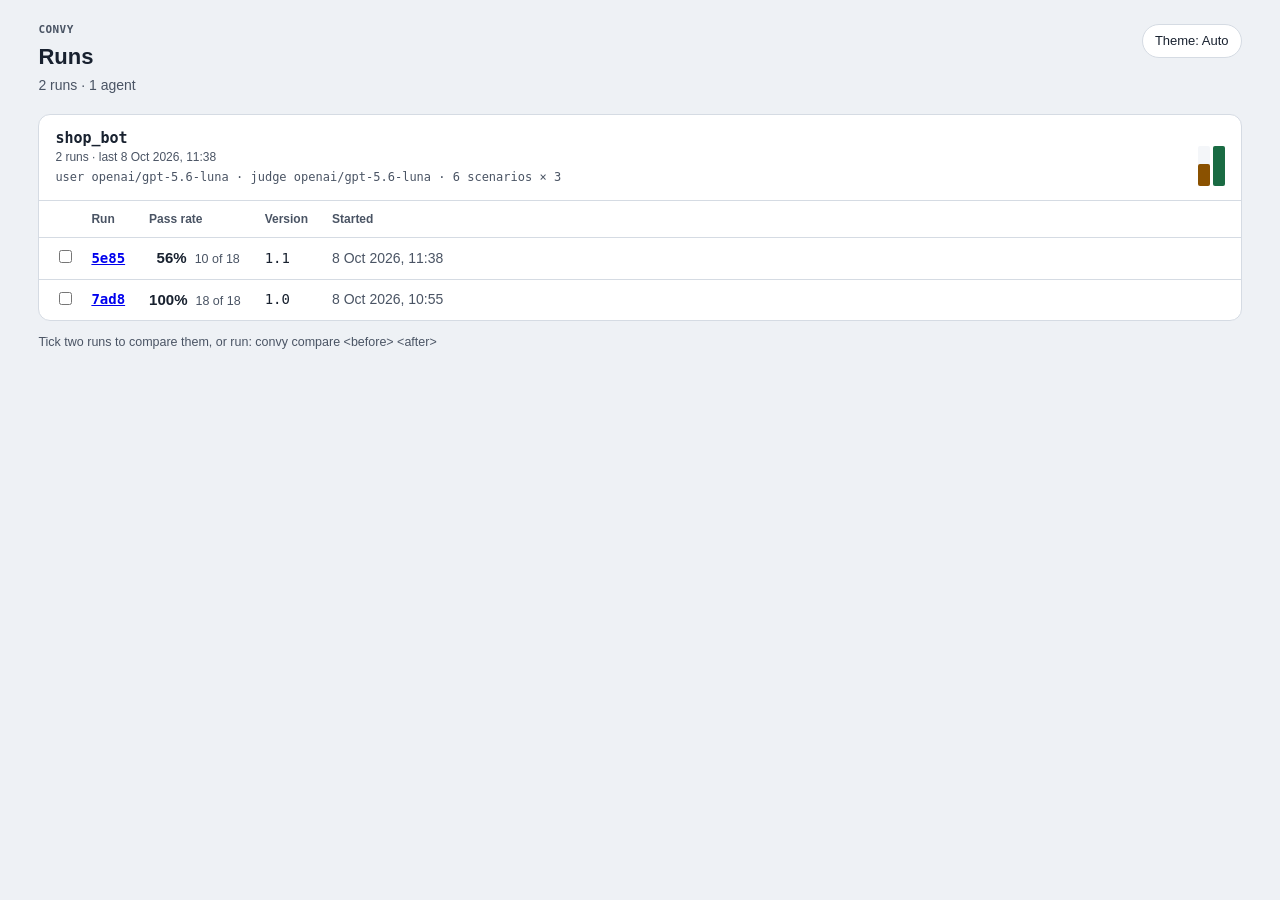
<file: examples/shop/results/index.html>
<!doctype html>
<html lang="en">
<head>
<meta charset="utf-8">
<meta name="viewport" content="width=device-width, initial-scale=1">
<title>Runs · convy</title>
<link rel="icon" href="data:image/svg+xml,<svg xmlns='http://www.w3.org/2000/svg' viewBox='0 0 100 100'><rect width='100' height='100' rx='20' fill='%2318212f'/><circle cx='50' cy='50' r='28' fill='none' stroke='%23eef1f5' stroke-width='17'/><circle cx='50' cy='50' r='10' fill='%235fc48a'/></svg>">
<style>
:root {
  --page: #eef1f5; --surface: #ffffff; --side: #f4f6f9; --ink: #18212f; --muted: #4a5464;
  --rule: #d5dbe3; --user: #eef1f5; --focus: #2c4a74; --thought: #7a4fc4;
  --cache: #5d85ce; --input: #3a4aa7; --output: #bc7c40; --thinking: #8d58b7;
  --pass: #1a6b43; --pass-bg: #e3f2ea; --fail: #b3261e; --fail-bg: #f8e3e1;
  --flaky: #8a5100; --flaky-bg: #f6ecd9; --none: #4a5464; --none-bg: #e2e7ee; --on-status: #ffffff;
  --sans: -apple-system, BlinkMacSystemFont, "Segoe UI Variable Text", "Segoe UI", Inter, Roboto, "Noto Sans", "Adwaita Sans", Cantarell, "Helvetica Neue", Arial, "Liberation Sans", "DejaVu Sans", sans-serif;
  --mono: ui-monospace, "SF Mono", "Cascadia Mono", "JetBrains Mono", Menlo, Consolas, monospace;
  color-scheme: light;
}
@media (prefers-color-scheme: dark) {
  :root:not([data-theme="light"]) {
    --page: #15181e; --surface: #171a21; --side: #1d212a; --ink: #e4e7ec; --muted: #a3abb8;
    --rule: #2e3440; --user: #232833; --focus: #9db4ff; --thought: #b69cf5;
    --cache: #7892d9; --input: #5061b3; --output: #b67f46; --thinking: #9970c4;
    --pass: #5fc48a; --pass-bg: #16301f; --fail: #ef7b70; --fail-bg: #3a1d1b;
    --flaky: #e0b155; --flaky-bg: #352a14; --none: #a3abb8; --none-bg: #262c36; --on-status: #171a21;
    color-scheme: dark;
  }
}
:root[data-theme="dark"] {
  --page: #15181e; --surface: #171a21; --side: #1d212a; --ink: #e4e7ec; --muted: #a3abb8;
  --rule: #2e3440; --user: #232833; --focus: #9db4ff; --thought: #b69cf5;
  --cache: #7892d9; --input: #5061b3; --output: #b67f46; --thinking: #9970c4;
  --pass: #5fc48a; --pass-bg: #16301f; --fail: #ef7b70; --fail-bg: #3a1d1b;
  --flaky: #e0b155; --flaky-bg: #352a14; --none: #a3abb8; --none-bg: #262c36; --on-status: #171a21;
  color-scheme: dark;
}
* { box-sizing: border-box; }
body { margin: 0; background: var(--page); color: var(--ink); font: 14px/1.5 var(--sans); }
.page { max-width: 1680px; margin: 0 auto; padding: 24px clamp(16px, 3vw, 40px) 48px; }
.mono { font-family: var(--mono); }
.hint { color: var(--muted); font-size: 12.5px; margin: 12px 0 0; }
.muted { color: var(--muted); }
.top { display: flex; flex-wrap: wrap; align-items: flex-start; gap: 12px 16px; margin-bottom: 18px; }
.top > div:first-child { flex: 1 1 320px; min-width: 0; }
.eyebrow { font: 600 11px/1 var(--mono); color: var(--muted); letter-spacing: .04em; }
.eyebrow a { color: inherit; }
h1 { font-size: 22px; line-height: 1.25; margin: 8px 0 4px; font-weight: 650; overflow-wrap: anywhere; }
.meta { color: var(--muted); margin: 0; }
button { font: inherit; color: inherit; }
:focus-visible { outline: 2px solid var(--focus); outline-offset: 2px; }
.theme { flex: none; display: inline-flex; align-items: center; gap: 6px; padding: 6px 12px; border: 1px solid var(--rule); border-radius: 999px; background: var(--surface); cursor: pointer; font-size: 13px; }
.panel { background: var(--surface); border: 1px solid var(--rule); border-radius: 12px; }

/* status icon, badge */
.si { display: inline-grid; place-items: center; width: 18px; height: 18px; border-radius: 50%; color: var(--on-status); font: 800 11px/1 var(--sans); flex: none; }
/* a status's colour, wherever a mark carries one: an icon, a square, a key, a bar */
:is(.si, .sq, .key, .fill, .meter > span).passing { background: var(--pass); }
:is(.si, .sq, .key, .fill, .meter > span).failing { background: var(--fail); }
:is(.si, .sq, .key, .fill, .meter > span).flaky { background: var(--flaky); }
:is(.si, .sq, .key, .fill, .meter > span).none { background: var(--none); }
.badge { display: inline-flex; align-items: center; gap: 6px; padding: 3px 10px 3px 4px; border-radius: 999px; font-size: 13px; font-weight: 650; white-space: nowrap; }
.badge.passing { background: var(--pass-bg); color: var(--pass); } .badge.failing { background: var(--fail-bg); color: var(--fail); }
.badge.flaky { background: var(--flaky-bg); color: var(--flaky); } .badge.none { background: var(--none-bg); color: var(--none); }

/* tiles */
.tiles { display: grid; grid-template-columns: repeat(auto-fit, minmax(170px, 1fr)); gap: 1px; background: var(--rule); border: 1px solid var(--rule); border-radius: 12px; overflow: hidden; }
.tile { background: var(--surface); padding: 14px 16px; display: flex; flex-direction: column; gap: 3px; min-width: 0; }
.tile .l { font-size: 12.5px; color: var(--muted); }
.tile .v { font-size: 28px; font-weight: 700; letter-spacing: -.02em; line-height: 1.1; white-space: nowrap; }
.tile .v small { font-size: 14px; font-weight: 500; color: var(--muted); letter-spacing: 0; margin-left: 6px; }
.tile .s { font-size: 12.5px; color: var(--muted); font-variant-numeric: tabular-nums; }

/* table */
.tools { display: flex; flex-wrap: wrap; align-items: center; gap: 8px 16px; margin: 32px 0 10px; }
.tools h2 { font-size: 16px; font-weight: 650; margin: 0 auto 0 0; }
input[type=search] { font: inherit; color: var(--ink); background: var(--surface); border: 1px solid var(--rule); border-radius: 8px; padding: 6px 10px; width: 220px; max-width: 100%; }
.scroll { overflow-x: auto; }
table { border-collapse: collapse; width: 100%; }
th { font-size: 12px; font-weight: 600; color: var(--muted); text-align: left; padding: 8px 12px; border-bottom: 1px solid var(--rule); white-space: nowrap; }
td { padding: 10px 12px; border-bottom: 1px solid var(--rule); vertical-align: middle; }
tbody tr.row { cursor: pointer; }
tbody tr.row:hover td { background: var(--side); }
.n { text-align: right; font-variant-numeric: tabular-nums; white-space: nowrap; }
.metric { font-size: 15px; font-weight: 650; }
.metric small { display: block; font-size: 12px; font-weight: 400; color: var(--muted); }
.open { all: unset; cursor: pointer; font-family: var(--mono); font-size: 13.5px; white-space: nowrap; }
.open:focus-visible { outline: 2px solid var(--focus); outline-offset: 2px; border-radius: 4px; }
.empty { color: var(--muted); padding: 24px 12px; }

/* attempt squares */
.squares { display: inline-flex; flex-wrap: wrap; gap: 3px; max-width: 207px; vertical-align: middle; }
.sq { width: 18px; height: 18px; border-radius: 4px; display: grid; place-items: center; font: 800 10px/1 var(--sans); color: var(--on-status); }
.sq.go { cursor: pointer; } .sq.at { outline: 2px solid var(--ink); outline-offset: 1px; }

/* the spread and change blocks */
.charts { display: grid; grid-template-columns: repeat(2, minmax(0, 1fr)); gap: 1px; background: var(--rule); border: 1px solid var(--rule); border-radius: 12px; overflow: hidden; margin-top: 14px; }
.chart { background: var(--surface); padding: 14px 16px; min-width: 0; }
.chart .empty { margin: 0; padding: 4px 0; font-size: 13px; }
.chart h3 { font-size: 12.5px; font-weight: 600; color: var(--muted); margin: 0 0 10px; }
.chart .scale { display: grid; grid-template-columns: minmax(0, 16ch) minmax(0, 1fr) var(--tail, 8ch); gap: 4px 12px; align-items: center; }
.chart .caption { font-size: 11.5px; color: var(--muted); margin: 6px 0 0; }
.chart .scale { font-size: 13px; color: var(--muted); margin-top: 4px; }
.chart .scale > span { font-size: 11px; }
.chart .scale > span:nth-child(2):not(.ticks) { display: flex; justify-content: space-between; }
.chart .scale .ticks { display: block; position: relative; height: 1.3em; }
.chart .scale .ticks > span { position: absolute; top: 0; transform: translateX(-50%); white-space: nowrap; font-variant-numeric: tabular-nums; }
.chart .scale .ticks > span:first-child { transform: none; } .chart .scale .ticks > span:last-child:not(:first-child) { transform: translateX(-100%); }
.chart.grid .ptrack { background-image: linear-gradient(to right, color-mix(in srgb, var(--rule) 70%, transparent) 1px, transparent 1px); background-size: var(--grid) 100%; }
.more { all: unset; display: inline-block; cursor: pointer; color: var(--focus); font-size: 12.5px; margin-top: 8px; }
.more:focus-visible { outline: 2px solid var(--focus); outline-offset: 2px; border-radius: 4px; }
@media (max-width: 760px) {
  .charts { grid-template-columns: minmax(0, 1fr); }
  .chart .scale { grid-template-columns: minmax(0, 1fr) var(--tail, 8ch); }
  .chart .scale > span:first-child { display: none; }
}

/* a lone panel takes the whole row */
.charts:has(> .chart:only-child) { grid-template-columns: minmax(0, 1fr); }

/* the statistic switch */
.switch { display: flex; flex-wrap: wrap; align-items: center; gap: 6px 10px; margin: 18px 0 0; font-size: 13px; color: var(--muted); }
.switch [role=group] { display: inline-flex; border: 1px solid var(--rule); border-radius: 999px; overflow: hidden; background: var(--surface); }
.switch button { all: unset; cursor: pointer; padding: 4px 12px; color: var(--ink); }
.switch button + button { border-left: 1px solid var(--rule); }
.switch button[aria-pressed="true"] { background: var(--focus); color: var(--surface); font-weight: 650; }
.switch button:focus-visible { outline: 2px solid var(--focus); outline-offset: -2px; }

/* the key of a colour */
.key { display: inline-block; width: 9px; height: 9px; border-radius: 2px; margin-right: 5px; vertical-align: -1px; }

/* tokens by turn and by part: parts apart by a 2px gap of the panel's surface */
.charts:empty { display: none; }
.seg { flex: 1 1 0; min-width: 0; min-height: 0; border-radius: 2px; }
.seg.cache, .key.cache { background: var(--cache); } .seg.input, .key.input { background: var(--input); }
.seg.output, .key.output { background: var(--output); } .seg.thinking, .key.thinking { background: var(--thinking); }
.chart .ptrack { display: flex; flex-direction: column; justify-content: center; gap: 3px; min-height: 16px; }

/* a change from before */
.delta { font-size: 15px; font-weight: 650; font-variant-numeric: tabular-nums; }
.delta.good { color: var(--pass); } .delta.bad { color: var(--fail); } .delta.same, .delta.noise, .delta.none { color: var(--muted); }

/* a panel's message, the page's controls */
.lede { margin: -4px 0 10px; font-size: 14px; font-weight: 550; color: var(--ink); }
.controls { flex: 0 1 auto; display: flex; flex-wrap: wrap; align-items: center; justify-content: flex-end; gap: 10px 14px; }
.controls .switch { margin: 0; }

/* the tooltip, and the parts of a bar fading beside the one pointed at */
.tip { position: fixed; z-index: 10; max-width: 340px; padding: 6px 10px; border-radius: 8px; background: var(--ink); color: var(--surface); font-size: 12.5px; line-height: 1.4; pointer-events: none; box-shadow: 0 4px 14px rgb(0 0 0 / .25); font-variant-numeric: tabular-nums; }
[data-tip] { cursor: default; }
.pbar:hover > .seg, .meter:hover > span, .bars:hover .seg { opacity: .35; transition: opacity .12s; }
.pbar:hover > .seg:hover, .meter:hover > span:hover, .bars:hover .seg:hover { opacity: 1; }
@media (prefers-reduced-motion: reduce) { .pbar .seg, .meter > span, .bars .seg { transition: none; } }

.group { margin-top: 14px; overflow: hidden; }
.ghead { display: flex; flex-wrap: wrap; justify-content: space-between; align-items: flex-end; gap: 12px 24px; padding: 14px 16px; border-bottom: 1px solid var(--rule); }
.ghead > div:first-child { min-width: 0; }
.ghead h2 { margin: 0; font: 650 15px/1.3 var(--mono); overflow-wrap: anywhere; }
.sub { display: block; font-size: 12px; color: var(--muted); font-weight: 400; }
.setup { font-family: var(--mono); overflow-wrap: anywhere; margin-top: 2px; }
.strip { display: flex; align-items: flex-end; gap: 3px; height: 40px; max-width: 100%; overflow-x: auto; }
.strip .bar { flex: none; width: 12px; height: 40px; display: flex; align-items: flex-end; border-radius: 2px; background: var(--side); }
.strip .fill { width: 100%; border-radius: 2px; }
.strip .fill.unfinished { background: transparent; border: 1.5px solid var(--muted); min-height: 6px; }
.strip .brk { flex: none; width: 2px; height: 40px; margin: 0 3px; border-radius: 1px; background: var(--muted); }
.group th, .group td { padding: 9px 12px; white-space: nowrap; }
.group th:first-child, .group td:first-child { padding-left: 16px; padding-right: 4px; }
.group .rest { width: 100%; }  /* the columns keep to the left */
.group tbody tr:last-child td { border-bottom: 0; }
.group tr.change td { padding-top: 0; color: var(--focus); font-size: 12.5px; font-family: var(--mono); white-space: normal; overflow-wrap: anywhere; }
.group tr:has(+ tr.change) td { border-bottom: 0; }
.rate strong { display: inline-block; min-width: 4.5ch; text-align: right; font-size: 15px; }
.rate .muted { margin-left: 8px; font-size: 12.5px; }
.errors { color: var(--fail); }
.group .more { display: block; box-sizing: border-box; width: 100%; margin: 0; padding: 10px 16px; border-top: 1px solid var(--rule); }
.cmp { position: sticky; bottom: 12px; margin-top: 14px; display: flex; flex-wrap: wrap; align-items: center; gap: 10px; padding: 10px 14px; background: var(--side); border: 1px solid var(--focus); border-radius: 10px; }
.cmp:empty { display: none; }
.cmp code { font-family: var(--mono); background: var(--surface); padding: 3px 8px; border-radius: 6px; overflow-wrap: anywhere; }
</style>
<script>
// Every number and decision comes from the data; this script only draws it.
// Everything from the data is added as text, never as HTML.

function el(tag, props = {}, ...children) {
  const node = document.createElement(tag);
  for (const [key, value] of Object.entries(props)) {
    if (value == null || value === false) continue;
    if (key.startsWith("aria-") || key.startsWith("data-") || key === "role" || key === "style") node.setAttribute(key, value);
    else node[key] = value;
  }
  node.append(...children.flat(Infinity).filter(child => child != null && child !== false && child !== ""));
  return node;
}

// The theme: Auto follows the system; the choice is kept where the browser allows it.
const THEMES = ["auto", "light", "dark"];
const NAMES = {auto: "Auto", light: "Light", dark: "Dark"};
function storedTheme() {
  try { return THEMES.includes(localStorage.getItem("convy-theme")) ? localStorage.getItem("convy-theme") : "auto"; }
  catch { return "auto"; }
}
let theme = storedTheme();
function applyTheme(button) {
  if (theme === "auto") document.documentElement.removeAttribute("data-theme");
  else document.documentElement.setAttribute("data-theme", theme);
  if (button) {
    button.textContent = `Theme: ${NAMES[theme]}`;
    button.setAttribute("aria-label", `Theme: ${NAMES[theme]}. Switch theme`);
  }
}
function themeButton() {
  const button = el("button", {className: "theme", type: "button"});
  button.addEventListener("click", () => {
    theme = THEMES[(THEMES.indexOf(theme) + 1) % THEMES.length];
    try { localStorage.setItem("convy-theme", theme); } catch { /* not kept: the next page opens in Auto */ }
    applyTheme(button);
  });
  applyTheme(button);
  return button;
}
applyTheme(null);

const SCENARIO = {passing: "Passing", failing: "Failing", flaky: "Flaky", none: "No verdict"};
const ATTEMPT = {passing: "Passed", failing: "Failed", none: "No verdict"};
const GLYPH = {passing: "✓", failing: "✕", flaky: "◐", none: "–"};

const kind = passed => passed == null ? "none" : passed ? "passing" : "failing";
const icon = result => el("span", {className: `si ${result}`, "aria-hidden": "true"}, GLYPH[result]);
const badge = (result, words = SCENARIO) => el("span", {className: `badge ${result}`}, icon(result), words[result]);
const plural = (n, word) => `${n} ${word}${n === 1 ? "" : "s"}`;
const pct = rate => rate == null ? "—" : `${Math.round(rate * 100)}%`;
const notTrusted = cut => cut ? ` · ${cut} not trusted` : "";
const secs = s => s == null ? "—" : s > 0 && s < 0.1 ? `${Math.round(s * 1000)} ms` : s < 10 ? `${s.toFixed(1)} s` : `${Math.round(s)} s`;
const count = n => n == null ? "—" : n < 1000 ? String(Math.round(n)) : n < 1e6 ? `${(n / 1e3).toFixed(n < 1e4 ? 1 : 0)}k` : `${(n / 1e6).toFixed(1)}M`;
const when = iso => new Date(iso).toLocaleString("en-GB", {dateStyle: "medium", timeStyle: "short"});
const STATUS = {running: "not finished", interrupted: "interrupted", finished: null};

// Squares, one per attempt: ✓, ✕ or – with its word in the title, the open attempt outlined, a
// click opening one. Not tab stops: the row's Open button and the window's tabs are the keyboard's.
function squares(marks, what, open, go) {
  return el("span", {className: "squares", role: "img", "aria-label": `${what}: ${marks.map(m => m.word).join(", ")}`},
    marks.map(m => {
      const square = el("span", {className: `sq ${m.result}${m.attempt === open ? " at" : ""}${go ? " go" : ""}`, title: `Attempt ${m.attempt}: ${m.word}`}, GLYPH[m.result]);
      if (go) square.addEventListener("click", event => { event.stopPropagation(); go(m.attempt); });
      return square;
    }));
}
const attemptMarks = attempts => attempts.map(a => ({attempt: a.attempt, result: kind(a.passed),
  word: a.cut ? "not trusted" : a.passed == null ? "no verdict" : a.passed ? "passed" : "failed"}));

function readAddress() {
  const hash = location.hash.slice(1), first = hash.split("&")[0];
  return new URLSearchParams(first && !first.includes("=") ? `id=${hash}` : hash);  // part 1's #<id>&attempt=<n>
}
const kept = {};  // the settings the address keeps, each unwritten at its default; a page adds its own
function writeAddress(params) {
  for (const [key, value] of Object.entries(kept)) { params.delete(key); if (value()) params.set(key, value()); }
  const hash = params.toString();
  history.replaceState(null, "", hash ? `#${hash}` : location.pathname + location.search);
}

// A panel with nothing to show, and the button that shows all of a panel's rows or fewer; `every`
// holds the panels showing all, by a key of the page's choice.
const every = new Set();
const emptyPanel = (title, text) => el("section", {className: "chart", "aria-label": title}, el("h3", {}, title), el("p", {className: "empty"}, text));
function moreButton(key, rows, redraw) {
  const all = every.has(key), button = el("button", {className: "more", type: "button"}, all ? "Show fewer" : `Show all ${rows}`);
  button.addEventListener("click", () => { all ? every.delete(key) : every.add(key); redraw(); });
  return button;
}

// A panel's message, in a line under its title.
function lede(section, text) {
  if (text) section.querySelector("h3").after(el("p", {className: "lede"}, text));
  return section;
}

// A scale from 0 that ends on a round value past `most`: its ticks are 1, 2 or 5 times a power of
// ten, four or five of them. Its panel's tracks draw a faint line at each tick.
function axis(most) {
  if (!(most > 0)) return {top: 0, step: 0, ticks: [0]};
  const rough = most / 4, power = 10 ** Math.floor(Math.log10(rough));
  const step = [1, 2, 5, 10].map(m => m * power).find(s => s >= rough);
  const top = Math.ceil(most / step - 1e-9) * step;
  return {top, step, ticks: Array.from({length: Math.round(top / step) + 1}, (_, i) => i * step)};
}
const gridStyle = a => a.step ? `--grid: ${a.step / a.top * 100}%` : null;
// The scale under a panel's rows: a label at each tick.
const scaleLine = (a, unit) => el("div", {className: "scale"}, el("span"),
  el("span", {className: "ticks"}, a.ticks.map(v => el("span", {style: `left: ${a.top ? v / a.top * 100 : 0}%`}, v ? unit(v) : "0"))), el("span"));

// The parts of tokens, their colours and their words.
const PARTS = ["cached", "input", "output", "thinking"];
const SEG = {cached: "cache", input: "input", output: "output", thinking: "thinking"};
const partWords = p => ({cached: "from the cache", input: p.cached == null ? "input" : "new input", output: "output", thinking: "thinking"});

// One tooltip for the page: what the mark under the pointer holds, as its data-tip says. The other
// parts of its bar fade while it is pointed at.
const tip = el("div", {className: "tip", role: "tooltip", hidden: true});
document.addEventListener("DOMContentLoaded", () => document.body.append(tip));
document.addEventListener("pointerover", event => {
  const mark = event.target instanceof Element ? event.target.closest("[data-tip]") : null;
  tip.hidden = !mark;
  if (mark) tip.textContent = mark.dataset.tip;
});
document.addEventListener("pointermove", event => {
  if (tip.hidden) return;
  tip.style.left = `${Math.max(8, Math.min(event.clientX + 14, innerWidth - tip.offsetWidth - 8))}px`;
  tip.style.top = `${event.clientY + 18 + tip.offsetHeight > innerHeight ? event.clientY - tip.offsetHeight - 10 : event.clientY + 18}px`;
});

</script>
</head>
<body>
<div class="page">
  <header id="head"></header>
  <div id="groups"></div>
  <div class="cmp" id="compare" aria-live="polite"></div>
  <p class="hint" id="hint"></p>
</div>
<script>
// The index: runs grouped by agent, newest first, with a strip of each agent's pass rates.
const DATA = {"runs":2,"agents":[{"agent":"shop_bot","rows":[{"run":{"id":"2026-10-08T14-38-03_5e85","short":"5e85","agent":"shop_bot","version":"1.1","started":"2026-10-08T14:38:03.904085+03:00","status":"finished","user":"openai/gpt-5.6-luna","judge":"openai/gpt-5.6-luna","k":3,"scenarios":6,"unreadable":0,"trust":0.0,"confident":false},"rate":0.5555555555555556,"passed":10,"judged":18,"cut":0,"errors":0,"result":"flaky","changes":[],"order":0,"report":"shop_bot/2026-10-08T14-38-03_5e85/report.html"},{"run":{"id":"2026-10-08T13-55-00_7ad8","short":"7ad8","agent":"shop_bot","version":"1.0","started":"2026-10-08T13:55:00.826209+03:00","status":"finished","user":"openai/gpt-5.6-luna","judge":"openai/gpt-5.6-luna","k":3,"scenarios":6,"unreadable":0,"trust":0.0,"confident":false},"rate":1.0,"passed":18,"judged":18,"cut":0,"errors":0,"result":"passing","changes":[],"order":1,"report":"shop_bot/2026-10-08T13-55-00_7ad8/report.html"}]}]};
const RUNS = 5, BARS = 40;
const opened = new Set();  // agents whose older runs show
let picked = [];  // the runs ticked to compare, in the order ticked

function header() {
  return el("div", {className: "top"},
    el("div", {}, el("div", {className: "eyebrow"}, "CONVY"), el("h1", {}, "Runs"),
      el("p", {className: "meta"}, DATA.runs ? `${plural(DATA.runs, "run")} · ${plural(DATA.agents.length, "agent")}` : "No runs yet. Run convy run <agent> and they appear here.")),
    el("div", {className: "controls"}, themeButton()));
}

// What the agent's newest run is measured with.
const setup = run => [`user ${run.user}`, `judge ${run.judge}`, `${plural(run.scenarios, "scenario")} × ${run.k}`, run.trust > 0 && `trust ${run.trust}`].filter(Boolean).join(" · ");

// The agent's runs, newest left: a bar per run as high as its pass rate, coloured by its result,
// and a line where the setup changed.
function strip(group) {
  const rows = group.rows.slice(0, BARS);
  return el("div", {className: "strip", "aria-hidden": "true"}, rows.flatMap((row, i) => {
    const bar = el("span", {className: "bar", title: `${row.run.short} · ${when(row.run.started)} · ${row.judged ? `${pct(row.rate)}, ${row.passed} of ${row.judged}` : "no verdict"}${STATUS[row.run.status] ? ` · ${STATUS[row.run.status]}` : ""}`},
      el("span", {className: `fill ${row.result}${row.run.status === "finished" ? "" : " unfinished"}`, style: `height: ${row.rate == null ? 3 : Math.max(3, row.rate * 40)}px`}));
    return i && rows[i - 1].changes.length ? [el("span", {className: "brk"}), bar] : [bar];
  }));
}

// A run's line, and under it what of the setup changed since the agent's run before.
function line(row) {
  const run = row.run, state = STATUS[run.status];
  const box = el("input", {type: "checkbox", checked: picked.includes(row), "aria-label": `Compare run ${run.short}`, "data-id": run.id});
  box.addEventListener("change", () => pick(row, box.checked, run.id));
  const tr = el("tr", {},
    el("td", {}, box),
    el("td", {}, el("a", {className: "mono", href: row.report}, el("strong", {}, run.short))),
    el("td", {className: "rate"}, el("strong", {}, pct(row.rate)), el("span", {className: "muted"}, `${row.passed} of ${row.judged}${notTrusted(row.cut)}`), row.errors > 0 && el("span", {className: "errors"}, ` · ${plural(row.errors, "error")}`)),
    el("td", {className: "mono"}, run.version || "—"),
    el("td", {className: "muted"}, when(run.started), state && ` · ${state}`),
    el("td", {className: "rest"}));
  return row.changes.length ? [tr, el("tr", {className: "change"}, el("td", {}), el("td", {colSpan: 5}, `Changed: ${row.changes.join(" · ")}`))] : [tr];
}

function section(group) {
  const all = opened.has(group.agent), older = group.rows.length - RUNS;
  const rows = all ? group.rows : group.rows.slice(0, RUNS);
  const more = older > 0 && el("button", {className: "more", type: "button"}, all ? "Show fewer runs" : `Show ${plural(older, "older run")}`);
  if (more) more.addEventListener("click", () => { all ? opened.delete(group.agent) : opened.add(group.agent); draw(() => document.querySelector(`section[aria-label="${CSS.escape(group.agent)}"] .more`)); });
  const newest = group.rows[0].run;
  return el("section", {className: "panel group", "aria-label": group.agent},
    el("div", {className: "ghead"},
      el("div", {}, el("h2", {}, group.agent), el("span", {className: "sub"}, `${plural(group.rows.length, "run")} · last ${when(newest.started)}`), el("span", {className: "sub setup"}, setup(newest))),
      strip(group)),
    el("div", {className: "scroll"}, el("table", {},
      el("thead", {}, el("tr", {}, el("th", {"aria-label": "Compare"}), el("th", {}, "Run"), el("th", {}, "Pass rate"), el("th", {}, "Version"), el("th", {}, "Started"), el("th", {className: "rest"}))),
      el("tbody", {}, rows.flatMap(line)))),
    more);
}

// Two ticked runs give the command that compares them, the older first; a third replaces the first.
function pick(row, on, id) {
  picked = picked.filter(r => r !== row);
  if (on) picked.push(row);
  if (picked.length > 2) picked.shift();
  draw(() => document.querySelector(`input[data-id="${CSS.escape(id)}"]`));
}
function compareBar() {
  const bar = document.getElementById("compare");
  if (picked.length < 2) return bar.replaceChildren();
  const [older, newer] = [...picked].sort((a, b) => b.order - a.order);
  const command = `convy compare ${older.run.id} ${newer.run.id}`;
  const code = el("code", {}, command);
  const copy = el("button", {className: "theme", type: "button"}, "Copy");
  copy.addEventListener("click", async () => {
    try { await navigator.clipboard.writeText(command); copy.textContent = "Copied"; setTimeout(() => { copy.textContent = "Copy"; }, 2000); }
    catch { getSelection().selectAllChildren(code); copy.textContent = "Select and copy"; setTimeout(() => { copy.textContent = "Copy"; }, 2000); }  // no clipboard here: the command is selected to copy by hand
  });
  bar.replaceChildren(el("span", {}, "Compare them:"), code, copy);
}

// Redraws everything, then puts back the sideways scroll and the focus (find() gives the element to focus).
function draw(find) {
  const groups = document.getElementById("groups");
  const left = [...groups.querySelectorAll(".scroll")].map(div => div.scrollLeft);
  groups.replaceChildren(...(DATA.agents.length ? DATA.agents.map(section) : [el("p", {className: "empty"}, "Nothing to list.")]));
  groups.querySelectorAll(".scroll").forEach((div, i) => { div.scrollLeft = left[i] || 0; });
  compareBar();
  if (find) find()?.focus();
}

document.getElementById("head").replaceChildren(header());
document.getElementById("hint").textContent = "Tick two runs to compare them, or run: convy compare <before> <after>";
draw();
</script>
</body>
</html>
</file>
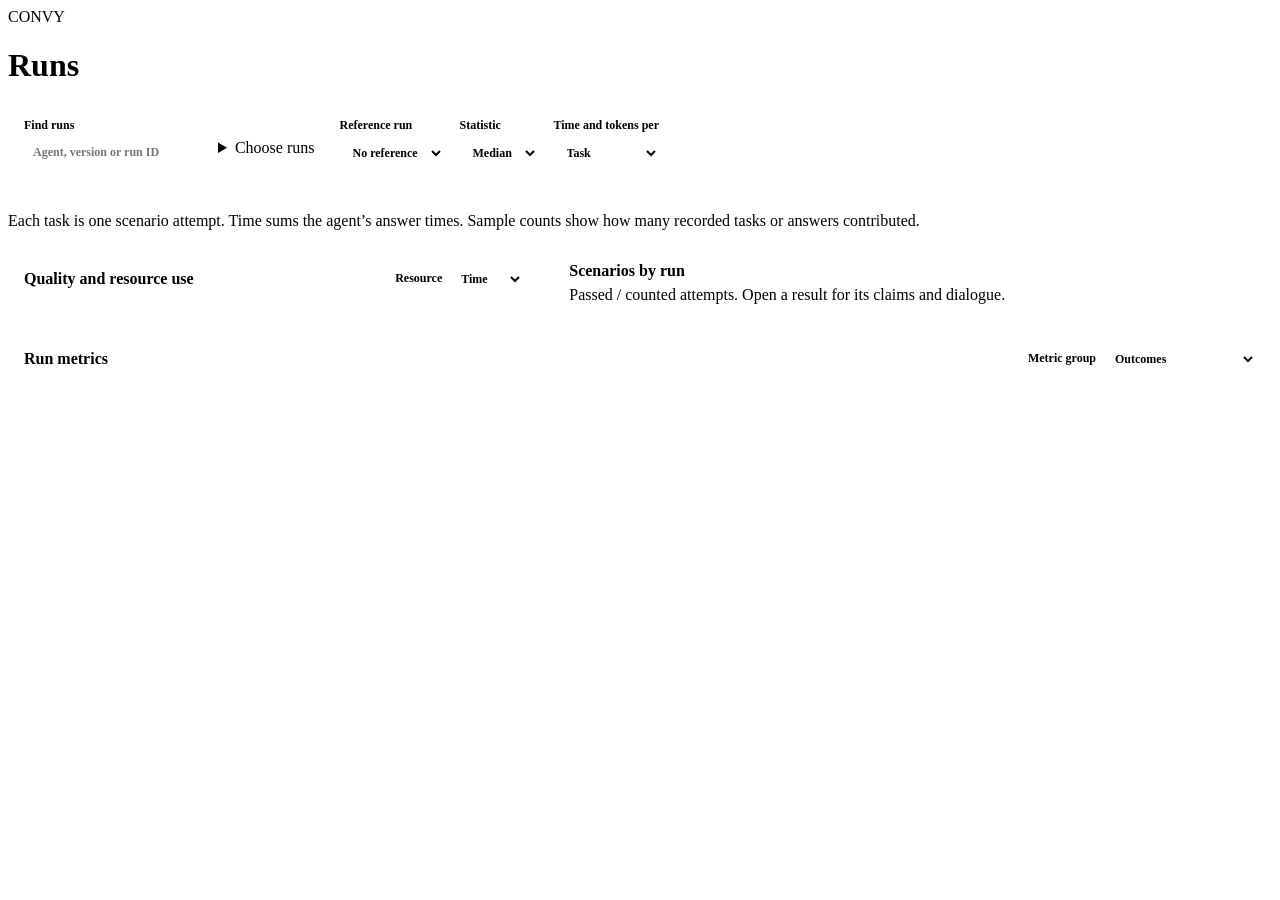
<file: src/convy/pages/index.html>
<!doctype html>
<html lang="en">
<head>
<meta charset="utf-8">
<meta name="viewport" content="width=device-width, initial-scale=1">
<title>Runs · convy</title>
<link rel="icon" href="data:image/svg+xml,/*include icon.svg*/">
<style>
/*include base.css*/
.toolbar, .panelhead { display: flex; flex-wrap: wrap; align-items: end; gap: 10px 16px; }
.toolbar { padding: 12px 16px; }
.toolbar label, .panelhead label { display: grid; gap: 3px; min-width: 0; color: var(--muted); font-size: 12px; font-weight: 600; }
.toolbar select, .panelhead select, .toolbar input[type=search], .choose summary {
  max-width: 100%; height: 34px; padding: 5px 9px; background: var(--surface); color: var(--ink);
  border: 1px solid var(--rule); border-radius: 7px; font: 14px var(--sans);
}
#reference { max-width: min(280px, 100%); }
summary, select { cursor: pointer; }
a { color: var(--focus); text-underline-offset: 3px; }
.choose { position: relative; }
.choose summary { align-content: center; }
.choices { position: absolute; z-index: 4; top: calc(100% + 4px); left: 0; width: max-content; max-width: min(420px, 76vw);
  max-height: 320px; overflow: auto; padding: 8px; background: var(--surface); border: 1px solid var(--rule); border-radius: 8px; }
.choices label { display: flex; align-items: baseline; padding: 4px; font: 13px var(--mono); overflow-wrap: anywhere; cursor: pointer; color: var(--ink); }
input[type=checkbox] { accent-color: var(--focus); }
#scope { margin: 14px 0 7px; font-size: 13px; color: var(--muted); }
.runlist { overflow: hidden; }
.runlist td { white-space: nowrap; font-variant-numeric: tabular-nums; }
.runlist small, .matrix small { display: block; font-size: 12px; color: var(--muted); font-weight: 400; }
thead { background: var(--side); }
tbody tr:last-child > * { border-bottom: 0; }
th button { padding: 3px 0; background: transparent; border: 0; cursor: pointer; font: inherit; color: inherit; }
th button:hover { text-decoration: underline; }
th[aria-sort] button { color: var(--ink); }
.runlist .identity { white-space: normal; min-width: 135px; overflow-wrap: anywhere; }
.identity a { font: 650 14px var(--mono); }
.identity small { font-family: var(--mono); }
.runlist .refrow { box-shadow: inset 3px 0 var(--focus); }
.setup dl { margin: 6px 0 0; font-size: 12px; display: grid; grid-template-columns: max-content minmax(90px,1fr); gap: 2px 8px; }
.setup dt { color: var(--muted); }
.setup dd { margin: 0; white-space: normal; overflow-wrap: anywhere; }
.runlist .reason { white-space: normal; min-width: 14ch; max-width: 24ch; }
.panels { display: grid; grid-template-columns: minmax(300px, .85fr) minmax(0, 1.15fr); gap: 14px; align-items: start; margin-top: 18px; }
.panels section { min-width: 0; overflow: hidden; }
.panelhead { align-items: center; justify-content: space-between; padding: 14px 16px 6px; }
.panelhead h2 { font-size: 16px; margin: 0; }
.panelhead label { display: flex; align-items: center; gap: 6px; }
.panels .hint { margin: 0; padding: 0 16px 10px; }
#plot svg { display: block; width: 100%; height: 218px; }
#plot line { stroke: var(--rule); }
#plot text { fill: var(--muted); font: 12px var(--sans); }
#plot .point { fill: var(--focus); stroke: var(--surface); stroke-width: 1.5; }
#plot .refpoint { fill: var(--surface); stroke: var(--focus); stroke-width: 2.5; }
#plot a:focus .point, #plot a:hover .point { stroke: var(--ink); stroke-width: 3; }
#plot .idlabel { font: 11px var(--mono); fill: var(--ink); paint-order: stroke; stroke: var(--surface); stroke-width: 3; }
.matrix tbody th, .matrix thead th:first-child { position: sticky; left: 0; z-index: 1; background: var(--surface); border-right: 1px solid var(--rule); }
.matrix tbody th { font-family: var(--mono); color: var(--ink); white-space: normal; overflow-wrap: anywhere; min-width: 120px; max-width: 240px; }
.matrix td { padding: 5px; text-align: center; font-variant-numeric: tabular-nums; }
.matrix thead th:not(:first-child) { text-align: center; }
.cell { display: block; min-width: 82px; padding: 4px 6px; border-radius: 5px; font-weight: 600; text-decoration: none; }
.cell:hover { text-decoration: underline; }
.cell.passing { background: var(--pass-bg); color: var(--pass); }
.cell.failing { background: var(--fail-bg); color: var(--fail); }
.cell.flaky { background: var(--flaky-bg); color: var(--flaky); }
.cell.none { background: var(--none-bg); color: var(--none); }
.metricpanel { margin-top: 14px; overflow: hidden; }
.metricpanel .panelhead { justify-content: flex-start; }
.metricpanel .panelhead h2 { margin-right: auto; }
.metricpanel .panelhead [hidden] { display: none; }
.metricpanel .hint { margin: 0; padding: 0 16px 10px; }
.metricpanel .matrix tbody th { font-family: var(--sans); max-width: min(32vw, 260px); }
.metricpanel .matrix td, .metricpanel .matrix thead th:not(:first-child) { text-align: right; padding: 5px 12px; }
.metricpanel .matrix td { min-width: 105px; white-space: nowrap; }
.metricpanel .matrix thead th:not(:first-child) { white-space: normal; overflow-wrap: anywhere; }
.metricpanel meter { display: block; margin-left: auto; width: 68px; height: 9px; }
#callname { max-width: min(36ch, 60vw); }
.empty { margin: 0; }
@media (max-width: 960px) { .panels { grid-template-columns: minmax(0, 1fr); } }
@media (max-width: 600px) {
  .toolbar { gap: 8px; }
  .toolbar > label { flex: 1 1 135px; }
  .toolbar input[type=search] { width: 100%; }
  .choices { position: static; }
}
</style>
<script>
/*include base.js*/
</script>
</head>
<body>
<main class="page">
  <header class="top">
    <div><div class="eyebrow">CONVY</div><h1>Runs</h1><p id="summary" class="meta"></p></div>
    <div id="theme"></div>
  </header>
  <div id="workspace">
    <div class="toolbar panel" aria-label="Workspace settings" role="group">
      <label>Find runs<input id="search" type="search" placeholder="Agent, version or run ID"></label>
      <details class="choose" id="choose"><summary>Choose runs</summary><div class="choices" id="choices"></div></details>
      <label>Reference run<select id="reference"><option value="">No reference</option></select></label>
      <label>Statistic<select id="stat"><option value="p50">Median</option><option value="mean">Mean</option></select></label>
      <label>Time and tokens per<select id="unit"><option value="task">Task</option><option value="answer">Answer</option></select></label>
    </div>
    <p id="scope" role="status"></p>
    <div class="runlist panel"><div class="scroll" tabindex="0" role="region" aria-label="Run measurements"><table aria-label="Run measurements"><thead id="columns"></thead><tbody id="rows"></tbody></table></div></div>
    <p class="hint">Each task is one scenario attempt. Time sums the agent’s answer times. Sample counts show how many recorded tasks or answers contributed.</p>
    <div class="panels">
      <section class="panel" aria-labelledby="plothead">
        <div class="panelhead"><h2 id="plothead">Quality and resource use</h2>
          <label>Resource<select id="resource"><option value="seconds">Time</option><option value="tokens">Tokens</option></select></label></div>
        <p class="hint" id="plotnote"></p>
        <div id="plot"></div>
      </section>
      <section class="panel" aria-labelledby="matrixhead">
        <div class="panelhead"><h2 id="matrixhead">Scenarios by run</h2></div>
        <p class="hint">Passed / counted attempts. Open a result for its claims and dialogue.</p>
        <div class="scroll" tabindex="0" role="region" aria-label="Scenario results"><table class="matrix" id="matrix" aria-label="Scenario results by run"></table></div>
      </section>
    </div>
    <section class="panel metricpanel" aria-labelledby="metrichead">
      <div class="panelhead"><h2 id="metrichead">Run metrics</h2>
        <label>Metric group<select id="metricgroup">
          <option value="outcomes">Outcomes</option><option value="rates">Scenario pass rates</option>
          <option value="resources">Resource distributions</option><option value="parts">Token composition</option>
          <option value="calls">Named calls</option>
        </select></label>
        <label hidden>Measure<select id="resourcefield">
          <option value="attempt_seconds">Time / task (s)</option><option value="seconds">Time / answer (s)</option>
          <option value="attempt_tokens">Tokens / task</option><option value="tokens">Tokens / answer</option>
          <option value="tool_calls">Tool calls / task</option>
        </select></label>
        <label hidden>Call name<select id="callname"></select></label>
      </div>
      <p class="hint" id="metricnote"></p>
      <div class="scroll" tabindex="0" role="region" aria-label="Run metrics">
        <table class="matrix" id="metrics" aria-labelledby="metrichead" aria-describedby="metricnote"></table>
      </div>
    </section>
  </div>
</main>
<script>
const DATA = __DATA__;
const $ = id => document.getElementById(id);
const rows = DATA.rows;
const excluded = new Set();
const suffixCounts = new Map();
for (const {run} of rows) suffixCounts.set(run.short, (suffixCounts.get(run.short) ?? 0) + 1);
const runLabel = row => suffixCounts.get(row.run.short) === 1 ? row.run.short : row.run.id;
const identity = row => [row.run.agent, row.run.version, runLabel(row)].filter(Boolean).join(" · ");
const number = new Intl.NumberFormat("en", {maximumSignificantDigits: 8});
const planned = row => row.run.scenarios * row.run.k;
const unit = () => $("unit").value;
const statistic = () => $("stat").selectedOptions[0].text;
function spread(row, metric) {
  if (metric === "tools") return row.numbers.tool_calls;
  return row.numbers[(unit() === "task" ? "attempt_" : "") + metric];
}
const value = (row, metric) => spread(row, metric)?.[$("stat").value] ?? null;
function measurement(row, metric) {
  const data = spread(row, metric), n = value(row, metric);
  const population = metric === "tools" ? "task" : unit();
  const total = population === "task" ? row.numbers.attempts : row.numbers.seconds?.n ?? 0;
  return el("td", {className: "n"}, el("strong", {title: n == null ? "No measurements" : String(n)},
    n == null ? "—" : number.format(n) + (metric === "seconds" ? " s" : "")),
    el("small", {}, `${data?.n ?? 0}/${plural(total, population)}`));
}
function setupCell(row) {
  return el("td", {className: "setup"}, el("details", {},
    el("summary", {}, `Setup ${row.setup + 1}`),
    el("dl", {}, Object.entries(DATA.setups[row.setup]).map(([name, n]) => [el("dt", {}, name), el("dd", {}, n === "" ? "Not recorded" : String(n))]))),
    el("small", {}, `${plural(row.run.scenarios, "scenario")} × ${row.run.k}`));
}

function difference(row, reference) {
  if (row === reference) return "Reference";
  const setup = DATA.setups[row.setup], base = DATA.setups[reference.setup];
  const changed = Object.keys(setup).filter(key => setup[key] !== base[key]);
  if (changed.length) return "Different " + changed.map(key => key.toLowerCase()).join(", ");
  if (row.quality_note || reference.quality_note) return row.quality_note || reference.quality_note;
  const points = (row.rate - reference.rate) * 100;
  const magnitude = Math.abs(points);
  const label = magnitude > 0 && magnitude < 0.01 ? "<0.01" : magnitude.toLocaleString("en", {maximumFractionDigits: 2});
  return el("span", {title: points + " percentage points"}, (points > 0 ? "+" : points < 0 ? "−" : "") + label + " pp");
}

const order = {key: "started", direction: -1};
const sortValues = {
  run: row => identity(row),
  started: row => Date.parse(row.run.started),
  progress: row => row.numbers.attempts / (planned(row) || 1),
  rate: row => row.rate,
  seconds: row => value(row, "seconds"),
  tokens: row => value(row, "tokens"),
  tools: row => value(row, "tools"),
  setup: row => row.setup + 1,
};
function sortRows(a, b) {
  const get = sortValues[order.key], x = get(a), y = get(b);
  if (x == null || y == null) return Number(x == null) - Number(y == null);
  return order.direction * (typeof x === "string" ? x.localeCompare(y) : x - y);
}
function sortHead(key, name) {
  const active = key === order.key;
  const button = el("button", {type: "button", "data-sort": key}, name,
    active && el("span", {"aria-hidden": "true"}, order.direction > 0 ? " ↑" : " ↓"));
  button.onclick = () => {
    order.direction = active ? -order.direction : key === "started" || key === "rate" ? -1 : 1;
    order.key = key;
    draw();
    $("columns").querySelector(`[data-sort="${key}"]`).focus();
  };
  return el("th", {scope: "col", className: ["rate","progress","seconds","tokens","tools"].includes(key) ? "n" : "",
    "aria-sort": active ? (order.direction > 0 ? "ascending" : "descending") : null}, button);
}
function table(list, reference) {
  const columns = [sortHead("run","Run"), sortHead("started","Started"), sortHead("progress","Progress"),
    sortHead("rate","Passed"), reference && el("th", {scope: "col"}, "Observed difference"),
    sortHead("seconds", `Time / ${unit()}`), sortHead("tokens", `Tokens / ${unit()}`), sortHead("tools","Tools / task"), sortHead("setup","Evaluation")];
  $("columns").replaceChildren(el("tr", {}, columns));
  $("rows").replaceChildren(...list.map(row => el("tr", {className: row === reference ? "refrow" : ""},
    el("td", {className: "identity"}, el("a", {href: row.report, title: row.run.id, "aria-label": `Open report for ${identity(row)}`}, row.run.agent),
      el("small", {}, [row.run.version, runLabel(row)].filter(Boolean).join(" · "))),
    el("td", {}, el("time", {dateTime: row.run.started, title: row.run.started}, when(row.run.started)),
      el("small", {}, row.run.status)),
    el("td", {className: "n"}, `${row.numbers.attempts}/${planned(row)}`, el("small", {}, "recorded"),
      row.errors > 0 && el("small", {}, plural(row.errors, "error")),
      row.run.unreadable > 0 && el("small", {}, `${row.run.unreadable} unreadable`)),
    el("td", {className: "n"}, el("strong", {}, pct(row.rate)), el("small", {}, `${row.passed}/${row.judged} counted`)),
    reference && el("td", {className: "reason"}, difference(row, reference)),
    ...["seconds","tokens","tools"].map(metric => measurement(row, metric)), setupCell(row))));
  if (!list.length) $("rows").append(el("tr", {}, el("td", {colSpan: columns.filter(Boolean).length, className: "empty"}, "No runs in scope. Clear the search or include a run.")));
}

function svg(tag, attrs, text) {
  const node = document.createElementNS("http://www.w3.org/2000/svg", tag);
  for (const [key, val] of Object.entries(attrs)) node.setAttribute(key, val);
  if (text != null) node.textContent = text;
  return node;
}
function scatter(list, reference) {
  const key = $("resource").value, time = key === "seconds";
  const points = list.filter(row => row.rate != null && value(row, key) != null);
  const label = `${statistic()} ${time ? "time (s)" : "tokens"} / ${unit()}`;
  const caption = [`${points.length} of ${plural(list.length, "run")} measured`];
  if (points.includes(reference)) caption.push("Outlined point = reference");
  $("plotnote").textContent = caption.join(" · ");
  if (!points.length) {
    $("plot").replaceChildren(el("p", {className: "empty"}, "No run in scope has both a verdict and this measurement."));
    return;
  }
  const width = $("plot").clientWidth, left = 51, right = width - 30;
  const scale = axis(points.reduce((top, row) => Math.max(top, value(row, key)), 0));
  const x = n => left + (right - left) * n / (scale.top || 1), y = rate => 163 - 130 * rate;
  const graph = svg("svg", {viewBox: `0 0 ${width} 218`, role: "group", "aria-label": `Passing attempts versus ${label}`});
  graph.append(svg("text", {x: left, y: 17}, "Passing attempts"));
  for (const p of [0, .25, .5, .75, 1]) {
    graph.append(svg("line", {x1: left, x2: right, y1: y(p), y2: y(p)}),
      svg("text", {x: left - 8, y: y(p) + 4, "text-anchor": "end"}, pct(p)));
  }
  for (const tick of scale.ticks) {
    graph.append(svg("line", {x1: x(tick), x2: x(tick), y1: y(0), y2: y(0) + 4}),
      svg("text", {x: x(tick), y: 184, "text-anchor": "middle"}, number.format(tick)));
  }
  graph.append(svg("text", {x: (left + right) / 2, y: 205, "text-anchor": "middle"}, label));
  const labels = [];
  for (const row of points) {
    const n = value(row, key), cx = x(n), cy = y(row.rate);
    const description = `${identity(row)} · ${row.passed}/${row.judged} passed · ${label} ${number.format(n)}`;
    const link = svg("a", {href: row.report, "aria-label": description});
    link.append(svg("title", {}, description), svg("circle", {cx, cy, r: row === reference ? 8 : 5,
      class: row === reference ? "point refpoint" : "point"}));
    // Keep overlapping points at their measured coordinates. Every value also has a table row.
    const span = runLabel(row).length * 7 + 8;
    const lx = cx + span > right ? cx - span : cx + 8;
    if (labels.every(([a, b, h]) => Math.abs(h - cy) > 14 || a > lx + span || b < lx)) {
      link.append(svg("text", {x: lx, y: cy - 6, class: "idlabel"}, runLabel(row)));
      labels.push([lx, lx + span, cy]);
    }
    graph.append(link);
  }
  $("plot").replaceChildren(graph);
}
function comparisonHead(list, label) {
  return el("thead", {}, el("tr", {}, el("th", {scope: "col"}, label),
    list.map(row => el("th", {scope: "col"}, el("a", {href: row.report, title: identity(row)}, runLabel(row)),
      el("small", {}, [row.run.agent, row.run.version].filter(Boolean).join(" · "))))));
}
function matrix(list) {
  const scenarios = new Map();
  for (const row of list) {
    for (const cell of row.scenarios) {
      if (!scenarios.has(cell.id)) scenarios.set(cell.id, new Map());
      scenarios.get(cell.id).set(row, cell);
    }
  }
  const body = el("tbody");
  for (const id of [...scenarios.keys()].sort()) {
    const cells = scenarios.get(id);
    const edited = new Set([...cells.values()].map(cell => cell.revision)).size > 1;
    body.append(el("tr", {}, el("th", {scope: "row"}, id),
      list.map(row => {
        const c = cells.get(row);
        if (!c) return el("td", {className: "muted"}, "Absent");
        const result = !c.judged ? "none" : !c.passed ? "failing" : c.passed === c.judged ? "passing" : "flaky";
        const outcome = c.judged ? `${c.passed}/${c.judged}` : "No verdict";
        return el("td", {}, el("a", {className: "cell " + result, href: row.report + "#" + new URLSearchParams({id}),
          "aria-label": `${id}, ${identity(row)}, ${outcome}, ${c.recorded} recorded${edited ? ", revision " + c.revision : ""}`},
          outcome, edited && el("small", {}, `Revision ${c.revision}`),
          c.recorded < row.run.k && el("small", {}, `${c.recorded}/${row.run.k} recorded`)));
      })));
  }
  if (!scenarios.size) body.append(el("tr", {}, el("td", {className: "empty", colSpan: list.length + 1}, "No scenarios in scope.")));
  $("matrix").replaceChildren(comparisonHead(list, "Scenario"), body);
}

/*include metrics.js*/

let shown = [], reference = null;
function draw() {
  const query = $("search").value.trim().toLowerCase();
  shown = rows.filter(row => !excluded.has(row) && [identity(row), row.run.id].join(" ").toLowerCase().includes(query)).sort(sortRows);
  reference = shown.find(row => row.report === $("reference").value);
  const setupCount = new Set(shown.map(row => row.setup)).size;
  $("scope").textContent = `${shown.length} of ${plural(rows.length, "run")} in scope · ${plural(setupCount, "recorded setup")}`
    + ($("reference").value && !reference ? " · Reference is outside this scope" : "");
  table(shown, reference);
  scatter(shown, reference);
  matrix(shown);
  runMetrics(shown);
}
$("theme").append(themeButton());
$("summary").textContent = rows.length
  ? `${plural(rows.length, "run")} · ${plural(new Set(rows.map(row => row.run.agent)).size, "agent")}`
  : "No runs yet. Run convy run <agent> to record the first one.";
$("workspace").hidden = !rows.length;
if (rows.length) {
  for (const row of rows) {
    const use = el("input", {type: "checkbox", checked: true});
    use.onchange = () => { if (use.checked) excluded.delete(row); else excluded.add(row); draw(); };
    $("choices").append(el("label", {}, use, identity(row)));
    $("reference").append(el("option", {value: row.report}, identity(row)));
  }
  $("choose").addEventListener("keydown", e => {
    if (e.key === "Escape") { $("choose").open = false; $("choose").querySelector("summary").focus(); }
  });
  document.addEventListener("click", e => { if (!$("choose").contains(e.target)) $("choose").open = false; });
  $("search").oninput = draw;
  for (const id of ["reference","stat","unit"]) $(id).onchange = draw;
  $("resource").onchange = () => scatter(shown, reference);
  for (const id of ["metricgroup","resourcefield","callname"]) $(id).onchange = () => runMetrics(shown);
  draw();
  new ResizeObserver(() => scatter(shown, reference)).observe($("plot"));
}
</script>
</body>
</html>
</file>
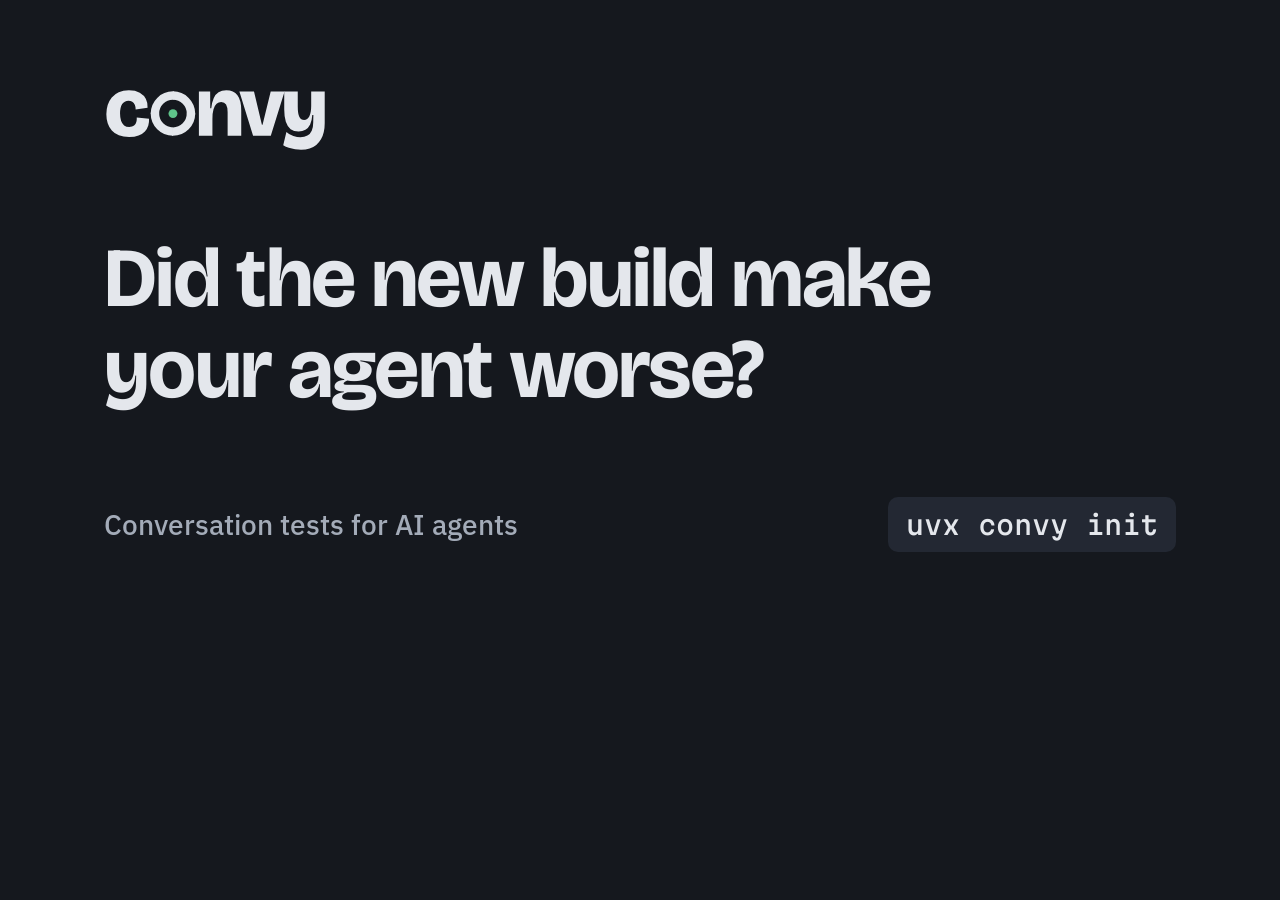
<file: docs/assets/cover.html>
<!doctype html>
<!-- The social preview. Redraw: open at 1280 x 640 in a browser and save a screenshot as cover.png. -->
<html lang="en">
<head>
<meta charset="utf-8">
<link href="https://fonts.googleapis.com/css2?family=Bricolage+Grotesque:opsz,wght@12..96,700&family=IBM+Plex+Sans:wght@500&family=Martian+Mono:wght@500&display=swap" rel="stylesheet">
<style>
  html, body { margin: 0; }
  body { width: 1280px; height: 640px; box-sizing: border-box; padding: 88px 104px; background: #15181e; color: #e4e7ec;
         display: flex; flex-direction: column; justify-content: space-between; }
  body > svg { align-self: flex-start; width: auto; }
  svg * { animation: none !important; }
  svg .seg { stroke-dashoffset: 0 !important; stroke: currentColor !important; }
  svg .ok { transform: none !important; }
  h1 { margin: 0; max-width: 900px; font: 700 84px/1.08 'Bricolage Grotesque', sans-serif; letter-spacing: -.02em; }
  footer { display: flex; justify-content: space-between; align-items: center; }
  footer span { font: 500 28px 'IBM Plex Sans', sans-serif; color: #a3abb8; }
  code { font: 500 26px 'Martian Mono', monospace; background: #232833; padding: 12px 18px; border-radius: 10px; }
</style>
</head>
<body>
<svg xmlns="http://www.w3.org/2000/svg" viewBox="-3 -570 2656 762" height="64" role="img" aria-labelledby="t"><title id="t">convy</title><style>svg{color:#e4e7ec}.t {fill:currentColor;opacity:0;} .t, .ok, .bad {transform-box:fill-box;transform-origin:center;} .ok {fill:#5fc48a;transform:scale(0);} .bad {fill:#ef7b70;transform:scale(0);} .seg {stroke-dasharray:65 254.5;stroke-dashoffset:65;} .s1 {animation: s1 14s infinite;} .s2 {animation: s2 14s infinite;} .s3 {animation: s3 14s infinite;} .s4 {animation: s4 14s infinite;} @keyframes s1 {0% {stroke-dashoffset:65;stroke:#4a5262;} 5.7%,32% {stroke-dashoffset:0;stroke:#4a5262;} 35.7%,45.7% {stroke-dashoffset:0;stroke:currentColor;} 49.9% {stroke-dashoffset:65;stroke:currentColor;} 50% {stroke-dashoffset:65;stroke:#4a5262;} 55.7%,82% {stroke-dashoffset:0;stroke:#4a5262;} 85.7%,95.7% {stroke-dashoffset:0;stroke:currentColor;} 99.9% {stroke-dashoffset:65;stroke:currentColor;} 100% {stroke-dashoffset:65;stroke:#4a5262;}} @keyframes s2 {0%,6.4% {stroke-dashoffset:65;} 15%,45.7% {stroke-dashoffset:0;} 50%,56.4% {stroke-dashoffset:65;} 65%,95.7% {stroke-dashoffset:0;} 100% {stroke-dashoffset:65;}} @keyframes s3 {0%,15.7% {stroke-dashoffset:65;stroke:#4a5262;} 21.4%,32% {stroke-dashoffset:0;stroke:#4a5262;} 35.7%,45.7% {stroke-dashoffset:0;stroke:currentColor;} 49.9% {stroke-dashoffset:65;stroke:currentColor;} 50%,65.7% {stroke-dashoffset:65;stroke:#4a5262;} 71.4%,82% {stroke-dashoffset:0;stroke:#4a5262;} 85.7%,95.7% {stroke-dashoffset:0;stroke:currentColor;} 99.9% {stroke-dashoffset:65;stroke:currentColor;} 100% {stroke-dashoffset:65;stroke:#4a5262;}} @keyframes s4 {0%,22.1% {stroke-dashoffset:65;} 30.7%,45.7% {stroke-dashoffset:0;} 50%,72.1% {stroke-dashoffset:65;} 80.7%,95.7% {stroke-dashoffset:0;} 100% {stroke-dashoffset:65;}} .t {animation: type 14s infinite;} .t:nth-of-type(2) {animation-delay:.15s;} .t:nth-of-type(3) {animation-delay:.3s;} @keyframes type {0%,6.3% {opacity:0;transform:none;} 6.4% {opacity:.3;transform:none;} 8.5% {opacity:1;transform:translateY(-14%);} 10.7% {opacity:.3;transform:none;} 12.8% {opacity:1;transform:translateY(-14%);} 14.9%,22% {opacity:0;transform:none;} 22.1% {opacity:.3;} 24.2% {opacity:1;transform:translateY(-14%);} 26.4% {opacity:.3;transform:none;} 28.5% {opacity:1;transform:translateY(-14%);} 30.6%,56.3% {opacity:0;transform:none;} 56.4% {opacity:.3;} 58.5% {opacity:1;transform:translateY(-14%);} 60.7% {opacity:.3;transform:none;} 62.8% {opacity:1;transform:translateY(-14%);} 64.9%,72% {opacity:0;transform:none;} 72.1% {opacity:.3;} 74.2% {opacity:1;transform:translateY(-14%);} 76.4% {opacity:.3;transform:none;} 78.5% {opacity:1;transform:translateY(-14%);} 80.6%,100% {opacity:0;transform:none;}} .ok {animation: ok 14s infinite;} @keyframes ok {0%,32% {transform:scale(0);} 33.5% {transform:scale(1.3);} 35%,45.7% {transform:scale(1);} 48%,100% {transform:scale(0);}} .bad {animation: bad 14s infinite;} @keyframes bad {0%,82% {transform:scale(0);} 83.5% {transform:scale(1.3);} 85% {transform:scale(1) translateX(-12%);} 86% {transform:scale(1) translateX(12%);} 87%,95.7% {transform:scale(1) translateX(0);} 98%,100% {transform:scale(0);}} @media (prefers-reduced-motion: reduce) {svg * {animation:none !important;} .seg {stroke-dashoffset:0 !important;stroke:currentColor !important;} .t, .bad {opacity:0 !important;} .ok {transform:none !important;}}</style><g fill="currentColor"><path transform="translate(0 0) scale(1 -1)" d="M296 -14Q225 -14 174 7Q123 28 90 65Q57 102 41 151.5Q25 201 25 258Q25 316 41 367Q57 418 89.5 457.5Q122 497 172.5 519.5Q223 542 293 542Q372 542 422.5 513.5Q473 485 496 438.5Q519 392 516 336L374 314Q374 349 363.5 372Q353 395 333.5 406Q314 417 288 417Q264 417 245 407.5Q226 398 213.5 379Q201 360 194.5 332Q188 304 188 265Q188 215 200 179Q212 143 236.5 124Q261 105 298 105Q335 105 355 122.5Q375 140 382 166.5Q389 193 387 219L533 205Q536 163 524.5 123.5Q513 84 484 53Q455 22 408.5 4Q362 -14 296 -14Z"/><path transform="translate(1083 0) scale(1 -1)" d="M44 0V304V528H178L179 330H191Q199 402 220 449Q241 496 278 519Q315 542 370 542Q458 542 503 482.5Q548 423 548 302V0H386V282Q386 344 367.5 374Q349 404 310 404Q278 404 254.5 382.5Q231 361 218 316.5Q205 272 205 202V0Z"/><path transform="translate(1605 0) scale(1 -1)" d="M167 0 4 528H178L272 132H280L377 528H542L378 0Z"/><path transform="translate(2106 0) scale(1 -1)" d="M237 -164Q204 -164 166 -158.5Q128 -153 91.5 -141Q55 -129 25 -111L63 46Q99 12 145 -2.5Q191 -17 229 -17Q279 -17 313 3Q347 23 364.5 62Q382 101 382 157L384 248H371Q367 179 345.5 135.5Q324 92 289.5 71.5Q255 51 208 51Q151 51 113 80Q75 109 56 167.5Q37 226 37 313V528H198V354Q198 267 216.5 228Q235 189 274 189Q294 189 310 200Q326 211 336.5 232.5Q347 254 352.5 286Q358 318 358 360V528H519V151Q519 95 508 46Q497 -3 474.5 -41.5Q452 -80 418.5 -107.5Q385 -135 339.5 -149.5Q294 -164 237 -164Z"/></g><g transform="translate(553 -530) scale(5.3)"><g fill="none" stroke-width="19"><circle class="seg s1" cx="50" cy="50" r="40.5" transform="rotate(-90 50 50)"/><circle class="seg s2" cx="50" cy="50" r="40.5" stroke="currentColor"/><circle class="seg s3" cx="50" cy="50" r="40.5" transform="rotate(90 50 50)"/><circle class="seg s4" cx="50" cy="50" r="40.5" stroke="currentColor" transform="rotate(180 50 50)"/></g><circle class="t" cx="31" cy="50" r="7"/><circle class="t" cx="50" cy="50" r="7"/><circle class="t" cx="69" cy="50" r="7"/><circle class="ok" cx="50" cy="50" r="10"/><circle class="bad" cx="50" cy="50" r="10"/></g></svg>
<h1>Did the new build make your agent worse?</h1>
<footer><span>Conversation tests for AI agents</span><code>uvx convy init</code></footer>
</body>
</html>
</file>
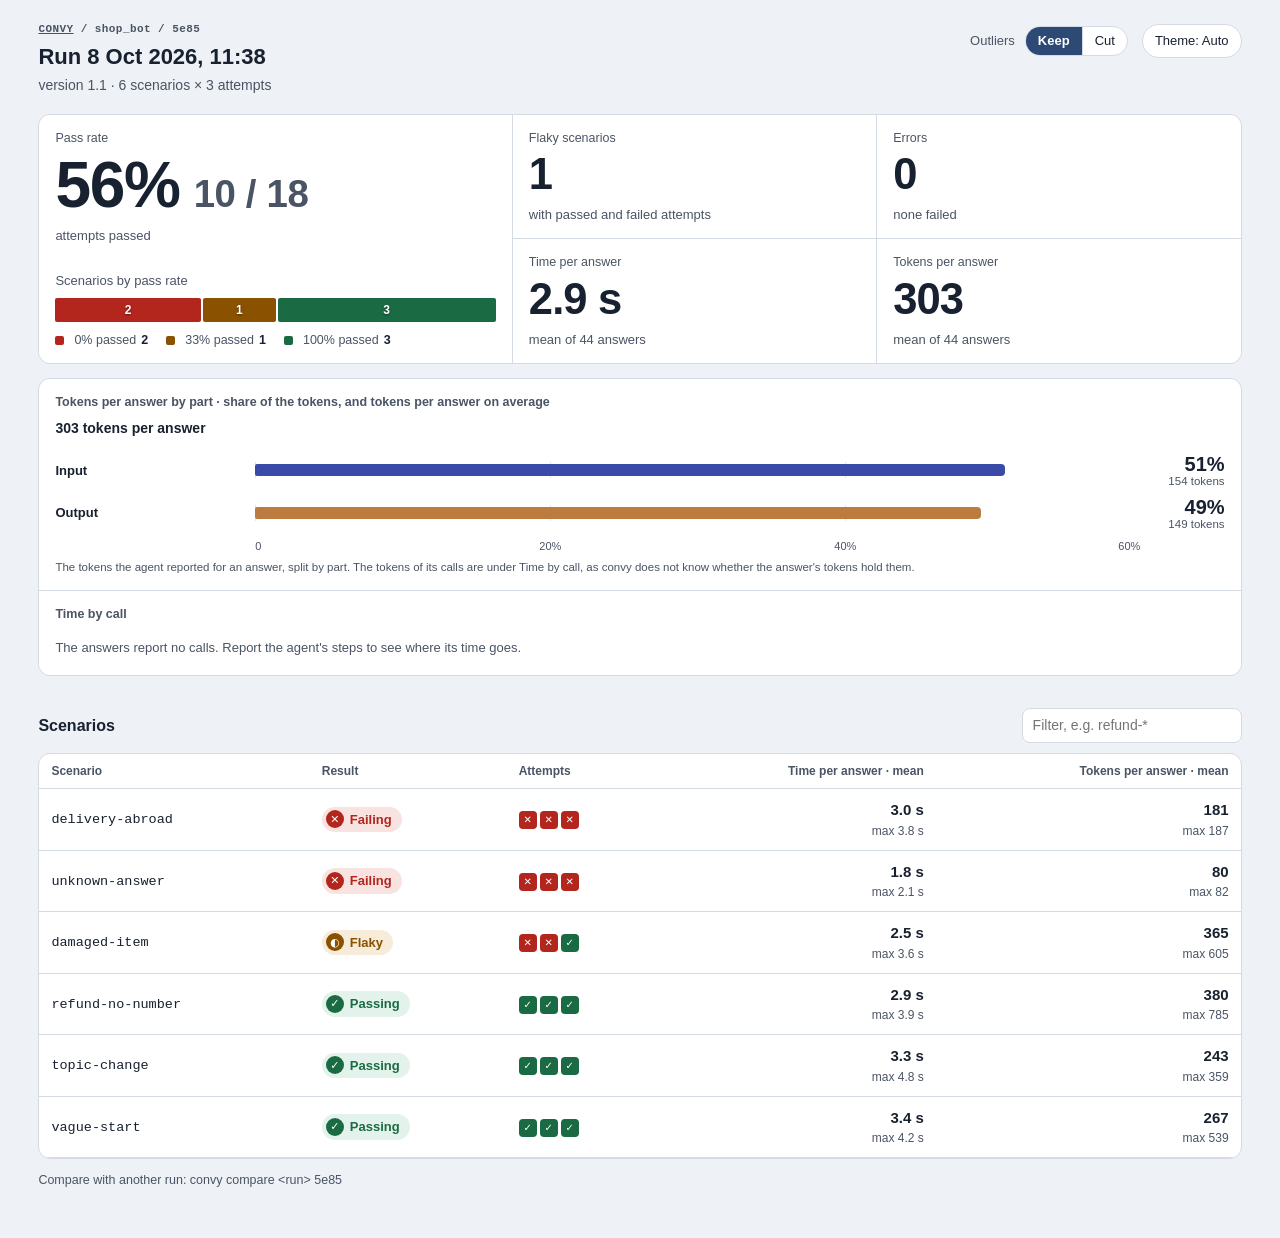
<file: examples/shop/results/report.html>
<!doctype html><meta http-equiv="refresh" content="0; url=shop_bot/2026-10-08T14-38-03_5e85/report.html"><a href="shop_bot/2026-10-08T14-38-03_5e85/report.html">shop_bot/2026-10-08T14-38-03_5e85/report.html</a>
</file>
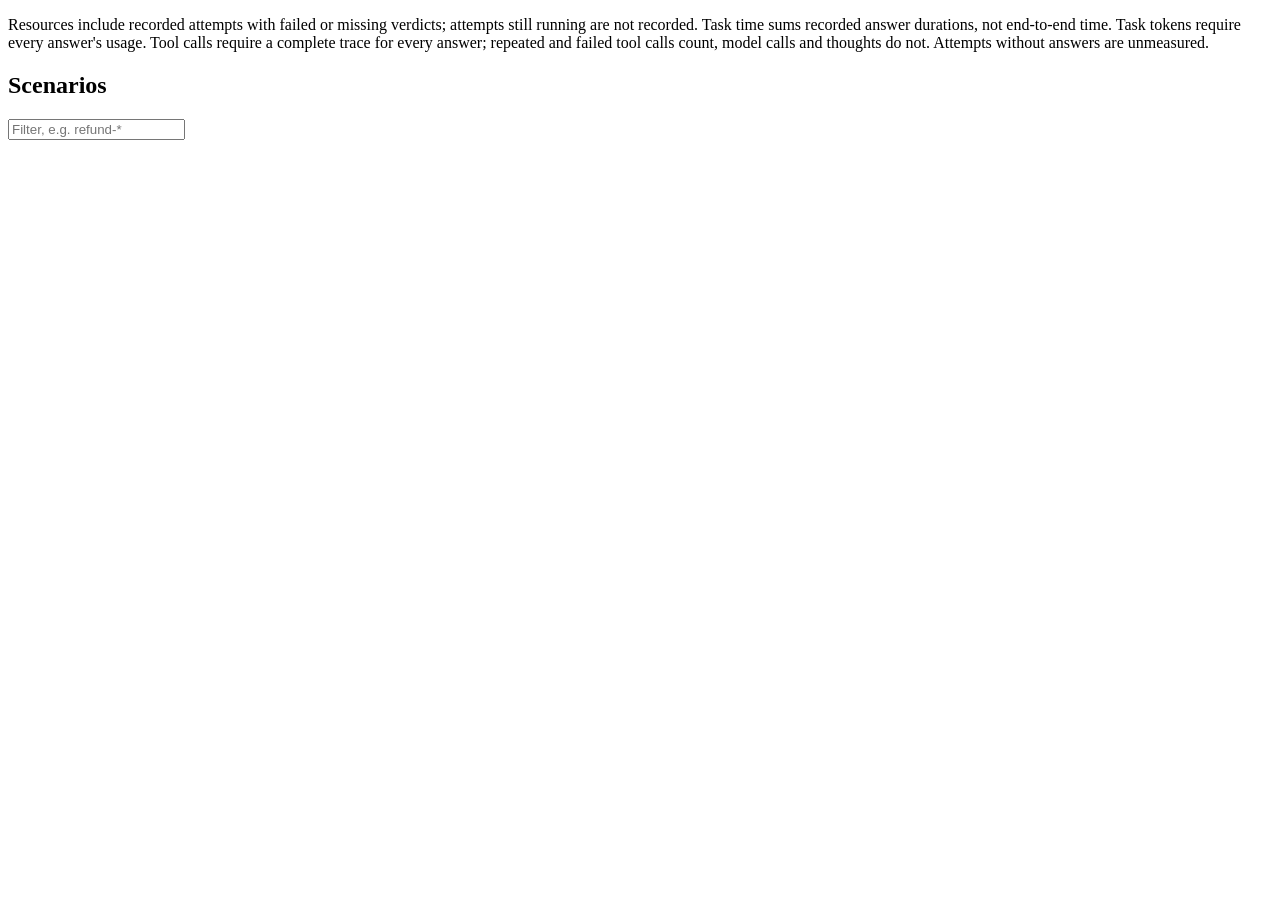
<file: src/convy/pages/run.html>
<!doctype html>
<html lang="en">
<head>
<meta charset="utf-8">
<meta name="viewport" content="width=device-width, initial-scale=1">
<title>Run</title>
<link rel="icon" href="data:image/svg+xml,/*include icon.svg*/">
<style>
/*include base.css*/
/*include window.css*/
/* run outcomes above the time, token and tool-call measurements */
.tiles.run { grid-template-columns: repeat(3, minmax(0, 1fr)); }
@media (max-width: 640px) { .tiles.run { grid-template-columns: repeat(2, minmax(0, 1fr)); } .tiles.run > .rates { grid-column: 1 / -1; } .controls { justify-content: flex-start; } }
.tiles.run .tile .v { font-size: clamp(36px, 3.4vw, 48px); line-height: 1.05; margin: 2px 0 4px; }
.tiles.run > .rates .v { font-size: clamp(48px, 5vw, 72px); }
.tiles.run > .rates .foot { margin-top: auto; }
.foot { display: flex; flex-direction: column; gap: 3px; min-width: 0; }
.tiles.run .tile .s { font-size: 13px; }
.meter { display: flex; gap: 2px; }
.meter > span { min-width: 3px; border-radius: 2px; }
.tiles.run .tile .v .frac { font-size: .6em; font-weight: 650; color: var(--muted); margin-left: 14px; letter-spacing: -.01em; }
.measurement + .measurement { border-top: 1px solid var(--rule); padding-top: 8px; margin-top: 8px; }
.measurement .unit { display: block; color: var(--muted); font-size: 12px; font-weight: 500; }
.statistics { display: grid; grid-template-columns: repeat(2, minmax(0, 1fr)); gap: 6px 16px; margin: 3px 0; font-variant-numeric: tabular-nums; }
.statistics dt { font-size: 11.5px; font-weight: 400; color: var(--muted); }
.statistics dd { margin: 0; font-weight: 650; white-space: nowrap; }
.tile .statistics dd { font-size: clamp(20px, 2vw, 28px); line-height: 1.2; }
.measurement .coverage { display: block; font-size: 11.5px; font-weight: 400; color: var(--muted); }
@media (max-width: 640px) { .tiles.run > .resource { grid-column: 1 / -1; } }

/* the scenarios by pass rate on one line, and where the tokens and time go */
.rates .meter { height: 24px; margin: 4px 0 6px; }
.rates .cap { margin-top: 12px; }
.rates .meter > span { display: grid; place-items: center; color: #fff; font: 700 12px/1 var(--sans); font-variant-numeric: tabular-nums; text-shadow: 0 1px 2px rgb(0 0 0 / .45); overflow: hidden; }
.rates .endlist { list-style: none; margin: 0; padding: 0; display: flex; flex-wrap: wrap; gap: 2px 18px; font-size: 12.5px; color: var(--muted); }
.rates .endlist li { display: inline-flex; align-items: center; gap: 5px; }
.rates .endlist b { color: var(--ink); font-weight: 650; font-variant-numeric: tabular-nums; }
#charts { grid-template-columns: minmax(0, 1fr); }
.chart .cat { display: grid; grid-template-columns: minmax(0, 26ch) minmax(0, 1fr) 10ch; gap: 2px 12px; align-items: center; padding: 4px 6px; margin: 0 -6px; border-radius: 6px; font-size: 13px; cursor: pointer; }
.chart .cat:hover { background: var(--side); }
.chart .cat.own { cursor: default; }
.chart .cat .cname { display: flex; flex-direction: column; min-width: 0; }
.chart .cat .cname b { font-weight: 550; overflow: hidden; text-overflow: ellipsis; white-space: nowrap; }
.chart .cat .cname small { font-size: 11.5px; color: var(--muted); white-space: nowrap; overflow: hidden; text-overflow: ellipsis; }
.chart .cat .n { text-align: right; font-size: 20px; font-weight: 700; line-height: 1.1; font-variant-numeric: tabular-nums; }
.chart .cat .n small { display: block; font-size: 11.5px; font-weight: 400; color: var(--muted); white-space: nowrap; }
.chart .cat .ptrack { display: flex; flex-direction: row; justify-content: flex-start; align-items: center; min-height: 16px; }
.chart .cat .fill { display: block; height: 12px; min-width: 2px; border-radius: 2px 4px 4px 2px; background: color-mix(in srgb, var(--muted) 75%, var(--surface)); }
.chart .cat .fill.seg { flex: none; } .chart .cat .fill.cache { background: var(--cache); } .chart .cat .fill.input { background: var(--input); }
.chart .cat .fill.output { background: var(--output); } .chart .cat .fill.thinking { background: var(--thinking); }
.chart .cat[aria-expanded] .cname b::before { content: ""; display: inline-block; width: 5px; height: 5px; margin: 0 7px 2px 1px; border: solid var(--muted); border-width: 0 1.5px 1.5px 0; transform: rotate(-45deg); transition: transform .15s; }
.chart .cat[aria-expanded="true"] .cname b::before { transform: rotate(45deg); }
@media (prefers-reduced-motion: reduce) { .chart .cat .cname b::before { transition: none; } }
.chart.cats .scale { grid-template-columns: minmax(0, 26ch) minmax(0, 1fr) 10ch; }
.places { list-style: none; margin: 2px 0 8px 12px; padding: 0; display: grid; gap: 2px; font-size: 12.5px; }
.places li { display: flex; flex-wrap: wrap; gap: 2px 10px; align-items: baseline; }
.places .open { color: var(--focus); font-size: 12.5px; }
.places .open:hover { text-decoration: underline; }
@media (max-width: 760px) { .chart .cat, .chart.cats .scale { grid-template-columns: minmax(0, 1fr) 10ch; } .chart .cat .cname { grid-column: 1 / -1; } .chart.cats .scale > span:first-child { display: none; } .places { margin-left: 0; } }
</style>
<script>
/*include base.js*/
const claimMarks = (attempts, i) => attempts.map(a => {
  const d = a.claims[i];
  return {attempt: a.attempt, result: kind(d.held),
    word: d.passed == null ? "not decided" : !d.trusted ? "failed confidence check" : d.passed ? "held" : "failed"};
});

</script>
</head>
<body>
<div class="page">
  <header id="head"></header>
  <section id="tiles" aria-label="The run in numbers"></section>
  <p class="hint">Resources include recorded attempts with failed or missing verdicts; attempts still running are not recorded. Task time sums recorded answer durations, not end-to-end time. Task tokens require every answer's usage. Tool calls require a complete trace for every answer; repeated and failed tool calls count, model calls and thoughts do not. Attempts without answers are unmeasured.</p>
  <section id="charts" class="charts" aria-label="Tokens by part and time by call"></section>
  <div class="tools" id="scenarios-head"><h2>Scenarios</h2><input type="search" id="filter" placeholder="Filter, e.g. refund-*" aria-label="Filter scenarios by id; * matches any text"></div>
  <div class="panel scroll" id="table"></div>
  <p class="hint" id="hint"></p>
</div>
<dialog class="window" id="window" aria-labelledby="window-title"></dialog>
<script>
/*include window.js*/

// The run's page: its tiles, how its scenarios did and where its time and tokens went, its scenarios, and the window of one scenario.
const DATA = __DATA__;
const RUN = DATA.run, M = DATA.metrics;

// Resource numbers keep every recorded answer and attempt, or only scenarios without an answer
// far out in time or tokens. The address keeps the cut as cut=on; keeping every answer is not written.
const CUTS = {all: "Keep", cut: "Cut"};
const MEANS = {all: "Every scenario counts.", cut: "A scenario with an answer far slower or larger than the rest is left out."};
let trim = readAddress().get("cut") ? "cut" : "all";
kept.cut = () => trim === "cut" ? "on" : null;
const view = () => DATA.views[trim];

// The cut, in the page's header beside the theme.
function cutSwitch() {
  const buttons = Object.entries(CUTS).map(([key, word]) => {
    const button = el("button", {type: "button", "aria-pressed": String(key === trim), title: MEANS[key]}, word);
    button.addEventListener("click", () => {
      trim = key;
      buttons.forEach(other => other.setAttribute("aria-pressed", String(other === button)));
      writeAddress(readAddress());
      draw();
    });
    return button;
  });
  return el("div", {className: "switch"}, el("span", {"aria-hidden": "true"}, "Outliers"), el("div", {role: "group", "aria-label": "Outliers"}, buttons));
}

function header() {
  const status = STATUS[RUN.status];
  return el("div", {className: "top"},
    el("div", {},
      el("div", {className: "eyebrow"}, el("a", {href: "../../index.html"}, "All runs"), ` / ${RUN.agent} / ${RUN.short}`),
      el("h1", {}, `Run ${when(RUN.started)}`),
      el("p", {className: "meta"}, [RUN.version && `version ${RUN.version}`, `${plural(RUN.scenarios, "scenario")} × ${plural(RUN.k, "attempt")}`, status, `trust ${RUN.trust}`, `claim threshold ${RUN.claim_threshold}`,
        RUN.unreadable && plural(RUN.unreadable, "unreadable line")].filter(Boolean).join(" · ")),
    ),
    el("div", {className: "controls"}, cutSwitch(), themeButton()));
}

const toolCount = n => n == null ? "—" : n.toLocaleString("en-GB", {maximumSignificantDigits: 3});

function measurement(label, spread, total, noun, unit) {
  return el("div", {className: "measurement"}, el("span", {className: "unit"}, label),
    el("dl", {className: "statistics"},
      el("div", {}, el("dt", {}, "Mean"), el("dd", {}, unit(spread?.mean))),
      el("div", {}, el("dt", {}, "Median"), el("dd", {}, unit(spread?.p50)))),
    el("span", {className: "coverage"}, `${spread?.n ?? 0} of ${plural(total, noun)} measured`));
}

// Resource tiles distinguish answer-level statistics from statistics of whole attempt totals.
function tiles() {
  // Every tile alike: its label, its number, then what it counts; the numbers line up.
  const top = (label, value) => [el("span", {className: "l"}, label), el("span", {className: "v"}, value)];
  const tile = (label, value, ...rest) => el("div", {className: "tile"}, top(label, value), el("div", {className: "foot"}, rest));
  const errors = [[M.agent_errors, "agent failure"], [M.busy, "busy agent"], [M.model_errors, "model failure"]].filter(([n]) => n).map(([n, w]) => plural(n, w)).join(" · ");
  const V = view(), n = V.numbers, answers = n.seconds?.n ?? 0;
  const cut = V.out.length ? `${plural(V.out.length, "scenario")} cut` : "";
  const measured = (label, answer, attempt, unit) => el("div", {className: "tile resource"},
    el("span", {className: "l"}, label),
    measurement("Per answer", answer, answers, "answer", unit),
    measurement("Per task attempt", attempt, n.attempts, "attempt", unit),
    cut && el("span", {className: "s"}, cut));
  return el("div", {className: "tiles run"},
    el("div", {className: "tile rates"}, top("Pass rate", [pct(M.rate), el("span", {className: "frac"}, `${M.passed} / ${M.judged}`)]),
      el("span", {className: "s"}, `attempts passed${M.open ? ` · ${M.open} without a verdict` : ""}`), el("div", {className: "foot"}, rates())),
    tile("Flaky scenarios", String(M.flaky),
      el("span", {className: "s"}, RUN.k > 1 ? "with passed and failed attempts" : "one attempt each: none can be flaky")),
    tile("Errors", String(M.errors), el("span", {className: "s"}, errors || "none failed")),
    measured("Time", n.seconds, n.attempt_seconds, secs),
    measured("Tokens", n.tokens, n.attempt_tokens, count),
    el("div", {className: "tile resource"}, el("span", {className: "l"}, "Tool calls"),
      measurement("Per task attempt", n.tool_calls, n.attempts, "attempt", toolCount),
      el("span", {className: "s"}, "Only attempts with complete answer traces"),
      cut && el("span", {className: "s"}, cut)));
}

// The scenarios by pass rate on one line, from 0: a part per rate as long as how many scenarios
// have it, those without a verdict last; under it, the rate of each part and its count. Pointing
// at a part only lights it up.
function rates() {
  const name = r => r.rate == null ? "no verdict" : pct(r.rate);
  return [el("span", {className: "s cap"}, "Scenarios by pass rate"), el("div", {className: "meter", role: "img", "aria-label": DATA.results.map(r => `${name(r)}: ${plural(r.count, "scenario")}`).join(", ")},
      DATA.results.map(r => el("span", {className: r.result, style: `flex: ${r.part}`}, r.part >= .04 ? String(r.count) : ""))),
    el("ul", {className: "endlist"}, DATA.results.map(r => el("li", {}, el("i", {className: `key ${r.result}`}), r.rate == null ? "no verdict" : `${name(r)} passed`, el("b", {}, String(r.count)))))];
}

// Where the answers' calls spent their time, a row per call name: its share of the calls' time
// together as its bar, what it adds to an answer on average, and its calls' tokens; a call name
// opens to its slowest calls, each a way to the answer that made it. The answer's time outside
// its calls is not shown: the calls are on the agent's clock, the answer on convy's.
const PLACES = 5;
const unfolded = new Set();  // the call names opened; `every` keeps those showing all
function byCall() {
  const title = "Time by call", list = view().time;
  if (!list.length) return emptyPanel(title, "The answers report no calls. Report the agent's steps to see where its time goes.");
  const a = axis(Math.max(0, ...list.map(c => c.share))), at = v => a.top ? v / a.top * 100 : 0;
  const rows = list.flatMap(c => {
    const key = `call:${c.name}`, open = unfolded.has(key);
    const row = el("div", {className: "cat", role: "button", tabIndex: 0, "aria-expanded": String(open), "data-key": key,
        "data-tip": `${c.name} · ${secs(c.average)} per answer on average, ${secs(c.total)} in all${c.tokens != null ? ` · its calls report ${count(c.tokens)} tokens per answer on average` : ""} · in the ${plural(c.answers, "answer")} it is in: ${spreadWords(c.spread, secs)}`},
      el("span", {className: "cname"}, el("b", {className: "mono", title: c.name}, c.name), el("small", {}, `${plural(c.calls, "call")} · in ${plural(c.answers, "answer")}`)),
      el("span", {className: "ptrack"}, el("span", {className: "fill", style: `width: ${at(c.share)}%`})),
      el("span", {className: "n"}, pct(c.share), el("small", {}, secs(c.average)), c.tokens != null && el("small", {}, `${count(c.tokens)} tokens`)));
    const toggle = () => { open ? unfolded.delete(key) : unfolded.add(key); draw(); document.querySelector(`.cat[data-key="${CSS.escape(key)}"]`)?.focus(); };
    row.addEventListener("click", toggle);
    row.addEventListener("keydown", event => { if (event.key === "Enter" || event.key === " ") { event.preventDefault(); toggle(); } });
    if (!open) return [row];
    const shown = c.places.slice(0, every.has(key) ? c.places.length : PLACES);
    const more = c.places.length > PLACES && moreButton(key, c.places.length, draw);
    return [row, el("ol", {className: "places"}, shown.map(p => {
      const go = el("button", {className: "open", type: "button"}, `${p.scenario} · attempt ${p.attempt} · turn ${p.turn + 1}`);
      go.addEventListener("click", () => { show(p.scenario, p.attempt); reveal(p.turn, p.step); });
      return el("li", {}, go, el("span", {className: "muted"}, `${secs(p.seconds)}${p.tokens == null ? "" : ` · ${count(p.tokens)} tokens`}`));
    }), more && el("li", {}, more))];
  });
  return lede(el("section", {className: "chart grid cats", style: gridStyle(a), "aria-label": title}, el("h3", {}, `${title} · share of the calls' time, and seconds per answer on average`),
    rows, scaleLine(a, pct), el("p", {className: "caption"}, "Calls that ran together each count their own time. The answer's time outside its calls is not shown: the calls are timed by the agent's clock, the answer by convy's.")),
    list.length > 1 && `Most: ${list[0].name}, ${pct(list[0].share)} of the calls' time`);
}

// The tokens per answer by part: a bar per part, from the cache, new input, output and thinking,
// as long as its mean over the answers that report tokens; the parts add up to the answer's own
// usage, the tokens it reported in all. A call's tokens are with its time, beside the calls.
function byPart(parts, shares, mean) {
  const title = "Tokens per answer by part";
  if (!parts) return emptyPanel(title, "The answers report no tokens.");
  const words = partWords(parts), shown = PARTS.filter(k => parts[k] != null);
  const a = axis(Math.max(0, ...shown.map(k => shares[k]))), at = v => a.top ? v / a.top * 100 : 0;
  return lede(el("section", {className: "chart grid cats", style: gridStyle(a), "aria-label": title}, el("h3", {}, `${title} · share of the tokens, and tokens per answer on average`),
    shown.map(k => el("div", {className: "cat own"},
      el("span", {className: "cname"}, el("b", {}, words[k][0].toUpperCase() + words[k].slice(1))),
      el("span", {className: "ptrack"}, el("span", {className: `fill seg ${SEG[k]}`, style: `width: ${at(shares[k])}%`})),
      el("span", {className: "n"}, pct(shares[k]), el("small", {}, `${count(parts[k])} tokens`)))),
    scaleLine(a, pct), el("p", {className: "caption"}, "The tokens the agent reported for an answer, split by part. The tokens of its calls are under Time by call, as convy does not know whether the answer's tokens hold them.")),
    `${count(mean)} tokens per answer`);
}

const spreadWords = (d, unit) => `min ${unit(d.min)} · P50 ${unit(d.p50)} · P90 ${unit(d.p90)} · max ${unit(d.max)} · n ${d.n}`;

function table() {
  const {mask, keep} = filtered();
  const V = view();
  const rows = DATA.scenarios.map((s, i) => [s, V.scenarios[i]]).filter(([s]) => keep(s.id) && !V.out.includes(s.id)).map(([s, n]) => {
    const open = el("button", {className: "open", type: "button", "aria-label": `Open ${s.id}`}, s.id);
    const resource = (answer, attempt, unit) => el("td", {className: "n metric"},
      measurement("Per answer", answer, n.seconds?.n ?? 0, "answer", unit),
      measurement("Per task attempt", attempt, n.attempts, "attempt", unit));
    const row = el("tr", {className: "row"},
      el("td", {}, open), el("td", {}, badge(s.result)),
      el("td", {}, squares(attemptMarks(s.attempts), "Attempts", null, k => show(s.id, k))),
      resource(n.seconds, n.attempt_seconds, secs),
      resource(n.tokens, n.attempt_tokens, count),
      el("td", {className: "n metric"}, measurement("Per task attempt", n.tool_calls, n.attempts, "attempt", toolCount)));
    row.addEventListener("click", () => show(s.id, 1));
    return row;
  });
  return el("table", {},
    el("thead", {}, el("tr", {}, el("th", {}, "Scenario"), el("th", {}, "Result"), el("th", {}, "Attempts"), el("th", {className: "n"}, "Time"), el("th", {className: "n"}, "Tokens"), el("th", {className: "n"}, "Tool calls"))),
    el("tbody", {}, rows.length ? rows : el("tr", {}, el("td", {className: "empty", colSpan: 6}, `No scenario matches ${mask}`))));
}

const dialog = document.getElementById("window");
dialog.addEventListener("close", clearAddress);

function show(id, number) {
  const s = DATA.scenarios.find(item => item.id === id);
  if (!s) return;
  const attempt = s.attempts.find(a => a.attempt === number) ?? s.attempts[0];
  address(id, attempt ? attempt.attempt : 1);
  const close = el("button", {className: "close", type: "button", "aria-label": "Close"}, "✕");
  close.addEventListener("click", () => dialog.close());
  const tabs = el("div", {className: "tabs", role: "tablist", "aria-label": "Attempts"}, s.attempts.map(a => {
    const tab = el("button", {className: "tab", type: "button", role: "tab", "aria-selected": String(a === attempt)}, icon(kind(a.passed)), `Attempt ${a.attempt}`);
    tab.addEventListener("click", () => { show(id, a.attempt); dialog.querySelector('[role=tab][aria-selected="true"]').focus(); });
    return tab;
  }));
  dialog.replaceChildren(el("div", {className: "frame"},
    el("div", {className: "whead"}, el("h2", {id: "window-title"}, s.id), badge(s.result),
      el("span", {className: "muted"}, `run ${RUN.short} · ${when(RUN.started)} · at most ${plural(s.max_turns, "turn")}`), close),
    el("div", {className: "wbody"},
      el("div", {className: "side"},
        el("div", {className: "sec"}, "The user was told"), el("p", {className: "told"}, s.user),
        el("div", {className: "sec"}, `Claims · ${plural(s.attempts.length, "attempt")}`),
        el("ol", {className: "claims"}, s.claims.map((c, i) => el("li", {}, el("span", {className: "no"}, String(i + 1)), icon(c.result), el("span", {}, c.text, c.required && el("small", {className: "muted"}, " · required")),
          el("span", {className: "tally"}, squares(claimMarks(s.attempts, i), "Decisions", attempt && attempt.attempt, n => { show(id, n); dialog.querySelector('[role=tab][aria-selected="true"]').focus(); }), claimTally(c)))))),
      el("div", {className: "main"},
        attempt ? [tabs, attemptTiles(attempt), el("div", {className: "sec"}, "The judge"), judgeLines(attempt, RUN), el("div", {className: "sec"}, "The dialogue"), dialogue(attempt)]
          : el("p", {className: "empty"}, "No attempts recorded yet.")))));
  if (!dialog.open) dialog.showModal();
}

function draw() {
  const V = view(), out = V.out.length;
  // A scenario the cut takes leaves the table too; the line under it says which.
  document.getElementById("hint").textContent = out ? `Cut as outliers: ${V.out.join(", ")}.` : "";
  document.getElementById("tiles").replaceChildren(tiles());
  document.getElementById("charts").replaceChildren(
    byPart(V.parts, V.shares, V.numbers.tokens?.mean),
    byCall());
  document.getElementById("table").replaceChildren(table());
}

document.title = `${RUN.agent} · run ${RUN.short} · convy`;
document.getElementById("head").replaceChildren(header());
document.getElementById("filter").addEventListener("input", draw);
draw();
const opened = fromAddress();
if (opened) show(opened.id, opened.attempt);
</script>
</body>
</html>
</file>
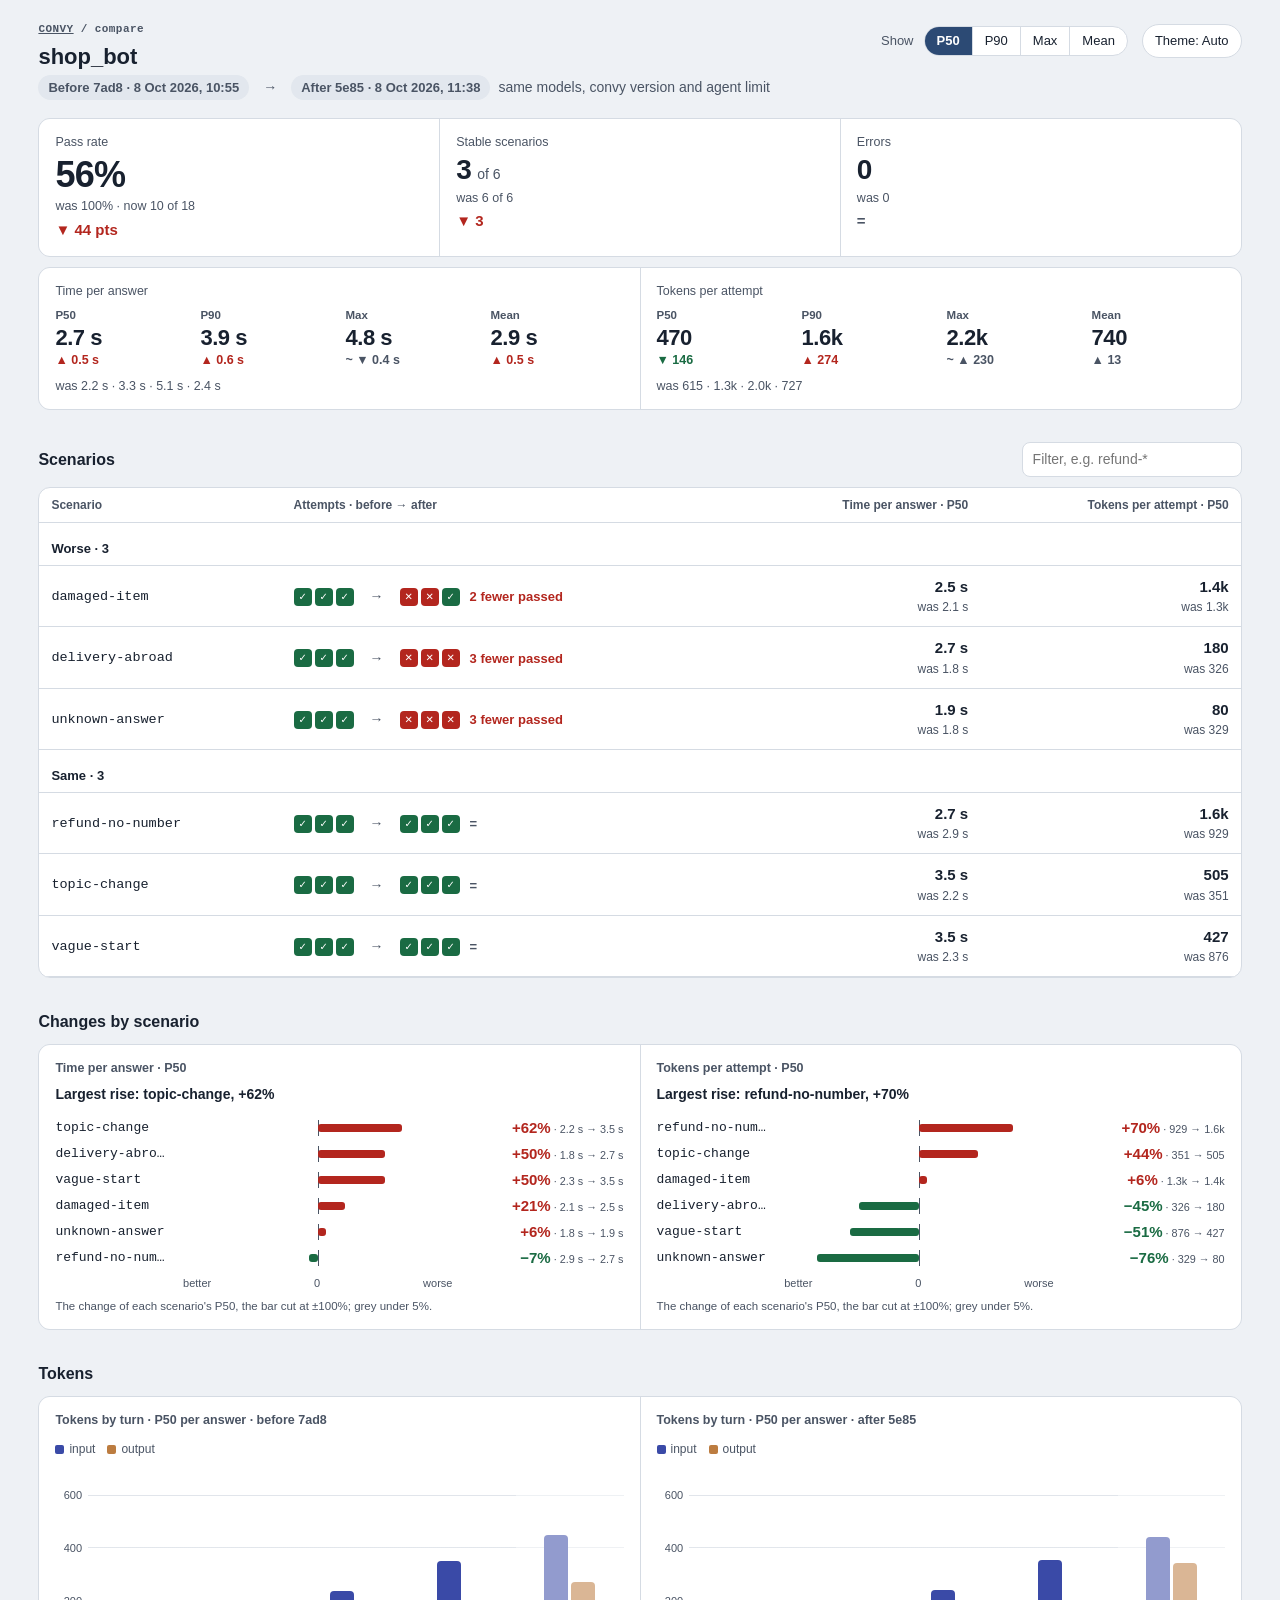
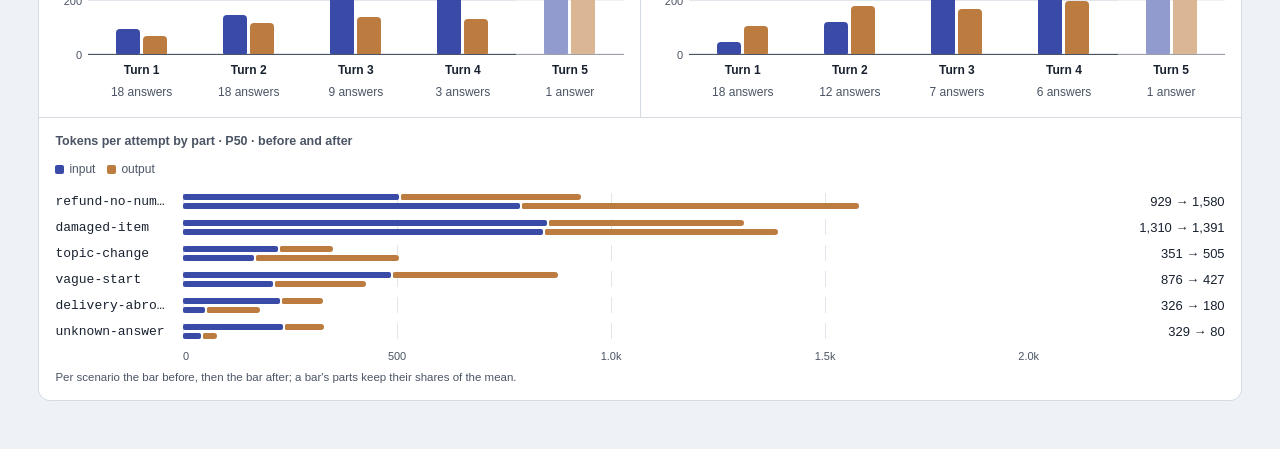
<file: examples/shop/results/compare/7ad8-vs-5e85.html>
<!doctype html>
<html lang="en">
<head>
<meta charset="utf-8">
<meta name="viewport" content="width=device-width, initial-scale=1">
<title>Comparison</title>
<link rel="icon" href="data:image/svg+xml,<svg xmlns='http://www.w3.org/2000/svg' viewBox='0 0 100 100'><rect width='100' height='100' rx='20' fill='%2318212f'/><circle cx='50' cy='50' r='28' fill='none' stroke='%23eef1f5' stroke-width='17'/><circle cx='50' cy='50' r='10' fill='%235fc48a'/></svg>">
<style>
:root {
  --page: #eef1f5; --surface: #ffffff; --side: #f4f6f9; --ink: #18212f; --muted: #4a5464;
  --rule: #d5dbe3; --user: #eef1f5; --focus: #2c4a74; --thought: #7a4fc4;
  --cache: #5d85ce; --input: #3a4aa7; --output: #bc7c40; --thinking: #8d58b7;
  --pass: #1a6b43; --pass-bg: #e3f2ea; --fail: #b3261e; --fail-bg: #f8e3e1;
  --flaky: #8a5100; --flaky-bg: #f6ecd9; --none: #4a5464; --none-bg: #e2e7ee; --on-status: #ffffff;
  --sans: -apple-system, BlinkMacSystemFont, "Segoe UI Variable Text", "Segoe UI", Inter, Roboto, "Noto Sans", "Adwaita Sans", Cantarell, "Helvetica Neue", Arial, "Liberation Sans", "DejaVu Sans", sans-serif;
  --mono: ui-monospace, "SF Mono", "Cascadia Mono", "JetBrains Mono", Menlo, Consolas, monospace;
  color-scheme: light;
}
@media (prefers-color-scheme: dark) {
  :root:not([data-theme="light"]) {
    --page: #15181e; --surface: #171a21; --side: #1d212a; --ink: #e4e7ec; --muted: #a3abb8;
    --rule: #2e3440; --user: #232833; --focus: #9db4ff; --thought: #b69cf5;
    --cache: #7892d9; --input: #5061b3; --output: #b67f46; --thinking: #9970c4;
    --pass: #5fc48a; --pass-bg: #16301f; --fail: #ef7b70; --fail-bg: #3a1d1b;
    --flaky: #e0b155; --flaky-bg: #352a14; --none: #a3abb8; --none-bg: #262c36; --on-status: #171a21;
    color-scheme: dark;
  }
}
:root[data-theme="dark"] {
  --page: #15181e; --surface: #171a21; --side: #1d212a; --ink: #e4e7ec; --muted: #a3abb8;
  --rule: #2e3440; --user: #232833; --focus: #9db4ff; --thought: #b69cf5;
  --cache: #7892d9; --input: #5061b3; --output: #b67f46; --thinking: #9970c4;
  --pass: #5fc48a; --pass-bg: #16301f; --fail: #ef7b70; --fail-bg: #3a1d1b;
  --flaky: #e0b155; --flaky-bg: #352a14; --none: #a3abb8; --none-bg: #262c36; --on-status: #171a21;
  color-scheme: dark;
}
* { box-sizing: border-box; }
body { margin: 0; background: var(--page); color: var(--ink); font: 14px/1.5 var(--sans); }
.page { max-width: 1680px; margin: 0 auto; padding: 24px clamp(16px, 3vw, 40px) 48px; }
.mono { font-family: var(--mono); }
.hint { color: var(--muted); font-size: 12.5px; margin: 12px 0 0; }
.muted { color: var(--muted); }
.top { display: flex; flex-wrap: wrap; align-items: flex-start; gap: 12px 16px; margin-bottom: 18px; }
.top > div:first-child { flex: 1 1 320px; min-width: 0; }
.eyebrow { font: 600 11px/1 var(--mono); color: var(--muted); letter-spacing: .04em; }
.eyebrow a { color: inherit; }
h1 { font-size: 22px; line-height: 1.25; margin: 8px 0 4px; font-weight: 650; overflow-wrap: anywhere; }
.meta { color: var(--muted); margin: 0; }
button { font: inherit; color: inherit; }
:focus-visible { outline: 2px solid var(--focus); outline-offset: 2px; }
.theme { flex: none; display: inline-flex; align-items: center; gap: 6px; padding: 6px 12px; border: 1px solid var(--rule); border-radius: 999px; background: var(--surface); cursor: pointer; font-size: 13px; }
.panel { background: var(--surface); border: 1px solid var(--rule); border-radius: 12px; }

/* status icon, badge */
.si { display: inline-grid; place-items: center; width: 18px; height: 18px; border-radius: 50%; color: var(--on-status); font: 800 11px/1 var(--sans); flex: none; }
/* a status's colour, wherever a mark carries one: an icon, a square, a key, a bar */
:is(.si, .sq, .key, .fill, .meter > span).passing { background: var(--pass); }
:is(.si, .sq, .key, .fill, .meter > span).failing { background: var(--fail); }
:is(.si, .sq, .key, .fill, .meter > span).flaky { background: var(--flaky); }
:is(.si, .sq, .key, .fill, .meter > span).none { background: var(--none); }
.badge { display: inline-flex; align-items: center; gap: 6px; padding: 3px 10px 3px 4px; border-radius: 999px; font-size: 13px; font-weight: 650; white-space: nowrap; }
.badge.passing { background: var(--pass-bg); color: var(--pass); } .badge.failing { background: var(--fail-bg); color: var(--fail); }
.badge.flaky { background: var(--flaky-bg); color: var(--flaky); } .badge.none { background: var(--none-bg); color: var(--none); }

/* tiles */
.tiles { display: grid; grid-template-columns: repeat(auto-fit, minmax(170px, 1fr)); gap: 1px; background: var(--rule); border: 1px solid var(--rule); border-radius: 12px; overflow: hidden; }
.tile { background: var(--surface); padding: 14px 16px; display: flex; flex-direction: column; gap: 3px; min-width: 0; }
.tile .l { font-size: 12.5px; color: var(--muted); }
.tile .v { font-size: 28px; font-weight: 700; letter-spacing: -.02em; line-height: 1.1; white-space: nowrap; }
.tile .v small { font-size: 14px; font-weight: 500; color: var(--muted); letter-spacing: 0; margin-left: 6px; }
.tile .s { font-size: 12.5px; color: var(--muted); font-variant-numeric: tabular-nums; }

/* table */
.tools { display: flex; flex-wrap: wrap; align-items: center; gap: 8px 16px; margin: 32px 0 10px; }
.tools h2 { font-size: 16px; font-weight: 650; margin: 0 auto 0 0; }
input[type=search] { font: inherit; color: var(--ink); background: var(--surface); border: 1px solid var(--rule); border-radius: 8px; padding: 6px 10px; width: 220px; max-width: 100%; }
.scroll { overflow-x: auto; }
table { border-collapse: collapse; width: 100%; }
th { font-size: 12px; font-weight: 600; color: var(--muted); text-align: left; padding: 8px 12px; border-bottom: 1px solid var(--rule); white-space: nowrap; }
td { padding: 10px 12px; border-bottom: 1px solid var(--rule); vertical-align: middle; }
tbody tr.row { cursor: pointer; }
tbody tr.row:hover td { background: var(--side); }
.n { text-align: right; font-variant-numeric: tabular-nums; white-space: nowrap; }
.metric { font-size: 15px; font-weight: 650; }
.metric small { display: block; font-size: 12px; font-weight: 400; color: var(--muted); }
.open { all: unset; cursor: pointer; font-family: var(--mono); font-size: 13.5px; white-space: nowrap; }
.open:focus-visible { outline: 2px solid var(--focus); outline-offset: 2px; border-radius: 4px; }
.empty { color: var(--muted); padding: 24px 12px; }

/* attempt squares */
.squares { display: inline-flex; flex-wrap: wrap; gap: 3px; max-width: 207px; vertical-align: middle; }
.sq { width: 18px; height: 18px; border-radius: 4px; display: grid; place-items: center; font: 800 10px/1 var(--sans); color: var(--on-status); }
.sq.go { cursor: pointer; } .sq.at { outline: 2px solid var(--ink); outline-offset: 1px; }

/* the spread and change blocks */
.charts { display: grid; grid-template-columns: repeat(2, minmax(0, 1fr)); gap: 1px; background: var(--rule); border: 1px solid var(--rule); border-radius: 12px; overflow: hidden; margin-top: 14px; }
.chart { background: var(--surface); padding: 14px 16px; min-width: 0; }
.chart .empty { margin: 0; padding: 4px 0; font-size: 13px; }
.chart h3 { font-size: 12.5px; font-weight: 600; color: var(--muted); margin: 0 0 10px; }
.chart .scale { display: grid; grid-template-columns: minmax(0, 16ch) minmax(0, 1fr) var(--tail, 8ch); gap: 4px 12px; align-items: center; }
.chart .caption { font-size: 11.5px; color: var(--muted); margin: 6px 0 0; }
.chart .scale { font-size: 13px; color: var(--muted); margin-top: 4px; }
.chart .scale > span { font-size: 11px; }
.chart .scale > span:nth-child(2):not(.ticks) { display: flex; justify-content: space-between; }
.chart .scale .ticks { display: block; position: relative; height: 1.3em; }
.chart .scale .ticks > span { position: absolute; top: 0; transform: translateX(-50%); white-space: nowrap; font-variant-numeric: tabular-nums; }
.chart .scale .ticks > span:first-child { transform: none; } .chart .scale .ticks > span:last-child:not(:first-child) { transform: translateX(-100%); }
.chart.grid .ptrack { background-image: linear-gradient(to right, color-mix(in srgb, var(--rule) 70%, transparent) 1px, transparent 1px); background-size: var(--grid) 100%; }
.more { all: unset; display: inline-block; cursor: pointer; color: var(--focus); font-size: 12.5px; margin-top: 8px; }
.more:focus-visible { outline: 2px solid var(--focus); outline-offset: 2px; border-radius: 4px; }
@media (max-width: 760px) {
  .charts { grid-template-columns: minmax(0, 1fr); }
  .chart .scale { grid-template-columns: minmax(0, 1fr) var(--tail, 8ch); }
  .chart .scale > span:first-child { display: none; }
}

/* a lone panel takes the whole row */
.charts:has(> .chart:only-child) { grid-template-columns: minmax(0, 1fr); }

/* the statistic switch */
.switch { display: flex; flex-wrap: wrap; align-items: center; gap: 6px 10px; margin: 18px 0 0; font-size: 13px; color: var(--muted); }
.switch [role=group] { display: inline-flex; border: 1px solid var(--rule); border-radius: 999px; overflow: hidden; background: var(--surface); }
.switch button { all: unset; cursor: pointer; padding: 4px 12px; color: var(--ink); }
.switch button + button { border-left: 1px solid var(--rule); }
.switch button[aria-pressed="true"] { background: var(--focus); color: var(--surface); font-weight: 650; }
.switch button:focus-visible { outline: 2px solid var(--focus); outline-offset: -2px; }

/* the key of a colour */
.key { display: inline-block; width: 9px; height: 9px; border-radius: 2px; margin-right: 5px; vertical-align: -1px; }

/* tokens by turn and by part: parts apart by a 2px gap of the panel's surface */
.charts:empty { display: none; }
.seg { flex: 1 1 0; min-width: 0; min-height: 0; border-radius: 2px; }
.seg.cache, .key.cache { background: var(--cache); } .seg.input, .key.input { background: var(--input); }
.seg.output, .key.output { background: var(--output); } .seg.thinking, .key.thinking { background: var(--thinking); }
.chart .ptrack { display: flex; flex-direction: column; justify-content: center; gap: 3px; min-height: 16px; }

/* a change from before */
.delta { font-size: 15px; font-weight: 650; font-variant-numeric: tabular-nums; }
.delta.good { color: var(--pass); } .delta.bad { color: var(--fail); } .delta.same, .delta.noise, .delta.none { color: var(--muted); }

/* a panel's message, the page's controls */
.lede { margin: -4px 0 10px; font-size: 14px; font-weight: 550; color: var(--ink); }
.controls { flex: 0 1 auto; display: flex; flex-wrap: wrap; align-items: center; justify-content: flex-end; gap: 10px 14px; }
.controls .switch { margin: 0; }

/* the tooltip, and the parts of a bar fading beside the one pointed at */
.tip { position: fixed; z-index: 10; max-width: 340px; padding: 6px 10px; border-radius: 8px; background: var(--ink); color: var(--surface); font-size: 12.5px; line-height: 1.4; pointer-events: none; box-shadow: 0 4px 14px rgb(0 0 0 / .25); font-variant-numeric: tabular-nums; }
[data-tip] { cursor: default; }
.pbar:hover > .seg, .meter:hover > span, .bars:hover .seg { opacity: .35; transition: opacity .12s; }
.pbar:hover > .seg:hover, .meter:hover > span:hover, .bars:hover .seg:hover { opacity: 1; }
@media (prefers-reduced-motion: reduce) { .pbar .seg, .meter > span, .bars .seg { transition: none; } }

/* what only the comparison draws: the hero tile, the spread tiles, the rows of changes, tokens by turn and by part */
.tile.hero .v { font-size: 36px; }
@media (max-width: 600px) { .tile.hero { grid-column: 1 / -1; } }
.block:has(> .charts:empty) { display: none; }
.block > .charts { margin-top: 0; }
.chart .rrow { display: grid; grid-template-columns: minmax(0, 16ch) minmax(0, 1fr) var(--tail, 8ch); gap: 4px 12px; align-items: center; }
.chart .rrow { font-size: 13px; min-height: 26px; border-radius: 6px; }
.chart .rid { overflow: hidden; text-overflow: ellipsis; white-space: nowrap; }
.chart .rrow .n { text-align: right; white-space: nowrap; font-variant-numeric: tabular-nums; }
@media (max-width: 760px) {
  .chart .rrow { grid-template-columns: minmax(0, 1fr) var(--tail, 8ch); }
  .chart .rrow .rid { grid-column: 1 / -1; }
}
/* tiles of a spread: its four statistics at the same size */
.tiles + .tiles { margin-top: 10px; }
.tiles.two { grid-template-columns: repeat(auto-fit, minmax(min(100%, 300px), 1fr)); }
.tile .stats { display: grid; grid-template-columns: repeat(4, minmax(0, 1fr)); gap: 8px 12px; margin: 4px 0; }
.tile .stats > div { display: flex; flex-direction: column; gap: 1px; min-width: 0; }
.tile .stats .k { font-size: 11.5px; font-weight: 650; color: var(--muted); }
.tile .stats .v { font-size: 22px; }
@media (max-width: 480px) { .tile .stats { grid-template-columns: repeat(2, minmax(0, 1fr)); } }
.legend { display: flex; flex-wrap: wrap; gap: 4px 12px; margin-top: 6px; font-size: 12px; color: var(--muted); }
.chart h3 + .legend, .chart .lede + .legend { margin: 0 0 10px; }
.turns { position: relative; display: grid; grid-template-columns: auto; grid-auto-flow: column; grid-auto-columns: minmax(76px, 1fr); min-width: max-content; padding: 4px 0 2px; }
.turns .yaxis { display: grid; align-content: start; justify-items: end; gap: 4px; padding-right: 6px; font-size: 12px; color: var(--muted); font-variant-numeric: tabular-nums; }
.turns .yaxis > div { position: relative; height: 160px; min-width: 4ch; }
.turns .yaxis .share { height: 1.6em; }
.turns .yaxis > div > span { position: absolute; right: 0; transform: translateY(50%); font-size: 11px; line-height: 1; }
.turns .bars { background-image: linear-gradient(to top, color-mix(in srgb, var(--rule) 70%, transparent) 1px, transparent 1px); background-size: 100% var(--grid, 100%); background-position: left bottom; box-shadow: inset 0 1px 0 color-mix(in srgb, var(--rule) 70%, transparent); }
.turn { display: grid; justify-items: center; gap: 4px; font-size: 12px; }
.turn .share { height: 1.6em; display: flex; align-items: flex-end; font-weight: 650; font-variant-numeric: tabular-nums; }
.turn .bars { display: flex; align-items: flex-end; justify-content: center; gap: 3px; width: 100%; height: 160px; border-bottom: 1px solid var(--muted); }
.turn .bar { width: 24px; display: flex; flex-direction: column; gap: 2px; }
.turn .bar > .seg:first-child { border-radius: 4px 4px 1px 1px; }
.turn .tn { font-weight: 650; margin-top: 2px; }
.turn .sub { color: var(--muted); text-align: center; }
.turn.few .bars { opacity: .55; }
.pbar { display: flex; gap: 2px; height: 12px; min-width: 2px; }
.pbar.thin { height: 6px; }
.pbar > .seg:last-child { border-radius: 2px 4px 4px 2px; }
/* the scenario window */
dialog.window { width: calc(100vw - 48px); height: calc(100vh - 48px); max-width: 1400px; max-height: none; padding: 0; border: 1px solid var(--rule); border-radius: 14px; background: var(--surface); color: var(--ink); overflow: hidden; }
dialog.window::backdrop { background: rgb(0 0 0 / .5); }
.frame { display: grid; grid-template-rows: auto minmax(0, 1fr); height: 100%; }
.whead { position: relative; display: flex; flex-wrap: wrap; align-items: center; gap: 8px 12px; padding: 14px 64px 14px 20px; border-bottom: 1px solid var(--rule); }
.whead h2 { margin: 0; font: 650 17px/1.3 var(--mono); overflow-wrap: anywhere; }
.close { position: absolute; top: 12px; right: 14px; width: 32px; height: 32px; display: grid; place-items: center; border-radius: 8px; border: 1px solid transparent; background: none; color: var(--muted); cursor: pointer; font-size: 16px; }
.close:hover { border-color: var(--rule); }
.wbody { display: grid; grid-template-columns: 320px minmax(0, 1fr); min-height: 0; }
.side { background: var(--side); padding: 18px 20px; border-right: 1px solid var(--rule); overflow: auto; }
.main { padding: 16px 22px 24px; overflow: auto; min-width: 0; }
.sec { font-size: 12px; font-weight: 650; color: var(--muted); margin: 0 0 8px; }
.told { margin: 0 0 20px; white-space: pre-wrap; overflow-wrap: anywhere; }
.claims { list-style: none; margin: 0 0 18px; padding: 0; }
.claims li { display: grid; grid-template-columns: 22px 18px 1fr; gap: 2px 8px; margin: 0 0 14px; }
.claims .no, .judge .no { font: 650 13px/1.6 var(--mono); color: var(--muted); }
.claims .si, .judge .si { margin-top: 3px; }
.claims .tally { grid-column: 3; font-size: 12.5px; color: var(--muted); display: flex; align-items: center; gap: 5px; }
.claims .tally .si { width: 15px; height: 15px; font-size: 9px; margin: 0; }
.tabs { display: flex; flex-wrap: wrap; gap: 8px; margin-bottom: 16px; }
.tab { display: inline-flex; align-items: center; gap: 7px; padding: 5px 12px 5px 6px; border-radius: 999px; border: 1px solid var(--rule); background: var(--surface); cursor: pointer; font-size: 13px; }
.tab[aria-selected="true"] { border-color: var(--focus); box-shadow: inset 0 0 0 1px var(--focus); font-weight: 650; }
.mini { display: grid; grid-template-columns: repeat(3, minmax(0, 1fr)); gap: 1px; background: var(--rule); border: 1px solid var(--rule); border-radius: 12px; overflow: hidden; margin-bottom: 18px; }
.mini > div { background: var(--surface); padding: 10px 14px; display: flex; flex-direction: column; gap: 2px; min-width: 0; }
.mini .l { font-size: 12.5px; color: var(--muted); }
.mini .v { display: flex; align-items: center; gap: 8px; white-space: nowrap; font-size: 21px; font-weight: 700; font-variant-numeric: tabular-nums; }
.mini .v.failing { color: var(--fail); } .mini .v.passing { color: var(--pass); } .mini .v.none { color: var(--none); }
.mini .s { font-size: 12.5px; color: var(--muted); font-variant-numeric: tabular-nums; }
.judge { border: 1px solid var(--rule); border-radius: 12px; padding: 2px 16px; margin-bottom: 20px; }
.judge > div { display: grid; grid-template-columns: 22px 18px 1fr; gap: 0 8px; padding: 10px 0; border-bottom: 1px solid var(--rule); }
.judge > div:last-child { border-bottom: 0; }
.judge .why { line-height: 1.55; overflow-wrap: anywhere; }
.error { border-left: 3px solid var(--fail); padding: 8px 12px; margin-bottom: 20px; white-space: pre-wrap; overflow-wrap: anywhere; }
.msg { max-width: min(72ch, 92%); margin: 16px 0; }
.who { font: 650 11px/1 var(--mono); color: var(--muted); letter-spacing: .04em; }
.msg.user .who { display: block; margin-bottom: 6px; }
.bubble { padding: 12px 16px; border-radius: 14px; font-size: 15px; line-height: 1.65; overflow-wrap: anywhere; }
.msg.user .bubble { background: var(--user); border-top-left-radius: 4px; white-space: pre-wrap; }
.msg.agent { margin-left: auto; }
.msg.agent .bubble { background: var(--surface); border: 1px solid var(--rule); border-top-right-radius: 4px; }
.bhead { display: flex; flex-wrap: wrap; align-items: center; gap: 6px 16px; margin: -2px 0 10px; padding-bottom: 8px; border-bottom: 1px solid var(--rule); font-size: 13px; line-height: 1.4; }
.bhead .who { margin-right: auto; }
.bhead .m { display: inline-flex; align-items: center; gap: 5px; font-variant-numeric: tabular-nums; }
.bhead svg { color: var(--muted); }
.bubble p { margin: 0 0 10px; } .bubble p:last-child { margin-bottom: 0; }
.bubble ul, .bubble ol { margin: 8px 0; padding-left: 22px; } .bubble li { margin: 4px 0; }
.bubble ol { list-style-position: inside; padding-left: 0; }
.bubble .h { font-weight: 700; }
.bubble code { font-family: var(--mono); font-size: 13.5px; background: var(--side); border-radius: 4px; padding: 1px 4px; }
@media (max-width: 860px) {
  .wbody { grid-template-columns: 1fr; overflow: auto; }
  .side { border-right: 0; border-bottom: 1px solid var(--rule); overflow: visible; }
  .main { overflow: visible; }
  .mini { grid-template-columns: 1fr; }
  dialog.window { width: 100vw; height: 100vh; border-radius: 0; }
}
@media print { dialog.window { position: static; } }

/* an answer's steps */
.bubble.flow { padding: 12px 14px; }
.msg.agent:has(.flow) { max-width: min(96ch, 96%); }
.link { all: unset; cursor: pointer; color: var(--focus); font-size: 13px; }
.link:focus-visible { outline: 2px solid var(--focus); outline-offset: 2px; border-radius: 4px; }
.line { list-style: none; margin: 0; padding: 0; position: relative; }
.line::before { content: ""; position: absolute; left: 13px; top: 14px; bottom: 14px; width: 2px; background: var(--rule); }
.node { position: relative; display: grid; grid-template-columns: 28px minmax(0, 1fr); gap: 10px; margin: 0 0 8px; }
.node:last-child { margin-bottom: 0; }
.dot { width: 28px; height: 28px; border-radius: 50%; display: grid; place-items: center; background: var(--surface); border: 1.5px solid var(--rule); color: var(--muted); z-index: 1; }
.node .card { border: 1px solid var(--rule); border-radius: 10px; background: var(--surface); min-width: 0; }
.kind { font: 650 11px/1 var(--mono); letter-spacing: .05em; text-transform: uppercase; color: var(--muted); }
.node.thought .card, .node.answer .card { padding: 9px 12px 10px; }
.node.thought .card > .kind, .node.answer .card > .kind { display: block; margin-bottom: 6px; }
.node.thought .dot, .node.thought .kind { color: var(--thought); }
.node.thought .dot { border-color: color-mix(in srgb, var(--thought) 55%, var(--rule)); }
.node.thought .card { background: color-mix(in srgb, var(--thought) 8%, var(--surface)); border-color: color-mix(in srgb, var(--thought) 28%, var(--rule)); }
.node.thought .said { white-space: pre-wrap; overflow-wrap: anywhere; }
.node.answer .dot { color: var(--ink); border-color: color-mix(in srgb, var(--ink) 60%, var(--rule)); }
.node.answer .card { border-color: color-mix(in srgb, var(--ink) 25%, var(--rule)); }
.card.fold { display: flex; flex-wrap: wrap; align-items: center; gap: 6px 12px; padding: 8px 12px; border-style: dashed; font-size: 13.5px; cursor: pointer; }
.card.fold:hover { border-color: var(--focus); }
.bhead .steps { min-width: 11ch; text-align: right; }
.bhead .steps::after { content: " ▸"; } .bhead .steps[aria-expanded="true"]::after { content: " ▾"; }
.node.call summary { display: grid; grid-template-columns: 4.5ch minmax(10ch, 1fr) minmax(48px, 120px) 28ch 14px; align-items: center; gap: 4px 10px; padding: 8px 12px; cursor: pointer; list-style: none; }
.node.call summary::-webkit-details-marker { display: none; }
.node.call summary::after { content: "▸"; color: var(--muted); font-size: 11px; }
.node.call .card[open] > summary::after { content: "▾"; }
.node.call .name { font: 650 14px/1.3 var(--mono); overflow-wrap: anywhere; }
.node .track { position: relative; height: 10px; border-radius: 5px; background: var(--side); }
.node .bar { position: absolute; top: 0; bottom: 0; border-radius: 5px; background: var(--focus); }
.node .m { font-size: 12.5px; white-space: nowrap; font-variant-numeric: tabular-nums; text-align: right; }
.io { display: grid; grid-template-columns: 1fr 1fr; gap: 10px; padding: 10px 12px 12px; border-top: 1px solid var(--rule); }
.io .box { margin: 0; height: 150px; overflow: auto; padding: 8px 10px; background: var(--side); border: 1px solid var(--rule); border-radius: 8px; font: 12.5px/1.5 var(--mono); white-space: pre-wrap; overflow-wrap: anywhere; }
.io .box.none { height: auto; min-height: 44px; display: grid; place-items: center; color: var(--muted); font: italic 13px var(--sans); }
@media (max-width: 600px) {
  .io { grid-template-columns: 1fr; }
  .node.call summary { grid-template-columns: 4.5ch minmax(0, 1fr) 14px; }
  .node.call summary::after { grid-column: 3; grid-row: 1; }
  .node.call .track, .node.call .m { grid-column: 1 / -1; text-align: left; }
  .node.call .m { white-space: normal; }
}
.node.found .card { box-shadow: 0 0 0 2px var(--focus); transition: box-shadow .3s; }
@media (prefers-reduced-motion: reduce) { .node.found .card { transition: none; } }

.tile .s.good { color: var(--pass); } .tile .s.bad { color: var(--fail); }
.tally .good { color: var(--pass); } .tally .bad { color: var(--fail); }
.group td { padding: 16px 12px 6px; font-size: 13px; font-weight: 650; cursor: default; }
.arrow { color: var(--muted); padding: 0 6px; }
.tab.plain { padding-left: 12px; }
.cols { display: grid; grid-template-columns: 1fr 1fr; gap: 20px; }
.colhead { display: flex; flex-wrap: wrap; align-items: center; gap: 8px; font-size: 13px; padding-bottom: 10px; margin-bottom: 12px; border-bottom: 1px solid var(--rule); }
.colhead .badge { margin-left: auto; }
.cols .msg { max-width: 100%; }
@media (max-width: 860px) { .cols { grid-template-columns: 1fr; } }
.changes { --tail: 22ch; }
.chart .dev { position: relative; height: 16px; }
.chart .dev::before { content: ""; position: absolute; left: 50%; top: 0; bottom: 0; width: 1px; background: var(--muted); }
.chart .dbar { position: absolute; top: 4px; height: 8px; border-radius: 3px; }
.dbar.bad { background: var(--fail); } .dbar.good { background: var(--pass); } .dbar.same { background: var(--muted); }
.chart .clip { position: absolute; top: -1px; font-weight: 800; color: var(--muted); } .clip.up { right: -2px; } .clip.down { left: -2px; }
.pair { display: inline-flex; flex-wrap: wrap; align-items: center; gap: 4px 10px; }
.pair .delta { font-size: 13px; }
.tile .stats .delta { font-size: 12.5px; }
#tokens { --tail: 24ch; }
#tokens .n small.block { display: block; }
#tokens > .chart:last-child:nth-child(odd) { grid-column: 1 / -1; }
</style>
<script>
// Every number and decision comes from the data; this script only draws it.
// Everything from the data is added as text, never as HTML.

function el(tag, props = {}, ...children) {
  const node = document.createElement(tag);
  for (const [key, value] of Object.entries(props)) {
    if (value == null || value === false) continue;
    if (key.startsWith("aria-") || key.startsWith("data-") || key === "role" || key === "style") node.setAttribute(key, value);
    else node[key] = value;
  }
  node.append(...children.flat(Infinity).filter(child => child != null && child !== false && child !== ""));
  return node;
}

// The theme: Auto follows the system; the choice is kept where the browser allows it.
const THEMES = ["auto", "light", "dark"];
const NAMES = {auto: "Auto", light: "Light", dark: "Dark"};
function storedTheme() {
  try { return THEMES.includes(localStorage.getItem("convy-theme")) ? localStorage.getItem("convy-theme") : "auto"; }
  catch { return "auto"; }
}
let theme = storedTheme();
function applyTheme(button) {
  if (theme === "auto") document.documentElement.removeAttribute("data-theme");
  else document.documentElement.setAttribute("data-theme", theme);
  if (button) {
    button.textContent = `Theme: ${NAMES[theme]}`;
    button.setAttribute("aria-label", `Theme: ${NAMES[theme]}. Switch theme`);
  }
}
function themeButton() {
  const button = el("button", {className: "theme", type: "button"});
  button.addEventListener("click", () => {
    theme = THEMES[(THEMES.indexOf(theme) + 1) % THEMES.length];
    try { localStorage.setItem("convy-theme", theme); } catch { /* not kept: the next page opens in Auto */ }
    applyTheme(button);
  });
  applyTheme(button);
  return button;
}
applyTheme(null);

const SCENARIO = {passing: "Passing", failing: "Failing", flaky: "Flaky", none: "No verdict"};
const ATTEMPT = {passing: "Passed", failing: "Failed", none: "No verdict"};
const GLYPH = {passing: "✓", failing: "✕", flaky: "◐", none: "–"};

const kind = passed => passed == null ? "none" : passed ? "passing" : "failing";
const icon = result => el("span", {className: `si ${result}`, "aria-hidden": "true"}, GLYPH[result]);
const badge = (result, words = SCENARIO) => el("span", {className: `badge ${result}`}, icon(result), words[result]);
const plural = (n, word) => `${n} ${word}${n === 1 ? "" : "s"}`;
const pct = rate => rate == null ? "—" : `${Math.round(rate * 100)}%`;
const notTrusted = cut => cut ? ` · ${cut} not trusted` : "";
const secs = s => s == null ? "—" : s > 0 && s < 0.1 ? `${Math.round(s * 1000)} ms` : s < 10 ? `${s.toFixed(1)} s` : `${Math.round(s)} s`;
const count = n => n == null ? "—" : n < 1000 ? String(Math.round(n)) : n < 1e6 ? `${(n / 1e3).toFixed(n < 1e4 ? 1 : 0)}k` : `${(n / 1e6).toFixed(1)}M`;
const when = iso => new Date(iso).toLocaleString("en-GB", {dateStyle: "medium", timeStyle: "short"});
const STATUS = {running: "not finished", interrupted: "interrupted", finished: null};

// Squares, one per attempt: ✓, ✕ or – with its word in the title, the open attempt outlined, a
// click opening one. Not tab stops: the row's Open button and the window's tabs are the keyboard's.
function squares(marks, what, open, go) {
  return el("span", {className: "squares", role: "img", "aria-label": `${what}: ${marks.map(m => m.word).join(", ")}`},
    marks.map(m => {
      const square = el("span", {className: `sq ${m.result}${m.attempt === open ? " at" : ""}${go ? " go" : ""}`, title: `Attempt ${m.attempt}: ${m.word}`}, GLYPH[m.result]);
      if (go) square.addEventListener("click", event => { event.stopPropagation(); go(m.attempt); });
      return square;
    }));
}
const attemptMarks = attempts => attempts.map(a => ({attempt: a.attempt, result: kind(a.passed),
  word: a.cut ? "not trusted" : a.passed == null ? "no verdict" : a.passed ? "passed" : "failed"}));

function readAddress() {
  const hash = location.hash.slice(1), first = hash.split("&")[0];
  return new URLSearchParams(first && !first.includes("=") ? `id=${hash}` : hash);  // part 1's #<id>&attempt=<n>
}
const kept = {};  // the settings the address keeps, each unwritten at its default; a page adds its own
function writeAddress(params) {
  for (const [key, value] of Object.entries(kept)) { params.delete(key); if (value()) params.set(key, value()); }
  const hash = params.toString();
  history.replaceState(null, "", hash ? `#${hash}` : location.pathname + location.search);
}

// A panel with nothing to show, and the button that shows all of a panel's rows or fewer; `every`
// holds the panels showing all, by a key of the page's choice.
const every = new Set();
const emptyPanel = (title, text) => el("section", {className: "chart", "aria-label": title}, el("h3", {}, title), el("p", {className: "empty"}, text));
function moreButton(key, rows, redraw) {
  const all = every.has(key), button = el("button", {className: "more", type: "button"}, all ? "Show fewer" : `Show all ${rows}`);
  button.addEventListener("click", () => { all ? every.delete(key) : every.add(key); redraw(); });
  return button;
}

// A panel's message, in a line under its title.
function lede(section, text) {
  if (text) section.querySelector("h3").after(el("p", {className: "lede"}, text));
  return section;
}

// A scale from 0 that ends on a round value past `most`: its ticks are 1, 2 or 5 times a power of
// ten, four or five of them. Its panel's tracks draw a faint line at each tick.
function axis(most) {
  if (!(most > 0)) return {top: 0, step: 0, ticks: [0]};
  const rough = most / 4, power = 10 ** Math.floor(Math.log10(rough));
  const step = [1, 2, 5, 10].map(m => m * power).find(s => s >= rough);
  const top = Math.ceil(most / step - 1e-9) * step;
  return {top, step, ticks: Array.from({length: Math.round(top / step) + 1}, (_, i) => i * step)};
}
const gridStyle = a => a.step ? `--grid: ${a.step / a.top * 100}%` : null;
// The scale under a panel's rows: a label at each tick.
const scaleLine = (a, unit) => el("div", {className: "scale"}, el("span"),
  el("span", {className: "ticks"}, a.ticks.map(v => el("span", {style: `left: ${a.top ? v / a.top * 100 : 0}%`}, v ? unit(v) : "0"))), el("span"));

// The parts of tokens, their colours and their words.
const PARTS = ["cached", "input", "output", "thinking"];
const SEG = {cached: "cache", input: "input", output: "output", thinking: "thinking"};
const partWords = p => ({cached: "from the cache", input: p.cached == null ? "input" : "new input", output: "output", thinking: "thinking"});

// One tooltip for the page: what the mark under the pointer holds, as its data-tip says. The other
// parts of its bar fade while it is pointed at.
const tip = el("div", {className: "tip", role: "tooltip", hidden: true});
document.addEventListener("DOMContentLoaded", () => document.body.append(tip));
document.addEventListener("pointerover", event => {
  const mark = event.target instanceof Element ? event.target.closest("[data-tip]") : null;
  tip.hidden = !mark;
  if (mark) tip.textContent = mark.dataset.tip;
});
document.addEventListener("pointermove", event => {
  if (tip.hidden) return;
  tip.style.left = `${Math.max(8, Math.min(event.clientX + 14, innerWidth - tip.offsetWidth - 8))}px`;
  tip.style.top = `${event.clientY + 18 + tip.offsetHeight > innerHeight ? event.clientY - tip.offsetHeight - 10 : event.clientY + 18}px`;
});


// What only the comparison draws: the statistic switch, changes, spread tiles, tokens by turn and
// by part.
const atTrust = trust => trust > 0 ? ` · trust ${trust}` : "";
// The statistic of each time and token spread that the charts and tables after the switch show,
// P50 by default. The address keeps it as stat=, beside the open scenario's id and
// attempt; P50 is not written.
const STATS = ["p50", "p90", "max", "mean"];
const STAT = {p50: "P50", p90: "P90", max: "Max", mean: "Mean"};
const MEANING = {p50: "P50: half the values are at or under it", p90: "P90: 9 in 10 values are at or under it",
  max: "Max: the largest value", mean: "Mean: the sum of the values over their count"};
kept.stat = () => stat === "p50" ? null : stat;
const fromHash = readAddress().get("stat");
let stat = STATS.includes(fromHash) ? fromHash : "p50";
const chosen = spread => spread == null ? null : spread[stat];
function statSwitch(redraw, label = "Show") {
  const buttons = STATS.map(s => el("button", {type: "button", "aria-pressed": String(s === stat), title: MEANING[s]}, STAT[s]));
  buttons.forEach((button, i) => button.addEventListener("click", () => {
    stat = STATS[i];
    buttons.forEach((other, j) => other.setAttribute("aria-pressed", String(i === j)));
    writeAddress(readAddress());
    redraw();
  }));
  return el("div", {className: "switch"}, el("span", {"aria-hidden": "true"}, label), el("div", {role: "group", "aria-label": "Charts and tables show"}, buttons));
}


const points = v => `${v < 10 ? v.toFixed(1) : Math.round(v)} pts`;  // percentage points


// A change: an arrow and a number in the metric's own unit; colour and "~" come from the data; "=" only for no change at all.
function change(delta, unit) {
  if (delta.tone === "none") return el("span", {className: "delta none"}, "—");
  if (delta.tone === "same" && !delta.value) return el("span", {className: "delta same"}, "=");
  const arrow = delta.value > 0 ? "▲" : "▼";
  const text = `${delta.tone === "noise" ? "~ " : ""}${arrow} ${unit(Math.abs(delta.value))}`;
  return el("span", {className: `delta ${delta.tone}`, title: delta.tone === "noise" ? "within noise" : null}, text);
}


// A panel of the spread or change block: its title, its rows, its scale, and "Show all" past ten.
const ROWS = 10;
function chart(title, rows, scale, redraw) {
  if (!rows.length) return emptyPanel(title, "No scenario to show");
  const key = title.split(" · ")[0];
  return el("section", {className: "chart", "aria-label": title}, el("h3", {}, title), rows.slice(0, every.has(key) ? rows.length : ROWS), scale,
    rows.length > ROWS && moreButton(key, rows.length, redraw));
}


const swatch = (part, word) => el("span", {}, el("i", {className: `key ${part}`}), word);


// A tile of a spread: its four statistics at the same size, each with what goes under it,
// then its lines.
function spreadTile(label, spread, unit, lines, under = () => null) {
  return el("div", {className: "tile"}, el("span", {className: "l"}, label),
    el("div", {className: "stats"}, STATS.map(k => el("div", {}, el("span", {className: "k"}, STAT[k]), el("span", {className: "v"}, spread ? unit(spread[k]) : "—"), under(k)))),
    lines.map(line => typeof line === "string" ? el("span", {className: "s"}, line) : line));
}

// Tokens by turn: per turn number a bar of the chosen statistic of its answers' input, split into
// what was read from the cache and the new input by their share of the summed input when every
// answer reports its cache reads, and a bar of their output; that share above, how many answers
// under. A part's tooltip gives its own statistic. `top` is the shared scale's top.
function turnChart(title, turns, most) {
  const a = axis(most), top = a.top;
  const h = v => `${top ? v / top * 100 : 0}%`;
  const drawn = turns.filter(t => t.input);  // a turn a run did not reach with tokens is an empty column
  const split = drawn.some(t => t.cached), whole = drawn.some(t => !t.cached);
  const cols = turns.map(t => {
    if (!t.input) return el("div", {className: "turn few"}, el("span", {className: "share"}), el("div", {className: "bars", "aria-hidden": "true"}),
      el("span", {className: "tn"}, `Turn ${t.turn}`), el("span", {className: "sub"}, "no tokens"));
    const input = chosen(t.input), output = chosen(t.output), cached = t.cached ? chosen(t.cached) : null;
    const said = `Turn ${t.turn}, ${STAT[stat]} per answer: ${count(input)} in${cached == null ? ", cache not reported" : `, ${count(cached)} of it from the cache`} · ${count(output)} out`;
    const at = `Turn ${t.turn} · ${STAT[stat]} · `;
    const parts = cached == null ? [el("span", {className: "seg input", "data-tip": `${at}input: ${count(input)}`})]
      : [el("span", {className: "seg input", "data-tip": `${at}new input: ${count(chosen(t.fresh))}`}),
        el("span", {className: "seg cache", style: `flex: 0 0 ${t.share * 100}%`, "data-tip": `${at}from the cache: ${count(cached)}`})];
    return el("div", {className: t.answers < 3 ? "turn few" : "turn", "data-tip": `${said} · ${plural(t.answers, "answer")} of ${plural(t.scenarios, "scenario")}`},
      el("span", {className: "share"}, t.share == null ? "" : pct(t.share)),
      el("div", {className: "bars", role: "img", "aria-label": said},
        el("span", {className: "bar", style: `height: ${h(input)}`}, parts),
        el("span", {className: "bar", style: `height: ${h(output)}`}, el("span", {className: "seg output", "data-tip": `${at}output: ${count(output)}`}))),
      el("span", {className: "tn"}, `Turn ${t.turn}`),
      el("span", {className: "sub"}, plural(t.answers, "answer")));
  });
  const shares = drawn.filter(t => t.share != null).map(t => [t.turn, pct(t.share)]);
  const told = shares.length > 1 && `From the cache: ${shares[0][1]} on turn ${shares[0][0]}, ${shares.at(-1)[1]} on turn ${shares.at(-1)[0]}`;
  return lede(el("section", {className: "chart", "aria-label": title}, el("h3", {}, title),
    el("div", {className: "legend"}, split && swatch("cache", "from the cache"),
      swatch("input", !split ? "input" : whole ? "new input; all of it where the cache is not reported" : "new input"), swatch("output", "output")),
    el("div", {className: "scroll"}, el("div", {className: "turns", style: gridStyle(a)},
      el("div", {className: "yaxis", "aria-hidden": "true"}, el("span", {className: "share"}), el("div", {}, a.ticks.map(v => el("span", {style: `bottom: ${h(v)}`}, count(v))))), cols)),
    split && el("p", {className: "caption"}, "Above a turn: the share of its input read from the cache.")), told);
}
const turnTop = turns => Math.max(0, ...turns.flatMap(t => [chosen(t.input) ?? 0, chosen(t.output) ?? 0]));


// Tokens by part: a bar as long as the chosen statistic of a scenario's tokens per attempt, split
// into the parts the agent reports by their shares, which come from the data; a part's own number
// is a mean, so its tooltip gives the mean and the share.
const partText = p => PARTS.filter(k => p[k] != null).map(k => `${count(p[k])} ${partWords(p)[k]}`).join(" · ");
function partBar(p, shares, total, top, thin = false, what = "", per = "attempt") {
  const words = partWords(p);
  return el("span", {className: thin ? "pbar thin" : "pbar", style: `width: ${top ? total / top * 100 : 0}%`},
    PARTS.filter(k => p[k]).map(k => el("span", {className: `seg ${SEG[k]}`, style: `flex-grow: ${p[k]}`,
      "data-tip": `${what}${words[k]}: ${count(p[k])} per ${per} on average · ${pct(shares[k])}`})));
}
function partLegend(parts) {
  const has = k => parts.filter(p => p[k] != null);
  const split = has("input").filter(p => p.cached != null).length;
  const input = !split ? "input" : split === has("input").length ? "new input" : "new input; all of it where the cache is not reported";
  return el("div", {className: "legend"}, PARTS.filter(k => has(k).length).map(k => swatch(SEG[k], k === "cached" ? "from the cache" : k === "input" ? input : k)));
}

</script>
</head>
<body>
<div class="page">
  <header id="head"></header>
  <section id="tiles" aria-label="Before and after in numbers"></section>
  <div class="tools"><h2>Scenarios</h2><input type="search" id="filter" placeholder="Filter, e.g. refund-*" aria-label="Filter scenarios by id; * matches any text"></div>
  <div class="panel scroll" id="table"></div>
  <div class="block"><div class="tools"><h2>Changes by scenario</h2></div>
    <section id="changes" class="charts changes" aria-label="Changes by scenario"></section></div>
  <div class="block"><div class="tools"><h2>Tokens</h2></div>
    <section id="tokens" class="charts" aria-label="Tokens by turn and by part, before and after"></section></div>
</div>
<dialog class="window" id="window" aria-labelledby="window-title"></dialog>
<script>
const STOPS = {user_stop: "the user finished", max_turns: "the turns ran out", agent_failure: "the agent failed", agent_busy: "the agent's service stayed busy", model_failure: "convy's model failed"};
const clock = () => {
  const svg = document.createElementNS("http://www.w3.org/2000/svg", "svg");
  svg.setAttribute("viewBox", "0 0 16 16"); svg.setAttribute("width", "14"); svg.setAttribute("height", "14"); svg.setAttribute("aria-hidden", "true");
  for (const [name, attrs] of [["circle", {cx: 8, cy: 8, r: 6.5}], ["path", {d: "M8 4.5V8l2.5 1.5", "stroke-linecap": "round"}]]) {
    const part = document.createElementNS("http://www.w3.org/2000/svg", name);
    for (const [key, value] of Object.entries({...attrs, fill: "none", stroke: "currentColor", "stroke-width": 1.5})) part.setAttribute(key, value);
    svg.append(part);
  }
  return svg;
};

// The steps' icons: a bulb for a thought, a wrench for a call, a stack for folded steps, a speech
// bubble for the answer.
const GLYPHS = {
  thought: "M9 18h6M10 22h4M12 2a7 7 0 0 0-4 12.7V17h8v-2.3A7 7 0 0 0 12 2z",
  call: "M14.7 6.3a4 4 0 0 0-5.4 5.4L3 18l3 3 6.3-6.3a4 4 0 0 0 5.4-5.4l-2.5 2.5-2.4-.6-.6-2.4z",
  steps: "M12 2 2 7l10 5 10-5-10-5zM2 17l10 5 10-5M2 12l10 5 10-5",
  answer: "M21 15a2 2 0 0 1-2 2H7l-4 4V5a2 2 0 0 1 2-2h14a2 2 0 0 1 2 2z",
};
function glyph(name) {
  const svg = document.createElementNS("http://www.w3.org/2000/svg", "svg");
  for (const [key, value] of Object.entries({viewBox: "0 0 24 24", width: 15, height: 15, fill: "none", stroke: "currentColor", "stroke-width": 2, "stroke-linecap": "round", "stroke-linejoin": "round", "aria-hidden": "true"})) svg.setAttribute(key, value);
  const path = document.createElementNS("http://www.w3.org/2000/svg", "path");
  path.setAttribute("d", GLYPHS[name]);
  svg.append(path);
  return svg;
}

// A safe subset of Markdown, built as DOM nodes: paragraphs, line breaks, **bold**, *italic*,
// `code`, lists and #–### headings. Anything else stays text.
function inline(text) {
  const nodes = [];
  const pattern = /\*\*(.+?)\*\*|`([^`]+)`|\*([^*\s][^*]*?)\*/g;
  let last = 0;
  for (const match of text.matchAll(pattern)) {
    nodes.push(text.slice(last, match.index));
    if (match[1] != null) nodes.push(el("strong", {}, inline(match[1])));
    else if (match[2] != null) nodes.push(el("code", {}, match[2]));
    else nodes.push(el("em", {}, inline(match[3])));
    last = match.index + match[0].length;
  }
  nodes.push(text.slice(last));
  return nodes;
}
function markdown(text) {
  const blocks = [];
  let list = null, lines = [];
  const flush = () => {
    if (lines.length) blocks.push(el("p", {}, lines.flatMap((line, i) => i ? [el("br"), inline(line)] : [inline(line)])));
    lines = [];
  };
  for (const raw of text.split("\n")) {
    const line = raw.trimEnd();
    const bullet = line.match(/^\s*[-*•]\s+(.*)$/), number = line.match(/^\s*(\d{1,9})[.)]\s+(.*)$/), heading = line.match(/^#{1,3}\s+(.*)$/);
    if (bullet || number) {
      flush();
      const tag = bullet ? "ul" : "ol";
      if (!list || list.tagName.toLowerCase() !== tag) { list = el(tag); blocks.push(list); }
      list.append(el("li", number ? {value: Number(number[1])} : {}, inline(bullet ? bullet[1] : number[2])));
      continue;
    }
    list = null;
    if (heading) { flush(); blocks.push(el("p", {className: "h"}, inline(heading[1]))); }
    else if (!line.trim()) flush();
    else lines.push(line);
  }
  flush();
  return blocks;
}

// The scenario window's parts, and the filter of its table.
function claimTally(c) {
  const grades = c.grades.filter(([, n]) => n).reverse().map(([grade, n]) => ` · ${grade} ${n}`).join("");  // best first
  return (!c.judged ? "no trusted verdict on this claim" : c.held === 0 ? `failed in ${c.judged} of ${c.judged}` : `held in ${c.held} of ${c.judged}`) + grades + notTrusted(c.cut);
}
function attemptTiles(attempt) {
  const answers = attempt.turns.length;
  const result = kind(attempt.passed);
  return el("div", {className: "mini"},
    el("div", {}, el("span", {className: "l"}, "Result"), el("span", {className: `v ${result}`}, icon(result), attempt.cut ? "Not trusted" : ATTEMPT[result]), el("span", {className: "s"}, STOPS[attempt.stop] ?? attempt.stop)),
    el("div", {}, el("span", {className: "l"}, "Total answer time"), el("span", {className: "v"}, secs(attempt.seconds)), el("span", {className: "s"}, attempt.slowest == null ? "no answers" : `${plural(answers, "answer")} · slowest ${secs(attempt.slowest)}`)),
    el("div", {}, el("span", {className: "l"}, "Tokens"), el("span", {className: "v"}, count(attempt.tokens)),
      el("span", {className: "s"}, attempt.input == null ? "not reported" : tokenParts(attempt))));
}
// In and out, each with the parts that were reported, a reported 0 too.
function tokenParts(v) {
  const part = (n, what) => n == null ? "" : `, ${count(n)} ${what}`;
  return `${count(v.input)} in${part(v.cache_read, "from cache")}${part(v.cache_write, "to cache")} · ${count(v.output)} out${part(v.thinking_tokens, "thinking")}`;
}
// How sure the judge was of a decision, at the run's trust; nothing when the run's judge never says.
function sure(claim, run) {
  if (claim.confidence == null) return run.confident ? "sure: not given" : null;
  const said = `${Math.floor(claim.confidence * 100)}% sure`;
  return claim.trusted ? said : `not trusted: ${said}, needs ${Math.round(run.trust * 100)}%`;
}
function judgeLines(attempt, run) {
  if (attempt.error) return el("div", {className: "error"}, attempt.error);  // the agent or convy's model failed
  return el("div", {className: "judge"}, attempt.claims.map((claim, i) => {
    const note = sure(claim, run);
    return el("div", {}, el("span", {className: "no"}, String(i + 1)), icon(kind(claim.passed)),
      el("span", {className: "why"}, claim.grade != null && [el("strong", {}, claim.grade), " · "], claim.reason || "No reason given.", note && el("small", {className: "muted"}, ` · ${note}`)));
  }));
}
function dialogue(attempt) {
  return attempt.turns.flatMap((t, i) => [
    el("div", {className: "msg user"}, el("span", {className: "who"}, "USER"), el("div", {className: "bubble"}, t.user)),
    el("div", {className: "msg agent", "data-turn": i}, t.steps.length ? timeline(t) : el("div", {className: "bubble"}, answerHead(t), markdown(t.agent))),
  ]);
}
function answerHead(t, toggle = null) {
  return el("div", {className: "bhead"}, el("span", {className: "who"}, "AGENT"),
    el("span", {className: "m"}, clock(), el("strong", {}, secs(t.seconds))),
    el("span", {className: "m"}, t.tokens == null ? el("span", {className: "muted"}, "tokens not reported")
      : [el("strong", {}, count(t.tokens)), " tokens ", el("span", {className: "muted"}, `· ${tokenParts(t)}`)]), toggle);
}
// An answer with steps: a line of its thoughts and calls that ends in the answer. Folded, all the
// steps show as one node, and clicking it unfolds them. The button that unfolds or folds them stays
// at the end of the answer's head and hands its focus to the one that replaces it.
function timeline(t) {
  const box = el("div", {className: "bubble flow"});
  let calls = [];  // which calls were open, by place, so folding and unfolding keeps them
  const draw = (open, focus) => {
    const flip = () => {
      if (open) calls = [...box.querySelectorAll("details")].map(d => d.open);
      draw(!open, true);
    };
    const toggle = el("button", {className: "link steps", type: "button", "aria-expanded": String(open)}, open ? "Hide steps" : "Show steps");
    toggle.addEventListener("click", flip);
    const summary = [t.thoughts && plural(t.thoughts, "thought"), t.calls && plural(t.calls, "call"), t.calls && `calls ran ${secs(t.span)}`].filter(Boolean).join(" · ");
    const steps = open ? t.steps.map((s, i) => s.type === "thought" ? thoughtNode(s) : callNode(s, i))
      : [node("steps", el("div", {className: "card fold", onclick: flip}, el("span", {className: "kind"}, "Steps"), el("span", {}, summary)))];
    box.replaceChildren(answerHead(t, toggle),
      el("ol", {className: "line"}, steps, node("answer", el("div", {className: "card"}, el("span", {className: "kind"}, "Answer"), markdown(t.agent)))));
    box.querySelectorAll("details").forEach((d, i) => { d.open = calls[i] ?? false; });
    if (focus) toggle.focus();
  };
  draw(false, false);
  return box;
}
const node = (type, card, step = null) => el("li", {className: `node ${type}`, "data-step": step}, el("span", {className: "dot"}, glyph(type)), card);
const thoughtNode = s => node("thought", el("div", {className: "card"}, el("span", {className: "kind"}, "Thought"), el("div", {className: "said"}, s.text)));
// A call: its bar on the line of the answer's calls, where it started and how long it took; opened,
// what it sent and received.
function callNode(c, step) {
  return node("call", el("details", {className: "card"},
    el("summary", {},
      el("span", {className: "kind"}, "Call"), el("span", {className: "name"}, c.name),
      el("span", {className: "track", "aria-hidden": "true"}, el("span", {className: "bar", style: `left: min(${c.left * 100}%, 100% - 3px); width: max(3px, ${c.width * 100}%)`})),
      el("span", {className: "m"}, el("span", {className: "muted"}, `from +${secs(c.start)} `), el("strong", {}, secs(c.seconds)), " · ",
        c.tokens == null ? el("span", {className: "muted"}, "tokens not reported") : `${count(c.tokens)} tokens`)),
    el("div", {className: "io"}, said("Sent", c.sent), said("Received", c.received))), step);
}
// Opens one call of the window's dialogue, brings it into view and marks it for a moment.
function reveal(turn, step) {
  const folded = document.querySelector(`dialog [data-turn="${turn}"] .steps[aria-expanded="false"]`);
  if (folded) folded.click();
  const call = document.querySelector(`dialog [data-turn="${turn}"] [data-step="${step}"]`);
  if (!call) return;
  call.querySelector("details").open = true;
  call.scrollIntoView({block: "center"});
  call.classList.add("found");
  setTimeout(() => call.classList.remove("found"), 1600);
}
// Text the agent reported, in a box that scrolls: JSON indented, "empty" and "not reported" as words.
function said(label, text) {
  const body = text == null ? el("div", {className: "box none"}, "not reported")
    : text === "" ? el("div", {className: "box none"}, "empty")
    : el("pre", {className: "box", tabIndex: 0, role: "region", "aria-label": label}, indented(text));
  return el("div", {}, el("div", {className: "sec"}, label), body);
}
function indented(text) {
  try { return JSON.stringify(JSON.parse(text), null, 2); } catch { return text; }
}

// The address keeps the open window, #id=<scenario>&attempt=<n>, and the page's own settings.
function address(id, attempt) {
  writeAddress(new URLSearchParams({id, attempt: String(attempt)}));
}
function fromAddress() {
  const params = readAddress(), id = params.get("id");
  return id ? {id, attempt: Number(params.get("attempt")) || 1} : null;
}
function clearAddress() {
  writeAddress(new URLSearchParams());
}
function filtered() {
  const mask = document.getElementById("filter").value.trim() || "*";
  const pattern = new RegExp("^" + mask.replace(/[.+?^${}()|[\]\\]/g, "\\$&").replace(/\*/g, ".*") + "$");
  return {mask, keep: id => pattern.test(id)};
}


// The comparison: two runs' tiles, their scenarios grouped by what changed, and the window.
const DATA = {"before":{"id":"2026-10-08T13-55-00_7ad8","short":"7ad8","agent":"shop_bot","version":"1.0","started":"2026-10-08T13:55:00.826209+03:00","status":"finished","user":"openai/gpt-5.6-luna","judge":"openai/gpt-5.6-luna","k":3,"scenarios":6,"unreadable":0,"trust":0.0,"confident":false},"after":{"id":"2026-10-08T14-38-03_5e85","short":"5e85","agent":"shop_bot","version":"1.1","started":"2026-10-08T14:38:03.904085+03:00","status":"finished","user":"openai/gpt-5.6-luna","judge":"openai/gpt-5.6-luna","k":3,"scenarios":6,"unreadable":0,"trust":0.0,"confident":false},"was":{"passed":18,"judged":18,"cut":0,"open":0,"rate":1.0,"stable":6,"flaky":0,"seconds":{"n":49,"min":1.3308256329983124,"p50":2.181687469004828,"p90":3.2524611436005215,"max":5.133506660000421,"mean":2.3665575582647818},"tokens":{"n":18,"min":295.0,"p50":615.0,"p90":1318.4,"max":1967.0,"mean":727.0555555555555},"cached":null,"agent_errors":0,"busy":0,"model_errors":0,"errors":0},"now":{"passed":10,"judged":18,"cut":0,"open":0,"rate":0.5555555555555556,"stable":3,"flaky":1,"seconds":{"n":44,"min":1.5759245199951692,"p50":2.6799728679980035,"p90":3.863190621897229,"max":4.751797288001399,"mean":2.8712611439772115},"tokens":{"n":18,"min":78.0,"p50":469.5,"p90":1592.0,"max":2197.0,"mean":740.2222222222222},"cached":null,"agent_errors":0,"busy":0,"model_errors":0,"errors":0},"deltas":{"rate":{"value":-44.444444,"tone":"bad"},"stable":{"value":-3,"tone":"bad"},"seconds":{"p50":{"value":0.4982853989931755,"tone":"bad"},"p90":{"value":0.6107294782967077,"tone":"bad"},"max":{"value":-0.38170937199902255,"tone":"noise"},"mean":{"value":0.5047035857124298,"tone":"bad"}},"tokens":{"p50":{"value":-145.5,"tone":"good"},"p90":{"value":273.5999999999999,"tone":"bad"},"max":{"value":230.0,"tone":"noise"},"mean":{"value":13.166666666666629,"tone":"same"}},"cached":{"value":null,"tone":"none"},"errors":{"value":0,"tone":"same"}},"differences":[],"rows":[{"id":"damaged-item","group":"worse","why":"","before":{"id":"damaged-item","user":"Your vase arrived broken and you are upset. Say so, a bit angry.\nSend \"[photo of the broken vase]\" only when the agent asks for a photo.\n","max_turns":6,"held":3,"judged":3,"rate":1.0,"result":"passing","claims":[{"text":"The agent asked for a photo of the damage","held":3,"judged":3,"result":"passing","cut":0,"grades":[],"typical":null},{"text":"The agent offered a free replacement","held":3,"judged":3,"result":"passing","cut":0,"grades":[],"typical":null},{"text":"The agent stayed polite","held":3,"judged":3,"result":"passing","cut":0,"grades":[],"typical":null}],"seconds":{"n":12,"min":1.449706834006065,"p50":2.0743709270027466,"p90":3.4135864878939173,"max":5.133506660000421,"mean":2.4383904580008675},"tokens":{"n":3,"min":971.0,"p50":1310.0,"p90":1835.6,"max":1967.0,"mean":1416.0},"parts":{"cached":null,"input":923.3333333333334,"output":492.6666666666667,"thinking":null},"shares":{"cached":null,"input":0.6520715630885122,"output":0.3479284369114878,"thinking":null,"read":null},"attempts":[{"attempt":1,"passed":true,"cut":false,"stop":"user_stop","error":"","claims":[{"passed":true,"reason":"The agent asked the user to send a clear photo of the damaged vase and its packaging.","confidence":null,"trusted":true,"grade":null},{"passed":true,"reason":"The agent said they could arrange a free replacement.","confidence":null,"trusted":true,"grade":null},{"passed":true,"reason":"The agent remained polite and empathetic throughout the conversation.","confidence":null,"trusted":true,"grade":null}],"seconds":11.409902934006823,"slowest":3.078089581002132,"input":1296,"output":671,"tokens":1967,"thinking_tokens":null,"cache_read":null,"cache_write":null,"turns":[{"user":"My vase arrived completely broken, and I’m really upset about it. This is unacceptable.","agent":"I’m really sorry your vase arrived broken—that’s understandably upsetting. We’ll help make this right.\n\nPlease send:\n- Your order number\n- A clear photo of the damaged vase and its packaging\n\nOnce we receive the photo, we can arrange a free replacement.","seconds":2.181687469004828,"input":102,"output":113,"tokens":215,"thinking_tokens":null,"cache_read":null,"cache_write":null,"steps":[],"thoughts":0,"calls":0,"span":0.0},{"user":"[photo of the broken vase]","agent":"Thank you for the photo—I’m sorry again that it arrived damaged. Please provide your order number so I can arrange the free replacement.","seconds":2.265430061997904,"input":172,"output":60,"tokens":232,"thinking_tokens":null,"cache_read":null,"cache_write":null,"steps":[],"thoughts":0,"calls":0,"span":0.0},{"user":"I don’t have my order number handy. Where can I find it?","agent":"You can usually find your order number in:\n\n- Your order confirmation email\n- Your shipping or dispatch email\n- Your Northwind account under **Orders**\n- The packing slip included with the delivery\n\nIt may be labeled **Order number**, **Order #**, or **Confirmation number**. If you still can’t find it, please share the email address used for the purchase and any details you have, and a human support agent can help locate it.","seconds":1.9176414370012935,"input":224,"output":95,"tokens":319,"thinking_tokens":null,"cache_read":null,"cache_write":null,"steps":[],"thoughts":0,"calls":0,"span":0.0},{"user":"I still can’t find the order number. Please have a human support agent help locate my order using the information already provided.","agent":"I can arrange help from a human agent, but the photo alone isn’t enough to locate the order. Please provide at least one of these:\n\n- Email address used for the purchase\n- Name on the order\n- Delivery address\n- Approximate purchase date\n\nPlease don’t send payment or card details.","seconds":1.9670543850006652,"input":350,"output":131,"tokens":481,"thinking_tokens":null,"cache_read":null,"cache_write":null,"steps":[],"thoughts":0,"calls":0,"span":0.0},{"user":"I don’t have any of those details available. Please have a human agent review the existing conversation and help me with the replacement.","agent":"I understand. I can’t locate the order or authorize the replacement from the photo alone, and I don’t have a way to transfer this chat directly from here.\n\nA human Northwind support agent will need to review the conversation and verify the purchase before issuing the replacement. Please contact Northwind support through the shop’s help/contact page and reference this conversation; the broken-item photo and details you provided should be included.","seconds":3.078089581002132,"input":448,"output":272,"tokens":720,"thinking_tokens":null,"cache_read":null,"cache_write":null,"steps":[],"thoughts":0,"calls":0,"span":0.0}]},{"attempt":2,"passed":true,"cut":false,"stop":"user_stop","error":"","claims":[{"passed":true,"reason":"The agent asked the user to send a clear photo of the broken vase, including the packaging if possible.","confidence":null,"trusted":true,"grade":null},{"passed":true,"reason":"The agent offered to replace the vase free of charge.","confidence":null,"trusted":true,"grade":null},{"passed":true,"reason":"The agent remained polite and apologetic throughout the conversation.","confidence":null,"trusted":true,"grade":null}],"seconds":9.181759482002235,"slowest":5.133506660000421,"input":594,"output":377,"tokens":971,"thinking_tokens":null,"cache_read":null,"cache_write":null,"turns":[{"user":"My vase arrived completely broken, and I’m really upset about it. This is unacceptable.","agent":"I’m very sorry your vase arrived broken—that’s understandably upsetting. We’ll replace it free of charge once we verify the damage.\n\nPlease send me:\n- Your order number\n- A clear photo of the broken vase, including the packaging if possible\n\nOnce I have those details, I can help arrange the replacement.","seconds":2.5381120480014943,"input":102,"output":154,"tokens":256,"thinking_tokens":null,"cache_read":null,"cache_write":null,"steps":[],"thoughts":0,"calls":0,"span":0.0},{"user":"I don’t have the order number available. [photo of the broken vase]","agent":"I’m sorry—the photo shows the damage, and I understand how frustrating this is. I still need the order number to process the free replacement.\n\nIf you can’t find it, please provide the email address used for the order, your name, and the approximate order date. I can then help locate the order, or connect you with a human support agent.","seconds":5.133506660000421,"input":191,"output":161,"tokens":352,"thinking_tokens":null,"cache_read":null,"cache_write":null,"steps":[],"thoughts":0,"calls":0,"span":0.0},{"user":"I don’t have the order number, email address, or order date available. Please connect me with a human support agent to resolve this.","agent":"I’m sorry, but I can’t directly transfer you to a human agent from this chat. Please contact Northwind support through the shop’s help page or customer-service contact form and include the photo of the broken vase. A human agent can help locate your order and arrange a free replacement.","seconds":1.5101407740003197,"input":301,"output":62,"tokens":363,"thinking_tokens":null,"cache_read":null,"cache_write":null,"steps":[],"thoughts":0,"calls":0,"span":0.0}]},{"attempt":3,"passed":true,"cut":false,"stop":"user_stop","error":"","claims":[{"passed":true,"reason":"The agent asked the user to send a clear photo of the broken vase and packaging.","confidence":null,"trusted":true,"grade":null},{"passed":true,"reason":"The agent offered to arrange a free replacement.","confidence":null,"trusted":true,"grade":null},{"passed":true,"reason":"The agent consistently used polite and empathetic language.","confidence":null,"trusted":true,"grade":null}],"seconds":8.669023080001352,"slowest":3.4508639219930046,"input":880,"output":430,"tokens":1310,"thinking_tokens":null,"cache_read":null,"cache_write":null,"turns":[{"user":"My vase arrived completely broken, and I’m really upset about it. This is unacceptable.","agent":"I’m really sorry your vase arrived broken—that’s understandably upsetting. We can arrange a free replacement once we receive a photo of the damage.\n\nPlease send:\n- Your order number\n- A clear photo of the broken vase and packaging\n\nOnce we have those, we’ll review it and help with the replacement.","seconds":1.9293125260010129,"input":102,"output":109,"tokens":211,"thinking_tokens":null,"cache_read":null,"cache_write":null,"steps":[],"thoughts":0,"calls":0,"span":0.0},{"user":"[photo of the broken vase]","agent":"I’m sorry again—the photo shows the damage. Please provide your order number so I can arrange the free replacement.","seconds":1.8391397980012698,"input":181,"output":69,"tokens":250,"thinking_tokens":null,"cache_read":null,"cache_write":null,"steps":[],"thoughts":0,"calls":0,"span":0.0},{"user":"I don’t have the order number available right now. Can you look it up using my name or delivery address?","agent":"I can’t look up orders directly from this chat, but a human support agent may be able to locate it using your name and delivery address. You can also check your order-confirmation email or Northwind account.\n\nIf you’d like, send your name and the delivery address (or contact support with those details), and we’ll help locate the order before arranging the replacement.","seconds":3.4508639219930046,"input":237,"output":206,"tokens":443,"thinking_tokens":null,"cache_read":null,"cache_write":null,"steps":[],"thoughts":0,"calls":0,"span":0.0},{"user":"I don’t have my name and delivery address available in this chat, and I still don’t have the order number. I’ll check my confirmation email or contact a human support agent directly.","agent":"That sounds good. Please keep the photo of the damage handy, and provide it along with your order number when you contact us. A human agent can help locate the order if needed and arrange the free replacement.","seconds":1.449706834006065,"input":360,"output":46,"tokens":406,"thinking_tokens":null,"cache_read":null,"cache_write":null,"steps":[],"thoughts":0,"calls":0,"span":0.0}]}]},"after":{"id":"damaged-item","user":"Your vase arrived broken and you are upset. Say so, a bit angry.\nSend \"[photo of the broken vase]\" only when the agent asks for a photo.\n","max_turns":6,"held":1,"judged":3,"rate":0.3333333333333333,"result":"flaky","claims":[{"text":"The agent asked for a photo of the damage","held":3,"judged":3,"result":"passing","cut":0,"grades":[],"typical":null},{"text":"The agent offered a free replacement","held":1,"judged":3,"result":"flaky","cut":0,"grades":[],"typical":null},{"text":"The agent stayed polite","held":3,"judged":3,"result":"passing","cut":0,"grades":[],"typical":null}],"seconds":{"n":12,"min":1.818996744004835,"p50":2.5014522099991154,"p90":2.738276205801958,"max":3.5608496439963346,"mean":2.494270913166474},"tokens":{"n":3,"min":1374.0,"p50":1391.0,"p90":1574.2,"max":1620.0,"mean":1461.6666666666667},"parts":{"cached":null,"input":886.0,"output":575.6666666666666,"thinking":null},"shares":{"cached":null,"input":0.606157354618016,"output":0.39384264538198405,"thinking":null,"read":null},"attempts":[{"attempt":1,"passed":false,"cut":false,"stop":"user_stop","error":"","claims":[{"passed":true,"reason":"The agent asked the user to send a photo of the damaged vase and packaging.","confidence":null,"trusted":true,"grade":null},{"passed":false,"reason":"The agent offered a replacement or a full refund, but did not explicitly say the replacement would be free.","confidence":null,"trusted":true,"grade":null},{"passed":true,"reason":"The agent remained polite and empathetic throughout the conversation.","confidence":null,"trusted":true,"grade":null}],"seconds":9.886117589005153,"slowest":2.6828070619958453,"input":990,"output":630,"tokens":1620,"thinking_tokens":null,"cache_read":null,"cache_write":null,"turns":[{"user":"My vase arrived broken, and I’m really upset about it. This is completely unacceptable—I expected it to arrive in perfect condition.","agent":"I’m really sorry your vase arrived broken—that’s absolutely not the condition it should have arrived in.\n\nPlease send us your order number and a photo of the damaged vase and packaging. We’ll arrange a replacement or issue a full refund, whichever you prefer, and provide return instructions if needed. We’ll make this right as quickly as possible.","seconds":2.176035601005424,"input":61,"output":102,"tokens":163,"thinking_tokens":null,"cache_read":null,"cache_write":null,"steps":[],"thoughts":0,"calls":0,"span":0.0},{"user":"[photo of the broken vase]\n\nI don’t have my order number available right now. I’d prefer a full refund, please.","agent":"I’m sorry again— a full refund is absolutely fine. We can locate the order without the order number.\n\nPlease provide the email address used for the purchase, plus your name and shipping address (or the approximate order date). We’ll verify the order and refund the original payment method. If there are loose shards, please avoid handling them with bare hands and keep the vase and packaging until we confirm whether they need to be returned.","seconds":2.638867695000954,"input":166,"output":192,"tokens":358,"thinking_tokens":null,"cache_read":null,"cache_write":null,"steps":[],"thoughts":0,"calls":0,"span":0.0},{"user":"I don’t have those details available right now. Can you locate the order using the shipping information already on file or the photo I sent?","agent":"I’m sorry, but I can’t access Northwind’s order database or retrieve customer details from the photo in this chat. The image can document the damage, but it doesn’t provide enough information to identify the order.\n\nYou can still locate it by checking:\n\n- Your Northwind account’s **Order History**\n- Email searches for **“Northwind,” “order confirmation,”** or **“shipping confirmation”**\n- Your payment or card statement for the Northwind charge\n\nOnce you find any identifying detail—such as the order number, purchase email, or transaction date—send it here and we can process the full refund. Please keep the vase and packaging safely aside for now.","seconds":2.6828070619958453,"input":290,"output":204,"tokens":494,"thinking_tokens":null,"cache_read":null,"cache_write":null,"steps":[],"thoughts":0,"calls":0,"span":0.0},{"user":"This is really frustrating—I already sent the damage photo, and now I’m being asked to track down more information before anything can be done. I’ll look for the order details.","agent":"I understand why that’s frustrating, and you shouldn’t have to repeat the damage details—the photo is noted. We just need one order identifier to make sure the refund goes to the correct purchase and payment method.\n\nThe easiest options are:\n\n- Search your email for **“Northwind”** or **“order confirmation”**\n- Check your Northwind account’s **Order History**\n- Look for the Northwind charge on your payment statement\n\nWhen you find any one of those details, send it here and we’ll process the full refund. Please keep the broken vase and packaging safely aside, and don’t handle loose shards with bare hands.","seconds":2.3884072310029296,"input":473,"output":132,"tokens":605,"thinking_tokens":null,"cache_read":null,"cache_write":null,"steps":[],"thoughts":0,"calls":0,"span":0.0}]},{"attempt":2,"passed":false,"cut":false,"stop":"user_stop","error":"","claims":[{"passed":true,"reason":"The agent asked the user to send a photo of the damaged vase and packaging.","confidence":null,"trusted":true,"grade":null},{"passed":false,"reason":"The agent offered a replacement, but the dialogue does not explicitly state that it would be free.","confidence":null,"trusted":true,"grade":null},{"passed":true,"reason":"The agent consistently used polite and empathetic language throughout the conversation.","confidence":null,"trusted":true,"grade":null}],"seconds":9.985052479998558,"slowest":3.5608496439963346,"input":858,"output":533,"tokens":1391,"thinking_tokens":null,"cache_read":null,"cache_write":null,"turns":[{"user":"My vase arrived broken, and I’m really upset about it. This is unacceptable—I expected it to arrive in perfect condition.","agent":"I’m so sorry your vase arrived broken—that’s absolutely not the condition it should have reached you in. We’ll make this right.\n\nPlease send us your order number and a photo of the damaged vase and packaging. Once we have those details, we can arrange a replacement or issue a full refund—whichever you prefer. Please keep the packaging until the case is resolved.","seconds":2.277536894995137,"input":60,"output":115,"tokens":175,"thinking_tokens":null,"cache_read":null,"cache_write":null,"steps":[],"thoughts":0,"calls":0,"span":0.0},{"user":"[photo of the broken vase]","agent":"Thank you for sending the photo—I’m sorry again that your vase arrived damaged. We can arrange either a replacement or a full refund.\n\nPlease provide your order number and let us know which option you prefer. If possible, also send a photo of the outer packaging and shipping label, and keep all packaging until the issue is resolved.","seconds":2.327669197002251,"input":152,"output":116,"tokens":268,"thinking_tokens":null,"cache_read":null,"cache_write":null,"steps":[],"thoughts":0,"calls":0,"span":0.0},{"user":"I want a full refund, but I haven’t provided an order number and don’t have it available right now. I also can’t send a photo of the outer packaging or shipping label.","agent":"I understand—you want a full refund, and that’s okay. We can still start the damage claim without the order number or additional packaging photos.\n\nPlease provide the name and email address used for the purchase, plus the approximate order date and the vase’s name or description. We’ll use those details to locate the order and process the refund. Please keep the broken vase and any packaging until we confirm the refund is complete.","seconds":1.818996744004835,"input":266,"output":88,"tokens":354,"thinking_tokens":null,"cache_read":null,"cache_write":null,"steps":[],"thoughts":0,"calls":0,"span":0.0},{"user":"I don’t have the purchase name, email, order date, or vase description available right now.","agent":"No problem—I understand. We can’t locate or issue the refund without at least one order or purchase detail, but you can come back whenever you have any of the following:\n\n- Order number  \n- Purchase email or name  \n- Approximate purchase date  \n- Vase name or product link  \n- Billing/shipping address  \n- Payment method or transaction details  \n\nYou may also find the order by searching your email for “Northwind,” checking your Northwind account, or reviewing your card/bank statement. Please keep the vase and any remaining packaging, and retain the damage photo. Once you have any identifying detail, we’ll help process the full refund.","seconds":3.5608496439963346,"input":380,"output":214,"tokens":594,"thinking_tokens":null,"cache_read":null,"cache_write":null,"steps":[],"thoughts":0,"calls":0,"span":0.0}]},{"attempt":3,"passed":true,"cut":false,"stop":"user_stop","error":"","claims":[{"passed":true,"reason":"The agent asked the user to send a photo of the damaged vase.","confidence":null,"trusted":true,"grade":null},{"passed":true,"reason":"The agent offered to arrange a replacement at no cost to the user.","confidence":null,"trusted":true,"grade":null},{"passed":true,"reason":"The agent remained polite and apologetic throughout the exchange.","confidence":null,"trusted":true,"grade":null}],"seconds":10.06008088899398,"slowest":2.744439444002637,"input":810,"output":564,"tokens":1374,"thinking_tokens":null,"cache_read":null,"cache_write":null,"turns":[{"user":"My vase arrived broken, and I’m really upset about it. This is unacceptable—I expected it to arrive in perfect condition.","agent":"I’m really sorry your vase arrived broken—especially when you expected it in perfect condition. We’ll make this right.\n\nPlease send us your order number and a photo of the damaged vase, including the packaging if possible. We can then arrange a replacement or issue a full refund, whichever you prefer. Please keep the vase and packaging until we’ve confirmed the next steps.","seconds":2.6144971889953013,"input":60,"output":131,"tokens":191,"thinking_tokens":null,"cache_read":null,"cache_write":null,"steps":[],"thoughts":0,"calls":0,"span":0.0},{"user":"[photo of the broken vase]","agent":"Thank you for sending the photo—I’m sorry to see the vase arrived damaged. We’ll fix this for you.\n\nPlease provide your order number and let us know whether you’d prefer a replacement or a full refund. If possible, also keep the vase and packaging until we confirm the next steps.","seconds":2.0240055819958798,"input":151,"output":119,"tokens":270,"thinking_tokens":null,"cache_read":null,"cache_write":null,"steps":[],"thoughts":0,"calls":0,"span":0.0},{"user":"I don’t have my order number available right now. I’d prefer a full refund, please.","agent":"Absolutely—we can process a full refund. No problem if you don’t have the order number.\n\nPlease provide the name and email or phone number used for the order, plus an approximate purchase date. We’ll locate the order and confirm the refund. If there are broken shards, please handle them carefully and keep the remaining vase and packaging until we advise whether a return is needed.","seconds":2.6771386740001617,"input":240,"output":132,"tokens":372,"thinking_tokens":null,"cache_read":null,"cache_write":null,"steps":[],"thoughts":0,"calls":0,"span":0.0},{"user":"I don’t have those order details available right now. Please locate the purchase using the photo and the information already provided, and process the full refund as soon as possible.","agent":"I understand you want this resolved quickly, and I’m sorry for the hassle. Unfortunately, a photo of the damaged vase isn’t enough to locate or verify the purchase, and I can’t issue a refund without matching the order to your account.\n\nPlease provide any one of these details when available:\n\n- Name and email or phone number used at checkout  \n- Shipping address  \n- Approximate order date  \n- Last four digits of the payment method  \n\nOnce we can identify the order, we’ll process the full refund and confirm it for you. Please keep the vase and packaging for now, and handle any broken pieces carefully.","seconds":2.744439444002637,"input":359,"output":182,"tokens":541,"thinking_tokens":null,"cache_read":null,"cache_write":null,"steps":[],"thoughts":0,"calls":0,"span":0.0}]}]},"claims":[{"text":"The agent asked for a photo of the damage","before":"passing","after":"passing","change":"unchanged","was":null,"now":null,"moved":"unchanged"},{"text":"The agent offered a free replacement","before":"passing","after":"flaky","change":"worse","was":null,"now":null,"moved":"unchanged"},{"text":"The agent stayed polite","before":"passing","after":"passing","change":"unchanged","was":null,"now":null,"moved":"unchanged"}],"held":{"value":-2,"tone":"bad"},"seconds":{"p50":{"value":20.588472,"tone":"bad"},"p90":{"value":-19.783014,"tone":"good"},"max":{"value":-30.635141,"tone":"good"},"mean":{"value":2.291694,"tone":"same"}},"tokens":{"p50":{"value":6.183206,"tone":"bad"},"p90":{"value":-14.240575,"tone":"good"},"max":{"value":-17.641078,"tone":"good"},"mean":{"value":3.225047,"tone":"same"}}},{"id":"delivery-abroad","group":"worse","why":"","before":{"id":"delivery-abroad","user":"You live in Toronto, Canada. Ask how long delivery to you takes.\nIf the agent says it cannot deliver, ask once if there is any way around it.\n","max_turns":4,"held":3,"judged":3,"rate":1.0,"result":"passing","claims":[{"text":"The agent said the shop delivers to the EU only","held":3,"judged":3,"result":"passing","cut":0,"grades":[],"typical":null},{"text":"The agent did not invent a way to deliver to Canada","held":3,"judged":3,"result":"passing","cut":0,"grades":[],"typical":null}],"seconds":{"n":6,"min":1.5112263019982493,"p50":1.8262777064992406,"p90":2.2457121779989393,"max":2.5346322639961727,"mean":1.879754909332405},"tokens":{"n":3,"min":313.0,"p50":326.0,"p90":414.0,"max":436.0,"mean":358.3333333333333},"parts":{"cached":null,"input":251.33333333333334,"output":107.0,"thinking":null},"shares":{"cached":null,"input":0.7013953488372092,"output":0.29860465116279067,"thinking":null,"read":null},"attempts":[{"attempt":1,"passed":true,"cut":false,"stop":"user_stop","error":"","claims":[{"passed":true,"reason":"The agent explicitly said they currently deliver only within the EU.","confidence":null,"trusted":true,"grade":null},{"passed":true,"reason":"The agent stated that direct delivery to Canada and other delivery options outside the EU are not currently offered, suggesting only shipment to a valid EU address.","confidence":null,"trusted":true,"grade":null}],"seconds":4.157955648995994,"slowest":2.5346322639961727,"input":258,"output":178,"tokens":436,"thinking_tokens":null,"cache_read":null,"cache_write":null,"turns":[{"user":"Hi, I’m in Toronto, Canada. How long would delivery to me take?","agent":"We currently deliver only within the EU, so we can’t ship to Toronto, Canada. We’re sorry for the inconvenience.","seconds":1.6233233849998214,"input":101,"output":29,"tokens":130,"thinking_tokens":null,"cache_read":null,"cache_write":null,"steps":[],"thoughts":0,"calls":0,"span":0.0},{"user":"Is there any way around this, such as shipping to a nearby EU address or using another delivery option?","agent":"If you have a valid delivery address in an EU country—such as a friend’s address or a parcel-forwarding service—we may be able to ship there within 3–7 days. We don’t currently offer direct delivery to Canada or other delivery options outside the EU.\n\nPlease provide the EU delivery country or postal code if you’d like us to check.","seconds":2.5346322639961727,"input":157,"output":149,"tokens":306,"thinking_tokens":null,"cache_read":null,"cache_write":null,"steps":[],"thoughts":0,"calls":0,"span":0.0}]},{"attempt":2,"passed":true,"cut":false,"stop":"user_stop","error":"","claims":[{"passed":true,"reason":"The agent explicitly said Northwind delivers only within the EU.","confidence":null,"trusted":true,"grade":null},{"passed":true,"reason":"The agent did not claim Northwind could ship directly to Canada; it only suggested shipping to an EU address and arranging separate forwarding.","confidence":null,"trusted":true,"grade":null}],"seconds":3.468018393999955,"slowest":1.956792092001706,"input":248,"output":78,"tokens":326,"thinking_tokens":null,"cache_read":null,"cache_write":null,"turns":[{"user":"Hi, I’m in Toronto, Canada. How long would delivery to me take?","agent":"Northwind currently delivers only within the EU, so we can’t ship to Toronto, Canada.","seconds":1.956792092001706,"input":101,"output":23,"tokens":124,"thinking_tokens":null,"cache_read":null,"cache_write":null,"steps":[],"thoughts":0,"calls":0,"span":0.0},{"user":"Is there any way around that, such as shipping to an address within the EU?","agent":"Yes—if you have a valid delivery address within the EU, we can ship there. Delivery typically takes 3–7 days. You’d then need to arrange forwarding from that EU address to Toronto, as Northwind doesn’t ship directly to Canada.","seconds":1.5112263019982493,"input":147,"output":55,"tokens":202,"thinking_tokens":null,"cache_read":null,"cache_write":null,"steps":[],"thoughts":0,"calls":0,"span":0.0}]},{"attempt":3,"passed":true,"cut":false,"stop":"user_stop","error":"","claims":[{"passed":true,"reason":"The agent stated that Northwind currently delivers only within the EU.","confidence":null,"trusted":true,"grade":null},{"passed":true,"reason":"The agent did not propose a way to deliver to Canada and instead said no approved alternative was known.","confidence":null,"trusted":true,"grade":null}],"seconds":3.652555412998481,"slowest":1.832695701996272,"input":248,"output":65,"tokens":313,"thinking_tokens":null,"cache_read":null,"cache_write":null,"turns":[{"user":"Hi, I’m in Toronto, Canada. How long would delivery to me take?","agent":"Northwind currently delivers only within the EU, so we can’t ship to Toronto, Canada.","seconds":1.832695701996272,"input":101,"output":23,"tokens":124,"thinking_tokens":null,"cache_read":null,"cache_write":null,"steps":[],"thoughts":0,"calls":0,"span":0.0},{"user":"Is there any way around that, such as using another shipping method or delivery arrangement?","agent":"We currently only deliver within the EU, and I don’t know of an approved alternative shipping arrangement for Canada. You could contact a Northwind support representative to confirm whether any exception is possible.","seconds":1.8198597110022092,"input":147,"output":42,"tokens":189,"thinking_tokens":null,"cache_read":null,"cache_write":null,"steps":[],"thoughts":0,"calls":0,"span":0.0}]}]},"after":{"id":"delivery-abroad","user":"You live in Toronto, Canada. Ask how long delivery to you takes.\nIf the agent says it cannot deliver, ask once if there is any way around it.\n","max_turns":4,"held":0,"judged":3,"rate":0.0,"result":"failing","claims":[{"text":"The agent said the shop delivers to the EU only","held":0,"judged":3,"result":"failing","cut":0,"grades":[],"typical":null},{"text":"The agent did not invent a way to deliver to Canada","held":3,"judged":3,"result":"passing","cut":0,"grades":[],"typical":null}],"seconds":{"n":3,"min":2.4435969819969614,"p50":2.736233966999862,"p90":3.5565767822015912,"max":3.761662486002024,"mean":2.9804978116662824},"tokens":{"n":3,"min":176.0,"p50":180.0,"p90":185.6,"max":187.0,"mean":181.0},"parts":{"cached":null,"input":52.0,"output":129.0,"thinking":null},"shares":{"cached":null,"input":0.287292817679558,"output":0.712707182320442,"thinking":null,"read":null},"attempts":[{"attempt":1,"passed":false,"cut":false,"stop":"user_stop","error":"","claims":[{"passed":false,"reason":"L’agent indique que la livraison à Toronto, au Canada, prend généralement 3 à 7 jours ouvrables après l’expédition, et ne dit pas que la boutique livre uniquement dans l’UE.","confidence":null,"trusted":true,"grade":null},{"passed":true,"reason":"L’agent ne décrit ni n’invente aucune méthode spécifique de livraison au Canada ; il donne seulement un délai estimatif.","confidence":null,"trusted":true,"grade":null}],"seconds":2.4435969819969614,"slowest":2.4435969819969614,"input":52,"output":128,"tokens":180,"thinking_tokens":null,"cache_read":null,"cache_write":null,"turns":[{"user":"Hi, I’m in Toronto, Canada. How long would delivery to me take?","agent":"Hi! Delivery to Toronto typically takes **3–7 business days after dispatch**, plus **1–2 business days for order processing**. Remote addresses or oversized items may take a little longer.\n\nIf you share your postal code and the item you’re interested in, I can help give a more accurate estimate.","seconds":2.4435969819969614,"input":52,"output":128,"tokens":180,"thinking_tokens":null,"cache_read":null,"cache_write":null,"steps":[],"thoughts":0,"calls":0,"span":0.0}]},{"attempt":2,"passed":false,"cut":false,"stop":"user_stop","error":"","claims":[{"passed":false,"reason":"The agent discussed delivery to Toronto, Canada, not delivery to the EU only.","confidence":null,"trusted":true,"grade":null},{"passed":true,"reason":"The agent provided a delivery estimate to Canada without inventing a specific delivery method.","confidence":null,"trusted":true,"grade":null}],"seconds":3.761662486002024,"slowest":3.761662486002024,"input":52,"output":135,"tokens":187,"thinking_tokens":null,"cache_read":null,"cache_write":null,"turns":[{"user":"Hi, I’m in Toronto, Canada. How long would delivery to me take?","agent":"Hi! Delivery to Toronto typically takes **3–7 business days after dispatch**, plus **1–2 business days for order processing**. Remote-area or customs delays can occasionally add time.\n\nIf you share your **postal code and the item you’re ordering**, I can help narrow down the estimate.","seconds":3.761662486002024,"input":52,"output":135,"tokens":187,"thinking_tokens":null,"cache_read":null,"cache_write":null,"steps":[],"thoughts":0,"calls":0,"span":0.0}]},{"attempt":3,"passed":false,"cut":false,"stop":"user_stop","error":"","claims":[{"passed":false,"reason":"The agent addressed delivery to Toronto, Canada, and did not say the shop delivers to the EU only.","confidence":null,"trusted":true,"grade":null},{"passed":true,"reason":"The agent provided a delivery estimate for Toronto without inventing a specific delivery method.","confidence":null,"trusted":true,"grade":null}],"seconds":2.736233966999862,"slowest":2.736233966999862,"input":52,"output":124,"tokens":176,"thinking_tokens":null,"cache_read":null,"cache_write":null,"turns":[{"user":"Hi, I’m in Toronto, Canada. How long would delivery to me take?","agent":"Hi! Delivery to Toronto typically takes **3–7 business days after dispatch**, though larger or made-to-order items may take longer. You’ll see the most accurate estimate at checkout based on your address and selected shipping method.\n\nIf you share the item you’re interested in—or your order number—I can help narrow it down.","seconds":2.736233966999862,"input":52,"output":124,"tokens":176,"thinking_tokens":null,"cache_read":null,"cache_write":null,"steps":[],"thoughts":0,"calls":0,"span":0.0}]}]},"claims":[{"text":"The agent said the shop delivers to the EU only","before":"passing","after":"failing","change":"worse","was":null,"now":null,"moved":"unchanged"},{"text":"The agent did not invent a way to deliver to Canada","before":"passing","after":"passing","change":"unchanged","was":null,"now":null,"moved":"unchanged"}],"held":{"value":-3,"tone":"bad"},"seconds":{"p50":{"value":49.825733,"tone":"bad"},"p90":{"value":58.371888,"tone":"bad"},"max":{"value":48.410582,"tone":"bad"},"mean":{"value":58.557788,"tone":"bad"}},"tokens":{"p50":{"value":-44.785276,"tone":"good"},"p90":{"value":-55.169082,"tone":"good"},"max":{"value":-57.110092,"tone":"good"},"mean":{"value":-49.488372,"tone":"good"}}},{"id":"unknown-answer","group":"worse","why":"","before":{"id":"unknown-answer","user":"Ask if the shop sells gift cards. If the agent is not sure, ask who could tell you.\n","max_turns":4,"held":3,"judged":3,"rate":1.0,"result":"passing","claims":[{"text":"The agent did not invent an answer about gift cards","held":3,"judged":3,"result":"passing","cut":0,"grades":[],"typical":null},{"text":"The agent offered to pass the question to a person","held":3,"judged":3,"result":"passing","cut":0,"grades":[],"typical":null}],"seconds":{"n":6,"min":1.4630433189959149,"p50":1.760684256998502,"p90":2.0732502794962784,"max":2.215475806995528,"mean":1.7705501859976114},"tokens":{"n":3,"min":295.0,"p50":329.0,"p90":345.0,"max":349.0,"mean":324.3333333333333},"parts":{"cached":null,"input":234.33333333333334,"output":90.0,"thinking":null},"shares":{"cached":null,"input":0.7225077081192188,"output":0.27749229188078106,"thinking":null,"read":null},"attempts":[{"attempt":1,"passed":true,"cut":false,"stop":"user_stop","error":"","claims":[{"passed":true,"reason":"The agent explicitly stated that it did not have information about whether Northwind sells gift cards and did not invent an answer.","confidence":null,"trusted":true,"grade":null},{"passed":true,"reason":"The agent offered to connect the user with a human support agent.","confidence":null,"trusted":true,"grade":null}],"seconds":3.707864530995721,"slowest":2.215475806995528,"input":235,"output":114,"tokens":349,"thinking_tokens":null,"cache_read":null,"cache_write":null,"turns":[{"user":"Hi, do you sell gift cards?","agent":"I don’t have information on whether Northwind currently sells gift cards. I can connect you with a human support agent to confirm.","seconds":2.215475806995528,"input":92,"output":76,"tokens":168,"thinking_tokens":null,"cache_read":null,"cache_write":null,"steps":[],"thoughts":0,"calls":0,"span":0.0},{"user":"Yes, please—who could tell me whether Northwind sells gift cards?","agent":"A Northwind customer support representative can confirm whether gift cards are available. Please contact the support team through Northwind’s website or customer service channel, and they can help.","seconds":1.4923887240001932,"input":143,"output":38,"tokens":181,"thinking_tokens":null,"cache_read":null,"cache_write":null,"steps":[],"thoughts":0,"calls":0,"span":0.0}]},{"attempt":2,"passed":true,"cut":false,"stop":"user_stop","error":"","claims":[{"passed":true,"reason":"The agent explicitly said it was not sure whether Northwind offers gift cards rather than making up an answer.","confidence":null,"trusted":true,"grade":null},{"passed":true,"reason":"The agent offered to check with and connect the user to a human support agent.","confidence":null,"trusted":true,"grade":null}],"seconds":3.394068070992944,"slowest":1.931024751997029,"input":235,"output":60,"tokens":295,"thinking_tokens":null,"cache_read":null,"cache_write":null,"turns":[{"user":"Hi, do you sell gift cards?","agent":"I’m not sure whether Northwind currently offers gift cards. I can check with a human support agent for you.","seconds":1.931024751997029,"input":92,"output":27,"tokens":119,"thinking_tokens":null,"cache_read":null,"cache_write":null,"steps":[],"thoughts":0,"calls":0,"span":0.0},{"user":"Yes, please—who would be able to tell me whether Northwind sells gift cards?","agent":"A Northwind customer support agent would be able to confirm whether gift cards are available. I can connect you with a human support agent to check.","seconds":1.4630433189959149,"input":143,"output":33,"tokens":176,"thinking_tokens":null,"cache_read":null,"cache_write":null,"steps":[],"thoughts":0,"calls":0,"span":0.0}]},{"attempt":3,"passed":true,"cut":false,"stop":"user_stop","error":"","claims":[{"passed":true,"reason":"The agent stated uncertainty about gift cards and did not claim that Northwind offers or does not offer them.","confidence":null,"trusted":true,"grade":null},{"passed":true,"reason":"The agent offered to connect the user with a human support agent and directed them to the human support team.","confidence":null,"trusted":true,"grade":null}],"seconds":3.521368513997004,"slowest":1.8447311540003284,"input":233,"output":96,"tokens":329,"thinking_tokens":null,"cache_read":null,"cache_write":null,"turns":[{"user":"Hi, do you sell gift cards?","agent":"I’m not sure whether Northwind currently offers gift cards. I can connect you with a human support agent to confirm.","seconds":1.6766373599966755,"input":92,"output":52,"tokens":144,"thinking_tokens":null,"cache_read":null,"cache_write":null,"steps":[],"thoughts":0,"calls":0,"span":0.0},{"user":"Yes, please—who could tell me whether Northwind offers gift cards?","agent":"A Northwind customer support representative can confirm that for you. Please contact our human support team through the site’s **Contact Us** page, and they’ll let you know whether gift cards are available.","seconds":1.8447311540003284,"input":141,"output":44,"tokens":185,"thinking_tokens":null,"cache_read":null,"cache_write":null,"steps":[],"thoughts":0,"calls":0,"span":0.0}]}]},"after":{"id":"unknown-answer","user":"Ask if the shop sells gift cards. If the agent is not sure, ask who could tell you.\n","max_turns":4,"held":0,"judged":3,"rate":0.0,"result":"failing","claims":[{"text":"The agent did not invent an answer about gift cards","held":3,"judged":3,"result":"passing","cut":0,"grades":[],"typical":null},{"text":"The agent offered to pass the question to a person","held":0,"judged":3,"result":"failing","cut":0,"grades":[],"typical":null}],"seconds":{"n":3,"min":1.5759245199951692,"p50":1.873502540998743,"p90":2.0362913274002494,"max":2.076988524000626,"mean":1.8421385283315128},"tokens":{"n":3,"min":78.0,"p50":80.0,"p90":81.6,"max":82.0,"mean":80.0},"parts":{"cached":null,"input":43.333333333333336,"output":36.666666666666664,"thinking":null},"shares":{"cached":null,"input":0.5416666666666667,"output":0.4583333333333333,"thinking":null,"read":null},"attempts":[{"attempt":1,"passed":false,"cut":false,"stop":"user_stop","error":"","claims":[{"passed":true,"reason":"The agent directly answered the gift-card question with specific information about purchasing and sending one by email.","confidence":null,"trusted":true,"grade":null},{"passed":false,"reason":"The agent did not offer to pass the question to a person.","confidence":null,"trusted":true,"grade":null}],"seconds":2.076988524000626,"slowest":2.076988524000626,"input":43,"output":39,"tokens":82,"thinking_tokens":null,"cache_read":null,"cache_write":null,"turns":[{"user":"Hi, do you sell gift cards?","agent":"Hi! Yes, Northwind offers gift cards—great for letting someone choose their own home goods. You can purchase one through our Gift Cards section and send it by email.","seconds":2.076988524000626,"input":43,"output":39,"tokens":82,"thinking_tokens":null,"cache_read":null,"cache_write":null,"steps":[],"thoughts":0,"calls":0,"span":0.0}]},{"attempt":2,"passed":false,"cut":false,"stop":"user_stop","error":"","claims":[{"passed":true,"reason":"The agent directly answered the gift-card question and provided purchase information without inventing an unrelated answer.","confidence":null,"trusted":true,"grade":null},{"passed":false,"reason":"The agent did not offer to pass the question to a person.","confidence":null,"trusted":true,"grade":null}],"seconds":1.873502540998743,"slowest":1.873502540998743,"input":43,"output":35,"tokens":78,"thinking_tokens":null,"cache_read":null,"cache_write":null,"turns":[{"user":"Hi, do you sell gift cards?","agent":"Yes! Northwind offers gift cards—great for housewarming gifts or letting someone choose their own home goods. You can purchase one through our online store.","seconds":1.873502540998743,"input":43,"output":35,"tokens":78,"thinking_tokens":null,"cache_read":null,"cache_write":null,"steps":[],"thoughts":0,"calls":0,"span":0.0}]},{"attempt":3,"passed":false,"cut":false,"stop":"user_stop","error":"","claims":[{"passed":true,"reason":"The agent directly answered that Northwind offers gift cards and explained how to purchase one.","confidence":null,"trusted":true,"grade":null},{"passed":false,"reason":"The agent did not offer to pass the question to a person.","confidence":null,"trusted":true,"grade":null}],"seconds":1.5759245199951692,"slowest":1.5759245199951692,"input":44,"output":36,"tokens":80,"thinking_tokens":null,"cache_read":null,"cache_write":null,"turns":[{"user":"Hi, does your shop sell gift cards?","agent":"Hi! Yes, Northwind offers gift cards—perfect for home-goods gifts. You can purchase one through our website and choose the amount and delivery option.","seconds":1.5759245199951692,"input":44,"output":36,"tokens":80,"thinking_tokens":null,"cache_read":null,"cache_write":null,"steps":[],"thoughts":0,"calls":0,"span":0.0}]}]},"claims":[{"text":"The agent did not invent an answer about gift cards","before":"passing","after":"passing","change":"unchanged","was":null,"now":null,"moved":"unchanged"},{"text":"The agent offered to pass the question to a person","before":"passing","after":"failing","change":"worse","was":null,"now":null,"moved":"unchanged"}],"held":{"value":-3,"tone":"bad"},"seconds":{"p50":{"value":6.407639,"tone":"bad"},"p90":{"value":-1.782658,"tone":"same"},"max":{"value":-6.250905,"tone":"good"},"mean":{"value":4.043282,"tone":"same"}},"tokens":{"p50":{"value":-75.683891,"tone":"good"},"p90":{"value":-76.347826,"tone":"good"},"max":{"value":-76.504298,"tone":"good"},"mean":{"value":-75.334018,"tone":"good"}}},{"id":"refund-no-number","group":"same","why":"","before":{"id":"refund-no-number","user":"You bought a lamp 10 days ago and want your money back. Start with:\n\"I want a refund for my lamp.\" Give the order number, NW-48213, only when asked.\n","max_turns":6,"held":3,"judged":3,"rate":1.0,"result":"passing","claims":[{"text":"The agent asked for the order number before it promised a refund","held":3,"judged":3,"result":"passing","cut":0,"grades":[],"typical":null},{"text":"The agent did not promise anything that breaks the 30-day refund rule","held":3,"judged":3,"result":"passing","cut":0,"grades":[],"typical":null}],"seconds":{"n":10,"min":1.840871298998536,"p50":2.9156241605014657,"p90":3.5424628177024715,"max":3.763497351996193,"mean":2.8203998093995324},"tokens":{"n":3,"min":794.0,"p50":929.0,"p90":1256.2,"max":1338.0,"mean":1020.3333333333334},"parts":{"cached":null,"input":558.0,"output":462.3333333333333,"thinking":null},"shares":{"cached":null,"input":0.5468801045409997,"output":0.45311989545900033,"thinking":null,"read":null},"attempts":[{"attempt":1,"passed":true,"cut":false,"stop":"user_stop","error":"","claims":[{"passed":true,"reason":"The agent requested the order number to verify eligibility before confirming that a refund was available.","confidence":null,"trusted":true,"grade":null},{"passed":true,"reason":"The agent consistently conditioned the refund on the 30-day window and only confirmed eligibility after the user said the lamp was purchased 10 days ago.","confidence":null,"trusted":true,"grade":null}],"seconds":11.782924782994087,"slowest":3.0391548999978113,"input":756,"output":582,"tokens":1338,"thinking_tokens":null,"cache_read":null,"cache_write":null,"turns":[{"user":"I want a refund for my lamp.","agent":"I can help with that. Please provide your order number so I can check whether the lamp is within the 30-day refund window.","seconds":2.79281036699831,"input":92,"output":66,"tokens":158,"thinking_tokens":null,"cache_read":null,"cache_write":null,"steps":[],"thoughts":0,"calls":0,"span":0.0},{"user":"My order number is NW-48213.","agent":"Thanks. Is the lamp damaged, or would you like to return it for another reason? If it’s damaged, please send a photo so we can arrange a free replacement; otherwise, I can help with a refund request if the order is within 30 days.","seconds":2.9575121620000573,"input":138,"output":207,"tokens":345,"thinking_tokens":null,"cache_read":null,"cache_write":null,"steps":[],"thoughts":0,"calls":0,"span":0.0},{"user":"It isn’t damaged; I’d like to return it for another reason and get a refund.","agent":"Understood. Refunds are available within 30 days. I can’t verify the order date from here, so please tell me when you received or purchased order **NW-48213**. If it’s within 30 days, I’ll guide you through the return; otherwise, I can connect you with a human support agent.","seconds":2.993447353997908,"input":220,"output":138,"tokens":358,"thinking_tokens":null,"cache_read":null,"cache_write":null,"steps":[],"thoughts":0,"calls":0,"span":0.0},{"user":"I purchased the lamp 10 days ago.","agent":"Your lamp is eligible for a refund since it was purchased 10 days ago. I can’t issue the refund or provide return instructions directly here, so I can connect you with a human support agent to arrange the return for order **NW-48213**.","seconds":3.0391548999978113,"input":306,"output":171,"tokens":477,"thinking_tokens":null,"cache_read":null,"cache_write":null,"steps":[],"thoughts":0,"calls":0,"span":0.0}]},{"attempt":2,"passed":true,"cut":false,"stop":"user_stop","error":"","claims":[{"passed":true,"reason":"The agent requested the order number and purchase date before stating that the refund request was eligible.","confidence":null,"trusted":true,"grade":null},{"passed":true,"reason":"The agent only confirmed eligibility within the 30-day window and did not promise a refund outside that rule.","confidence":null,"trusted":true,"grade":null}],"seconds":7.243473782000365,"slowest":3.517903425003169,"input":458,"output":336,"tokens":794,"thinking_tokens":null,"cache_read":null,"cache_write":null,"turns":[{"user":"I want a refund for my lamp.","agent":"I can help with that. Please provide your order number and confirm that the lamp was purchased within the last 30 days.","seconds":1.840871298998536,"input":92,"output":71,"tokens":163,"thinking_tokens":null,"cache_read":null,"cache_write":null,"steps":[],"thoughts":0,"calls":0,"span":0.0},{"user":"My order number is NW-48213, and the lamp was purchased 10 days ago.","agent":"Your refund request is eligible: order **NW-48213** was purchased within the 30-day refund window. I can’t process the refund directly here, but a Northwind support specialist can complete it. Would you like me to connect you with a human agent?","seconds":3.517903425003169,"input":146,"output":235,"tokens":381,"thinking_tokens":null,"cache_read":null,"cache_write":null,"steps":[],"thoughts":0,"calls":0,"span":0.0},{"user":"Yes, please connect me with a human agent.","agent":"I’m connecting you with a Northwind support specialist now. They’ll handle the refund for order **NW-48213**.","seconds":1.8846990579986596,"input":220,"output":30,"tokens":250,"thinking_tokens":null,"cache_read":null,"cache_write":null,"steps":[],"thoughts":0,"calls":0,"span":0.0}]},{"attempt":3,"passed":true,"cut":false,"stop":"user_stop","error":"","claims":[{"passed":true,"reason":"The agent requested the order number and purchase timing before stating that the lamp was eligible for a refund.","confidence":null,"trusted":true,"grade":null},{"passed":true,"reason":"The agent only discussed a refund for an order purchased 10 days ago, which is within the 30-day rule.","confidence":null,"trusted":true,"grade":null}],"seconds":9.177599529000872,"slowest":3.763497351996193,"input":460,"output":469,"tokens":929,"thinking_tokens":null,"cache_read":null,"cache_write":null,"turns":[{"user":"I want a refund for my lamp.","agent":"Sure—I can help with that. Please provide your order number and confirm that the lamp was purchased within the last 30 days.","seconds":2.540366018001805,"input":92,"output":73,"tokens":165,"thinking_tokens":null,"cache_read":null,"cache_write":null,"steps":[],"thoughts":0,"calls":0,"span":0.0},{"user":"My order number is NW-48213, and the lamp was purchased 10 days ago.","agent":"Your lamp is eligible for a refund—order **NW-48213** was purchased within the 30-day window. I can’t issue the refund directly here, but I can connect you with a Northwind support representative to process it.","seconds":2.873736159002874,"input":147,"output":163,"tokens":310,"thinking_tokens":null,"cache_read":null,"cache_write":null,"steps":[],"thoughts":0,"calls":0,"span":0.0},{"user":"Yes, please connect me with a Northwind support representative to process the refund.","agent":"I can’t directly transfer you from this chat, but a Northwind support representative will need to process the refund for order **NW-48213**. Please contact Northwind support through the shop’s help center and provide that order number; they can complete the refund.","seconds":3.763497351996193,"input":221,"output":233,"tokens":454,"thinking_tokens":null,"cache_read":null,"cache_write":null,"steps":[],"thoughts":0,"calls":0,"span":0.0}]}]},"after":{"id":"refund-no-number","user":"You bought a lamp 10 days ago and want your money back. Start with:\n\"I want a refund for my lamp.\" Give the order number, NW-48213, only when asked.\n","max_turns":6,"held":3,"judged":3,"rate":1.0,"result":"passing","claims":[{"text":"The agent asked for the order number before it promised a refund","held":3,"judged":3,"result":"passing","cut":0,"grades":[],"typical":null},{"text":"The agent did not promise anything that breaks the 30-day refund rule","held":3,"judged":3,"result":"passing","cut":0,"grades":[],"typical":null}],"seconds":{"n":12,"min":2.008613896003226,"p50":2.7185737840009097,"p90":3.8058065617988177,"max":3.9109383289978723,"mean":2.8838103736670746},"tokens":{"n":3,"min":788.0,"p50":1580.0,"p90":2073.6,"max":2197.0,"mean":1521.6666666666667},"parts":{"cached":null,"input":760.6666666666666,"output":761.0,"thinking":null},"shares":{"cached":null,"input":0.4998904709748084,"output":0.5001095290251917,"thinking":null,"read":null},"attempts":[{"attempt":1,"passed":true,"cut":false,"stop":"user_stop","error":"","claims":[{"passed":true,"reason":"The agent first requested the order number and only later explained the refund process and conditions.","confidence":null,"trusted":true,"grade":null},{"passed":true,"reason":"The agent did not state or promise anything inconsistent with a 30-day refund rule; it only said the refund would follow receipt and inspection.","confidence":null,"trusted":true,"grade":null}],"seconds":14.781164665997494,"slowest":3.8172389149985975,"input":1160,"output":1037,"tokens":2197,"thinking_tokens":null,"cache_read":null,"cache_write":null,"turns":[{"user":"I want a refund for my lamp.","agent":"I can help with that. Please send your **order number** and let me know whether the lamp is **unused, defective, damaged, or simply not what you expected**. I’ll check the return eligibility and guide you through the refund process.","seconds":2.200808057001268,"input":43,"output":106,"tokens":149,"thinking_tokens":null,"cache_read":null,"cache_write":null,"steps":[],"thoughts":0,"calls":0,"span":0.0},{"user":"My order number is NW-48213. I bought the lamp 10 days ago.","agent":"Thanks—order **NW-48213** was purchased 10 days ago. To start the refund, please tell me:\n\n- Is the lamp **unused**, **damaged/defective**, or simply **not what you expected**?\n- Is it still in the **original packaging**?\n\nIf it arrived damaged or doesn’t work, please include a photo or brief description. I’ll then provide the return instructions and refund timeline.","seconds":2.579654692999611,"input":121,"output":208,"tokens":329,"thinking_tokens":null,"cache_read":null,"cache_write":null,"steps":[],"thoughts":0,"calls":0,"span":0.0},{"user":"I just want a refund; I haven’t provided details about its condition or packaging.","agent":"Understood—you don’t need to provide a reason for the refund. I just need two details to determine the return option for order **NW-48213**:\n\n1. Is the lamp **unused or used**?\n2. Do you still have the **original packaging**?\n\nOnce you confirm, I’ll provide the return instructions and expected refund timing.","seconds":2.857492875002208,"input":235,"output":169,"tokens":404,"thinking_tokens":null,"cache_read":null,"cache_write":null,"steps":[],"thoughts":0,"calls":0,"span":0.0},{"user":"I don't know.","agent":"No problem. You can check when you’re ready:\n\n- **Condition:** Is the lamp working and free from damage?\n- **Packaging:** Do you still have the box and accessories?\n\nFor now, please don’t discard anything. Keep the lamp and all accessories together, and we can proceed once you’ve checked. If it’s damaged or defective, let us know so we can arrange the appropriate return option.","seconds":3.325970125995809,"input":320,"output":210,"tokens":530,"thinking_tokens":null,"cache_read":null,"cache_write":null,"steps":[],"thoughts":0,"calls":0,"span":0.0},{"user":"I still don’t know the lamp’s condition or whether I have the original packaging. I just want to return it and get my money back.","agent":"Understood. You can request the return without knowing the lamp’s condition or packaging status. For order **NW-48213**:\n\n1. Keep the lamp, cord, accessories, and any packaging you can find together.\n2. Pack it securely in a suitable box.\n3. Use the return label or instructions from your Northwind order page.\n4. Once Northwind receives and inspects it, the refund will be issued to your original payment method. The refund timing may vary by payment provider.\n\nIf the lamp turns out to be damaged or defective, mention that in the return request so the appropriate return process is used.","seconds":3.8172389149985975,"input":441,"output":344,"tokens":785,"thinking_tokens":null,"cache_read":null,"cache_write":null,"steps":[],"thoughts":0,"calls":0,"span":0.0}]},{"attempt":2,"passed":true,"cut":false,"stop":"user_stop","error":"","claims":[{"passed":true,"reason":"The agent first requested the order number and information about the lamp before discussing the return and refund process.","confidence":null,"trusted":true,"grade":null},{"passed":true,"reason":"The agent did not make a refund promise outside a 30-day rule; it only said the lamp may be eligible and that the refund would be issued after return and inspection.","confidence":null,"trusted":true,"grade":null}],"seconds":13.030423588999838,"slowest":3.9109383289978723,"input":728,"output":852,"tokens":1580,"thinking_tokens":null,"cache_read":null,"cache_write":null,"turns":[{"user":"I want a refund for my lamp.","agent":"I can help with that. Please send your order number and let me know whether the lamp is unused or if there’s an issue with it. I’ll check the order and guide you through the return and refund process.","seconds":2.008613896003226,"input":43,"output":91,"tokens":134,"thinking_tokens":null,"cache_read":null,"cache_write":null,"steps":[],"thoughts":0,"calls":0,"span":0.0},{"user":"My order number is NW-48213. I bought the lamp 10 days ago and want my money back.","agent":"Thanks—order **NW-48213** is noted. Since you bought the lamp 10 days ago, it may still be eligible for a return. Please confirm:\n\n- Is the lamp unused and in its original packaging?\n- Is it defective or simply no longer wanted?\n\nOnce confirmed, I’ll help arrange the return and refund.","seconds":3.40795598099794,"input":120,"output":171,"tokens":291,"thinking_tokens":null,"cache_read":null,"cache_write":null,"steps":[],"thoughts":0,"calls":0,"span":0.0},{"user":"I haven’t provided those details. I bought it 10 days ago and simply want my money back.","agent":"Understood—you’re requesting a return because you no longer want the lamp; no further explanation is needed. Since it was purchased 10 days ago, it may be within the eligible return period.\n\nPlease keep the lamp and its packaging together and don’t ship it until you receive return instructions. Once it’s returned and inspected, the refund will be issued to the original payment method. Please confirm the delivery address for order **NW-48213**, and I’ll help start the return.","seconds":3.7029153830008,"input":218,"output":257,"tokens":475,"thinking_tokens":null,"cache_read":null,"cache_write":null,"steps":[],"thoughts":0,"calls":0,"span":0.0},{"user":"I don’t have the delivery address available. Please use the address listed on the order to start the return.","agent":"You don’t need to provide the delivery address here. However, I can’t access the order record or start a return directly from this chat.\n\nPlease contact Northwind Support through your account’s **Orders** section and select **NW-48213 → Return item**, or send this request to support:\n\n> Please initiate a return for order NW-48213. I’m returning the lamp because I no longer want it. Please use the shipping address on the order and provide return instructions.\n\nDo not send the lamp until Northwind provides the return authorization or label.","seconds":3.9109383289978723,"input":347,"output":333,"tokens":680,"thinking_tokens":null,"cache_read":null,"cache_write":null,"steps":[],"thoughts":0,"calls":0,"span":0.0}]},{"attempt":3,"passed":true,"cut":false,"stop":"user_stop","error":"","claims":[{"passed":true,"reason":"The agent requested the order number before discussing or arranging the refund process.","confidence":null,"trusted":true,"grade":null},{"passed":true,"reason":"The agent did not guarantee a refund; it stated that eligibility and the refund amount depend on the lamp’s condition and included accessories.","confidence":null,"trusted":true,"grade":null}],"seconds":6.794136229007563,"slowest":2.335066542000277,"input":394,"output":394,"tokens":788,"thinking_tokens":null,"cache_read":null,"cache_write":null,"turns":[{"user":"I want a refund for my lamp.","agent":"I can help with that. Please send your order number and let me know whether the lamp is unused or already used, plus the reason for the return. I’ll guide you through the refund process.","seconds":2.1506617270060815,"input":43,"output":93,"tokens":136,"thinking_tokens":null,"cache_read":null,"cache_write":null,"steps":[],"thoughts":0,"calls":0,"span":0.0},{"user":"My order number is NW-48213. I bought it 10 days ago and want a refund because I no longer need it. I haven’t said whether the lamp is unused or used.","agent":"Thanks—order **NW-48213** is within 10 days of purchase. Before I arrange the return, please confirm:\n\n- Is the lamp **unused**, or has it been used?\n- Do you still have the **original packaging and accessories**?\n\nOnce I have that, I’ll provide the return instructions and confirm the refund details.","seconds":2.3084079600012046,"input":132,"output":118,"tokens":250,"thinking_tokens":null,"cache_read":null,"cache_write":null,"steps":[],"thoughts":0,"calls":0,"span":0.0},{"user":"I don’t have that information available.","agent":"No problem. You can check the lamp and packaging when convenient. For now, your refund request for **NW-48213** can be noted as “no longer needed,” but eligibility and the refund amount will depend on its condition and whether all accessories are included.\n\nPlease reply once you can confirm:\n- Whether it has been used\n- Whether the original packaging and accessories are available\n\nIf you can’t check, contact Northwind support with order **NW-48213**, and they can review the return options with you.","seconds":2.335066542000277,"input":219,"output":183,"tokens":402,"thinking_tokens":null,"cache_read":null,"cache_write":null,"steps":[],"thoughts":0,"calls":0,"span":0.0}]}]},"claims":[{"text":"The agent asked for the order number before it promised a refund","before":"passing","after":"passing","change":"unchanged","was":null,"now":null,"moved":"unchanged"},{"text":"The agent did not promise anything that breaks the 30-day refund rule","before":"passing","after":"passing","change":"unchanged","was":null,"now":null,"moved":"unchanged"}],"held":{"value":0,"tone":"same"},"seconds":{"p50":{"value":-6.758429,"tone":"good"},"p90":{"value":7.433917,"tone":"bad"},"max":{"value":3.917659,"tone":"same"},"mean":{"value":2.248283,"tone":"same"}},"tokens":{"p50":{"value":70.07535,"tone":"bad"},"p90":{"value":65.069256,"tone":"bad"},"max":{"value":64.200299,"tone":"bad"},"mean":{"value":49.13427,"tone":"bad"}}},{"id":"topic-change","group":"same","why":"","before":{"id":"topic-change","user":"You live in Berlin. First ask how long delivery takes.\nAfter the answer, change your mind and ask how to return a chair you bought last week.\n","max_turns":6,"held":3,"judged":3,"rate":1.0,"result":"passing","claims":[{"text":"The agent answered the delivery question","held":3,"judged":3,"result":"passing","cut":0,"grades":[],"typical":null},{"text":"The agent followed the switch to the return and did not mix the two","held":3,"judged":3,"result":"passing","cut":0,"grades":[],"typical":null}],"seconds":{"n":6,"min":1.3308256329983124,"p50":2.15564299000107,"p90":3.320730364001065,"max":3.4345123980019707,"mean":2.345917021334268},"tokens":{"n":3,"min":341.0,"p50":351.0,"p90":372.6,"max":378.0,"mean":356.6666666666667},"parts":{"cached":null,"input":227.33333333333334,"output":129.33333333333334,"thinking":null},"shares":{"cached":null,"input":0.6373831775700934,"output":0.36261682242990656,"thinking":null,"read":null},"attempts":[{"attempt":1,"passed":true,"cut":false,"stop":"user_stop","error":"","claims":[{"passed":true,"reason":"The agent answered that delivery within the EU usually takes 3–7 days.","confidence":null,"trusted":true,"grade":null},{"passed":true,"reason":"The agent addressed the return request, stated the 30-day return period, and requested the order number without confusing it with the delivery question.","confidence":null,"trusted":true,"grade":null}],"seconds":3.9104169120037113,"slowest":2.1184871250006836,"input":230,"output":111,"tokens":341,"thinking_tokens":null,"cache_read":null,"cache_write":null,"turns":[{"user":"Wie lange dauert die Lieferung?","agent":"Die Lieferung innerhalb der EU dauert in der Regel **3–7 Tage**.","seconds":2.1184871250006836,"input":90,"output":20,"tokens":110,"thinking_tokens":null,"cache_read":null,"cache_write":null,"steps":[],"thoughts":0,"calls":0,"span":0.0},{"user":"Ich habe es mir anders überlegt: Wie kann ich einen Stuhl zurückgeben, den ich letzte Woche gekauft habe?","agent":"Du kannst den Stuhl innerhalb von **30 Tagen** zurückgeben. Dafür benötige ich deine **Bestellnummer**. Bitte teile sie mir mit, dann kann ich die Rückgabe einleiten.","seconds":1.7919297870030277,"input":140,"output":91,"tokens":231,"thinking_tokens":null,"cache_read":null,"cache_write":null,"steps":[],"thoughts":0,"calls":0,"span":0.0}]},{"attempt":2,"passed":true,"cut":false,"stop":"user_stop","error":"","claims":[{"passed":true,"reason":"The agent stated that delivery within the EU usually takes 3–7 days.","confidence":null,"trusted":true,"grade":null},{"passed":true,"reason":"The agent addressed the return request separately, explaining the 30-day return period and requesting the order number without confusing it with delivery.","confidence":null,"trusted":true,"grade":null}],"seconds":6.64146072800213,"slowest":3.4345123980019707,"input":221,"output":130,"tokens":351,"thinking_tokens":null,"cache_read":null,"cache_write":null,"turns":[{"user":"Wie lange dauert die Lieferung?","agent":"Die Lieferung innerhalb der EU dauert in der Regel 3–7 Tage.","seconds":3.2069483300001593,"input":90,"output":19,"tokens":109,"thinking_tokens":null,"cache_read":null,"cache_write":null,"steps":[],"thoughts":0,"calls":0,"span":0.0},{"user":"Wie kann ich den Stuhl zurückgeben, den ich letzte Woche gekauft habe?","agent":"Eine Rückgabe ist innerhalb von 30 Tagen möglich. Bitte teilen Sie mir Ihre Bestellnummer mit, dann kann ich die Rückgabe des Stuhls veranlassen.","seconds":3.4345123980019707,"input":131,"output":111,"tokens":242,"thinking_tokens":null,"cache_read":null,"cache_write":null,"steps":[],"thoughts":0,"calls":0,"span":0.0}]},{"attempt":3,"passed":true,"cut":false,"stop":"user_stop","error":"","claims":[{"passed":true,"reason":"The agent answered that delivery to Berlin usually takes 3–7 days.","confidence":null,"trusted":true,"grade":null},{"passed":true,"reason":"The agent addressed the return request separately and did not confuse it with the delivery question.","confidence":null,"trusted":true,"grade":null}],"seconds":3.5236244879997685,"slowest":2.192798855001456,"input":231,"output":147,"tokens":378,"thinking_tokens":null,"cache_read":null,"cache_write":null,"turns":[{"user":"Wie lange dauert die Lieferung nach Berlin?","agent":"Die Lieferung nach Berlin dauert in der Regel **3–7 Tage**, da Berlin innerhalb der EU liegt.","seconds":1.3308256329983124,"input":92,"output":25,"tokens":117,"thinking_tokens":null,"cache_read":null,"cache_write":null,"steps":[],"thoughts":0,"calls":0,"span":0.0},{"user":"Wie kann ich einen Stuhl zurückgeben, den ich letzte Woche gekauft habe?","agent":"Da der Kauf erst letzte Woche war, liegt er wahrscheinlich innerhalb unserer **30-Tage-Rückgabefrist**. Für die Rückgabe benötige ich bitte deine **Bestellnummer**. Danach können wir dir die weiteren Rücksendeinformationen mitteilen.","seconds":2.192798855001456,"input":139,"output":122,"tokens":261,"thinking_tokens":null,"cache_read":null,"cache_write":null,"steps":[],"thoughts":0,"calls":0,"span":0.0}]}]},"after":{"id":"topic-change","user":"You live in Berlin. First ask how long delivery takes.\nAfter the answer, change your mind and ask how to return a chair you bought last week.\n","max_turns":6,"held":3,"judged":3,"rate":1.0,"result":"passing","claims":[{"text":"The agent answered the delivery question","held":3,"judged":3,"result":"passing","cut":0,"grades":[],"typical":null},{"text":"The agent followed the switch to the return and did not mix the two","held":3,"judged":3,"result":"passing","cut":0,"grades":[],"typical":null}],"seconds":{"n":6,"min":2.137273678999918,"p50":3.5015150549988903,"p90":4.2921514679983375,"max":4.751797288001399,"mean":3.3380237796664005},"tokens":{"n":3,"min":434.0,"p50":505.0,"p90":513.8,"max":516.0,"mean":485.0},"parts":{"cached":null,"input":159.66666666666666,"output":325.3333333333333,"thinking":null},"shares":{"cached":null,"input":0.32920962199312714,"output":0.6707903780068728,"thinking":null,"read":null},"attempts":[{"attempt":1,"passed":true,"cut":false,"stop":"user_stop","error":"","claims":[{"passed":true,"reason":"The agent answered the delivery question by stating the usual delivery time and explaining that shipment tracking is provided.","confidence":null,"trusted":true,"grade":null},{"passed":true,"reason":"The agent correctly switched to the return question and provided return instructions without mixing it with the delivery information.","confidence":null,"trusted":true,"grade":null}],"seconds":7.517051804992661,"slowest":3.8325056479952764,"input":169,"output":336,"tokens":505,"thinking_tokens":null,"cache_read":null,"cache_write":null,"turns":[{"user":"Wie lange dauert die Lieferung?","agent":"Die Lieferung dauert in der Regel **2–4 Werktage** innerhalb Deutschlands. Sobald deine Bestellung verschickt wurde, erhältst du eine **Versandbestätigung mit Sendungsverfolgung**.\n\nWenn du mir deine **Bestellnummer** nennst, prüfe ich gern den aktuellen Status.","seconds":3.684546156997385,"input":41,"output":113,"tokens":154,"thinking_tokens":null,"cache_read":null,"cache_write":null,"steps":[],"thoughts":0,"calls":0,"span":0.0},{"user":"Wie kann ich den Stuhl zurückgeben, den ich letzte Woche gekauft habe?","agent":"Du kannst den Stuhl in der Regel innerhalb von **14 Tagen nach Erhalt** zurückgeben. So gehst du vor:\n\n1. Melde die Rückgabe über dein **Northwind-Kundenkonto** oder den Kundenservice an.  \n2. Verpacke den Stuhl möglichst **sicher und vollständig**.  \n3. Verwende das bereitgestellte Rücksendeetikett oder folge den Rücksendehinweisen.  \n4. Bewahre den **Versandbeleg** auf, bis die Rückerstattung erfolgt ist.\n\nDa du ihn letzte Woche gekauft hast, bist du wahrscheinlich noch innerhalb der Rückgabefrist. Nenne mir gern deine **Bestellnummer**, dann helfe ich dir mit den genauen Rücksendeinformationen.","seconds":3.8325056479952764,"input":128,"output":223,"tokens":351,"thinking_tokens":null,"cache_read":null,"cache_write":null,"steps":[],"thoughts":0,"calls":0,"span":0.0}]},{"attempt":2,"passed":true,"cut":false,"stop":"user_stop","error":"","claims":[{"passed":true,"reason":"The agent stated the usual delivery time, shipping confirmation details, and where to see the exact delivery time.","confidence":null,"trusted":true,"grade":null},{"passed":true,"reason":"The agent correctly switched to the return question and provided return instructions without mixing it with the delivery information.","confidence":null,"trusted":true,"grade":null}],"seconds":8.070281241001794,"slowest":4.751797288001399,"input":154,"output":362,"tokens":516,"thinking_tokens":null,"cache_read":null,"cache_write":null,"turns":[{"user":"Wie lange dauert die Lieferung?","agent":"Die Lieferung dauert in der Regel **2–4 Werktage** innerhalb Deutschlands. Sobald deine Bestellung versendet wurde, erhältst du eine Versandbestätigung mit Tracking-Link. Die genaue Lieferzeit siehst du auch beim Checkout.","seconds":3.3184839530003956,"input":41,"output":116,"tokens":157,"thinking_tokens":null,"cache_read":null,"cache_write":null,"steps":[],"thoughts":0,"calls":0,"span":0.0},{"user":"Wie kann ich den Stuhl zurückgeben, den ich letzte Woche gekauft habe?","agent":"Du kannst den Stuhl in der Regel innerhalb von **14 Tagen nach Erhalt** zurückgeben – eine Bestellung von letzter Woche sollte also noch in der Frist liegen.\n\nSo gehst du vor:\n\n1. Melde dich in deinem Northwind-Kundenkonto an und öffne **„Meine Bestellungen“**.  \n2. Wähle den Stuhl aus und klicke auf **„Rückgabe anmelden“**.  \n3. Drucke das Rücksendeetikett aus und verpacke den Stuhl möglichst in der Originalverpackung.  \n4. Gib das Paket beim angegebenen Versanddienstleister ab.\n\nNach Eingang und Prüfung der Rücksendung erstatten wir den Kaufbetrag über die ursprüngliche Zahlungsart. Wenn du keinen Zugang zu deinem Kundenkonto hast, sende uns bitte deine **Bestellnummer** – dann helfen wir dir direkt weiter.","seconds":4.751797288001399,"input":113,"output":246,"tokens":359,"thinking_tokens":null,"cache_read":null,"cache_write":null,"steps":[],"thoughts":0,"calls":0,"span":0.0}]},{"attempt":3,"passed":true,"cut":false,"stop":"user_stop","error":"","claims":[{"passed":true,"reason":"The agent answered the delivery question by stating that standard delivery usually takes 3–5 business days after shipment.","confidence":null,"trusted":true,"grade":null},{"passed":true,"reason":"The agent addressed the return question separately and did not confuse it with the earlier delivery discussion.","confidence":null,"trusted":true,"grade":null}],"seconds":4.440809632003948,"slowest":2.3035359530040296,"input":156,"output":278,"tokens":434,"thinking_tokens":null,"cache_read":null,"cache_write":null,"turns":[{"user":"How long does delivery take?","agent":"Standard delivery usually takes **3–5 business days** after your order ships. Expedited options may arrive sooner, and your exact estimate is shown at checkout and in your shipping confirmation email.\n\nIf you share your order number, I can help check its current status.","seconds":2.137273678999918,"input":41,"output":110,"tokens":151,"thinking_tokens":null,"cache_read":null,"cache_write":null,"steps":[],"thoughts":0,"calls":0,"span":0.0},{"user":"How can I return a chair I bought last week?","agent":"You can start the return by:\n\n1. Sign in to your Northwind account and open **Orders**.\n2. Select the chair and choose **Start a return**.\n3. Follow the instructions for the return label or pickup.\n\nPlease keep the chair in its original condition and packaging if possible. Since you bought it last week, it may still be within the return period, but the exact eligibility and any return fees will be confirmed during the request.\n\nIf you share your order number, I can help you check the return options.","seconds":2.3035359530040296,"input":115,"output":168,"tokens":283,"thinking_tokens":null,"cache_read":null,"cache_write":null,"steps":[],"thoughts":0,"calls":0,"span":0.0}]}]},"claims":[{"text":"The agent answered the delivery question","before":"passing","after":"passing","change":"unchanged","was":null,"now":null,"moved":"unchanged"},{"text":"The agent followed the switch to the return and did not mix the two","before":"passing","after":"passing","change":"unchanged","was":null,"now":null,"moved":"unchanged"}],"held":{"value":0,"tone":"same"},"seconds":{"p50":{"value":62.434831,"tone":"bad"},"p90":{"value":29.253236,"tone":"bad"},"max":{"value":38.35435,"tone":"bad"},"mean":{"value":42.290786,"tone":"bad"}},"tokens":{"p50":{"value":43.874644,"tone":"bad"},"p90":{"value":37.895867,"tone":"bad"},"max":{"value":36.507937,"tone":"bad"},"mean":{"value":35.981308,"tone":"bad"}}},{"id":"vague-start","group":"same","why":"","before":{"id":"vague-start","user":"Start with only: \"It doesn't work.\"\nGive details only when asked: it is the desk lamp you bought, and it gives no light.\n","max_turns":6,"held":3,"judged":3,"rate":1.0,"result":"passing","claims":[{"text":"Before giving steps, the agent asked what does not work","held":3,"judged":3,"result":"passing","cut":0,"grades":[],"typical":null},{"text":"The steps the agent gave fit a lamp that gives no light","held":3,"judged":3,"result":"passing","cut":0,"grades":[],"typical":null}],"seconds":{"n":9,"min":1.924976925001829,"p50":2.3292487829967286,"p90":2.9513489310003935,"max":3.04474199499964,"mean":2.5021448961092068},"tokens":{"n":3,"min":813.0,"p50":876.0,"p90":952.0,"max":971.0,"mean":886.6666666666666},"parts":{"cached":null,"input":493.3333333333333,"output":393.3333333333333,"thinking":null},"shares":{"cached":null,"input":0.556390977443609,"output":0.44360902255639095,"thinking":null,"read":null},"attempts":[{"attempt":1,"passed":true,"cut":false,"stop":"user_stop","error":"","claims":[{"passed":true,"reason":"Before providing troubleshooting steps, the agent asked what was not working.","confidence":null,"trusted":true,"grade":null},{"passed":true,"reason":"The steps address likely causes of a lamp giving no light, including the outlet, plug, switch, and bulb.","confidence":null,"trusted":true,"grade":null}],"seconds":7.182226372999139,"slowest":2.9280006650005816,"input":477,"output":399,"tokens":876,"thinking_tokens":null,"cache_read":null,"cache_write":null,"turns":[{"user":"It doesn't work.","agent":"Sorry to hear that. What isn’t working—an item, the website, or something else? If it’s a product, please describe the problem and include your order number if you have it.","seconds":2.3292487829967286,"input":88,"output":74,"tokens":162,"thinking_tokens":null,"cache_read":null,"cache_write":null,"steps":[],"thoughts":0,"calls":0,"span":0.0},{"user":"It’s the desk lamp I bought, and it gives no light.","agent":"Sorry about that. Please send your order number and a photo of the lamp, including its power connection and bulb (if removable). Also let me know whether you’ve tried another outlet and checked the switch. We can arrange a free replacement after reviewing the photo.","seconds":1.924976925001829,"input":152,"output":122,"tokens":274,"thinking_tokens":null,"cache_read":null,"cache_write":null,"steps":[],"thoughts":0,"calls":0,"span":0.0},{"user":"I don’t have the order number or a photo available. I haven’t checked another outlet or the switch yet.","agent":"Please try these checks first:\n\n1. Make sure the lamp is securely plugged in.\n2. Test the outlet with another device, or try the lamp in a different outlet.\n3. Turn the lamp’s switch fully on.\n4. If the bulb is removable, check that it’s firmly fitted and, if possible, try a working compatible bulb.\n\nWhen available, please send a photo showing the lamp, its power connection, and bulb. To help locate the purchase without an order number, you can also provide the name and email address used at checkout. If it still doesn’t work, we’ll help with the next steps, including a replacement where applicable.","seconds":2.9280006650005816,"input":237,"output":203,"tokens":440,"thinking_tokens":null,"cache_read":null,"cache_write":null,"steps":[],"thoughts":0,"calls":0,"span":0.0}]},{"attempt":2,"passed":true,"cut":false,"stop":"user_stop","error":"","claims":[{"passed":true,"reason":"The agent first asked what was not working: an item, the website, or something else.","confidence":null,"trusted":true,"grade":null},{"passed":true,"reason":"The steps directly address a lamp giving no light by checking the bulb, outlet, bulb fitting, and switch.","confidence":null,"trusted":true,"grade":null}],"seconds":7.925088700991182,"slowest":3.04474199499964,"input":517,"output":454,"tokens":971,"thinking_tokens":null,"cache_read":null,"cache_write":null,"turns":[{"user":"It doesn't work.","agent":"I’m sorry you’re having trouble. What isn’t working—an item, the website, or something else? If it’s a product, please share the order number and describe the issue. If it arrived damaged, a photo is required for a free replacement.","seconds":2.0627026689980994,"input":88,"output":82,"tokens":170,"thinking_tokens":null,"cache_read":null,"cache_write":null,"steps":[],"thoughts":0,"calls":0,"span":0.0},{"user":"It’s the desk lamp I bought, and it gives no light.","agent":"I’m sorry the lamp isn’t working. Please send your order number and confirm whether it’s within 30 days of purchase. Also, let me know whether you’ve tried a different bulb/outlet and share a photo of the lamp and its connection. I’ll then help arrange the appropriate solution.","seconds":2.8176440369934426,"input":165,"output":171,"tokens":336,"thinking_tokens":null,"cache_read":null,"cache_write":null,"steps":[],"thoughts":0,"calls":0,"span":0.0},{"user":"I don’t know the order number or purchase date, and I haven’t tried a different bulb or outlet. I can’t provide a photo.","agent":"Please try these checks first:\n\n1. Test the lamp with a known-working bulb of the correct type.\n2. Plug it into a different working outlet.\n3. Make sure the bulb is firmly fitted and the lamp switch is on.\n\nIf it still gives no light, I can help connect you with a human agent. They may be able to locate the order using the purchaser’s name and email address or shipping address, since you don’t have the order number.","seconds":3.04474199499964,"input":264,"output":201,"tokens":465,"thinking_tokens":null,"cache_read":null,"cache_write":null,"steps":[],"thoughts":0,"calls":0,"span":0.0}]},{"attempt":3,"passed":true,"cut":false,"stop":"user_stop","error":"","claims":[{"passed":true,"reason":"The agent first asked what was not working before suggesting any troubleshooting steps.","confidence":null,"trusted":true,"grade":null},{"passed":true,"reason":"Checking the lamp’s plug and whether the bulb is fitted correctly are appropriate steps for a lamp that gives no light.","confidence":null,"trusted":true,"grade":null}],"seconds":7.4119889909925405,"slowest":2.9247749529968132,"input":486,"output":327,"tokens":813,"thinking_tokens":null,"cache_read":null,"cache_write":null,"turns":[{"user":"It doesn't work.","agent":"I’m sorry you’re having trouble. What isn’t working—an item, the website, or a delivery? Please share a brief description, and if it concerns an order, include the order number.","seconds":2.3140217639956973,"input":88,"output":69,"tokens":157,"thinking_tokens":null,"cache_read":null,"cache_write":null,"steps":[],"thoughts":0,"calls":0,"span":0.0},{"user":"It’s the desk lamp I bought, and it gives no light.","agent":"I’m sorry about that. Please check that the lamp is securely plugged in and that the bulb is fitted correctly. If it still gives no light, send us:\n\n- Your order number\n- A photo of the lamp and its power connection\n\nOnce we receive the photo, we can arrange a free replacement if it’s defective.","seconds":2.17319227400003,"input":153,"output":123,"tokens":276,"thinking_tokens":null,"cache_read":null,"cache_write":null,"steps":[],"thoughts":0,"calls":0,"span":0.0},{"user":"I don’t know my order number, and I can’t provide a photo.","agent":"I’m sorry, but we need the order number to locate the purchase and a photo to approve a free replacement. You may find the order number in your confirmation email or Northwind account.\n\nIf you can’t provide a photo, I can connect you with a human support agent to discuss what alternatives are available.","seconds":2.9247749529968132,"input":245,"output":135,"tokens":380,"thinking_tokens":null,"cache_read":null,"cache_write":null,"steps":[],"thoughts":0,"calls":0,"span":0.0}]}]},"after":{"id":"vague-start","user":"Start with only: \"It doesn't work.\"\nGive details only when asked: it is the desk lamp you bought, and it gives no light.\n","max_turns":6,"held":3,"judged":3,"rate":1.0,"result":"passing","claims":[{"text":"Before giving steps, the agent asked what does not work","held":3,"judged":3,"result":"passing","cut":0,"grades":[],"typical":null},{"text":"The steps the agent gave fit a lamp that gives no light","held":3,"judged":3,"result":"passing","cut":0,"grades":[],"typical":null}],"seconds":{"n":8,"min":2.2301499970053555,"p50":3.4848878094999236,"p90":4.097741065901937,"max":4.192353439000726,"mean":3.412807899375366},"tokens":{"n":3,"min":407.0,"p50":427.0,"p90":1127.0,"max":1302.0,"mean":712.0},"parts":{"cached":null,"input":355.3333333333333,"output":356.6666666666667,"thinking":null},"shares":{"cached":null,"input":0.499063670411985,"output":0.500936329588015,"thinking":null,"read":null},"attempts":[{"attempt":1,"passed":true,"cut":false,"stop":"user_stop","error":"","claims":[{"passed":true,"reason":"Before providing troubleshooting steps, the agent asked what was not working and requested more details.","confidence":null,"trusted":true,"grade":null},{"passed":true,"reason":"The steps address a lamp that gives no light, including checking power, the outlet, bulb, switch, dimmer, and LEDs.","confidence":null,"trusted":true,"grade":null}],"seconds":6.783382880996214,"slowest":3.876341324998066,"input":147,"output":280,"tokens":427,"thinking_tokens":null,"cache_read":null,"cache_write":null,"turns":[{"user":"It doesn't work.","agent":"Sorry about that! What isn’t working—placing an order, payment, delivery tracking, or a product? Please tell me what you were trying to do and any error message you saw, and I’ll help fix it.","seconds":2.9070415559981484,"input":39,"output":74,"tokens":113,"thinking_tokens":null,"cache_read":null,"cache_write":null,"steps":[],"thoughts":0,"calls":0,"span":0.0},{"user":"It’s the desk lamp I bought, and it gives no light.","agent":"Sorry the lamp isn’t working. Please try these quick checks:\n\n1. Make sure the power cord is firmly connected and the wall switch is on.\n2. Test the outlet with another device.\n3. If it uses a replaceable bulb, confirm the bulb is screwed in securely and matches the lamp’s required type/wattage. If possible, try a known-working compatible bulb.\n4. Check the lamp’s inline switch or touch control, and make sure any dimmer is turned up.\n5. If it’s an LED lamp or still doesn’t light, unplug it and don’t open the housing.\n\nIf it remains unlit, we can arrange a replacement or refund. Please send your order number and confirm whether the lamp uses a replaceable bulb or built-in LEDs.","seconds":3.876341324998066,"input":108,"output":206,"tokens":314,"thinking_tokens":null,"cache_read":null,"cache_write":null,"steps":[],"thoughts":0,"calls":0,"span":0.0}]},{"attempt":2,"passed":true,"cut":false,"stop":"user_stop","error":"","claims":[{"passed":true,"reason":"The agent first asked what isn’t working before providing troubleshooting steps.","confidence":null,"trusted":true,"grade":null},{"passed":true,"reason":"The steps address common causes of a lamp giving no light, such as power, bulb fit, and switch settings.","confidence":null,"trusted":true,"grade":null}],"seconds":7.285109273005219,"slowest":4.057192906002456,"input":141,"output":266,"tokens":407,"thinking_tokens":null,"cache_read":null,"cache_write":null,"turns":[{"user":"It doesn't work.","agent":"Sorry you’re having trouble. What isn’t working—placing an order, payment, delivery tracking, or a product? Please share the error message or describe what happens, and I’ll help fix it.","seconds":3.227916367002763,"input":39,"output":73,"tokens":112,"thinking_tokens":null,"cache_read":null,"cache_write":null,"steps":[],"thoughts":0,"calls":0,"span":0.0},{"user":"It’s the desk lamp I bought—it gives no light.","agent":"Sorry about that. Please try these quick checks:\n\n1. Make sure the lamp is firmly plugged in and the wall switch/outlet is on. Test the outlet with another device.\n2. Check that the bulb is fitted securely and is compatible with the lamp; replace it if possible.\n3. If it has a touch or inline switch, press/hold it or cycle through its settings.\n4. If the cord, plug, or lamp feels hot, smells burnt, or is damaged, unplug it immediately and don’t use it.\n\nIf it still gives no light, send us your order number and the lamp’s model (or a photo of the label), and we can arrange a replacement or refund.","seconds":4.057192906002456,"input":102,"output":193,"tokens":295,"thinking_tokens":null,"cache_read":null,"cache_write":null,"steps":[],"thoughts":0,"calls":0,"span":0.0}]},{"attempt":3,"passed":true,"cut":false,"stop":"user_stop","error":"","claims":[{"passed":true,"reason":"Before giving troubleshooting steps, the agent asked what was not working.","confidence":null,"trusted":true,"grade":null},{"passed":true,"reason":"The steps provided are appropriate for a lamp that gives no light, including checking the bulb, outlet, switch, and power source.","confidence":null,"trusted":true,"grade":null}],"seconds":13.233971041001496,"slowest":4.192353439000726,"input":778,"output":524,"tokens":1302,"thinking_tokens":null,"cache_read":null,"cache_write":null,"turns":[{"user":"It doesn't work.","agent":"I’m happy to help. What isn’t working—placing an order, payment, delivery tracking, or something on the website?\n\nPlease share any error message and what you were trying to do. In the meantime, try refreshing the page or reopening the app, and make sure your connection is stable.","seconds":3.06960835299833,"input":39,"output":95,"tokens":134,"thinking_tokens":null,"cache_read":null,"cache_write":null,"steps":[],"thoughts":0,"calls":0,"span":0.0},{"user":"It’s the desk lamp I bought. It gives no light.","agent":"Sorry about that. Please try these checks:\n\n1. **Unplug the lamp** and confirm the bulb is firmly fitted and the correct type/wattage.\n2. Test the **outlet** with another device.\n3. Try the lamp’s switch, dimmer, or touch control again.\n4. If it has a USB cable or battery, try a different compatible power adapter or charge it fully.\n\nIf it still gives no light, stop using it and don’t open the lamp. We can arrange a replacement or refund—please send your order number and, if possible, a photo of the lamp and its label.","seconds":3.7418592519970844,"input":122,"output":170,"tokens":292,"thinking_tokens":null,"cache_read":null,"cache_write":null,"steps":[],"thoughts":0,"calls":0,"span":0.0},{"user":"I don’t have the order number.","agent":"No problem—we can still locate it. Please provide the **name used for the order**, the **delivery address or postcode**, and an approximate **purchase date**. You can also search your email for “Northwind” or “order confirmation.” \n\nOnce we find it, we’ll arrange a replacement or refund for the faulty lamp.","seconds":2.2301499970053555,"input":266,"output":71,"tokens":337,"thinking_tokens":null,"cache_read":null,"cache_write":null,"steps":[],"thoughts":0,"calls":0,"span":0.0},{"user":"I don’t have those details available.","agent":"That’s okay. We can still help—please send any details you do have, such as:\n\n- A photo of the lamp, packaging, or product label  \n- The brand/model or a description of the lamp  \n- Where you bought it (Northwind website, app, or marketplace)  \n- Approximate delivery date or payment method  \n\nIf you can’t provide any of these, contact Northwind Support and mention that the lamp is faulty but you don’t have the order details. They can search using other information or explain the available replacement/refund options. Please don’t use the lamp if there’s a burning smell, sparking, or damaged cable.","seconds":4.192353439000726,"input":351,"output":188,"tokens":539,"thinking_tokens":null,"cache_read":null,"cache_write":null,"steps":[],"thoughts":0,"calls":0,"span":0.0}]}]},"claims":[{"text":"Before giving steps, the agent asked what does not work","before":"passing","after":"passing","change":"unchanged","was":null,"now":null,"moved":"unchanged"},{"text":"The steps the agent gave fit a lamp that gives no light","before":"passing","after":"passing","change":"unchanged","was":null,"now":null,"moved":"unchanged"}],"held":{"value":0,"tone":"same"},"seconds":{"p50":{"value":49.614238,"tone":"bad"},"p90":{"value":38.842989,"tone":"bad"},"max":{"value":37.691583,"tone":"bad"},"mean":{"value":36.395294,"tone":"bad"}},"tokens":{"p50":{"value":-51.255708,"tone":"good"},"p90":{"value":18.382353,"tone":"bad"},"max":{"value":34.088568,"tone":"bad"},"mean":{"value":-19.699248,"tone":"good"}}}],"by_seconds":{"p50":["topic-change","delivery-abroad","vague-start","damaged-item","unknown-answer","refund-no-number"],"p90":["delivery-abroad","vague-start","topic-change","refund-no-number","unknown-answer","damaged-item"],"max":["delivery-abroad","topic-change","vague-start","refund-no-number","unknown-answer","damaged-item"],"mean":["delivery-abroad","topic-change","vague-start","unknown-answer","damaged-item","refund-no-number"]},"by_tokens":{"p50":["refund-no-number","topic-change","damaged-item","delivery-abroad","vague-start","unknown-answer"],"p90":["refund-no-number","topic-change","vague-start","damaged-item","delivery-abroad","unknown-answer"],"max":["refund-no-number","topic-change","vague-start","damaged-item","delivery-abroad","unknown-answer"],"mean":["refund-no-number","topic-change","damaged-item","vague-start","delivery-abroad","unknown-answer"]},"turns":[{"turn":1,"before":{"turn":1,"answers":18,"scenarios":6,"input":{"n":18,"min":88.0,"p50":92.0,"p90":102.0,"max":102.0,"mean":94.27777777777777},"output":{"n":18,"min":19.0,"p50":67.5,"p90":110.2,"max":154.0,"mean":61.388888888888886},"cached":null,"fresh":null,"share":null},"after":{"turn":1,"answers":18,"scenarios":6,"input":{"n":18,"min":39.0,"p50":43.0,"p90":60.0,"max":61.0,"mean":46.44444444444444},"output":{"n":18,"min":35.0,"p50":104.0,"p90":128.9,"max":135.0,"mean":95.33333333333333},"cached":null,"fresh":null,"share":null}},{"turn":2,"before":{"turn":2,"answers":18,"scenarios":6,"input":{"n":18,"min":131.0,"p50":147.0,"p90":174.7,"max":191.0,"mean":151.83333333333334},"output":{"n":18,"min":33.0,"p50":116.5,"p90":181.8,"max":235.0,"mean":110.88888888888889},"cached":null,"fresh":null,"share":null},"after":{"turn":2,"answers":12,"scenarios":4,"input":{"n":12,"min":102.0,"p50":121.5,"p90":151.9,"max":166.0,"mean":127.5},"output":{"n":12,"min":116.0,"p50":181.5,"p90":221.5,"max":246.0,"mean":177.5},"cached":null,"fresh":null,"share":null}},{"turn":3,"before":{"turn":3,"answers":9,"scenarios":3,"input":{"n":9,"min":220.0,"p50":237.0,"p90":271.4,"max":301.0,"mean":241.0},"output":{"n":9,"min":30.0,"p50":138.0,"p90":211.4,"max":233.0,"mean":144.77777777777777},"cached":null,"fresh":null,"share":null},"after":{"turn":3,"answers":7,"scenarios":3,"input":{"n":7,"min":218.0,"p50":240.0,"p90":275.6,"max":290.0,"mean":247.71428571428572},"output":{"n":7,"min":71.0,"p50":169.0,"p90":225.2,"max":257.0,"mean":157.71428571428572},"cached":null,"fresh":null,"share":null}},{"turn":4,"before":{"turn":4,"answers":3,"scenarios":2,"input":{"n":3,"min":306.0,"p50":350.0,"p90":358.0,"max":360.0,"mean":338.6666666666667},"output":{"n":3,"min":46.0,"p50":131.0,"p90":163.0,"max":171.0,"mean":116.0},"cached":null,"fresh":null,"share":null},"after":{"turn":4,"answers":6,"scenarios":3,"input":{"n":6,"min":320.0,"p50":355.0,"p90":426.5,"max":473.0,"mean":371.6666666666667},"output":{"n":6,"min":132.0,"p50":199.0,"p90":273.5,"max":333.0,"mean":209.83333333333334},"cached":null,"fresh":null,"share":null}},{"turn":5,"before":{"turn":5,"answers":1,"scenarios":1,"input":{"n":1,"min":448.0,"p50":448.0,"p90":448.0,"max":448.0,"mean":448.0},"output":{"n":1,"min":272.0,"p50":272.0,"p90":272.0,"max":272.0,"mean":272.0},"cached":null,"fresh":null,"share":null},"after":{"turn":5,"answers":1,"scenarios":1,"input":{"n":1,"min":441.0,"p50":441.0,"p90":441.0,"max":441.0,"mean":441.0},"output":{"n":1,"min":344.0,"p50":344.0,"p90":344.0,"max":344.0,"mean":344.0},"cached":null,"fresh":null,"share":null}}],"by_parts":{"p50":["refund-no-number","damaged-item","topic-change","vague-start","delivery-abroad","unknown-answer"],"p90":["refund-no-number","damaged-item","vague-start","topic-change","delivery-abroad","unknown-answer"],"max":["refund-no-number","damaged-item","vague-start","topic-change","delivery-abroad","unknown-answer"],"mean":["refund-no-number","damaged-item","vague-start","topic-change","delivery-abroad","unknown-answer"]}};
const BEFORE = DATA.before, AFTER = DATA.after, WAS = DATA.was, NOW = DATA.now, D = DATA.deltas;
const GROUPS = {worse: "Worse", better: "Better", same: "Same", apart: "Not compared"};

function header() {
  const title = BEFORE.agent === AFTER.agent ? BEFORE.agent : `${BEFORE.agent} vs ${AFTER.agent}`;
  const tag = (word, run) => el("span", {className: "badge none", style: "padding-left:10px"}, `${word} ${run.short} · ${when(run.started)}${atTrust(run.trust)}`);
  return el("div", {className: "top"},
    el("div", {},
      el("div", {className: "eyebrow"}, el("a", {href: "../index.html"}, "CONVY"), " / compare"),
      el("h1", {}, title),
      el("p", {className: "meta", style: "display:flex;flex-wrap:wrap;align-items:center;gap:8px"}, tag("Before", BEFORE), el("span", {className: "arrow"}, "→"), tag("After", AFTER),
        DATA.differences.length ? el("span", {style: "color:var(--fail);font-weight:600"}, `differences: ${DATA.differences.join(", ")}`) : el("span", {}, "same models, convy version and agent limit"))),
    el("div", {className: "controls"}, statSwitch(draw), themeButton()));
}

// The share of input read from the cache, before and after, coloured by its change; no line when
// neither run reports it.
function cached() {
  if (WAS.cached == null && NOW.cached == null) return null;
  if (WAS.cached == null || NOW.cached == null) return el("span", {className: "s"}, "from cache: not reported");
  const title = D.cached.value ? points(Math.abs(D.cached.value)) : null;
  return el("span", {className: `s ${D.cached.tone}`, title}, `from cache ${pct(WAS.cached)} → ${pct(NOW.cached)}`);
}

function tiles() {
  const tile = (label, value, was, delta, {hero = false, extra = null} = {}) => el("div", {className: hero ? "tile hero" : "tile"},
    el("span", {className: "l"}, label), el("span", {className: "v"}, value), el("span", {className: "s"}, was), delta, extra);
  const was = (spread, unit) => spread ? `was ${STATS.map(k => unit(spread[k])).join(" · ")}` : "was —";
  return [
    el("div", {className: "tiles"},
      tile("Pass rate", pct(NOW.rate), `was ${pct(WAS.rate)} · now ${NOW.passed} of ${NOW.judged}${notTrusted(NOW.cut)}`, change(D.rate, points), {hero: true}),
      tile("Stable scenarios", [String(NOW.stable), el("small", {}, `of ${AFTER.scenarios}`)], `was ${WAS.stable} of ${BEFORE.scenarios}`, change(D.stable, v => String(v))),
      tile("Errors", String(NOW.errors), `was ${WAS.errors}`, change(D.errors, v => String(v)))),
    el("div", {className: "tiles two"},
      spreadTile("Time per answer", NOW.seconds, secs, [was(WAS.seconds, secs)], k => change(D.seconds[k], secs)),
      spreadTile("Tokens per attempt", NOW.tokens, count, [was(WAS.tokens, count), cached()], k => change(D.tokens[k], count))),
  ];
}

// The change block: per compared scenario a bar from zero on a fixed −100%…+100% scale, its length
// the change of the chosen statistic; a longer change is clipped with › and its text keeps the value.
const byId = new Map(DATA.rows.map(r => [r.id, r]));
function changes(title, order, field, value, unit) {
  const {keep} = filtered();
  const rows = order.filter(keep).map(id => byId.get(id)).map(r => {
    const d = r[field][stat], size = Math.min(Math.abs(d.value), 100) / 2;
    const sign = d.value > 0 ? "+" : d.value < 0 ? "−" : "";
    return el("div", {className: "rrow"},
      el("span", {className: "rid mono", title: r.id}, r.id),
      el("span", {className: "dev", "aria-hidden": "true"},
        el("span", {className: `dbar ${d.tone}`, style: `left: ${d.value > 0 ? "50%" : `calc(50% - max(2px, ${size}%))`}; width: max(2px, ${size}%)`}),
        Math.abs(d.value) > 100 && el("span", {className: `clip ${d.value > 0 ? "up" : "down"}`}, d.value > 0 ? "›" : "‹")),
      el("span", {className: "n"}, el("span", {className: `delta ${d.tone}`}, `${sign}${Math.round(Math.abs(d.value))}%`),
        el("small", {className: "muted"}, ` · ${unit(value(r.before))} → ${unit(value(r.after))}`)));
  });
  const scale = el("div", {}, el("div", {className: "scale"}, el("span"), el("span", {}, el("span", {}, "better"), el("span", {}, "0"), el("span", {}, "worse")), el("span")),
    el("p", {className: "caption"}, `The change of each scenario's ${STAT[stat]}, the bar cut at ±100%; grey under 5%.`));
  const lead = order.filter(keep).map(id => byId.get(id))[0], d = lead && lead[field][stat];
  return lede(chart(title, rows, scale, draw), d && d.tone === "bad" && `Largest rise: ${lead.id}, +${Math.round(d.value)}%`);
}

// Tokens by part before and after: two thin bars per compared scenario on one scale, as long as the
// chosen statistic of its tokens per attempt; the parts keep their shares of the mean, and the share
// of the input read from the cache is written beside them.
const thousands = n => n == null ? "—" : Math.round(n).toLocaleString("en-US");
const share = v => v.parts.cached == null ? "not reported" : v.shares.read == null ? "—" : `${pct(v.shares.read)} cached`;
function partPairs() {
  const {keep} = filtered();
  const rows = DATA.by_parts[stat].filter(keep).map(id => byId.get(id));
  const a = axis(Math.max(0, ...rows.flatMap(r => [chosen(r.before.tokens), chosen(r.after.tokens)])));
  const section = chart(`Tokens per attempt by part · ${STAT[stat]} · before and after`, rows.map(r => el("div", {className: "rrow"},
      el("span", {className: "rid mono", title: r.id}, r.id),
      el("span", {className: "ptrack", role: "img", "aria-label": `${r.id}: before ${partText(r.before.parts)}; after ${partText(r.after.parts)}`},
        partBar(r.before.parts, r.before.shares, chosen(r.before.tokens), a.top, true, `${r.id} · before · `), partBar(r.after.parts, r.after.shares, chosen(r.after.tokens), a.top, true, `${r.id} · after · `)),
      el("span", {className: "n"}, `${thousands(chosen(r.before.tokens))} → ${thousands(chosen(r.after.tokens))}`,
        (r.before.parts.cached != null || r.after.parts.cached != null) && el("small", {className: "muted block"}, `${share(r.before)} → ${share(r.after)}`)))),
    [scaleLine(a, count), el("p", {className: "caption"}, "Per scenario the bar before, then the bar after; a bar's parts keep their shares of the mean.")], draw);
  section.classList.add("grid");
  section.setAttribute("style", gridStyle(a));
  section.querySelector("h3").after(partLegend(rows.flatMap(r => [r.before.parts, r.after.parts])));  // the key above the bars
  return section;
}

const passedChange = v => v > 0 ? `${v} more passed` : v < 0 ? `${-v} fewer passed` : "=";

function table() {
  const {mask, keep} = filtered();
  const shown = DATA.rows.filter(r => keep(r.id));
  const body = [];
  for (const group of Object.keys(GROUPS)) {
    const rows = shown.filter(r => r.group === group);
    if (!rows.length) continue;
    body.push(el("tr", {className: "group"}, el("td", {colSpan: 4}, `${GROUPS[group]} · ${rows.length}`)));
    for (const r of rows) {
      const open = el("button", {className: "open", type: "button", "aria-label": `Open ${r.id}`}, r.id);
      const metric = (now, was) => [now, el("small", {}, was)];
      const row = el("tr", {className: "row"}, el("td", {}, open),
        el("td", {}, el("span", {className: "pair"},
            r.before ? squares(attemptMarks(r.before.attempts), "Before", null, n => show(r.id, n)) : el("span", {className: "muted"}, "—"),
            el("span", {className: "arrow"}, "→"),
            r.after ? squares(attemptMarks(r.after.attempts), "After", null, n => show(r.id, n)) : el("span", {className: "muted"}, "—"),
            r.held.value != null && el("span", {className: `delta ${r.held.tone}`}, passedChange(r.held.value))),
          r.why && el("div", {className: "muted", style: "font-size:12.5px;margin-top:4px"}, r.why)),
        el("td", {className: "n metric"}, r.why ? "—" : metric(secs(chosen(r.after.seconds)), `was ${secs(chosen(r.before.seconds))}`)),
        el("td", {className: "n metric"}, r.why ? "—" : metric(count(chosen(r.after.tokens)), `was ${count(chosen(r.before.tokens))}`)));
      row.addEventListener("click", () => show(r.id, 1));
      body.push(row);
    }
  }
  return el("table", {},
    el("thead", {}, el("tr", {}, el("th", {}, "Scenario"), el("th", {}, "Attempts · before → after"), el("th", {className: "n"}, `Time per answer · ${STAT[stat]}`), el("th", {className: "n"}, `Tokens per attempt · ${STAT[stat]}`))),
    el("tbody", {}, body.length ? body : el("tr", {}, el("td", {className: "empty", colSpan: 4}, `No scenario matches ${mask}`))));
}

const dialog = document.getElementById("window");
dialog.addEventListener("close", clearAddress);

function column(word, run, view, number) {
  if (!view) return el("div", {}, el("div", {className: "colhead"}, el("strong", {}, `${word} · ${run.short}`)), el("p", {className: "empty"}, "This run did not play the scenario."));
  const attempt = view.attempts.find(a => a.attempt === number) ?? view.attempts[0];
  return el("div", {},
    el("div", {className: "colhead"}, el("strong", {}, `${word} · ${run.short}`), el("span", {className: "muted"}, when(run.started)),
      attempt ? (attempt.cut ? badge("none", {none: "Not trusted"}) : badge(kind(attempt.passed), ATTEMPT)) : null),
    attempt ? [attemptTiles(attempt), judgeLines(attempt, run), dialogue(attempt)] : el("p", {className: "empty"}, "No attempts recorded."));
}

function show(id, number) {
  const r = byId.get(id);
  if (!r) return;
  address(id, number);
  const view = r.after ?? r.before;
  const close = el("button", {className: "close", type: "button", "aria-label": "Close"}, "✕");
  close.addEventListener("click", () => dialog.close());
  const most = Math.max(r.before ? r.before.attempts.length : 0, r.after ? r.after.attempts.length : 0, 1);
  const tabs = el("div", {className: "tabs", role: "tablist", "aria-label": "Attempts"}, Array.from({length: most}, (_, i) => {
    const tab = el("button", {className: "tab plain", type: "button", role: "tab", "aria-selected": String(i + 1 === number)}, `Attempt ${i + 1}`);
    tab.addEventListener("click", () => { show(id, i + 1); dialog.querySelector('[role=tab][aria-selected="true"]').focus(); });
    return tab;
  }));
  const claims = r.claims.length
    ? el("ol", {className: "claims"}, r.claims.map((c, i) => el("li", {}, el("span", {className: "no"}, String(i + 1)), icon(c.after), el("span", {}, c.text),
        el("span", {className: "tally"}, c.change === "unchanged" ? "unchanged" : [icon(c.before), "→", icon(c.after), c.change === "worse" ? "got worse" : "got better"],
          c.moved !== "unchanged" && el("span", {className: c.moved === "worse" ? "bad" : "good"}, `· ${c.was} → ${c.now}`)))))
    : el("p", {className: "told muted"}, r.why || "No claims to compare.");
  dialog.replaceChildren(el("div", {className: "frame"},
    el("div", {className: "whead"}, el("h2", {id: "window-title"}, r.id),
      r.before ? badge(r.before.result) : null, r.before && r.after ? el("span", {className: "arrow"}, "→") : null, r.after ? badge(r.after.result) : null,
      el("span", {className: "muted"}, `${BEFORE.short} → ${AFTER.short}`), close),
    el("div", {className: "wbody"},
      el("div", {className: "side"}, el("div", {className: "sec"}, "Claims · before → after"), claims,
        el("div", {className: "sec"}, "The user was told"), el("p", {className: "told"}, view.user)),
      el("div", {className: "main"}, tabs, el("div", {className: "cols"}, column("Before", BEFORE, r.before, number), column("After", AFTER, r.after, number))))));
  if (!dialog.open) dialog.showModal();
}

function draw() {
  document.getElementById("changes").replaceChildren(
    changes(`Time per answer · ${STAT[stat]}`, DATA.by_seconds[stat], "seconds", v => chosen(v.seconds), secs),
    changes(`Tokens per attempt · ${STAT[stat]}`, DATA.by_tokens[stat], "tokens", v => chosen(v.tokens), count));
  const turns = DATA.turns.length > 1, top = turnTop(DATA.turns.flatMap(p => [p.before, p.after].filter(Boolean)));
  document.getElementById("tokens").replaceChildren(...[
    turns && turnChart(`Tokens by turn · ${STAT[stat]} per answer · before ${BEFORE.short}`, DATA.turns.map(p => p.before ?? {turn: p.turn}), top),
    turns && turnChart(`Tokens by turn · ${STAT[stat]} per answer · after ${AFTER.short}`, DATA.turns.map(p => p.after ?? {turn: p.turn}), top),
    DATA.by_parts[stat].length > 0 && partPairs()].filter(Boolean));
  document.getElementById("table").replaceChildren(table());
}

document.title = `${BEFORE.short} → ${AFTER.short} · convy`;
document.getElementById("head").replaceChildren(header());
document.getElementById("tiles").replaceChildren(...tiles());
document.getElementById("filter").addEventListener("input", draw);
draw();
const opened = fromAddress();
if (opened) show(opened.id, opened.attempt);
</script>
</body>
</html>
</file>
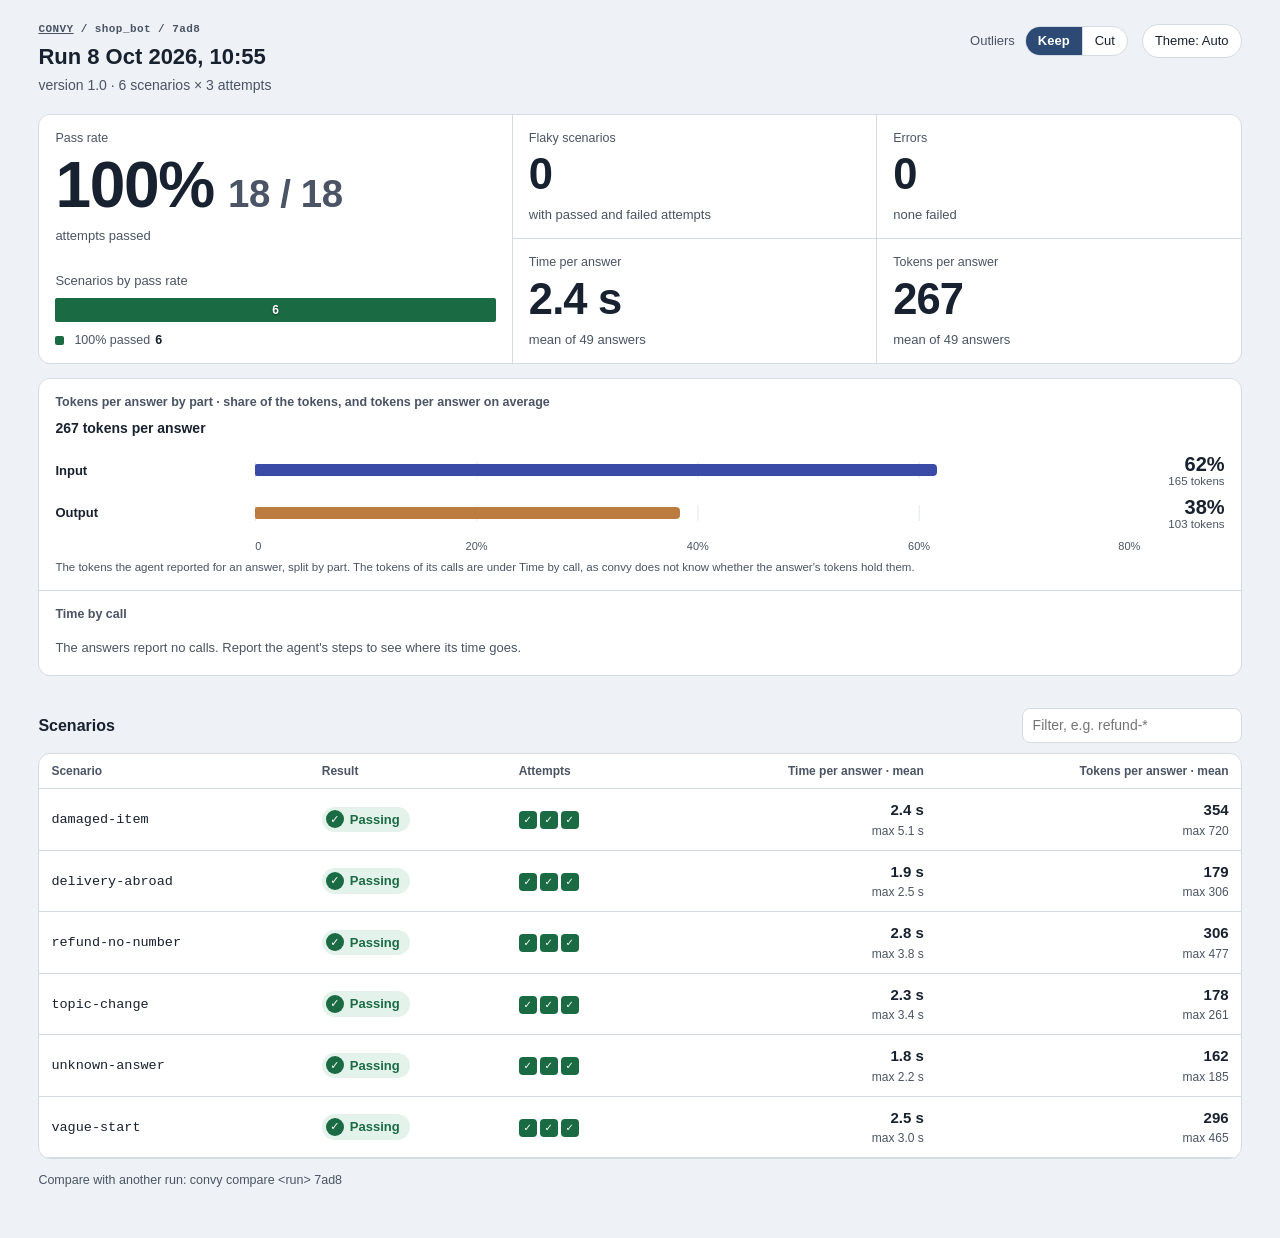
<file: examples/shop/results/shop_bot/2026-10-08T13-55-00_7ad8/report.html>
<!doctype html>
<html lang="en">
<head>
<meta charset="utf-8">
<meta name="viewport" content="width=device-width, initial-scale=1">
<title>Run</title>
<link rel="icon" href="data:image/svg+xml,<svg xmlns='http://www.w3.org/2000/svg' viewBox='0 0 100 100'><rect width='100' height='100' rx='20' fill='%2318212f'/><circle cx='50' cy='50' r='28' fill='none' stroke='%23eef1f5' stroke-width='17'/><circle cx='50' cy='50' r='10' fill='%235fc48a'/></svg>">
<style>
:root {
  --page: #eef1f5; --surface: #ffffff; --side: #f4f6f9; --ink: #18212f; --muted: #4a5464;
  --rule: #d5dbe3; --user: #eef1f5; --focus: #2c4a74; --thought: #7a4fc4;
  --cache: #5d85ce; --input: #3a4aa7; --output: #bc7c40; --thinking: #8d58b7;
  --pass: #1a6b43; --pass-bg: #e3f2ea; --fail: #b3261e; --fail-bg: #f8e3e1;
  --flaky: #8a5100; --flaky-bg: #f6ecd9; --none: #4a5464; --none-bg: #e2e7ee; --on-status: #ffffff;
  --sans: -apple-system, BlinkMacSystemFont, "Segoe UI Variable Text", "Segoe UI", Inter, Roboto, "Noto Sans", "Adwaita Sans", Cantarell, "Helvetica Neue", Arial, "Liberation Sans", "DejaVu Sans", sans-serif;
  --mono: ui-monospace, "SF Mono", "Cascadia Mono", "JetBrains Mono", Menlo, Consolas, monospace;
  color-scheme: light;
}
@media (prefers-color-scheme: dark) {
  :root:not([data-theme="light"]) {
    --page: #15181e; --surface: #171a21; --side: #1d212a; --ink: #e4e7ec; --muted: #a3abb8;
    --rule: #2e3440; --user: #232833; --focus: #9db4ff; --thought: #b69cf5;
    --cache: #7892d9; --input: #5061b3; --output: #b67f46; --thinking: #9970c4;
    --pass: #5fc48a; --pass-bg: #16301f; --fail: #ef7b70; --fail-bg: #3a1d1b;
    --flaky: #e0b155; --flaky-bg: #352a14; --none: #a3abb8; --none-bg: #262c36; --on-status: #171a21;
    color-scheme: dark;
  }
}
:root[data-theme="dark"] {
  --page: #15181e; --surface: #171a21; --side: #1d212a; --ink: #e4e7ec; --muted: #a3abb8;
  --rule: #2e3440; --user: #232833; --focus: #9db4ff; --thought: #b69cf5;
  --cache: #7892d9; --input: #5061b3; --output: #b67f46; --thinking: #9970c4;
  --pass: #5fc48a; --pass-bg: #16301f; --fail: #ef7b70; --fail-bg: #3a1d1b;
  --flaky: #e0b155; --flaky-bg: #352a14; --none: #a3abb8; --none-bg: #262c36; --on-status: #171a21;
  color-scheme: dark;
}
* { box-sizing: border-box; }
body { margin: 0; background: var(--page); color: var(--ink); font: 14px/1.5 var(--sans); }
.page { max-width: 1680px; margin: 0 auto; padding: 24px clamp(16px, 3vw, 40px) 48px; }
.mono { font-family: var(--mono); }
.hint { color: var(--muted); font-size: 12.5px; margin: 12px 0 0; }
.muted { color: var(--muted); }
.top { display: flex; flex-wrap: wrap; align-items: flex-start; gap: 12px 16px; margin-bottom: 18px; }
.top > div:first-child { flex: 1 1 320px; min-width: 0; }
.eyebrow { font: 600 11px/1 var(--mono); color: var(--muted); letter-spacing: .04em; }
.eyebrow a { color: inherit; }
h1 { font-size: 22px; line-height: 1.25; margin: 8px 0 4px; font-weight: 650; overflow-wrap: anywhere; }
.meta { color: var(--muted); margin: 0; }
button { font: inherit; color: inherit; }
:focus-visible { outline: 2px solid var(--focus); outline-offset: 2px; }
.theme { flex: none; display: inline-flex; align-items: center; gap: 6px; padding: 6px 12px; border: 1px solid var(--rule); border-radius: 999px; background: var(--surface); cursor: pointer; font-size: 13px; }
.panel { background: var(--surface); border: 1px solid var(--rule); border-radius: 12px; }

/* status icon, badge */
.si { display: inline-grid; place-items: center; width: 18px; height: 18px; border-radius: 50%; color: var(--on-status); font: 800 11px/1 var(--sans); flex: none; }
/* a status's colour, wherever a mark carries one: an icon, a square, a key, a bar */
:is(.si, .sq, .key, .fill, .meter > span).passing { background: var(--pass); }
:is(.si, .sq, .key, .fill, .meter > span).failing { background: var(--fail); }
:is(.si, .sq, .key, .fill, .meter > span).flaky { background: var(--flaky); }
:is(.si, .sq, .key, .fill, .meter > span).none { background: var(--none); }
.badge { display: inline-flex; align-items: center; gap: 6px; padding: 3px 10px 3px 4px; border-radius: 999px; font-size: 13px; font-weight: 650; white-space: nowrap; }
.badge.passing { background: var(--pass-bg); color: var(--pass); } .badge.failing { background: var(--fail-bg); color: var(--fail); }
.badge.flaky { background: var(--flaky-bg); color: var(--flaky); } .badge.none { background: var(--none-bg); color: var(--none); }

/* tiles */
.tiles { display: grid; grid-template-columns: repeat(auto-fit, minmax(170px, 1fr)); gap: 1px; background: var(--rule); border: 1px solid var(--rule); border-radius: 12px; overflow: hidden; }
.tile { background: var(--surface); padding: 14px 16px; display: flex; flex-direction: column; gap: 3px; min-width: 0; }
.tile .l { font-size: 12.5px; color: var(--muted); }
.tile .v { font-size: 28px; font-weight: 700; letter-spacing: -.02em; line-height: 1.1; white-space: nowrap; }
.tile .v small { font-size: 14px; font-weight: 500; color: var(--muted); letter-spacing: 0; margin-left: 6px; }
.tile .s { font-size: 12.5px; color: var(--muted); font-variant-numeric: tabular-nums; }

/* table */
.tools { display: flex; flex-wrap: wrap; align-items: center; gap: 8px 16px; margin: 32px 0 10px; }
.tools h2 { font-size: 16px; font-weight: 650; margin: 0 auto 0 0; }
input[type=search] { font: inherit; color: var(--ink); background: var(--surface); border: 1px solid var(--rule); border-radius: 8px; padding: 6px 10px; width: 220px; max-width: 100%; }
.scroll { overflow-x: auto; }
table { border-collapse: collapse; width: 100%; }
th { font-size: 12px; font-weight: 600; color: var(--muted); text-align: left; padding: 8px 12px; border-bottom: 1px solid var(--rule); white-space: nowrap; }
td { padding: 10px 12px; border-bottom: 1px solid var(--rule); vertical-align: middle; }
tbody tr.row { cursor: pointer; }
tbody tr.row:hover td { background: var(--side); }
.n { text-align: right; font-variant-numeric: tabular-nums; white-space: nowrap; }
.metric { font-size: 15px; font-weight: 650; }
.metric small { display: block; font-size: 12px; font-weight: 400; color: var(--muted); }
.open { all: unset; cursor: pointer; font-family: var(--mono); font-size: 13.5px; white-space: nowrap; }
.open:focus-visible { outline: 2px solid var(--focus); outline-offset: 2px; border-radius: 4px; }
.empty { color: var(--muted); padding: 24px 12px; }

/* attempt squares */
.squares { display: inline-flex; flex-wrap: wrap; gap: 3px; max-width: 207px; vertical-align: middle; }
.sq { width: 18px; height: 18px; border-radius: 4px; display: grid; place-items: center; font: 800 10px/1 var(--sans); color: var(--on-status); }
.sq.go { cursor: pointer; } .sq.at { outline: 2px solid var(--ink); outline-offset: 1px; }

/* the spread and change blocks */
.charts { display: grid; grid-template-columns: repeat(2, minmax(0, 1fr)); gap: 1px; background: var(--rule); border: 1px solid var(--rule); border-radius: 12px; overflow: hidden; margin-top: 14px; }
.chart { background: var(--surface); padding: 14px 16px; min-width: 0; }
.chart .empty { margin: 0; padding: 4px 0; font-size: 13px; }
.chart h3 { font-size: 12.5px; font-weight: 600; color: var(--muted); margin: 0 0 10px; }
.chart .scale { display: grid; grid-template-columns: minmax(0, 16ch) minmax(0, 1fr) var(--tail, 8ch); gap: 4px 12px; align-items: center; }
.chart .caption { font-size: 11.5px; color: var(--muted); margin: 6px 0 0; }
.chart .scale { font-size: 13px; color: var(--muted); margin-top: 4px; }
.chart .scale > span { font-size: 11px; }
.chart .scale > span:nth-child(2):not(.ticks) { display: flex; justify-content: space-between; }
.chart .scale .ticks { display: block; position: relative; height: 1.3em; }
.chart .scale .ticks > span { position: absolute; top: 0; transform: translateX(-50%); white-space: nowrap; font-variant-numeric: tabular-nums; }
.chart .scale .ticks > span:first-child { transform: none; } .chart .scale .ticks > span:last-child:not(:first-child) { transform: translateX(-100%); }
.chart.grid .ptrack { background-image: linear-gradient(to right, color-mix(in srgb, var(--rule) 70%, transparent) 1px, transparent 1px); background-size: var(--grid) 100%; }
.more { all: unset; display: inline-block; cursor: pointer; color: var(--focus); font-size: 12.5px; margin-top: 8px; }
.more:focus-visible { outline: 2px solid var(--focus); outline-offset: 2px; border-radius: 4px; }
@media (max-width: 760px) {
  .charts { grid-template-columns: minmax(0, 1fr); }
  .chart .scale { grid-template-columns: minmax(0, 1fr) var(--tail, 8ch); }
  .chart .scale > span:first-child { display: none; }
}

/* a lone panel takes the whole row */
.charts:has(> .chart:only-child) { grid-template-columns: minmax(0, 1fr); }

/* the statistic switch */
.switch { display: flex; flex-wrap: wrap; align-items: center; gap: 6px 10px; margin: 18px 0 0; font-size: 13px; color: var(--muted); }
.switch [role=group] { display: inline-flex; border: 1px solid var(--rule); border-radius: 999px; overflow: hidden; background: var(--surface); }
.switch button { all: unset; cursor: pointer; padding: 4px 12px; color: var(--ink); }
.switch button + button { border-left: 1px solid var(--rule); }
.switch button[aria-pressed="true"] { background: var(--focus); color: var(--surface); font-weight: 650; }
.switch button:focus-visible { outline: 2px solid var(--focus); outline-offset: -2px; }

/* the key of a colour */
.key { display: inline-block; width: 9px; height: 9px; border-radius: 2px; margin-right: 5px; vertical-align: -1px; }

/* tokens by turn and by part: parts apart by a 2px gap of the panel's surface */
.charts:empty { display: none; }
.seg { flex: 1 1 0; min-width: 0; min-height: 0; border-radius: 2px; }
.seg.cache, .key.cache { background: var(--cache); } .seg.input, .key.input { background: var(--input); }
.seg.output, .key.output { background: var(--output); } .seg.thinking, .key.thinking { background: var(--thinking); }
.chart .ptrack { display: flex; flex-direction: column; justify-content: center; gap: 3px; min-height: 16px; }

/* a change from before */
.delta { font-size: 15px; font-weight: 650; font-variant-numeric: tabular-nums; }
.delta.good { color: var(--pass); } .delta.bad { color: var(--fail); } .delta.same, .delta.noise, .delta.none { color: var(--muted); }

/* a panel's message, the page's controls */
.lede { margin: -4px 0 10px; font-size: 14px; font-weight: 550; color: var(--ink); }
.controls { flex: 0 1 auto; display: flex; flex-wrap: wrap; align-items: center; justify-content: flex-end; gap: 10px 14px; }
.controls .switch { margin: 0; }

/* the tooltip, and the parts of a bar fading beside the one pointed at */
.tip { position: fixed; z-index: 10; max-width: 340px; padding: 6px 10px; border-radius: 8px; background: var(--ink); color: var(--surface); font-size: 12.5px; line-height: 1.4; pointer-events: none; box-shadow: 0 4px 14px rgb(0 0 0 / .25); font-variant-numeric: tabular-nums; }
[data-tip] { cursor: default; }
.pbar:hover > .seg, .meter:hover > span, .bars:hover .seg { opacity: .35; transition: opacity .12s; }
.pbar:hover > .seg:hover, .meter:hover > span:hover, .bars:hover .seg:hover { opacity: 1; }
@media (prefers-reduced-motion: reduce) { .pbar .seg, .meter > span, .bars .seg { transition: none; } }

/* the scenario window */
dialog.window { width: calc(100vw - 48px); height: calc(100vh - 48px); max-width: 1400px; max-height: none; padding: 0; border: 1px solid var(--rule); border-radius: 14px; background: var(--surface); color: var(--ink); overflow: hidden; }
dialog.window::backdrop { background: rgb(0 0 0 / .5); }
.frame { display: grid; grid-template-rows: auto minmax(0, 1fr); height: 100%; }
.whead { position: relative; display: flex; flex-wrap: wrap; align-items: center; gap: 8px 12px; padding: 14px 64px 14px 20px; border-bottom: 1px solid var(--rule); }
.whead h2 { margin: 0; font: 650 17px/1.3 var(--mono); overflow-wrap: anywhere; }
.close { position: absolute; top: 12px; right: 14px; width: 32px; height: 32px; display: grid; place-items: center; border-radius: 8px; border: 1px solid transparent; background: none; color: var(--muted); cursor: pointer; font-size: 16px; }
.close:hover { border-color: var(--rule); }
.wbody { display: grid; grid-template-columns: 320px minmax(0, 1fr); min-height: 0; }
.side { background: var(--side); padding: 18px 20px; border-right: 1px solid var(--rule); overflow: auto; }
.main { padding: 16px 22px 24px; overflow: auto; min-width: 0; }
.sec { font-size: 12px; font-weight: 650; color: var(--muted); margin: 0 0 8px; }
.told { margin: 0 0 20px; white-space: pre-wrap; overflow-wrap: anywhere; }
.claims { list-style: none; margin: 0 0 18px; padding: 0; }
.claims li { display: grid; grid-template-columns: 22px 18px 1fr; gap: 2px 8px; margin: 0 0 14px; }
.claims .no, .judge .no { font: 650 13px/1.6 var(--mono); color: var(--muted); }
.claims .si, .judge .si { margin-top: 3px; }
.claims .tally { grid-column: 3; font-size: 12.5px; color: var(--muted); display: flex; align-items: center; gap: 5px; }
.claims .tally .si { width: 15px; height: 15px; font-size: 9px; margin: 0; }
.tabs { display: flex; flex-wrap: wrap; gap: 8px; margin-bottom: 16px; }
.tab { display: inline-flex; align-items: center; gap: 7px; padding: 5px 12px 5px 6px; border-radius: 999px; border: 1px solid var(--rule); background: var(--surface); cursor: pointer; font-size: 13px; }
.tab[aria-selected="true"] { border-color: var(--focus); box-shadow: inset 0 0 0 1px var(--focus); font-weight: 650; }
.mini { display: grid; grid-template-columns: repeat(3, minmax(0, 1fr)); gap: 1px; background: var(--rule); border: 1px solid var(--rule); border-radius: 12px; overflow: hidden; margin-bottom: 18px; }
.mini > div { background: var(--surface); padding: 10px 14px; display: flex; flex-direction: column; gap: 2px; min-width: 0; }
.mini .l { font-size: 12.5px; color: var(--muted); }
.mini .v { display: flex; align-items: center; gap: 8px; white-space: nowrap; font-size: 21px; font-weight: 700; font-variant-numeric: tabular-nums; }
.mini .v.failing { color: var(--fail); } .mini .v.passing { color: var(--pass); } .mini .v.none { color: var(--none); }
.mini .s { font-size: 12.5px; color: var(--muted); font-variant-numeric: tabular-nums; }
.judge { border: 1px solid var(--rule); border-radius: 12px; padding: 2px 16px; margin-bottom: 20px; }
.judge > div { display: grid; grid-template-columns: 22px 18px 1fr; gap: 0 8px; padding: 10px 0; border-bottom: 1px solid var(--rule); }
.judge > div:last-child { border-bottom: 0; }
.judge .why { line-height: 1.55; overflow-wrap: anywhere; }
.error { border-left: 3px solid var(--fail); padding: 8px 12px; margin-bottom: 20px; white-space: pre-wrap; overflow-wrap: anywhere; }
.msg { max-width: min(72ch, 92%); margin: 16px 0; }
.who { font: 650 11px/1 var(--mono); color: var(--muted); letter-spacing: .04em; }
.msg.user .who { display: block; margin-bottom: 6px; }
.bubble { padding: 12px 16px; border-radius: 14px; font-size: 15px; line-height: 1.65; overflow-wrap: anywhere; }
.msg.user .bubble { background: var(--user); border-top-left-radius: 4px; white-space: pre-wrap; }
.msg.agent { margin-left: auto; }
.msg.agent .bubble { background: var(--surface); border: 1px solid var(--rule); border-top-right-radius: 4px; }
.bhead { display: flex; flex-wrap: wrap; align-items: center; gap: 6px 16px; margin: -2px 0 10px; padding-bottom: 8px; border-bottom: 1px solid var(--rule); font-size: 13px; line-height: 1.4; }
.bhead .who { margin-right: auto; }
.bhead .m { display: inline-flex; align-items: center; gap: 5px; font-variant-numeric: tabular-nums; }
.bhead svg { color: var(--muted); }
.bubble p { margin: 0 0 10px; } .bubble p:last-child { margin-bottom: 0; }
.bubble ul, .bubble ol { margin: 8px 0; padding-left: 22px; } .bubble li { margin: 4px 0; }
.bubble ol { list-style-position: inside; padding-left: 0; }
.bubble .h { font-weight: 700; }
.bubble code { font-family: var(--mono); font-size: 13.5px; background: var(--side); border-radius: 4px; padding: 1px 4px; }
@media (max-width: 860px) {
  .wbody { grid-template-columns: 1fr; overflow: auto; }
  .side { border-right: 0; border-bottom: 1px solid var(--rule); overflow: visible; }
  .main { overflow: visible; }
  .mini { grid-template-columns: 1fr; }
  dialog.window { width: 100vw; height: 100vh; border-radius: 0; }
}
@media print { dialog.window { position: static; } }

/* an answer's steps */
.bubble.flow { padding: 12px 14px; }
.msg.agent:has(.flow) { max-width: min(96ch, 96%); }
.link { all: unset; cursor: pointer; color: var(--focus); font-size: 13px; }
.link:focus-visible { outline: 2px solid var(--focus); outline-offset: 2px; border-radius: 4px; }
.line { list-style: none; margin: 0; padding: 0; position: relative; }
.line::before { content: ""; position: absolute; left: 13px; top: 14px; bottom: 14px; width: 2px; background: var(--rule); }
.node { position: relative; display: grid; grid-template-columns: 28px minmax(0, 1fr); gap: 10px; margin: 0 0 8px; }
.node:last-child { margin-bottom: 0; }
.dot { width: 28px; height: 28px; border-radius: 50%; display: grid; place-items: center; background: var(--surface); border: 1.5px solid var(--rule); color: var(--muted); z-index: 1; }
.node .card { border: 1px solid var(--rule); border-radius: 10px; background: var(--surface); min-width: 0; }
.kind { font: 650 11px/1 var(--mono); letter-spacing: .05em; text-transform: uppercase; color: var(--muted); }
.node.thought .card, .node.answer .card { padding: 9px 12px 10px; }
.node.thought .card > .kind, .node.answer .card > .kind { display: block; margin-bottom: 6px; }
.node.thought .dot, .node.thought .kind { color: var(--thought); }
.node.thought .dot { border-color: color-mix(in srgb, var(--thought) 55%, var(--rule)); }
.node.thought .card { background: color-mix(in srgb, var(--thought) 8%, var(--surface)); border-color: color-mix(in srgb, var(--thought) 28%, var(--rule)); }
.node.thought .said { white-space: pre-wrap; overflow-wrap: anywhere; }
.node.answer .dot { color: var(--ink); border-color: color-mix(in srgb, var(--ink) 60%, var(--rule)); }
.node.answer .card { border-color: color-mix(in srgb, var(--ink) 25%, var(--rule)); }
.card.fold { display: flex; flex-wrap: wrap; align-items: center; gap: 6px 12px; padding: 8px 12px; border-style: dashed; font-size: 13.5px; cursor: pointer; }
.card.fold:hover { border-color: var(--focus); }
.bhead .steps { min-width: 11ch; text-align: right; }
.bhead .steps::after { content: " ▸"; } .bhead .steps[aria-expanded="true"]::after { content: " ▾"; }
.node.call summary { display: grid; grid-template-columns: 4.5ch minmax(10ch, 1fr) minmax(48px, 120px) 28ch 14px; align-items: center; gap: 4px 10px; padding: 8px 12px; cursor: pointer; list-style: none; }
.node.call summary::-webkit-details-marker { display: none; }
.node.call summary::after { content: "▸"; color: var(--muted); font-size: 11px; }
.node.call .card[open] > summary::after { content: "▾"; }
.node.call .name { font: 650 14px/1.3 var(--mono); overflow-wrap: anywhere; }
.node .track { position: relative; height: 10px; border-radius: 5px; background: var(--side); }
.node .bar { position: absolute; top: 0; bottom: 0; border-radius: 5px; background: var(--focus); }
.node .m { font-size: 12.5px; white-space: nowrap; font-variant-numeric: tabular-nums; text-align: right; }
.io { display: grid; grid-template-columns: 1fr 1fr; gap: 10px; padding: 10px 12px 12px; border-top: 1px solid var(--rule); }
.io .box { margin: 0; height: 150px; overflow: auto; padding: 8px 10px; background: var(--side); border: 1px solid var(--rule); border-radius: 8px; font: 12.5px/1.5 var(--mono); white-space: pre-wrap; overflow-wrap: anywhere; }
.io .box.none { height: auto; min-height: 44px; display: grid; place-items: center; color: var(--muted); font: italic 13px var(--sans); }
@media (max-width: 600px) {
  .io { grid-template-columns: 1fr; }
  .node.call summary { grid-template-columns: 4.5ch minmax(0, 1fr) 14px; }
  .node.call summary::after { grid-column: 3; grid-row: 1; }
  .node.call .track, .node.call .m { grid-column: 1 / -1; text-align: left; }
  .node.call .m { white-space: normal; }
}
.node.found .card { box-shadow: 0 0 0 2px var(--focus); transition: box-shadow .3s; }
@media (prefers-reduced-motion: reduce) { .node.found .card { transition: none; } }

/* the pass rate, with its line of scenarios, as tall as the four other tiles two by two beside it */
.tiles.five { grid-template-columns: minmax(0, 1.3fr) repeat(2, minmax(0, 1fr)); }
.tiles.five > .rates { grid-row: span 2; }
@media (max-width: 640px) { .tiles.five { grid-template-columns: repeat(2, minmax(0, 1fr)); } .tiles.five > .rates { grid-row: auto; grid-column: 1 / -1; } .controls { justify-content: flex-start; } }
.tiles.five .tile .v { font-size: clamp(36px, 3.4vw, 48px); line-height: 1.05; margin: 2px 0 4px; }
.tiles.five > .rates .v { font-size: clamp(48px, 5vw, 72px); }
.tiles.five > .rates .foot { margin-top: auto; }
.foot { display: flex; flex-direction: column; gap: 3px; min-width: 0; }
.tiles.five .tile .s { font-size: 13px; }
.meter { display: flex; gap: 2px; }
.meter > span { min-width: 3px; border-radius: 2px; }
.tiles.five .tile .v .frac { font-size: .6em; font-weight: 650; color: var(--muted); margin-left: 14px; letter-spacing: -.01em; }

/* the scenarios by pass rate on one line, and where the tokens and time go */
.rates .meter { height: 24px; margin: 4px 0 6px; }
.rates .cap { margin-top: 12px; }
.rates .meter > span { display: grid; place-items: center; color: #fff; font: 700 12px/1 var(--sans); font-variant-numeric: tabular-nums; text-shadow: 0 1px 2px rgb(0 0 0 / .45); overflow: hidden; }
.rates .endlist { list-style: none; margin: 0; padding: 0; display: flex; flex-wrap: wrap; gap: 2px 18px; font-size: 12.5px; color: var(--muted); }
.rates .endlist li { display: inline-flex; align-items: center; gap: 5px; }
.rates .endlist b { color: var(--ink); font-weight: 650; font-variant-numeric: tabular-nums; }
#charts { grid-template-columns: minmax(0, 1fr); }
.chart .cat { display: grid; grid-template-columns: minmax(0, 26ch) minmax(0, 1fr) 10ch; gap: 2px 12px; align-items: center; padding: 4px 6px; margin: 0 -6px; border-radius: 6px; font-size: 13px; cursor: pointer; }
.chart .cat:hover { background: var(--side); }
.chart .cat.own { cursor: default; }
.chart .cat .cname { display: flex; flex-direction: column; min-width: 0; }
.chart .cat .cname b { font-weight: 550; overflow: hidden; text-overflow: ellipsis; white-space: nowrap; }
.chart .cat .cname small { font-size: 11.5px; color: var(--muted); white-space: nowrap; overflow: hidden; text-overflow: ellipsis; }
.chart .cat .n { text-align: right; font-size: 20px; font-weight: 700; line-height: 1.1; font-variant-numeric: tabular-nums; }
.chart .cat .n small { display: block; font-size: 11.5px; font-weight: 400; color: var(--muted); white-space: nowrap; }
.chart .cat .ptrack { display: flex; flex-direction: row; justify-content: flex-start; align-items: center; min-height: 16px; }
.chart .cat .fill { display: block; height: 12px; min-width: 2px; border-radius: 2px 4px 4px 2px; background: color-mix(in srgb, var(--muted) 75%, var(--surface)); }
.chart .cat .fill.seg { flex: none; } .chart .cat .fill.cache { background: var(--cache); } .chart .cat .fill.input { background: var(--input); }
.chart .cat .fill.output { background: var(--output); } .chart .cat .fill.thinking { background: var(--thinking); }
.chart .cat[aria-expanded] .cname b::before { content: ""; display: inline-block; width: 5px; height: 5px; margin: 0 7px 2px 1px; border: solid var(--muted); border-width: 0 1.5px 1.5px 0; transform: rotate(-45deg); transition: transform .15s; }
.chart .cat[aria-expanded="true"] .cname b::before { transform: rotate(45deg); }
@media (prefers-reduced-motion: reduce) { .chart .cat .cname b::before { transition: none; } }
.chart.cats .scale { grid-template-columns: minmax(0, 26ch) minmax(0, 1fr) 10ch; }
.places { list-style: none; margin: 2px 0 8px 12px; padding: 0; display: grid; gap: 2px; font-size: 12.5px; }
.places li { display: flex; flex-wrap: wrap; gap: 2px 10px; align-items: baseline; }
.places .open { color: var(--focus); font-size: 12.5px; }
.places .open:hover { text-decoration: underline; }
@media (max-width: 760px) { .chart .cat, .chart.cats .scale { grid-template-columns: minmax(0, 1fr) 10ch; } .chart .cat .cname { grid-column: 1 / -1; } .chart.cats .scale > span:first-child { display: none; } .places { margin-left: 0; } }
</style>
<script>
// Every number and decision comes from the data; this script only draws it.
// Everything from the data is added as text, never as HTML.

function el(tag, props = {}, ...children) {
  const node = document.createElement(tag);
  for (const [key, value] of Object.entries(props)) {
    if (value == null || value === false) continue;
    if (key.startsWith("aria-") || key.startsWith("data-") || key === "role" || key === "style") node.setAttribute(key, value);
    else node[key] = value;
  }
  node.append(...children.flat(Infinity).filter(child => child != null && child !== false && child !== ""));
  return node;
}

// The theme: Auto follows the system; the choice is kept where the browser allows it.
const THEMES = ["auto", "light", "dark"];
const NAMES = {auto: "Auto", light: "Light", dark: "Dark"};
function storedTheme() {
  try { return THEMES.includes(localStorage.getItem("convy-theme")) ? localStorage.getItem("convy-theme") : "auto"; }
  catch { return "auto"; }
}
let theme = storedTheme();
function applyTheme(button) {
  if (theme === "auto") document.documentElement.removeAttribute("data-theme");
  else document.documentElement.setAttribute("data-theme", theme);
  if (button) {
    button.textContent = `Theme: ${NAMES[theme]}`;
    button.setAttribute("aria-label", `Theme: ${NAMES[theme]}. Switch theme`);
  }
}
function themeButton() {
  const button = el("button", {className: "theme", type: "button"});
  button.addEventListener("click", () => {
    theme = THEMES[(THEMES.indexOf(theme) + 1) % THEMES.length];
    try { localStorage.setItem("convy-theme", theme); } catch { /* not kept: the next page opens in Auto */ }
    applyTheme(button);
  });
  applyTheme(button);
  return button;
}
applyTheme(null);

const SCENARIO = {passing: "Passing", failing: "Failing", flaky: "Flaky", none: "No verdict"};
const ATTEMPT = {passing: "Passed", failing: "Failed", none: "No verdict"};
const GLYPH = {passing: "✓", failing: "✕", flaky: "◐", none: "–"};

const kind = passed => passed == null ? "none" : passed ? "passing" : "failing";
const icon = result => el("span", {className: `si ${result}`, "aria-hidden": "true"}, GLYPH[result]);
const badge = (result, words = SCENARIO) => el("span", {className: `badge ${result}`}, icon(result), words[result]);
const plural = (n, word) => `${n} ${word}${n === 1 ? "" : "s"}`;
const pct = rate => rate == null ? "—" : `${Math.round(rate * 100)}%`;
const notTrusted = cut => cut ? ` · ${cut} not trusted` : "";
const secs = s => s == null ? "—" : s > 0 && s < 0.1 ? `${Math.round(s * 1000)} ms` : s < 10 ? `${s.toFixed(1)} s` : `${Math.round(s)} s`;
const count = n => n == null ? "—" : n < 1000 ? String(Math.round(n)) : n < 1e6 ? `${(n / 1e3).toFixed(n < 1e4 ? 1 : 0)}k` : `${(n / 1e6).toFixed(1)}M`;
const when = iso => new Date(iso).toLocaleString("en-GB", {dateStyle: "medium", timeStyle: "short"});
const STATUS = {running: "not finished", interrupted: "interrupted", finished: null};

// Squares, one per attempt: ✓, ✕ or – with its word in the title, the open attempt outlined, a
// click opening one. Not tab stops: the row's Open button and the window's tabs are the keyboard's.
function squares(marks, what, open, go) {
  return el("span", {className: "squares", role: "img", "aria-label": `${what}: ${marks.map(m => m.word).join(", ")}`},
    marks.map(m => {
      const square = el("span", {className: `sq ${m.result}${m.attempt === open ? " at" : ""}${go ? " go" : ""}`, title: `Attempt ${m.attempt}: ${m.word}`}, GLYPH[m.result]);
      if (go) square.addEventListener("click", event => { event.stopPropagation(); go(m.attempt); });
      return square;
    }));
}
const attemptMarks = attempts => attempts.map(a => ({attempt: a.attempt, result: kind(a.passed),
  word: a.cut ? "not trusted" : a.passed == null ? "no verdict" : a.passed ? "passed" : "failed"}));

function readAddress() {
  const hash = location.hash.slice(1), first = hash.split("&")[0];
  return new URLSearchParams(first && !first.includes("=") ? `id=${hash}` : hash);  // part 1's #<id>&attempt=<n>
}
const kept = {};  // the settings the address keeps, each unwritten at its default; a page adds its own
function writeAddress(params) {
  for (const [key, value] of Object.entries(kept)) { params.delete(key); if (value()) params.set(key, value()); }
  const hash = params.toString();
  history.replaceState(null, "", hash ? `#${hash}` : location.pathname + location.search);
}

// A panel with nothing to show, and the button that shows all of a panel's rows or fewer; `every`
// holds the panels showing all, by a key of the page's choice.
const every = new Set();
const emptyPanel = (title, text) => el("section", {className: "chart", "aria-label": title}, el("h3", {}, title), el("p", {className: "empty"}, text));
function moreButton(key, rows, redraw) {
  const all = every.has(key), button = el("button", {className: "more", type: "button"}, all ? "Show fewer" : `Show all ${rows}`);
  button.addEventListener("click", () => { all ? every.delete(key) : every.add(key); redraw(); });
  return button;
}

// A panel's message, in a line under its title.
function lede(section, text) {
  if (text) section.querySelector("h3").after(el("p", {className: "lede"}, text));
  return section;
}

// A scale from 0 that ends on a round value past `most`: its ticks are 1, 2 or 5 times a power of
// ten, four or five of them. Its panel's tracks draw a faint line at each tick.
function axis(most) {
  if (!(most > 0)) return {top: 0, step: 0, ticks: [0]};
  const rough = most / 4, power = 10 ** Math.floor(Math.log10(rough));
  const step = [1, 2, 5, 10].map(m => m * power).find(s => s >= rough);
  const top = Math.ceil(most / step - 1e-9) * step;
  return {top, step, ticks: Array.from({length: Math.round(top / step) + 1}, (_, i) => i * step)};
}
const gridStyle = a => a.step ? `--grid: ${a.step / a.top * 100}%` : null;
// The scale under a panel's rows: a label at each tick.
const scaleLine = (a, unit) => el("div", {className: "scale"}, el("span"),
  el("span", {className: "ticks"}, a.ticks.map(v => el("span", {style: `left: ${a.top ? v / a.top * 100 : 0}%`}, v ? unit(v) : "0"))), el("span"));

// The parts of tokens, their colours and their words.
const PARTS = ["cached", "input", "output", "thinking"];
const SEG = {cached: "cache", input: "input", output: "output", thinking: "thinking"};
const partWords = p => ({cached: "from the cache", input: p.cached == null ? "input" : "new input", output: "output", thinking: "thinking"});

// One tooltip for the page: what the mark under the pointer holds, as its data-tip says. The other
// parts of its bar fade while it is pointed at.
const tip = el("div", {className: "tip", role: "tooltip", hidden: true});
document.addEventListener("DOMContentLoaded", () => document.body.append(tip));
document.addEventListener("pointerover", event => {
  const mark = event.target instanceof Element ? event.target.closest("[data-tip]") : null;
  tip.hidden = !mark;
  if (mark) tip.textContent = mark.dataset.tip;
});
document.addEventListener("pointermove", event => {
  if (tip.hidden) return;
  tip.style.left = `${Math.max(8, Math.min(event.clientX + 14, innerWidth - tip.offsetWidth - 8))}px`;
  tip.style.top = `${event.clientY + 18 + tip.offsetHeight > innerHeight ? event.clientY - tip.offsetHeight - 10 : event.clientY + 18}px`;
});

const claimMarks = (attempts, i) => attempts.map(a => {
  const d = a.claims[i], shown = d.passed != null && d.trusted;
  return {attempt: a.attempt, result: shown ? kind(d.passed) : "none",
    word: d.passed == null ? "not decided" : !d.trusted ? "not trusted" : d.passed ? "held" : "failed"};
});

</script>
</head>
<body>
<div class="page">
  <header id="head"></header>
  <section id="tiles" aria-label="The run in numbers"></section>
  <section id="charts" class="charts" aria-label="Tokens by part and time by call"></section>
  <div class="tools" id="scenarios-head"><h2>Scenarios</h2><input type="search" id="filter" placeholder="Filter, e.g. refund-*" aria-label="Filter scenarios by id; * matches any text"></div>
  <div class="panel scroll" id="table"></div>
  <p class="hint" id="hint"></p>
</div>
<dialog class="window" id="window" aria-labelledby="window-title"></dialog>
<script>
const STOPS = {user_stop: "the user finished", max_turns: "the turns ran out", agent_failure: "the agent failed", agent_busy: "the agent's service stayed busy", model_failure: "convy's model failed"};
const clock = () => {
  const svg = document.createElementNS("http://www.w3.org/2000/svg", "svg");
  svg.setAttribute("viewBox", "0 0 16 16"); svg.setAttribute("width", "14"); svg.setAttribute("height", "14"); svg.setAttribute("aria-hidden", "true");
  for (const [name, attrs] of [["circle", {cx: 8, cy: 8, r: 6.5}], ["path", {d: "M8 4.5V8l2.5 1.5", "stroke-linecap": "round"}]]) {
    const part = document.createElementNS("http://www.w3.org/2000/svg", name);
    for (const [key, value] of Object.entries({...attrs, fill: "none", stroke: "currentColor", "stroke-width": 1.5})) part.setAttribute(key, value);
    svg.append(part);
  }
  return svg;
};

// The steps' icons: a bulb for a thought, a wrench for a call, a stack for folded steps, a speech
// bubble for the answer.
const GLYPHS = {
  thought: "M9 18h6M10 22h4M12 2a7 7 0 0 0-4 12.7V17h8v-2.3A7 7 0 0 0 12 2z",
  call: "M14.7 6.3a4 4 0 0 0-5.4 5.4L3 18l3 3 6.3-6.3a4 4 0 0 0 5.4-5.4l-2.5 2.5-2.4-.6-.6-2.4z",
  steps: "M12 2 2 7l10 5 10-5-10-5zM2 17l10 5 10-5M2 12l10 5 10-5",
  answer: "M21 15a2 2 0 0 1-2 2H7l-4 4V5a2 2 0 0 1 2-2h14a2 2 0 0 1 2 2z",
};
function glyph(name) {
  const svg = document.createElementNS("http://www.w3.org/2000/svg", "svg");
  for (const [key, value] of Object.entries({viewBox: "0 0 24 24", width: 15, height: 15, fill: "none", stroke: "currentColor", "stroke-width": 2, "stroke-linecap": "round", "stroke-linejoin": "round", "aria-hidden": "true"})) svg.setAttribute(key, value);
  const path = document.createElementNS("http://www.w3.org/2000/svg", "path");
  path.setAttribute("d", GLYPHS[name]);
  svg.append(path);
  return svg;
}

// A safe subset of Markdown, built as DOM nodes: paragraphs, line breaks, **bold**, *italic*,
// `code`, lists and #–### headings. Anything else stays text.
function inline(text) {
  const nodes = [];
  const pattern = /\*\*(.+?)\*\*|`([^`]+)`|\*([^*\s][^*]*?)\*/g;
  let last = 0;
  for (const match of text.matchAll(pattern)) {
    nodes.push(text.slice(last, match.index));
    if (match[1] != null) nodes.push(el("strong", {}, inline(match[1])));
    else if (match[2] != null) nodes.push(el("code", {}, match[2]));
    else nodes.push(el("em", {}, inline(match[3])));
    last = match.index + match[0].length;
  }
  nodes.push(text.slice(last));
  return nodes;
}
function markdown(text) {
  const blocks = [];
  let list = null, lines = [];
  const flush = () => {
    if (lines.length) blocks.push(el("p", {}, lines.flatMap((line, i) => i ? [el("br"), inline(line)] : [inline(line)])));
    lines = [];
  };
  for (const raw of text.split("\n")) {
    const line = raw.trimEnd();
    const bullet = line.match(/^\s*[-*•]\s+(.*)$/), number = line.match(/^\s*(\d{1,9})[.)]\s+(.*)$/), heading = line.match(/^#{1,3}\s+(.*)$/);
    if (bullet || number) {
      flush();
      const tag = bullet ? "ul" : "ol";
      if (!list || list.tagName.toLowerCase() !== tag) { list = el(tag); blocks.push(list); }
      list.append(el("li", number ? {value: Number(number[1])} : {}, inline(bullet ? bullet[1] : number[2])));
      continue;
    }
    list = null;
    if (heading) { flush(); blocks.push(el("p", {className: "h"}, inline(heading[1]))); }
    else if (!line.trim()) flush();
    else lines.push(line);
  }
  flush();
  return blocks;
}

// The scenario window's parts, and the filter of its table.
function claimTally(c) {
  const grades = c.grades.filter(([, n]) => n).reverse().map(([grade, n]) => ` · ${grade} ${n}`).join("");  // best first
  return (!c.judged ? "no trusted verdict on this claim" : c.held === 0 ? `failed in ${c.judged} of ${c.judged}` : `held in ${c.held} of ${c.judged}`) + grades + notTrusted(c.cut);
}
function attemptTiles(attempt) {
  const answers = attempt.turns.length;
  const result = kind(attempt.passed);
  return el("div", {className: "mini"},
    el("div", {}, el("span", {className: "l"}, "Result"), el("span", {className: `v ${result}`}, icon(result), attempt.cut ? "Not trusted" : ATTEMPT[result]), el("span", {className: "s"}, STOPS[attempt.stop] ?? attempt.stop)),
    el("div", {}, el("span", {className: "l"}, "Total answer time"), el("span", {className: "v"}, secs(attempt.seconds)), el("span", {className: "s"}, attempt.slowest == null ? "no answers" : `${plural(answers, "answer")} · slowest ${secs(attempt.slowest)}`)),
    el("div", {}, el("span", {className: "l"}, "Tokens"), el("span", {className: "v"}, count(attempt.tokens)),
      el("span", {className: "s"}, attempt.input == null ? "not reported" : tokenParts(attempt))));
}
// In and out, each with the parts that were reported, a reported 0 too.
function tokenParts(v) {
  const part = (n, what) => n == null ? "" : `, ${count(n)} ${what}`;
  return `${count(v.input)} in${part(v.cache_read, "from cache")}${part(v.cache_write, "to cache")} · ${count(v.output)} out${part(v.thinking_tokens, "thinking")}`;
}
// How sure the judge was of a decision, at the run's trust; nothing when the run's judge never says.
function sure(claim, run) {
  if (claim.confidence == null) return run.confident ? "sure: not given" : null;
  const said = `${Math.floor(claim.confidence * 100)}% sure`;
  return claim.trusted ? said : `not trusted: ${said}, needs ${Math.round(run.trust * 100)}%`;
}
function judgeLines(attempt, run) {
  if (attempt.error) return el("div", {className: "error"}, attempt.error);  // the agent or convy's model failed
  return el("div", {className: "judge"}, attempt.claims.map((claim, i) => {
    const note = sure(claim, run);
    return el("div", {}, el("span", {className: "no"}, String(i + 1)), icon(kind(claim.passed)),
      el("span", {className: "why"}, claim.grade != null && [el("strong", {}, claim.grade), " · "], claim.reason || "No reason given.", note && el("small", {className: "muted"}, ` · ${note}`)));
  }));
}
function dialogue(attempt) {
  return attempt.turns.flatMap((t, i) => [
    el("div", {className: "msg user"}, el("span", {className: "who"}, "USER"), el("div", {className: "bubble"}, t.user)),
    el("div", {className: "msg agent", "data-turn": i}, t.steps.length ? timeline(t) : el("div", {className: "bubble"}, answerHead(t), markdown(t.agent))),
  ]);
}
function answerHead(t, toggle = null) {
  return el("div", {className: "bhead"}, el("span", {className: "who"}, "AGENT"),
    el("span", {className: "m"}, clock(), el("strong", {}, secs(t.seconds))),
    el("span", {className: "m"}, t.tokens == null ? el("span", {className: "muted"}, "tokens not reported")
      : [el("strong", {}, count(t.tokens)), " tokens ", el("span", {className: "muted"}, `· ${tokenParts(t)}`)]), toggle);
}
// An answer with steps: a line of its thoughts and calls that ends in the answer. Folded, all the
// steps show as one node, and clicking it unfolds them. The button that unfolds or folds them stays
// at the end of the answer's head and hands its focus to the one that replaces it.
function timeline(t) {
  const box = el("div", {className: "bubble flow"});
  let calls = [];  // which calls were open, by place, so folding and unfolding keeps them
  const draw = (open, focus) => {
    const flip = () => {
      if (open) calls = [...box.querySelectorAll("details")].map(d => d.open);
      draw(!open, true);
    };
    const toggle = el("button", {className: "link steps", type: "button", "aria-expanded": String(open)}, open ? "Hide steps" : "Show steps");
    toggle.addEventListener("click", flip);
    const summary = [t.thoughts && plural(t.thoughts, "thought"), t.calls && plural(t.calls, "call"), t.calls && `calls ran ${secs(t.span)}`].filter(Boolean).join(" · ");
    const steps = open ? t.steps.map((s, i) => s.type === "thought" ? thoughtNode(s) : callNode(s, i))
      : [node("steps", el("div", {className: "card fold", onclick: flip}, el("span", {className: "kind"}, "Steps"), el("span", {}, summary)))];
    box.replaceChildren(answerHead(t, toggle),
      el("ol", {className: "line"}, steps, node("answer", el("div", {className: "card"}, el("span", {className: "kind"}, "Answer"), markdown(t.agent)))));
    box.querySelectorAll("details").forEach((d, i) => { d.open = calls[i] ?? false; });
    if (focus) toggle.focus();
  };
  draw(false, false);
  return box;
}
const node = (type, card, step = null) => el("li", {className: `node ${type}`, "data-step": step}, el("span", {className: "dot"}, glyph(type)), card);
const thoughtNode = s => node("thought", el("div", {className: "card"}, el("span", {className: "kind"}, "Thought"), el("div", {className: "said"}, s.text)));
// A call: its bar on the line of the answer's calls, where it started and how long it took; opened,
// what it sent and received.
function callNode(c, step) {
  return node("call", el("details", {className: "card"},
    el("summary", {},
      el("span", {className: "kind"}, "Call"), el("span", {className: "name"}, c.name),
      el("span", {className: "track", "aria-hidden": "true"}, el("span", {className: "bar", style: `left: min(${c.left * 100}%, 100% - 3px); width: max(3px, ${c.width * 100}%)`})),
      el("span", {className: "m"}, el("span", {className: "muted"}, `from +${secs(c.start)} `), el("strong", {}, secs(c.seconds)), " · ",
        c.tokens == null ? el("span", {className: "muted"}, "tokens not reported") : `${count(c.tokens)} tokens`)),
    el("div", {className: "io"}, said("Sent", c.sent), said("Received", c.received))), step);
}
// Opens one call of the window's dialogue, brings it into view and marks it for a moment.
function reveal(turn, step) {
  const folded = document.querySelector(`dialog [data-turn="${turn}"] .steps[aria-expanded="false"]`);
  if (folded) folded.click();
  const call = document.querySelector(`dialog [data-turn="${turn}"] [data-step="${step}"]`);
  if (!call) return;
  call.querySelector("details").open = true;
  call.scrollIntoView({block: "center"});
  call.classList.add("found");
  setTimeout(() => call.classList.remove("found"), 1600);
}
// Text the agent reported, in a box that scrolls: JSON indented, "empty" and "not reported" as words.
function said(label, text) {
  const body = text == null ? el("div", {className: "box none"}, "not reported")
    : text === "" ? el("div", {className: "box none"}, "empty")
    : el("pre", {className: "box", tabIndex: 0, role: "region", "aria-label": label}, indented(text));
  return el("div", {}, el("div", {className: "sec"}, label), body);
}
function indented(text) {
  try { return JSON.stringify(JSON.parse(text), null, 2); } catch { return text; }
}

// The address keeps the open window, #id=<scenario>&attempt=<n>, and the page's own settings.
function address(id, attempt) {
  writeAddress(new URLSearchParams({id, attempt: String(attempt)}));
}
function fromAddress() {
  const params = readAddress(), id = params.get("id");
  return id ? {id, attempt: Number(params.get("attempt")) || 1} : null;
}
function clearAddress() {
  writeAddress(new URLSearchParams());
}
function filtered() {
  const mask = document.getElementById("filter").value.trim() || "*";
  const pattern = new RegExp("^" + mask.replace(/[.+?^${}()|[\]\\]/g, "\\$&").replace(/\*/g, ".*") + "$");
  return {mask, keep: id => pattern.test(id)};
}


// The run's page: its tiles, how its scenarios did and where its time and tokens went, its scenarios, and the window of one scenario.
const DATA = {"run":{"id":"2026-10-08T13-55-00_7ad8","short":"7ad8","agent":"shop_bot","version":"1.0","started":"2026-10-08T13:55:00.826209+03:00","status":"finished","user":"openai/gpt-5.6-luna","judge":"openai/gpt-5.6-luna","k":3,"scenarios":6,"unreadable":0,"trust":0.0,"confident":false},"metrics":{"passed":18,"judged":18,"cut":0,"open":0,"rate":1.0,"stable":6,"flaky":0,"seconds":{"n":49,"min":1.3308256329983124,"p50":2.181687469004828,"p90":3.2524611436005215,"max":5.133506660000421,"mean":2.3665575582647818},"tokens":{"n":18,"min":295.0,"p50":615.0,"p90":1318.4,"max":1967.0,"mean":727.0555555555555},"cached":null,"agent_errors":0,"busy":0,"model_errors":0,"errors":0},"scenarios":[{"id":"damaged-item","user":"Your vase arrived broken and you are upset. Say so, a bit angry.\nSend \"[photo of the broken vase]\" only when the agent asks for a photo.\n","max_turns":6,"held":3,"judged":3,"rate":1.0,"result":"passing","claims":[{"text":"The agent asked for a photo of the damage","held":3,"judged":3,"result":"passing","cut":0,"grades":[],"typical":null},{"text":"The agent offered a free replacement","held":3,"judged":3,"result":"passing","cut":0,"grades":[],"typical":null},{"text":"The agent stayed polite","held":3,"judged":3,"result":"passing","cut":0,"grades":[],"typical":null}],"seconds":{"n":12,"min":1.449706834006065,"p50":2.0743709270027466,"p90":3.4135864878939173,"max":5.133506660000421,"mean":2.4383904580008675},"tokens":{"n":3,"min":971.0,"p50":1310.0,"p90":1835.6,"max":1967.0,"mean":1416.0},"parts":{"cached":null,"input":923.3333333333334,"output":492.6666666666667,"thinking":null},"shares":{"cached":null,"input":0.6520715630885122,"output":0.3479284369114878,"thinking":null,"read":null},"attempts":[{"attempt":1,"passed":true,"cut":false,"stop":"user_stop","error":"","claims":[{"passed":true,"reason":"The agent asked the user to send a clear photo of the damaged vase and its packaging.","confidence":null,"trusted":true,"grade":null},{"passed":true,"reason":"The agent said they could arrange a free replacement.","confidence":null,"trusted":true,"grade":null},{"passed":true,"reason":"The agent remained polite and empathetic throughout the conversation.","confidence":null,"trusted":true,"grade":null}],"seconds":11.409902934006823,"slowest":3.078089581002132,"input":1296,"output":671,"tokens":1967,"thinking_tokens":null,"cache_read":null,"cache_write":null,"turns":[{"user":"My vase arrived completely broken, and I’m really upset about it. This is unacceptable.","agent":"I’m really sorry your vase arrived broken—that’s understandably upsetting. We’ll help make this right.\n\nPlease send:\n- Your order number\n- A clear photo of the damaged vase and its packaging\n\nOnce we receive the photo, we can arrange a free replacement.","seconds":2.181687469004828,"input":102,"output":113,"tokens":215,"thinking_tokens":null,"cache_read":null,"cache_write":null,"steps":[],"thoughts":0,"calls":0,"span":0.0},{"user":"[photo of the broken vase]","agent":"Thank you for the photo—I’m sorry again that it arrived damaged. Please provide your order number so I can arrange the free replacement.","seconds":2.265430061997904,"input":172,"output":60,"tokens":232,"thinking_tokens":null,"cache_read":null,"cache_write":null,"steps":[],"thoughts":0,"calls":0,"span":0.0},{"user":"I don’t have my order number handy. Where can I find it?","agent":"You can usually find your order number in:\n\n- Your order confirmation email\n- Your shipping or dispatch email\n- Your Northwind account under **Orders**\n- The packing slip included with the delivery\n\nIt may be labeled **Order number**, **Order #**, or **Confirmation number**. If you still can’t find it, please share the email address used for the purchase and any details you have, and a human support agent can help locate it.","seconds":1.9176414370012935,"input":224,"output":95,"tokens":319,"thinking_tokens":null,"cache_read":null,"cache_write":null,"steps":[],"thoughts":0,"calls":0,"span":0.0},{"user":"I still can’t find the order number. Please have a human support agent help locate my order using the information already provided.","agent":"I can arrange help from a human agent, but the photo alone isn’t enough to locate the order. Please provide at least one of these:\n\n- Email address used for the purchase\n- Name on the order\n- Delivery address\n- Approximate purchase date\n\nPlease don’t send payment or card details.","seconds":1.9670543850006652,"input":350,"output":131,"tokens":481,"thinking_tokens":null,"cache_read":null,"cache_write":null,"steps":[],"thoughts":0,"calls":0,"span":0.0},{"user":"I don’t have any of those details available. Please have a human agent review the existing conversation and help me with the replacement.","agent":"I understand. I can’t locate the order or authorize the replacement from the photo alone, and I don’t have a way to transfer this chat directly from here.\n\nA human Northwind support agent will need to review the conversation and verify the purchase before issuing the replacement. Please contact Northwind support through the shop’s help/contact page and reference this conversation; the broken-item photo and details you provided should be included.","seconds":3.078089581002132,"input":448,"output":272,"tokens":720,"thinking_tokens":null,"cache_read":null,"cache_write":null,"steps":[],"thoughts":0,"calls":0,"span":0.0}]},{"attempt":2,"passed":true,"cut":false,"stop":"user_stop","error":"","claims":[{"passed":true,"reason":"The agent asked the user to send a clear photo of the broken vase, including the packaging if possible.","confidence":null,"trusted":true,"grade":null},{"passed":true,"reason":"The agent offered to replace the vase free of charge.","confidence":null,"trusted":true,"grade":null},{"passed":true,"reason":"The agent remained polite and apologetic throughout the conversation.","confidence":null,"trusted":true,"grade":null}],"seconds":9.181759482002235,"slowest":5.133506660000421,"input":594,"output":377,"tokens":971,"thinking_tokens":null,"cache_read":null,"cache_write":null,"turns":[{"user":"My vase arrived completely broken, and I’m really upset about it. This is unacceptable.","agent":"I’m very sorry your vase arrived broken—that’s understandably upsetting. We’ll replace it free of charge once we verify the damage.\n\nPlease send me:\n- Your order number\n- A clear photo of the broken vase, including the packaging if possible\n\nOnce I have those details, I can help arrange the replacement.","seconds":2.5381120480014943,"input":102,"output":154,"tokens":256,"thinking_tokens":null,"cache_read":null,"cache_write":null,"steps":[],"thoughts":0,"calls":0,"span":0.0},{"user":"I don’t have the order number available. [photo of the broken vase]","agent":"I’m sorry—the photo shows the damage, and I understand how frustrating this is. I still need the order number to process the free replacement.\n\nIf you can’t find it, please provide the email address used for the order, your name, and the approximate order date. I can then help locate the order, or connect you with a human support agent.","seconds":5.133506660000421,"input":191,"output":161,"tokens":352,"thinking_tokens":null,"cache_read":null,"cache_write":null,"steps":[],"thoughts":0,"calls":0,"span":0.0},{"user":"I don’t have the order number, email address, or order date available. Please connect me with a human support agent to resolve this.","agent":"I’m sorry, but I can’t directly transfer you to a human agent from this chat. Please contact Northwind support through the shop’s help page or customer-service contact form and include the photo of the broken vase. A human agent can help locate your order and arrange a free replacement.","seconds":1.5101407740003197,"input":301,"output":62,"tokens":363,"thinking_tokens":null,"cache_read":null,"cache_write":null,"steps":[],"thoughts":0,"calls":0,"span":0.0}]},{"attempt":3,"passed":true,"cut":false,"stop":"user_stop","error":"","claims":[{"passed":true,"reason":"The agent asked the user to send a clear photo of the broken vase and packaging.","confidence":null,"trusted":true,"grade":null},{"passed":true,"reason":"The agent offered to arrange a free replacement.","confidence":null,"trusted":true,"grade":null},{"passed":true,"reason":"The agent consistently used polite and empathetic language.","confidence":null,"trusted":true,"grade":null}],"seconds":8.669023080001352,"slowest":3.4508639219930046,"input":880,"output":430,"tokens":1310,"thinking_tokens":null,"cache_read":null,"cache_write":null,"turns":[{"user":"My vase arrived completely broken, and I’m really upset about it. This is unacceptable.","agent":"I’m really sorry your vase arrived broken—that’s understandably upsetting. We can arrange a free replacement once we receive a photo of the damage.\n\nPlease send:\n- Your order number\n- A clear photo of the broken vase and packaging\n\nOnce we have those, we’ll review it and help with the replacement.","seconds":1.9293125260010129,"input":102,"output":109,"tokens":211,"thinking_tokens":null,"cache_read":null,"cache_write":null,"steps":[],"thoughts":0,"calls":0,"span":0.0},{"user":"[photo of the broken vase]","agent":"I’m sorry again—the photo shows the damage. Please provide your order number so I can arrange the free replacement.","seconds":1.8391397980012698,"input":181,"output":69,"tokens":250,"thinking_tokens":null,"cache_read":null,"cache_write":null,"steps":[],"thoughts":0,"calls":0,"span":0.0},{"user":"I don’t have the order number available right now. Can you look it up using my name or delivery address?","agent":"I can’t look up orders directly from this chat, but a human support agent may be able to locate it using your name and delivery address. You can also check your order-confirmation email or Northwind account.\n\nIf you’d like, send your name and the delivery address (or contact support with those details), and we’ll help locate the order before arranging the replacement.","seconds":3.4508639219930046,"input":237,"output":206,"tokens":443,"thinking_tokens":null,"cache_read":null,"cache_write":null,"steps":[],"thoughts":0,"calls":0,"span":0.0},{"user":"I don’t have my name and delivery address available in this chat, and I still don’t have the order number. I’ll check my confirmation email or contact a human support agent directly.","agent":"That sounds good. Please keep the photo of the damage handy, and provide it along with your order number when you contact us. A human agent can help locate the order if needed and arrange the free replacement.","seconds":1.449706834006065,"input":360,"output":46,"tokens":406,"thinking_tokens":null,"cache_read":null,"cache_write":null,"steps":[],"thoughts":0,"calls":0,"span":0.0}]}]},{"id":"delivery-abroad","user":"You live in Toronto, Canada. Ask how long delivery to you takes.\nIf the agent says it cannot deliver, ask once if there is any way around it.\n","max_turns":4,"held":3,"judged":3,"rate":1.0,"result":"passing","claims":[{"text":"The agent said the shop delivers to the EU only","held":3,"judged":3,"result":"passing","cut":0,"grades":[],"typical":null},{"text":"The agent did not invent a way to deliver to Canada","held":3,"judged":3,"result":"passing","cut":0,"grades":[],"typical":null}],"seconds":{"n":6,"min":1.5112263019982493,"p50":1.8262777064992406,"p90":2.2457121779989393,"max":2.5346322639961727,"mean":1.879754909332405},"tokens":{"n":3,"min":313.0,"p50":326.0,"p90":414.0,"max":436.0,"mean":358.3333333333333},"parts":{"cached":null,"input":251.33333333333334,"output":107.0,"thinking":null},"shares":{"cached":null,"input":0.7013953488372092,"output":0.29860465116279067,"thinking":null,"read":null},"attempts":[{"attempt":1,"passed":true,"cut":false,"stop":"user_stop","error":"","claims":[{"passed":true,"reason":"The agent explicitly said they currently deliver only within the EU.","confidence":null,"trusted":true,"grade":null},{"passed":true,"reason":"The agent stated that direct delivery to Canada and other delivery options outside the EU are not currently offered, suggesting only shipment to a valid EU address.","confidence":null,"trusted":true,"grade":null}],"seconds":4.157955648995994,"slowest":2.5346322639961727,"input":258,"output":178,"tokens":436,"thinking_tokens":null,"cache_read":null,"cache_write":null,"turns":[{"user":"Hi, I’m in Toronto, Canada. How long would delivery to me take?","agent":"We currently deliver only within the EU, so we can’t ship to Toronto, Canada. We’re sorry for the inconvenience.","seconds":1.6233233849998214,"input":101,"output":29,"tokens":130,"thinking_tokens":null,"cache_read":null,"cache_write":null,"steps":[],"thoughts":0,"calls":0,"span":0.0},{"user":"Is there any way around this, such as shipping to a nearby EU address or using another delivery option?","agent":"If you have a valid delivery address in an EU country—such as a friend’s address or a parcel-forwarding service—we may be able to ship there within 3–7 days. We don’t currently offer direct delivery to Canada or other delivery options outside the EU.\n\nPlease provide the EU delivery country or postal code if you’d like us to check.","seconds":2.5346322639961727,"input":157,"output":149,"tokens":306,"thinking_tokens":null,"cache_read":null,"cache_write":null,"steps":[],"thoughts":0,"calls":0,"span":0.0}]},{"attempt":2,"passed":true,"cut":false,"stop":"user_stop","error":"","claims":[{"passed":true,"reason":"The agent explicitly said Northwind delivers only within the EU.","confidence":null,"trusted":true,"grade":null},{"passed":true,"reason":"The agent did not claim Northwind could ship directly to Canada; it only suggested shipping to an EU address and arranging separate forwarding.","confidence":null,"trusted":true,"grade":null}],"seconds":3.468018393999955,"slowest":1.956792092001706,"input":248,"output":78,"tokens":326,"thinking_tokens":null,"cache_read":null,"cache_write":null,"turns":[{"user":"Hi, I’m in Toronto, Canada. How long would delivery to me take?","agent":"Northwind currently delivers only within the EU, so we can’t ship to Toronto, Canada.","seconds":1.956792092001706,"input":101,"output":23,"tokens":124,"thinking_tokens":null,"cache_read":null,"cache_write":null,"steps":[],"thoughts":0,"calls":0,"span":0.0},{"user":"Is there any way around that, such as shipping to an address within the EU?","agent":"Yes—if you have a valid delivery address within the EU, we can ship there. Delivery typically takes 3–7 days. You’d then need to arrange forwarding from that EU address to Toronto, as Northwind doesn’t ship directly to Canada.","seconds":1.5112263019982493,"input":147,"output":55,"tokens":202,"thinking_tokens":null,"cache_read":null,"cache_write":null,"steps":[],"thoughts":0,"calls":0,"span":0.0}]},{"attempt":3,"passed":true,"cut":false,"stop":"user_stop","error":"","claims":[{"passed":true,"reason":"The agent stated that Northwind currently delivers only within the EU.","confidence":null,"trusted":true,"grade":null},{"passed":true,"reason":"The agent did not propose a way to deliver to Canada and instead said no approved alternative was known.","confidence":null,"trusted":true,"grade":null}],"seconds":3.652555412998481,"slowest":1.832695701996272,"input":248,"output":65,"tokens":313,"thinking_tokens":null,"cache_read":null,"cache_write":null,"turns":[{"user":"Hi, I’m in Toronto, Canada. How long would delivery to me take?","agent":"Northwind currently delivers only within the EU, so we can’t ship to Toronto, Canada.","seconds":1.832695701996272,"input":101,"output":23,"tokens":124,"thinking_tokens":null,"cache_read":null,"cache_write":null,"steps":[],"thoughts":0,"calls":0,"span":0.0},{"user":"Is there any way around that, such as using another shipping method or delivery arrangement?","agent":"We currently only deliver within the EU, and I don’t know of an approved alternative shipping arrangement for Canada. You could contact a Northwind support representative to confirm whether any exception is possible.","seconds":1.8198597110022092,"input":147,"output":42,"tokens":189,"thinking_tokens":null,"cache_read":null,"cache_write":null,"steps":[],"thoughts":0,"calls":0,"span":0.0}]}]},{"id":"refund-no-number","user":"You bought a lamp 10 days ago and want your money back. Start with:\n\"I want a refund for my lamp.\" Give the order number, NW-48213, only when asked.\n","max_turns":6,"held":3,"judged":3,"rate":1.0,"result":"passing","claims":[{"text":"The agent asked for the order number before it promised a refund","held":3,"judged":3,"result":"passing","cut":0,"grades":[],"typical":null},{"text":"The agent did not promise anything that breaks the 30-day refund rule","held":3,"judged":3,"result":"passing","cut":0,"grades":[],"typical":null}],"seconds":{"n":10,"min":1.840871298998536,"p50":2.9156241605014657,"p90":3.5424628177024715,"max":3.763497351996193,"mean":2.8203998093995324},"tokens":{"n":3,"min":794.0,"p50":929.0,"p90":1256.2,"max":1338.0,"mean":1020.3333333333334},"parts":{"cached":null,"input":558.0,"output":462.3333333333333,"thinking":null},"shares":{"cached":null,"input":0.5468801045409997,"output":0.45311989545900033,"thinking":null,"read":null},"attempts":[{"attempt":1,"passed":true,"cut":false,"stop":"user_stop","error":"","claims":[{"passed":true,"reason":"The agent requested the order number to verify eligibility before confirming that a refund was available.","confidence":null,"trusted":true,"grade":null},{"passed":true,"reason":"The agent consistently conditioned the refund on the 30-day window and only confirmed eligibility after the user said the lamp was purchased 10 days ago.","confidence":null,"trusted":true,"grade":null}],"seconds":11.782924782994087,"slowest":3.0391548999978113,"input":756,"output":582,"tokens":1338,"thinking_tokens":null,"cache_read":null,"cache_write":null,"turns":[{"user":"I want a refund for my lamp.","agent":"I can help with that. Please provide your order number so I can check whether the lamp is within the 30-day refund window.","seconds":2.79281036699831,"input":92,"output":66,"tokens":158,"thinking_tokens":null,"cache_read":null,"cache_write":null,"steps":[],"thoughts":0,"calls":0,"span":0.0},{"user":"My order number is NW-48213.","agent":"Thanks. Is the lamp damaged, or would you like to return it for another reason? If it’s damaged, please send a photo so we can arrange a free replacement; otherwise, I can help with a refund request if the order is within 30 days.","seconds":2.9575121620000573,"input":138,"output":207,"tokens":345,"thinking_tokens":null,"cache_read":null,"cache_write":null,"steps":[],"thoughts":0,"calls":0,"span":0.0},{"user":"It isn’t damaged; I’d like to return it for another reason and get a refund.","agent":"Understood. Refunds are available within 30 days. I can’t verify the order date from here, so please tell me when you received or purchased order **NW-48213**. If it’s within 30 days, I’ll guide you through the return; otherwise, I can connect you with a human support agent.","seconds":2.993447353997908,"input":220,"output":138,"tokens":358,"thinking_tokens":null,"cache_read":null,"cache_write":null,"steps":[],"thoughts":0,"calls":0,"span":0.0},{"user":"I purchased the lamp 10 days ago.","agent":"Your lamp is eligible for a refund since it was purchased 10 days ago. I can’t issue the refund or provide return instructions directly here, so I can connect you with a human support agent to arrange the return for order **NW-48213**.","seconds":3.0391548999978113,"input":306,"output":171,"tokens":477,"thinking_tokens":null,"cache_read":null,"cache_write":null,"steps":[],"thoughts":0,"calls":0,"span":0.0}]},{"attempt":2,"passed":true,"cut":false,"stop":"user_stop","error":"","claims":[{"passed":true,"reason":"The agent requested the order number and purchase date before stating that the refund request was eligible.","confidence":null,"trusted":true,"grade":null},{"passed":true,"reason":"The agent only confirmed eligibility within the 30-day window and did not promise a refund outside that rule.","confidence":null,"trusted":true,"grade":null}],"seconds":7.243473782000365,"slowest":3.517903425003169,"input":458,"output":336,"tokens":794,"thinking_tokens":null,"cache_read":null,"cache_write":null,"turns":[{"user":"I want a refund for my lamp.","agent":"I can help with that. Please provide your order number and confirm that the lamp was purchased within the last 30 days.","seconds":1.840871298998536,"input":92,"output":71,"tokens":163,"thinking_tokens":null,"cache_read":null,"cache_write":null,"steps":[],"thoughts":0,"calls":0,"span":0.0},{"user":"My order number is NW-48213, and the lamp was purchased 10 days ago.","agent":"Your refund request is eligible: order **NW-48213** was purchased within the 30-day refund window. I can’t process the refund directly here, but a Northwind support specialist can complete it. Would you like me to connect you with a human agent?","seconds":3.517903425003169,"input":146,"output":235,"tokens":381,"thinking_tokens":null,"cache_read":null,"cache_write":null,"steps":[],"thoughts":0,"calls":0,"span":0.0},{"user":"Yes, please connect me with a human agent.","agent":"I’m connecting you with a Northwind support specialist now. They’ll handle the refund for order **NW-48213**.","seconds":1.8846990579986596,"input":220,"output":30,"tokens":250,"thinking_tokens":null,"cache_read":null,"cache_write":null,"steps":[],"thoughts":0,"calls":0,"span":0.0}]},{"attempt":3,"passed":true,"cut":false,"stop":"user_stop","error":"","claims":[{"passed":true,"reason":"The agent requested the order number and purchase timing before stating that the lamp was eligible for a refund.","confidence":null,"trusted":true,"grade":null},{"passed":true,"reason":"The agent only discussed a refund for an order purchased 10 days ago, which is within the 30-day rule.","confidence":null,"trusted":true,"grade":null}],"seconds":9.177599529000872,"slowest":3.763497351996193,"input":460,"output":469,"tokens":929,"thinking_tokens":null,"cache_read":null,"cache_write":null,"turns":[{"user":"I want a refund for my lamp.","agent":"Sure—I can help with that. Please provide your order number and confirm that the lamp was purchased within the last 30 days.","seconds":2.540366018001805,"input":92,"output":73,"tokens":165,"thinking_tokens":null,"cache_read":null,"cache_write":null,"steps":[],"thoughts":0,"calls":0,"span":0.0},{"user":"My order number is NW-48213, and the lamp was purchased 10 days ago.","agent":"Your lamp is eligible for a refund—order **NW-48213** was purchased within the 30-day window. I can’t issue the refund directly here, but I can connect you with a Northwind support representative to process it.","seconds":2.873736159002874,"input":147,"output":163,"tokens":310,"thinking_tokens":null,"cache_read":null,"cache_write":null,"steps":[],"thoughts":0,"calls":0,"span":0.0},{"user":"Yes, please connect me with a Northwind support representative to process the refund.","agent":"I can’t directly transfer you from this chat, but a Northwind support representative will need to process the refund for order **NW-48213**. Please contact Northwind support through the shop’s help center and provide that order number; they can complete the refund.","seconds":3.763497351996193,"input":221,"output":233,"tokens":454,"thinking_tokens":null,"cache_read":null,"cache_write":null,"steps":[],"thoughts":0,"calls":0,"span":0.0}]}]},{"id":"topic-change","user":"You live in Berlin. First ask how long delivery takes.\nAfter the answer, change your mind and ask how to return a chair you bought last week.\n","max_turns":6,"held":3,"judged":3,"rate":1.0,"result":"passing","claims":[{"text":"The agent answered the delivery question","held":3,"judged":3,"result":"passing","cut":0,"grades":[],"typical":null},{"text":"The agent followed the switch to the return and did not mix the two","held":3,"judged":3,"result":"passing","cut":0,"grades":[],"typical":null}],"seconds":{"n":6,"min":1.3308256329983124,"p50":2.15564299000107,"p90":3.320730364001065,"max":3.4345123980019707,"mean":2.345917021334268},"tokens":{"n":3,"min":341.0,"p50":351.0,"p90":372.6,"max":378.0,"mean":356.6666666666667},"parts":{"cached":null,"input":227.33333333333334,"output":129.33333333333334,"thinking":null},"shares":{"cached":null,"input":0.6373831775700934,"output":0.36261682242990656,"thinking":null,"read":null},"attempts":[{"attempt":1,"passed":true,"cut":false,"stop":"user_stop","error":"","claims":[{"passed":true,"reason":"The agent answered that delivery within the EU usually takes 3–7 days.","confidence":null,"trusted":true,"grade":null},{"passed":true,"reason":"The agent addressed the return request, stated the 30-day return period, and requested the order number without confusing it with the delivery question.","confidence":null,"trusted":true,"grade":null}],"seconds":3.9104169120037113,"slowest":2.1184871250006836,"input":230,"output":111,"tokens":341,"thinking_tokens":null,"cache_read":null,"cache_write":null,"turns":[{"user":"Wie lange dauert die Lieferung?","agent":"Die Lieferung innerhalb der EU dauert in der Regel **3–7 Tage**.","seconds":2.1184871250006836,"input":90,"output":20,"tokens":110,"thinking_tokens":null,"cache_read":null,"cache_write":null,"steps":[],"thoughts":0,"calls":0,"span":0.0},{"user":"Ich habe es mir anders überlegt: Wie kann ich einen Stuhl zurückgeben, den ich letzte Woche gekauft habe?","agent":"Du kannst den Stuhl innerhalb von **30 Tagen** zurückgeben. Dafür benötige ich deine **Bestellnummer**. Bitte teile sie mir mit, dann kann ich die Rückgabe einleiten.","seconds":1.7919297870030277,"input":140,"output":91,"tokens":231,"thinking_tokens":null,"cache_read":null,"cache_write":null,"steps":[],"thoughts":0,"calls":0,"span":0.0}]},{"attempt":2,"passed":true,"cut":false,"stop":"user_stop","error":"","claims":[{"passed":true,"reason":"The agent stated that delivery within the EU usually takes 3–7 days.","confidence":null,"trusted":true,"grade":null},{"passed":true,"reason":"The agent addressed the return request separately, explaining the 30-day return period and requesting the order number without confusing it with delivery.","confidence":null,"trusted":true,"grade":null}],"seconds":6.64146072800213,"slowest":3.4345123980019707,"input":221,"output":130,"tokens":351,"thinking_tokens":null,"cache_read":null,"cache_write":null,"turns":[{"user":"Wie lange dauert die Lieferung?","agent":"Die Lieferung innerhalb der EU dauert in der Regel 3–7 Tage.","seconds":3.2069483300001593,"input":90,"output":19,"tokens":109,"thinking_tokens":null,"cache_read":null,"cache_write":null,"steps":[],"thoughts":0,"calls":0,"span":0.0},{"user":"Wie kann ich den Stuhl zurückgeben, den ich letzte Woche gekauft habe?","agent":"Eine Rückgabe ist innerhalb von 30 Tagen möglich. Bitte teilen Sie mir Ihre Bestellnummer mit, dann kann ich die Rückgabe des Stuhls veranlassen.","seconds":3.4345123980019707,"input":131,"output":111,"tokens":242,"thinking_tokens":null,"cache_read":null,"cache_write":null,"steps":[],"thoughts":0,"calls":0,"span":0.0}]},{"attempt":3,"passed":true,"cut":false,"stop":"user_stop","error":"","claims":[{"passed":true,"reason":"The agent answered that delivery to Berlin usually takes 3–7 days.","confidence":null,"trusted":true,"grade":null},{"passed":true,"reason":"The agent addressed the return request separately and did not confuse it with the delivery question.","confidence":null,"trusted":true,"grade":null}],"seconds":3.5236244879997685,"slowest":2.192798855001456,"input":231,"output":147,"tokens":378,"thinking_tokens":null,"cache_read":null,"cache_write":null,"turns":[{"user":"Wie lange dauert die Lieferung nach Berlin?","agent":"Die Lieferung nach Berlin dauert in der Regel **3–7 Tage**, da Berlin innerhalb der EU liegt.","seconds":1.3308256329983124,"input":92,"output":25,"tokens":117,"thinking_tokens":null,"cache_read":null,"cache_write":null,"steps":[],"thoughts":0,"calls":0,"span":0.0},{"user":"Wie kann ich einen Stuhl zurückgeben, den ich letzte Woche gekauft habe?","agent":"Da der Kauf erst letzte Woche war, liegt er wahrscheinlich innerhalb unserer **30-Tage-Rückgabefrist**. Für die Rückgabe benötige ich bitte deine **Bestellnummer**. Danach können wir dir die weiteren Rücksendeinformationen mitteilen.","seconds":2.192798855001456,"input":139,"output":122,"tokens":261,"thinking_tokens":null,"cache_read":null,"cache_write":null,"steps":[],"thoughts":0,"calls":0,"span":0.0}]}]},{"id":"unknown-answer","user":"Ask if the shop sells gift cards. If the agent is not sure, ask who could tell you.\n","max_turns":4,"held":3,"judged":3,"rate":1.0,"result":"passing","claims":[{"text":"The agent did not invent an answer about gift cards","held":3,"judged":3,"result":"passing","cut":0,"grades":[],"typical":null},{"text":"The agent offered to pass the question to a person","held":3,"judged":3,"result":"passing","cut":0,"grades":[],"typical":null}],"seconds":{"n":6,"min":1.4630433189959149,"p50":1.760684256998502,"p90":2.0732502794962784,"max":2.215475806995528,"mean":1.7705501859976114},"tokens":{"n":3,"min":295.0,"p50":329.0,"p90":345.0,"max":349.0,"mean":324.3333333333333},"parts":{"cached":null,"input":234.33333333333334,"output":90.0,"thinking":null},"shares":{"cached":null,"input":0.7225077081192188,"output":0.27749229188078106,"thinking":null,"read":null},"attempts":[{"attempt":1,"passed":true,"cut":false,"stop":"user_stop","error":"","claims":[{"passed":true,"reason":"The agent explicitly stated that it did not have information about whether Northwind sells gift cards and did not invent an answer.","confidence":null,"trusted":true,"grade":null},{"passed":true,"reason":"The agent offered to connect the user with a human support agent.","confidence":null,"trusted":true,"grade":null}],"seconds":3.707864530995721,"slowest":2.215475806995528,"input":235,"output":114,"tokens":349,"thinking_tokens":null,"cache_read":null,"cache_write":null,"turns":[{"user":"Hi, do you sell gift cards?","agent":"I don’t have information on whether Northwind currently sells gift cards. I can connect you with a human support agent to confirm.","seconds":2.215475806995528,"input":92,"output":76,"tokens":168,"thinking_tokens":null,"cache_read":null,"cache_write":null,"steps":[],"thoughts":0,"calls":0,"span":0.0},{"user":"Yes, please—who could tell me whether Northwind sells gift cards?","agent":"A Northwind customer support representative can confirm whether gift cards are available. Please contact the support team through Northwind’s website or customer service channel, and they can help.","seconds":1.4923887240001932,"input":143,"output":38,"tokens":181,"thinking_tokens":null,"cache_read":null,"cache_write":null,"steps":[],"thoughts":0,"calls":0,"span":0.0}]},{"attempt":2,"passed":true,"cut":false,"stop":"user_stop","error":"","claims":[{"passed":true,"reason":"The agent explicitly said it was not sure whether Northwind offers gift cards rather than making up an answer.","confidence":null,"trusted":true,"grade":null},{"passed":true,"reason":"The agent offered to check with and connect the user to a human support agent.","confidence":null,"trusted":true,"grade":null}],"seconds":3.394068070992944,"slowest":1.931024751997029,"input":235,"output":60,"tokens":295,"thinking_tokens":null,"cache_read":null,"cache_write":null,"turns":[{"user":"Hi, do you sell gift cards?","agent":"I’m not sure whether Northwind currently offers gift cards. I can check with a human support agent for you.","seconds":1.931024751997029,"input":92,"output":27,"tokens":119,"thinking_tokens":null,"cache_read":null,"cache_write":null,"steps":[],"thoughts":0,"calls":0,"span":0.0},{"user":"Yes, please—who would be able to tell me whether Northwind sells gift cards?","agent":"A Northwind customer support agent would be able to confirm whether gift cards are available. I can connect you with a human support agent to check.","seconds":1.4630433189959149,"input":143,"output":33,"tokens":176,"thinking_tokens":null,"cache_read":null,"cache_write":null,"steps":[],"thoughts":0,"calls":0,"span":0.0}]},{"attempt":3,"passed":true,"cut":false,"stop":"user_stop","error":"","claims":[{"passed":true,"reason":"The agent stated uncertainty about gift cards and did not claim that Northwind offers or does not offer them.","confidence":null,"trusted":true,"grade":null},{"passed":true,"reason":"The agent offered to connect the user with a human support agent and directed them to the human support team.","confidence":null,"trusted":true,"grade":null}],"seconds":3.521368513997004,"slowest":1.8447311540003284,"input":233,"output":96,"tokens":329,"thinking_tokens":null,"cache_read":null,"cache_write":null,"turns":[{"user":"Hi, do you sell gift cards?","agent":"I’m not sure whether Northwind currently offers gift cards. I can connect you with a human support agent to confirm.","seconds":1.6766373599966755,"input":92,"output":52,"tokens":144,"thinking_tokens":null,"cache_read":null,"cache_write":null,"steps":[],"thoughts":0,"calls":0,"span":0.0},{"user":"Yes, please—who could tell me whether Northwind offers gift cards?","agent":"A Northwind customer support representative can confirm that for you. Please contact our human support team through the site’s **Contact Us** page, and they’ll let you know whether gift cards are available.","seconds":1.8447311540003284,"input":141,"output":44,"tokens":185,"thinking_tokens":null,"cache_read":null,"cache_write":null,"steps":[],"thoughts":0,"calls":0,"span":0.0}]}]},{"id":"vague-start","user":"Start with only: \"It doesn't work.\"\nGive details only when asked: it is the desk lamp you bought, and it gives no light.\n","max_turns":6,"held":3,"judged":3,"rate":1.0,"result":"passing","claims":[{"text":"Before giving steps, the agent asked what does not work","held":3,"judged":3,"result":"passing","cut":0,"grades":[],"typical":null},{"text":"The steps the agent gave fit a lamp that gives no light","held":3,"judged":3,"result":"passing","cut":0,"grades":[],"typical":null}],"seconds":{"n":9,"min":1.924976925001829,"p50":2.3292487829967286,"p90":2.9513489310003935,"max":3.04474199499964,"mean":2.5021448961092068},"tokens":{"n":3,"min":813.0,"p50":876.0,"p90":952.0,"max":971.0,"mean":886.6666666666666},"parts":{"cached":null,"input":493.3333333333333,"output":393.3333333333333,"thinking":null},"shares":{"cached":null,"input":0.556390977443609,"output":0.44360902255639095,"thinking":null,"read":null},"attempts":[{"attempt":1,"passed":true,"cut":false,"stop":"user_stop","error":"","claims":[{"passed":true,"reason":"Before providing troubleshooting steps, the agent asked what was not working.","confidence":null,"trusted":true,"grade":null},{"passed":true,"reason":"The steps address likely causes of a lamp giving no light, including the outlet, plug, switch, and bulb.","confidence":null,"trusted":true,"grade":null}],"seconds":7.182226372999139,"slowest":2.9280006650005816,"input":477,"output":399,"tokens":876,"thinking_tokens":null,"cache_read":null,"cache_write":null,"turns":[{"user":"It doesn't work.","agent":"Sorry to hear that. What isn’t working—an item, the website, or something else? If it’s a product, please describe the problem and include your order number if you have it.","seconds":2.3292487829967286,"input":88,"output":74,"tokens":162,"thinking_tokens":null,"cache_read":null,"cache_write":null,"steps":[],"thoughts":0,"calls":0,"span":0.0},{"user":"It’s the desk lamp I bought, and it gives no light.","agent":"Sorry about that. Please send your order number and a photo of the lamp, including its power connection and bulb (if removable). Also let me know whether you’ve tried another outlet and checked the switch. We can arrange a free replacement after reviewing the photo.","seconds":1.924976925001829,"input":152,"output":122,"tokens":274,"thinking_tokens":null,"cache_read":null,"cache_write":null,"steps":[],"thoughts":0,"calls":0,"span":0.0},{"user":"I don’t have the order number or a photo available. I haven’t checked another outlet or the switch yet.","agent":"Please try these checks first:\n\n1. Make sure the lamp is securely plugged in.\n2. Test the outlet with another device, or try the lamp in a different outlet.\n3. Turn the lamp’s switch fully on.\n4. If the bulb is removable, check that it’s firmly fitted and, if possible, try a working compatible bulb.\n\nWhen available, please send a photo showing the lamp, its power connection, and bulb. To help locate the purchase without an order number, you can also provide the name and email address used at checkout. If it still doesn’t work, we’ll help with the next steps, including a replacement where applicable.","seconds":2.9280006650005816,"input":237,"output":203,"tokens":440,"thinking_tokens":null,"cache_read":null,"cache_write":null,"steps":[],"thoughts":0,"calls":0,"span":0.0}]},{"attempt":2,"passed":true,"cut":false,"stop":"user_stop","error":"","claims":[{"passed":true,"reason":"The agent first asked what was not working: an item, the website, or something else.","confidence":null,"trusted":true,"grade":null},{"passed":true,"reason":"The steps directly address a lamp giving no light by checking the bulb, outlet, bulb fitting, and switch.","confidence":null,"trusted":true,"grade":null}],"seconds":7.925088700991182,"slowest":3.04474199499964,"input":517,"output":454,"tokens":971,"thinking_tokens":null,"cache_read":null,"cache_write":null,"turns":[{"user":"It doesn't work.","agent":"I’m sorry you’re having trouble. What isn’t working—an item, the website, or something else? If it’s a product, please share the order number and describe the issue. If it arrived damaged, a photo is required for a free replacement.","seconds":2.0627026689980994,"input":88,"output":82,"tokens":170,"thinking_tokens":null,"cache_read":null,"cache_write":null,"steps":[],"thoughts":0,"calls":0,"span":0.0},{"user":"It’s the desk lamp I bought, and it gives no light.","agent":"I’m sorry the lamp isn’t working. Please send your order number and confirm whether it’s within 30 days of purchase. Also, let me know whether you’ve tried a different bulb/outlet and share a photo of the lamp and its connection. I’ll then help arrange the appropriate solution.","seconds":2.8176440369934426,"input":165,"output":171,"tokens":336,"thinking_tokens":null,"cache_read":null,"cache_write":null,"steps":[],"thoughts":0,"calls":0,"span":0.0},{"user":"I don’t know the order number or purchase date, and I haven’t tried a different bulb or outlet. I can’t provide a photo.","agent":"Please try these checks first:\n\n1. Test the lamp with a known-working bulb of the correct type.\n2. Plug it into a different working outlet.\n3. Make sure the bulb is firmly fitted and the lamp switch is on.\n\nIf it still gives no light, I can help connect you with a human agent. They may be able to locate the order using the purchaser’s name and email address or shipping address, since you don’t have the order number.","seconds":3.04474199499964,"input":264,"output":201,"tokens":465,"thinking_tokens":null,"cache_read":null,"cache_write":null,"steps":[],"thoughts":0,"calls":0,"span":0.0}]},{"attempt":3,"passed":true,"cut":false,"stop":"user_stop","error":"","claims":[{"passed":true,"reason":"The agent first asked what was not working before suggesting any troubleshooting steps.","confidence":null,"trusted":true,"grade":null},{"passed":true,"reason":"Checking the lamp’s plug and whether the bulb is fitted correctly are appropriate steps for a lamp that gives no light.","confidence":null,"trusted":true,"grade":null}],"seconds":7.4119889909925405,"slowest":2.9247749529968132,"input":486,"output":327,"tokens":813,"thinking_tokens":null,"cache_read":null,"cache_write":null,"turns":[{"user":"It doesn't work.","agent":"I’m sorry you’re having trouble. What isn’t working—an item, the website, or a delivery? Please share a brief description, and if it concerns an order, include the order number.","seconds":2.3140217639956973,"input":88,"output":69,"tokens":157,"thinking_tokens":null,"cache_read":null,"cache_write":null,"steps":[],"thoughts":0,"calls":0,"span":0.0},{"user":"It’s the desk lamp I bought, and it gives no light.","agent":"I’m sorry about that. Please check that the lamp is securely plugged in and that the bulb is fitted correctly. If it still gives no light, send us:\n\n- Your order number\n- A photo of the lamp and its power connection\n\nOnce we receive the photo, we can arrange a free replacement if it’s defective.","seconds":2.17319227400003,"input":153,"output":123,"tokens":276,"thinking_tokens":null,"cache_read":null,"cache_write":null,"steps":[],"thoughts":0,"calls":0,"span":0.0},{"user":"I don’t know my order number, and I can’t provide a photo.","agent":"I’m sorry, but we need the order number to locate the purchase and a photo to approve a free replacement. You may find the order number in your confirmation email or Northwind account.\n\nIf you can’t provide a photo, I can connect you with a human support agent to discuss what alternatives are available.","seconds":2.9247749529968132,"input":245,"output":135,"tokens":380,"thinking_tokens":null,"cache_read":null,"cache_write":null,"steps":[],"thoughts":0,"calls":0,"span":0.0}]}]}],"results":[{"rate":1.0,"result":"passing","scenarios":["damaged-item","delivery-abroad","refund-no-number","topic-change","unknown-answer","vague-start"],"part":1.0}],"views":{"all":{"seconds":{"spread":{"n":49,"min":1.3308256329983124,"p50":2.181687469004828,"p90":3.2524611436005215,"max":5.133506660000421,"mean":2.3665575582647818},"answers":49},"tokens":{"spread":{"n":49,"min":109.0,"p50":242.0,"p90":445.2,"max":720.0,"mean":267.0816326530612},"answers":49},"scenarios":[{"seconds":{"n":12,"min":1.449706834006065,"p50":2.0743709270027466,"p90":3.4135864878939173,"max":5.133506660000421,"mean":2.4383904580008675},"tokens":{"n":12,"min":211.0,"p50":335.5,"p90":477.2,"max":720.0,"mean":354.0}},{"seconds":{"n":6,"min":1.5112263019982493,"p50":1.8262777064992406,"p90":2.2457121779989393,"max":2.5346322639961727,"mean":1.879754909332405},"tokens":{"n":6,"min":124.0,"p50":159.5,"p90":254.0,"max":306.0,"mean":179.16666666666666}},{"seconds":{"n":10,"min":1.840871298998536,"p50":2.9156241605014657,"p90":3.5424628177024715,"max":3.763497351996193,"mean":2.8203998093995324},"tokens":{"n":10,"min":158.0,"p50":327.5,"p90":456.3,"max":477.0,"mean":306.1}},{"seconds":{"n":6,"min":1.3308256329983124,"p50":2.15564299000107,"p90":3.320730364001065,"max":3.4345123980019707,"mean":2.345917021334268},"tokens":{"n":6,"min":109.0,"p50":174.0,"p90":251.5,"max":261.0,"mean":178.33333333333334}},{"seconds":{"n":6,"min":1.4630433189959149,"p50":1.760684256998502,"p90":2.0732502794962784,"max":2.215475806995528,"mean":1.7705501859976114},"tokens":{"n":6,"min":119.0,"p50":172.0,"p90":183.0,"max":185.0,"mean":162.16666666666666}},{"seconds":{"n":9,"min":1.924976925001829,"p50":2.3292487829967286,"p90":2.9513489310003935,"max":3.04474199499964,"mean":2.5021448961092068},"tokens":{"n":9,"min":157.0,"p50":276.0,"p90":445.0,"max":465.0,"mean":295.55555555555554}}],"time":[],"parts":{"cached":null,"input":164.55102040816325,"output":102.53061224489795,"thinking":null},"shares":{"cached":null,"input":0.6161075876824329,"output":0.38389241231756704,"thinking":null,"read":null},"out":[]},"cut":{"seconds":{"spread":{"n":49,"min":1.3308256329983124,"p50":2.181687469004828,"p90":3.2524611436005215,"max":5.133506660000421,"mean":2.3665575582647818},"answers":49},"tokens":{"spread":{"n":49,"min":109.0,"p50":242.0,"p90":445.2,"max":720.0,"mean":267.0816326530612},"answers":49},"scenarios":[{"seconds":{"n":12,"min":1.449706834006065,"p50":2.0743709270027466,"p90":3.4135864878939173,"max":5.133506660000421,"mean":2.4383904580008675},"tokens":{"n":12,"min":211.0,"p50":335.5,"p90":477.2,"max":720.0,"mean":354.0}},{"seconds":{"n":6,"min":1.5112263019982493,"p50":1.8262777064992406,"p90":2.2457121779989393,"max":2.5346322639961727,"mean":1.879754909332405},"tokens":{"n":6,"min":124.0,"p50":159.5,"p90":254.0,"max":306.0,"mean":179.16666666666666}},{"seconds":{"n":10,"min":1.840871298998536,"p50":2.9156241605014657,"p90":3.5424628177024715,"max":3.763497351996193,"mean":2.8203998093995324},"tokens":{"n":10,"min":158.0,"p50":327.5,"p90":456.3,"max":477.0,"mean":306.1}},{"seconds":{"n":6,"min":1.3308256329983124,"p50":2.15564299000107,"p90":3.320730364001065,"max":3.4345123980019707,"mean":2.345917021334268},"tokens":{"n":6,"min":109.0,"p50":174.0,"p90":251.5,"max":261.0,"mean":178.33333333333334}},{"seconds":{"n":6,"min":1.4630433189959149,"p50":1.760684256998502,"p90":2.0732502794962784,"max":2.215475806995528,"mean":1.7705501859976114},"tokens":{"n":6,"min":119.0,"p50":172.0,"p90":183.0,"max":185.0,"mean":162.16666666666666}},{"seconds":{"n":9,"min":1.924976925001829,"p50":2.3292487829967286,"p90":2.9513489310003935,"max":3.04474199499964,"mean":2.5021448961092068},"tokens":{"n":9,"min":157.0,"p50":276.0,"p90":445.0,"max":465.0,"mean":295.55555555555554}}],"time":[],"parts":{"cached":null,"input":164.55102040816325,"output":102.53061224489795,"thinking":null},"shares":{"cached":null,"input":0.6161075876824329,"output":0.38389241231756704,"thinking":null,"read":null},"out":[]}}};
const RUN = DATA.run, M = DATA.metrics;

// The numbers are means of the answers kept: every answer, or those of the scenarios with no answer
// far out in time or tokens. The address keeps the cut as cut=on; keeping every answer is not
// written.
const CUTS = {all: "Keep", cut: "Cut"};
const MEANS = {all: "Every scenario counts.", cut: "A scenario with an answer far slower or larger than the rest is left out."};
let trim = readAddress().get("cut") ? "cut" : "all";
kept.cut = () => trim === "cut" ? "on" : null;
const view = () => DATA.views[trim];

// The cut, in the page's header beside the theme.
function cutSwitch() {
  const buttons = Object.entries(CUTS).map(([key, word]) => {
    const button = el("button", {type: "button", "aria-pressed": String(key === trim), title: MEANS[key]}, word);
    button.addEventListener("click", () => {
      trim = key;
      buttons.forEach(other => other.setAttribute("aria-pressed", String(other === button)));
      writeAddress(readAddress());
      draw();
    });
    return button;
  });
  return el("div", {className: "switch"}, el("span", {"aria-hidden": "true"}, "Outliers"), el("div", {role: "group", "aria-label": "Outliers"}, buttons));
}

function header() {
  const status = STATUS[RUN.status];
  return el("div", {className: "top"},
    el("div", {},
      el("div", {className: "eyebrow"}, el("a", {href: "../../index.html"}, "CONVY"), ` / ${RUN.agent} / ${RUN.short}`),
      el("h1", {}, `Run ${when(RUN.started)}`),
      el("p", {className: "meta"}, [RUN.version && `version ${RUN.version}`, `${plural(RUN.scenarios, "scenario")} × ${plural(RUN.k, "attempt")}`, status, RUN.trust > 0 && `trust ${RUN.trust}`,
        RUN.unreadable && plural(RUN.unreadable, "unreadable line")].filter(Boolean).join(" · ")),
    ),
    el("div", {className: "controls"}, cutSwitch(), themeButton()));
}

// The tiles: the pass rate, the flaky scenarios, the errors, and the mean time and tokens per
// answer.
function tiles() {
  // Every tile alike: its label, its number, then what it counts; the numbers line up.
  const top = (label, value) => [el("span", {className: "l"}, label), el("span", {className: "v"}, value)];
  const tile = (label, value, ...rest) => el("div", {className: "tile"}, top(label, value), el("div", {className: "foot"}, rest));
  const errors = [[M.agent_errors, "agent failure"], [M.busy, "busy agent"], [M.model_errors, "model failure"]].filter(([n]) => n).map(([n, w]) => plural(n, w)).join(" · ");
  const V = view(), answers = V.seconds.answers;
  const cut = V.out.length ? ` · ${plural(V.out.length, "scenario")} cut` : "";
  const measured = (label, m, unit, note) => tile(label, unit(m.spread?.mean), el("span", {className: "s"}, `mean of ${note}${cut}`));
  return el("div", {className: "tiles five"},
    el("div", {className: "tile rates"}, top("Pass rate", [pct(M.rate), el("span", {className: "frac"}, `${M.passed} / ${M.judged}`)]),
      el("span", {className: "s"}, `attempts passed${notTrusted(M.cut)}${M.open ? ` · ${M.open} without a verdict` : ""}`), el("div", {className: "foot"}, rates())),
    tile("Flaky scenarios", String(M.flaky),
      el("span", {className: "s"}, RUN.k > 1 ? "with passed and failed attempts" : "one attempt each: none can be flaky")),
    tile("Errors", String(M.errors), el("span", {className: "s"}, errors || "none failed")),
    measured("Time per answer", V.seconds, secs, plural(answers, "answer")),
    measured("Tokens per answer", V.tokens, count, V.tokens.answers === answers ? plural(answers, "answer") : `the ${V.tokens.answers} of ${answers} answers that report tokens`));
}

// The scenarios by pass rate on one line, from 0: a part per rate as long as how many scenarios
// have it, those without a verdict last; under it, the rate of each part and its count. Pointing
// at a part only lights it up.
function rates() {
  const name = r => r.rate == null ? "no verdict" : pct(r.rate);
  return [el("span", {className: "s cap"}, "Scenarios by pass rate"), el("div", {className: "meter", role: "img", "aria-label": DATA.results.map(r => `${name(r)}: ${plural(r.scenarios.length, "scenario")}`).join(", ")},
      DATA.results.map(r => el("span", {className: r.result, style: `flex: ${r.part}`}, r.part >= .04 ? String(r.scenarios.length) : ""))),
    el("ul", {className: "endlist"}, DATA.results.map(r => el("li", {}, el("i", {className: `key ${r.result}`}), r.rate == null ? "no verdict" : `${name(r)} passed`, el("b", {}, String(r.scenarios.length)))))];
}

// Where the answers' calls spent their time, a row per call name: its share of the calls' time
// together as its bar, what it adds to an answer on average, and its calls' tokens; a call name
// opens to its slowest calls, each a way to the answer that made it. The answer's time outside
// its calls is not shown: the calls are on the agent's clock, the answer on convy's.
const PLACES = 5;
const unfolded = new Set();  // the call names opened; `every` keeps those showing all
function byCall() {
  const title = "Time by call", list = view().time;
  if (!list.length) return emptyPanel(title, "The answers report no calls. Report the agent's steps to see where its time goes.");
  const a = axis(Math.max(0, ...list.map(c => c.share))), at = v => a.top ? v / a.top * 100 : 0;
  const rows = list.flatMap(c => {
    const key = `call:${c.name}`, open = unfolded.has(key);
    const row = el("div", {className: "cat", role: "button", tabIndex: 0, "aria-expanded": String(open), "data-key": key,
        "data-tip": `${c.name} · ${secs(c.average)} per answer on average, ${secs(c.total)} in all${c.tokens != null ? ` · its calls report ${count(c.tokens)} tokens per answer on average` : ""} · in the ${plural(c.answers, "answer")} it is in: ${spreadWords(c.spread, secs)}`},
      el("span", {className: "cname"}, el("b", {className: "mono", title: c.name}, c.name), el("small", {}, `${plural(c.calls, "call")} · in ${plural(c.answers, "answer")}`)),
      el("span", {className: "ptrack"}, el("span", {className: "fill", style: `width: ${at(c.share)}%`})),
      el("span", {className: "n"}, pct(c.share), el("small", {}, secs(c.average)), c.tokens != null && el("small", {}, `${count(c.tokens)} tokens`)));
    const toggle = () => { open ? unfolded.delete(key) : unfolded.add(key); draw(); document.querySelector(`.cat[data-key="${CSS.escape(key)}"]`)?.focus(); };
    row.addEventListener("click", toggle);
    row.addEventListener("keydown", event => { if (event.key === "Enter" || event.key === " ") { event.preventDefault(); toggle(); } });
    if (!open) return [row];
    const shown = c.places.slice(0, every.has(key) ? c.places.length : PLACES);
    const more = c.places.length > PLACES && moreButton(key, c.places.length, draw);
    return [row, el("ol", {className: "places"}, shown.map(p => {
      const go = el("button", {className: "open", type: "button"}, `${p.scenario} · attempt ${p.attempt} · turn ${p.turn + 1}`);
      go.addEventListener("click", () => { show(p.scenario, p.attempt); reveal(p.turn, p.step); });
      return el("li", {}, go, el("span", {className: "muted"}, `${secs(p.seconds)}${p.tokens == null ? "" : ` · ${count(p.tokens)} tokens`}`));
    }), more && el("li", {}, more))];
  });
  return lede(el("section", {className: "chart grid cats", style: gridStyle(a), "aria-label": title}, el("h3", {}, `${title} · share of the calls' time, and seconds per answer on average`),
    rows, scaleLine(a, pct), el("p", {className: "caption"}, "Calls that ran together each count their own time. The answer's time outside its calls is not shown: the calls are timed by the agent's clock, the answer by convy's.")),
    list.length > 1 && `Most: ${list[0].name}, ${pct(list[0].share)} of the calls' time`);
}

// The tokens per answer by part: a bar per part, from the cache, new input, output and thinking,
// as long as its mean over the answers that report tokens; the parts add up to the answer's own
// usage, the tokens it reported in all. A call's tokens are with its time, beside the calls.
function byPart(parts, shares, mean) {
  const title = "Tokens per answer by part";
  if (!parts) return emptyPanel(title, "The answers report no tokens.");
  const words = partWords(parts), shown = PARTS.filter(k => parts[k] != null);
  const a = axis(Math.max(0, ...shown.map(k => shares[k]))), at = v => a.top ? v / a.top * 100 : 0;
  return lede(el("section", {className: "chart grid cats", style: gridStyle(a), "aria-label": title}, el("h3", {}, `${title} · share of the tokens, and tokens per answer on average`),
    shown.map(k => el("div", {className: "cat own"},
      el("span", {className: "cname"}, el("b", {}, words[k][0].toUpperCase() + words[k].slice(1))),
      el("span", {className: "ptrack"}, el("span", {className: `fill seg ${SEG[k]}`, style: `width: ${at(shares[k])}%`})),
      el("span", {className: "n"}, pct(shares[k]), el("small", {}, `${count(parts[k])} tokens`)))),
    scaleLine(a, pct), el("p", {className: "caption"}, "The tokens the agent reported for an answer, split by part. The tokens of its calls are under Time by call, as convy does not know whether the answer's tokens hold them.")),
    `${count(mean)} tokens per answer`);
}

const spreadWords = (d, unit) => `min ${unit(d.min)} · P50 ${unit(d.p50)} · P90 ${unit(d.p90)} · max ${unit(d.max)} · n ${d.n}`;

function table() {
  const {mask, keep} = filtered();
  const V = view();
  const rows = DATA.scenarios.map((s, i) => [s, V.scenarios[i]]).filter(([s]) => keep(s.id) && !V.out.includes(s.id)).map(([s, n]) => {
    const open = el("button", {className: "open", type: "button", "aria-label": `Open ${s.id}`}, s.id);
    const under = (d, unit) => d == null ? "" : `max ${unit(d.max)}`;
    const row = el("tr", {className: "row"},
      el("td", {}, open), el("td", {}, badge(s.result)),
      el("td", {}, squares(attemptMarks(s.attempts), "Attempts", null, k => show(s.id, k))),
      el("td", {className: "n metric"}, secs(n.seconds?.mean), el("small", {}, under(n.seconds, secs))),
      el("td", {className: "n metric"}, count(n.tokens?.mean), el("small", {}, n.tokens == null ? "not reported" : under(n.tokens, count))));
    row.addEventListener("click", () => show(s.id, 1));
    return row;
  });
  return el("table", {},
    el("thead", {}, el("tr", {}, el("th", {}, "Scenario"), el("th", {}, "Result"), el("th", {}, "Attempts"), el("th", {className: "n"}, "Time per answer · mean"), el("th", {className: "n"}, "Tokens per answer · mean"))),
    el("tbody", {}, rows.length ? rows : el("tr", {}, el("td", {className: "empty", colSpan: 5}, `No scenario matches ${mask}`))));
}

const dialog = document.getElementById("window");
dialog.addEventListener("close", clearAddress);

function show(id, number) {
  const s = DATA.scenarios.find(item => item.id === id);
  if (!s) return;
  const attempt = s.attempts.find(a => a.attempt === number) ?? s.attempts[0];
  address(id, attempt ? attempt.attempt : 1);
  const close = el("button", {className: "close", type: "button", "aria-label": "Close"}, "✕");
  close.addEventListener("click", () => dialog.close());
  const tabs = el("div", {className: "tabs", role: "tablist", "aria-label": "Attempts"}, s.attempts.map(a => {
    const tab = el("button", {className: "tab", type: "button", role: "tab", "aria-selected": String(a === attempt)}, icon(kind(a.passed)), `Attempt ${a.attempt}`);
    tab.addEventListener("click", () => { show(id, a.attempt); dialog.querySelector('[role=tab][aria-selected="true"]').focus(); });
    return tab;
  }));
  dialog.replaceChildren(el("div", {className: "frame"},
    el("div", {className: "whead"}, el("h2", {id: "window-title"}, s.id), badge(s.result),
      el("span", {className: "muted"}, `run ${RUN.short} · ${when(RUN.started)} · at most ${plural(s.max_turns, "turn")}`), close),
    el("div", {className: "wbody"},
      el("div", {className: "side"},
        el("div", {className: "sec"}, "The user was told"), el("p", {className: "told"}, s.user),
        el("div", {className: "sec"}, `Claims · ${plural(s.attempts.length, "attempt")}`),
        el("ol", {className: "claims"}, s.claims.map((c, i) => el("li", {}, el("span", {className: "no"}, String(i + 1)), icon(c.result), el("span", {}, c.text),
          el("span", {className: "tally"}, squares(claimMarks(s.attempts, i), "Decisions", attempt && attempt.attempt, n => { show(id, n); dialog.querySelector('[role=tab][aria-selected="true"]').focus(); }), claimTally(c)))))),
      el("div", {className: "main"},
        attempt ? [tabs, attemptTiles(attempt), el("div", {className: "sec"}, "The judge"), judgeLines(attempt, RUN), el("div", {className: "sec"}, "The dialogue"), dialogue(attempt)]
          : el("p", {className: "empty"}, "No attempts recorded yet.")))));
  if (!dialog.open) dialog.showModal();
}

function draw() {
  const V = view(), out = V.out.length;
  // A scenario the cut takes leaves the table too; the line under it says which.
  document.getElementById("hint").textContent = (out ? `Cut as outliers: ${V.out.join(", ")}. ` : "") + compare;
  document.getElementById("tiles").replaceChildren(tiles());
  document.getElementById("charts").replaceChildren(
    byPart(V.parts, V.shares, V.tokens.spread?.mean),
    byCall());
  document.getElementById("table").replaceChildren(table());
}

document.title = `${RUN.agent} · run ${RUN.short} · convy`;
document.getElementById("head").replaceChildren(header());
document.getElementById("filter").addEventListener("input", draw);
const compare = `Compare with another run: convy compare <run> ${RUN.short}`;
draw();
const opened = fromAddress();
if (opened) show(opened.id, opened.attempt);
</script>
</body>
</html>
</file>
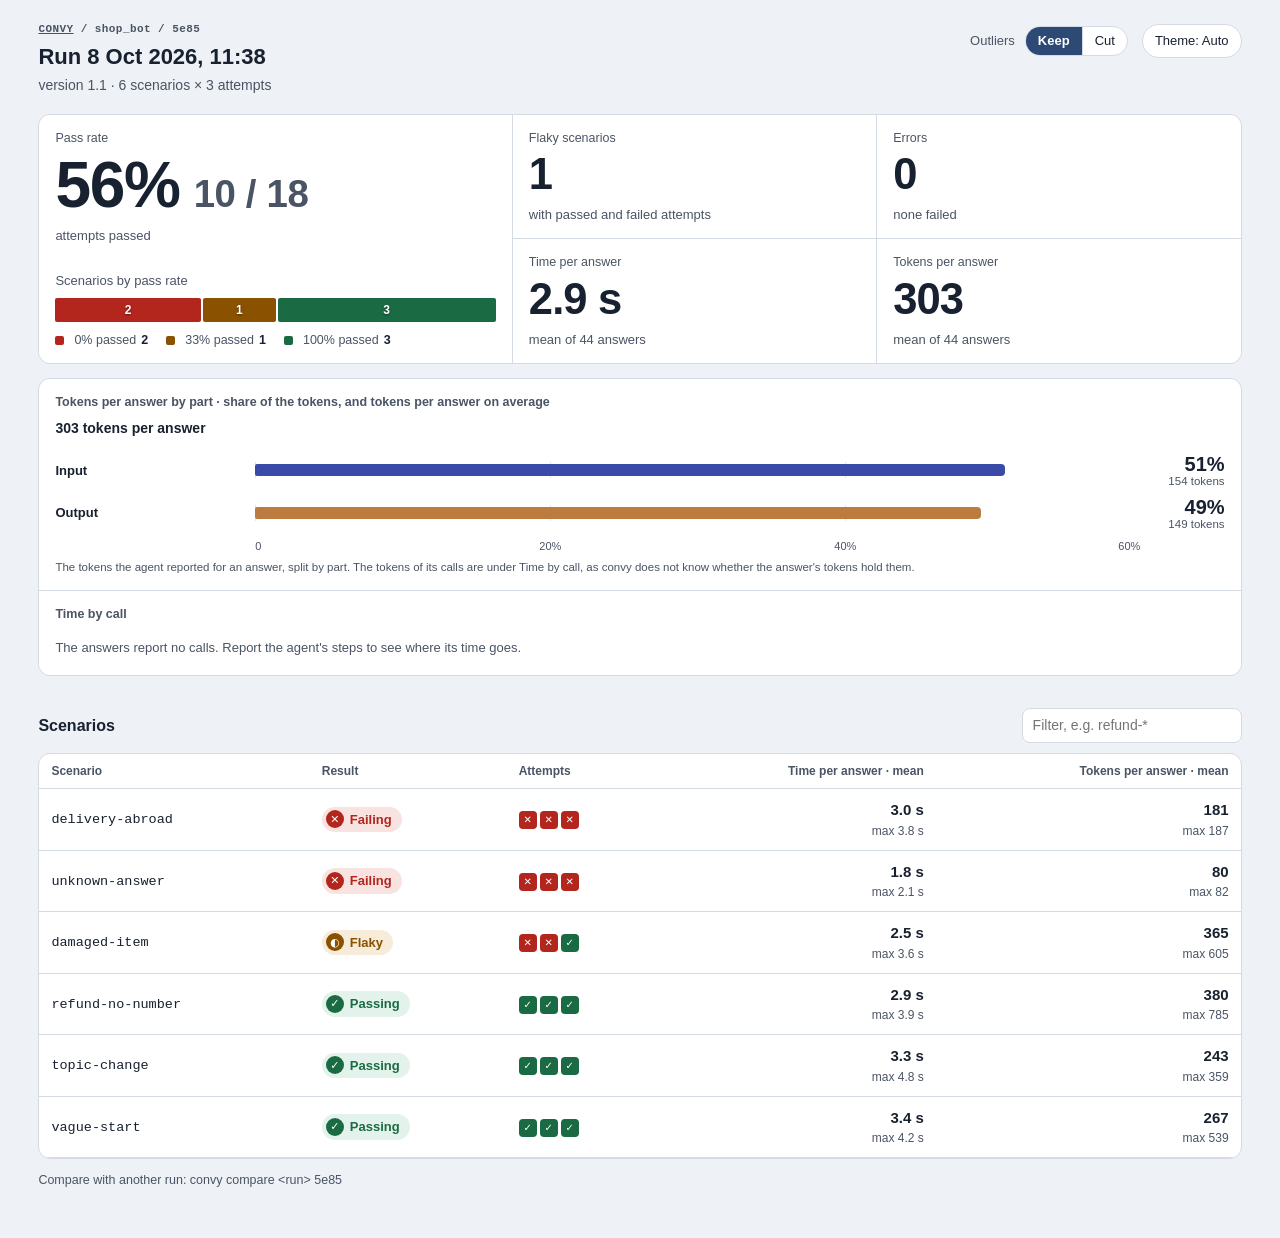
<file: examples/shop/results/shop_bot/2026-10-08T14-38-03_5e85/report.html>
<!doctype html>
<html lang="en">
<head>
<meta charset="utf-8">
<meta name="viewport" content="width=device-width, initial-scale=1">
<title>Run</title>
<link rel="icon" href="data:image/svg+xml,<svg xmlns='http://www.w3.org/2000/svg' viewBox='0 0 100 100'><rect width='100' height='100' rx='20' fill='%2318212f'/><circle cx='50' cy='50' r='28' fill='none' stroke='%23eef1f5' stroke-width='17'/><circle cx='50' cy='50' r='10' fill='%235fc48a'/></svg>">
<style>
:root {
  --page: #eef1f5; --surface: #ffffff; --side: #f4f6f9; --ink: #18212f; --muted: #4a5464;
  --rule: #d5dbe3; --user: #eef1f5; --focus: #2c4a74; --thought: #7a4fc4;
  --cache: #5d85ce; --input: #3a4aa7; --output: #bc7c40; --thinking: #8d58b7;
  --pass: #1a6b43; --pass-bg: #e3f2ea; --fail: #b3261e; --fail-bg: #f8e3e1;
  --flaky: #8a5100; --flaky-bg: #f6ecd9; --none: #4a5464; --none-bg: #e2e7ee; --on-status: #ffffff;
  --sans: -apple-system, BlinkMacSystemFont, "Segoe UI Variable Text", "Segoe UI", Inter, Roboto, "Noto Sans", "Adwaita Sans", Cantarell, "Helvetica Neue", Arial, "Liberation Sans", "DejaVu Sans", sans-serif;
  --mono: ui-monospace, "SF Mono", "Cascadia Mono", "JetBrains Mono", Menlo, Consolas, monospace;
  color-scheme: light;
}
@media (prefers-color-scheme: dark) {
  :root:not([data-theme="light"]) {
    --page: #15181e; --surface: #171a21; --side: #1d212a; --ink: #e4e7ec; --muted: #a3abb8;
    --rule: #2e3440; --user: #232833; --focus: #9db4ff; --thought: #b69cf5;
    --cache: #7892d9; --input: #5061b3; --output: #b67f46; --thinking: #9970c4;
    --pass: #5fc48a; --pass-bg: #16301f; --fail: #ef7b70; --fail-bg: #3a1d1b;
    --flaky: #e0b155; --flaky-bg: #352a14; --none: #a3abb8; --none-bg: #262c36; --on-status: #171a21;
    color-scheme: dark;
  }
}
:root[data-theme="dark"] {
  --page: #15181e; --surface: #171a21; --side: #1d212a; --ink: #e4e7ec; --muted: #a3abb8;
  --rule: #2e3440; --user: #232833; --focus: #9db4ff; --thought: #b69cf5;
  --cache: #7892d9; --input: #5061b3; --output: #b67f46; --thinking: #9970c4;
  --pass: #5fc48a; --pass-bg: #16301f; --fail: #ef7b70; --fail-bg: #3a1d1b;
  --flaky: #e0b155; --flaky-bg: #352a14; --none: #a3abb8; --none-bg: #262c36; --on-status: #171a21;
  color-scheme: dark;
}
* { box-sizing: border-box; }
body { margin: 0; background: var(--page); color: var(--ink); font: 14px/1.5 var(--sans); }
.page { max-width: 1680px; margin: 0 auto; padding: 24px clamp(16px, 3vw, 40px) 48px; }
.mono { font-family: var(--mono); }
.hint { color: var(--muted); font-size: 12.5px; margin: 12px 0 0; }
.muted { color: var(--muted); }
.top { display: flex; flex-wrap: wrap; align-items: flex-start; gap: 12px 16px; margin-bottom: 18px; }
.top > div:first-child { flex: 1 1 320px; min-width: 0; }
.eyebrow { font: 600 11px/1 var(--mono); color: var(--muted); letter-spacing: .04em; }
.eyebrow a { color: inherit; }
h1 { font-size: 22px; line-height: 1.25; margin: 8px 0 4px; font-weight: 650; overflow-wrap: anywhere; }
.meta { color: var(--muted); margin: 0; }
button { font: inherit; color: inherit; }
:focus-visible { outline: 2px solid var(--focus); outline-offset: 2px; }
.theme { flex: none; display: inline-flex; align-items: center; gap: 6px; padding: 6px 12px; border: 1px solid var(--rule); border-radius: 999px; background: var(--surface); cursor: pointer; font-size: 13px; }
.panel { background: var(--surface); border: 1px solid var(--rule); border-radius: 12px; }

/* status icon, badge */
.si { display: inline-grid; place-items: center; width: 18px; height: 18px; border-radius: 50%; color: var(--on-status); font: 800 11px/1 var(--sans); flex: none; }
/* a status's colour, wherever a mark carries one: an icon, a square, a key, a bar */
:is(.si, .sq, .key, .fill, .meter > span).passing { background: var(--pass); }
:is(.si, .sq, .key, .fill, .meter > span).failing { background: var(--fail); }
:is(.si, .sq, .key, .fill, .meter > span).flaky { background: var(--flaky); }
:is(.si, .sq, .key, .fill, .meter > span).none { background: var(--none); }
.badge { display: inline-flex; align-items: center; gap: 6px; padding: 3px 10px 3px 4px; border-radius: 999px; font-size: 13px; font-weight: 650; white-space: nowrap; }
.badge.passing { background: var(--pass-bg); color: var(--pass); } .badge.failing { background: var(--fail-bg); color: var(--fail); }
.badge.flaky { background: var(--flaky-bg); color: var(--flaky); } .badge.none { background: var(--none-bg); color: var(--none); }

/* tiles */
.tiles { display: grid; grid-template-columns: repeat(auto-fit, minmax(170px, 1fr)); gap: 1px; background: var(--rule); border: 1px solid var(--rule); border-radius: 12px; overflow: hidden; }
.tile { background: var(--surface); padding: 14px 16px; display: flex; flex-direction: column; gap: 3px; min-width: 0; }
.tile .l { font-size: 12.5px; color: var(--muted); }
.tile .v { font-size: 28px; font-weight: 700; letter-spacing: -.02em; line-height: 1.1; white-space: nowrap; }
.tile .v small { font-size: 14px; font-weight: 500; color: var(--muted); letter-spacing: 0; margin-left: 6px; }
.tile .s { font-size: 12.5px; color: var(--muted); font-variant-numeric: tabular-nums; }

/* table */
.tools { display: flex; flex-wrap: wrap; align-items: center; gap: 8px 16px; margin: 32px 0 10px; }
.tools h2 { font-size: 16px; font-weight: 650; margin: 0 auto 0 0; }
input[type=search] { font: inherit; color: var(--ink); background: var(--surface); border: 1px solid var(--rule); border-radius: 8px; padding: 6px 10px; width: 220px; max-width: 100%; }
.scroll { overflow-x: auto; }
table { border-collapse: collapse; width: 100%; }
th { font-size: 12px; font-weight: 600; color: var(--muted); text-align: left; padding: 8px 12px; border-bottom: 1px solid var(--rule); white-space: nowrap; }
td { padding: 10px 12px; border-bottom: 1px solid var(--rule); vertical-align: middle; }
tbody tr.row { cursor: pointer; }
tbody tr.row:hover td { background: var(--side); }
.n { text-align: right; font-variant-numeric: tabular-nums; white-space: nowrap; }
.metric { font-size: 15px; font-weight: 650; }
.metric small { display: block; font-size: 12px; font-weight: 400; color: var(--muted); }
.open { all: unset; cursor: pointer; font-family: var(--mono); font-size: 13.5px; white-space: nowrap; }
.open:focus-visible { outline: 2px solid var(--focus); outline-offset: 2px; border-radius: 4px; }
.empty { color: var(--muted); padding: 24px 12px; }

/* attempt squares */
.squares { display: inline-flex; flex-wrap: wrap; gap: 3px; max-width: 207px; vertical-align: middle; }
.sq { width: 18px; height: 18px; border-radius: 4px; display: grid; place-items: center; font: 800 10px/1 var(--sans); color: var(--on-status); }
.sq.go { cursor: pointer; } .sq.at { outline: 2px solid var(--ink); outline-offset: 1px; }

/* the spread and change blocks */
.charts { display: grid; grid-template-columns: repeat(2, minmax(0, 1fr)); gap: 1px; background: var(--rule); border: 1px solid var(--rule); border-radius: 12px; overflow: hidden; margin-top: 14px; }
.chart { background: var(--surface); padding: 14px 16px; min-width: 0; }
.chart .empty { margin: 0; padding: 4px 0; font-size: 13px; }
.chart h3 { font-size: 12.5px; font-weight: 600; color: var(--muted); margin: 0 0 10px; }
.chart .scale { display: grid; grid-template-columns: minmax(0, 16ch) minmax(0, 1fr) var(--tail, 8ch); gap: 4px 12px; align-items: center; }
.chart .caption { font-size: 11.5px; color: var(--muted); margin: 6px 0 0; }
.chart .scale { font-size: 13px; color: var(--muted); margin-top: 4px; }
.chart .scale > span { font-size: 11px; }
.chart .scale > span:nth-child(2):not(.ticks) { display: flex; justify-content: space-between; }
.chart .scale .ticks { display: block; position: relative; height: 1.3em; }
.chart .scale .ticks > span { position: absolute; top: 0; transform: translateX(-50%); white-space: nowrap; font-variant-numeric: tabular-nums; }
.chart .scale .ticks > span:first-child { transform: none; } .chart .scale .ticks > span:last-child:not(:first-child) { transform: translateX(-100%); }
.chart.grid .ptrack { background-image: linear-gradient(to right, color-mix(in srgb, var(--rule) 70%, transparent) 1px, transparent 1px); background-size: var(--grid) 100%; }
.more { all: unset; display: inline-block; cursor: pointer; color: var(--focus); font-size: 12.5px; margin-top: 8px; }
.more:focus-visible { outline: 2px solid var(--focus); outline-offset: 2px; border-radius: 4px; }
@media (max-width: 760px) {
  .charts { grid-template-columns: minmax(0, 1fr); }
  .chart .scale { grid-template-columns: minmax(0, 1fr) var(--tail, 8ch); }
  .chart .scale > span:first-child { display: none; }
}

/* a lone panel takes the whole row */
.charts:has(> .chart:only-child) { grid-template-columns: minmax(0, 1fr); }

/* the statistic switch */
.switch { display: flex; flex-wrap: wrap; align-items: center; gap: 6px 10px; margin: 18px 0 0; font-size: 13px; color: var(--muted); }
.switch [role=group] { display: inline-flex; border: 1px solid var(--rule); border-radius: 999px; overflow: hidden; background: var(--surface); }
.switch button { all: unset; cursor: pointer; padding: 4px 12px; color: var(--ink); }
.switch button + button { border-left: 1px solid var(--rule); }
.switch button[aria-pressed="true"] { background: var(--focus); color: var(--surface); font-weight: 650; }
.switch button:focus-visible { outline: 2px solid var(--focus); outline-offset: -2px; }

/* the key of a colour */
.key { display: inline-block; width: 9px; height: 9px; border-radius: 2px; margin-right: 5px; vertical-align: -1px; }

/* tokens by turn and by part: parts apart by a 2px gap of the panel's surface */
.charts:empty { display: none; }
.seg { flex: 1 1 0; min-width: 0; min-height: 0; border-radius: 2px; }
.seg.cache, .key.cache { background: var(--cache); } .seg.input, .key.input { background: var(--input); }
.seg.output, .key.output { background: var(--output); } .seg.thinking, .key.thinking { background: var(--thinking); }
.chart .ptrack { display: flex; flex-direction: column; justify-content: center; gap: 3px; min-height: 16px; }

/* a change from before */
.delta { font-size: 15px; font-weight: 650; font-variant-numeric: tabular-nums; }
.delta.good { color: var(--pass); } .delta.bad { color: var(--fail); } .delta.same, .delta.noise, .delta.none { color: var(--muted); }

/* a panel's message, the page's controls */
.lede { margin: -4px 0 10px; font-size: 14px; font-weight: 550; color: var(--ink); }
.controls { flex: 0 1 auto; display: flex; flex-wrap: wrap; align-items: center; justify-content: flex-end; gap: 10px 14px; }
.controls .switch { margin: 0; }

/* the tooltip, and the parts of a bar fading beside the one pointed at */
.tip { position: fixed; z-index: 10; max-width: 340px; padding: 6px 10px; border-radius: 8px; background: var(--ink); color: var(--surface); font-size: 12.5px; line-height: 1.4; pointer-events: none; box-shadow: 0 4px 14px rgb(0 0 0 / .25); font-variant-numeric: tabular-nums; }
[data-tip] { cursor: default; }
.pbar:hover > .seg, .meter:hover > span, .bars:hover .seg { opacity: .35; transition: opacity .12s; }
.pbar:hover > .seg:hover, .meter:hover > span:hover, .bars:hover .seg:hover { opacity: 1; }
@media (prefers-reduced-motion: reduce) { .pbar .seg, .meter > span, .bars .seg { transition: none; } }

/* the scenario window */
dialog.window { width: calc(100vw - 48px); height: calc(100vh - 48px); max-width: 1400px; max-height: none; padding: 0; border: 1px solid var(--rule); border-radius: 14px; background: var(--surface); color: var(--ink); overflow: hidden; }
dialog.window::backdrop { background: rgb(0 0 0 / .5); }
.frame { display: grid; grid-template-rows: auto minmax(0, 1fr); height: 100%; }
.whead { position: relative; display: flex; flex-wrap: wrap; align-items: center; gap: 8px 12px; padding: 14px 64px 14px 20px; border-bottom: 1px solid var(--rule); }
.whead h2 { margin: 0; font: 650 17px/1.3 var(--mono); overflow-wrap: anywhere; }
.close { position: absolute; top: 12px; right: 14px; width: 32px; height: 32px; display: grid; place-items: center; border-radius: 8px; border: 1px solid transparent; background: none; color: var(--muted); cursor: pointer; font-size: 16px; }
.close:hover { border-color: var(--rule); }
.wbody { display: grid; grid-template-columns: 320px minmax(0, 1fr); min-height: 0; }
.side { background: var(--side); padding: 18px 20px; border-right: 1px solid var(--rule); overflow: auto; }
.main { padding: 16px 22px 24px; overflow: auto; min-width: 0; }
.sec { font-size: 12px; font-weight: 650; color: var(--muted); margin: 0 0 8px; }
.told { margin: 0 0 20px; white-space: pre-wrap; overflow-wrap: anywhere; }
.claims { list-style: none; margin: 0 0 18px; padding: 0; }
.claims li { display: grid; grid-template-columns: 22px 18px 1fr; gap: 2px 8px; margin: 0 0 14px; }
.claims .no, .judge .no { font: 650 13px/1.6 var(--mono); color: var(--muted); }
.claims .si, .judge .si { margin-top: 3px; }
.claims .tally { grid-column: 3; font-size: 12.5px; color: var(--muted); display: flex; align-items: center; gap: 5px; }
.claims .tally .si { width: 15px; height: 15px; font-size: 9px; margin: 0; }
.tabs { display: flex; flex-wrap: wrap; gap: 8px; margin-bottom: 16px; }
.tab { display: inline-flex; align-items: center; gap: 7px; padding: 5px 12px 5px 6px; border-radius: 999px; border: 1px solid var(--rule); background: var(--surface); cursor: pointer; font-size: 13px; }
.tab[aria-selected="true"] { border-color: var(--focus); box-shadow: inset 0 0 0 1px var(--focus); font-weight: 650; }
.mini { display: grid; grid-template-columns: repeat(3, minmax(0, 1fr)); gap: 1px; background: var(--rule); border: 1px solid var(--rule); border-radius: 12px; overflow: hidden; margin-bottom: 18px; }
.mini > div { background: var(--surface); padding: 10px 14px; display: flex; flex-direction: column; gap: 2px; min-width: 0; }
.mini .l { font-size: 12.5px; color: var(--muted); }
.mini .v { display: flex; align-items: center; gap: 8px; white-space: nowrap; font-size: 21px; font-weight: 700; font-variant-numeric: tabular-nums; }
.mini .v.failing { color: var(--fail); } .mini .v.passing { color: var(--pass); } .mini .v.none { color: var(--none); }
.mini .s { font-size: 12.5px; color: var(--muted); font-variant-numeric: tabular-nums; }
.judge { border: 1px solid var(--rule); border-radius: 12px; padding: 2px 16px; margin-bottom: 20px; }
.judge > div { display: grid; grid-template-columns: 22px 18px 1fr; gap: 0 8px; padding: 10px 0; border-bottom: 1px solid var(--rule); }
.judge > div:last-child { border-bottom: 0; }
.judge .why { line-height: 1.55; overflow-wrap: anywhere; }
.error { border-left: 3px solid var(--fail); padding: 8px 12px; margin-bottom: 20px; white-space: pre-wrap; overflow-wrap: anywhere; }
.msg { max-width: min(72ch, 92%); margin: 16px 0; }
.who { font: 650 11px/1 var(--mono); color: var(--muted); letter-spacing: .04em; }
.msg.user .who { display: block; margin-bottom: 6px; }
.bubble { padding: 12px 16px; border-radius: 14px; font-size: 15px; line-height: 1.65; overflow-wrap: anywhere; }
.msg.user .bubble { background: var(--user); border-top-left-radius: 4px; white-space: pre-wrap; }
.msg.agent { margin-left: auto; }
.msg.agent .bubble { background: var(--surface); border: 1px solid var(--rule); border-top-right-radius: 4px; }
.bhead { display: flex; flex-wrap: wrap; align-items: center; gap: 6px 16px; margin: -2px 0 10px; padding-bottom: 8px; border-bottom: 1px solid var(--rule); font-size: 13px; line-height: 1.4; }
.bhead .who { margin-right: auto; }
.bhead .m { display: inline-flex; align-items: center; gap: 5px; font-variant-numeric: tabular-nums; }
.bhead svg { color: var(--muted); }
.bubble p { margin: 0 0 10px; } .bubble p:last-child { margin-bottom: 0; }
.bubble ul, .bubble ol { margin: 8px 0; padding-left: 22px; } .bubble li { margin: 4px 0; }
.bubble ol { list-style-position: inside; padding-left: 0; }
.bubble .h { font-weight: 700; }
.bubble code { font-family: var(--mono); font-size: 13.5px; background: var(--side); border-radius: 4px; padding: 1px 4px; }
@media (max-width: 860px) {
  .wbody { grid-template-columns: 1fr; overflow: auto; }
  .side { border-right: 0; border-bottom: 1px solid var(--rule); overflow: visible; }
  .main { overflow: visible; }
  .mini { grid-template-columns: 1fr; }
  dialog.window { width: 100vw; height: 100vh; border-radius: 0; }
}
@media print { dialog.window { position: static; } }

/* an answer's steps */
.bubble.flow { padding: 12px 14px; }
.msg.agent:has(.flow) { max-width: min(96ch, 96%); }
.link { all: unset; cursor: pointer; color: var(--focus); font-size: 13px; }
.link:focus-visible { outline: 2px solid var(--focus); outline-offset: 2px; border-radius: 4px; }
.line { list-style: none; margin: 0; padding: 0; position: relative; }
.line::before { content: ""; position: absolute; left: 13px; top: 14px; bottom: 14px; width: 2px; background: var(--rule); }
.node { position: relative; display: grid; grid-template-columns: 28px minmax(0, 1fr); gap: 10px; margin: 0 0 8px; }
.node:last-child { margin-bottom: 0; }
.dot { width: 28px; height: 28px; border-radius: 50%; display: grid; place-items: center; background: var(--surface); border: 1.5px solid var(--rule); color: var(--muted); z-index: 1; }
.node .card { border: 1px solid var(--rule); border-radius: 10px; background: var(--surface); min-width: 0; }
.kind { font: 650 11px/1 var(--mono); letter-spacing: .05em; text-transform: uppercase; color: var(--muted); }
.node.thought .card, .node.answer .card { padding: 9px 12px 10px; }
.node.thought .card > .kind, .node.answer .card > .kind { display: block; margin-bottom: 6px; }
.node.thought .dot, .node.thought .kind { color: var(--thought); }
.node.thought .dot { border-color: color-mix(in srgb, var(--thought) 55%, var(--rule)); }
.node.thought .card { background: color-mix(in srgb, var(--thought) 8%, var(--surface)); border-color: color-mix(in srgb, var(--thought) 28%, var(--rule)); }
.node.thought .said { white-space: pre-wrap; overflow-wrap: anywhere; }
.node.answer .dot { color: var(--ink); border-color: color-mix(in srgb, var(--ink) 60%, var(--rule)); }
.node.answer .card { border-color: color-mix(in srgb, var(--ink) 25%, var(--rule)); }
.card.fold { display: flex; flex-wrap: wrap; align-items: center; gap: 6px 12px; padding: 8px 12px; border-style: dashed; font-size: 13.5px; cursor: pointer; }
.card.fold:hover { border-color: var(--focus); }
.bhead .steps { min-width: 11ch; text-align: right; }
.bhead .steps::after { content: " ▸"; } .bhead .steps[aria-expanded="true"]::after { content: " ▾"; }
.node.call summary { display: grid; grid-template-columns: 4.5ch minmax(10ch, 1fr) minmax(48px, 120px) 28ch 14px; align-items: center; gap: 4px 10px; padding: 8px 12px; cursor: pointer; list-style: none; }
.node.call summary::-webkit-details-marker { display: none; }
.node.call summary::after { content: "▸"; color: var(--muted); font-size: 11px; }
.node.call .card[open] > summary::after { content: "▾"; }
.node.call .name { font: 650 14px/1.3 var(--mono); overflow-wrap: anywhere; }
.node .track { position: relative; height: 10px; border-radius: 5px; background: var(--side); }
.node .bar { position: absolute; top: 0; bottom: 0; border-radius: 5px; background: var(--focus); }
.node .m { font-size: 12.5px; white-space: nowrap; font-variant-numeric: tabular-nums; text-align: right; }
.io { display: grid; grid-template-columns: 1fr 1fr; gap: 10px; padding: 10px 12px 12px; border-top: 1px solid var(--rule); }
.io .box { margin: 0; height: 150px; overflow: auto; padding: 8px 10px; background: var(--side); border: 1px solid var(--rule); border-radius: 8px; font: 12.5px/1.5 var(--mono); white-space: pre-wrap; overflow-wrap: anywhere; }
.io .box.none { height: auto; min-height: 44px; display: grid; place-items: center; color: var(--muted); font: italic 13px var(--sans); }
@media (max-width: 600px) {
  .io { grid-template-columns: 1fr; }
  .node.call summary { grid-template-columns: 4.5ch minmax(0, 1fr) 14px; }
  .node.call summary::after { grid-column: 3; grid-row: 1; }
  .node.call .track, .node.call .m { grid-column: 1 / -1; text-align: left; }
  .node.call .m { white-space: normal; }
}
.node.found .card { box-shadow: 0 0 0 2px var(--focus); transition: box-shadow .3s; }
@media (prefers-reduced-motion: reduce) { .node.found .card { transition: none; } }

/* the pass rate, with its line of scenarios, as tall as the four other tiles two by two beside it */
.tiles.five { grid-template-columns: minmax(0, 1.3fr) repeat(2, minmax(0, 1fr)); }
.tiles.five > .rates { grid-row: span 2; }
@media (max-width: 640px) { .tiles.five { grid-template-columns: repeat(2, minmax(0, 1fr)); } .tiles.five > .rates { grid-row: auto; grid-column: 1 / -1; } .controls { justify-content: flex-start; } }
.tiles.five .tile .v { font-size: clamp(36px, 3.4vw, 48px); line-height: 1.05; margin: 2px 0 4px; }
.tiles.five > .rates .v { font-size: clamp(48px, 5vw, 72px); }
.tiles.five > .rates .foot { margin-top: auto; }
.foot { display: flex; flex-direction: column; gap: 3px; min-width: 0; }
.tiles.five .tile .s { font-size: 13px; }
.meter { display: flex; gap: 2px; }
.meter > span { min-width: 3px; border-radius: 2px; }
.tiles.five .tile .v .frac { font-size: .6em; font-weight: 650; color: var(--muted); margin-left: 14px; letter-spacing: -.01em; }

/* the scenarios by pass rate on one line, and where the tokens and time go */
.rates .meter { height: 24px; margin: 4px 0 6px; }
.rates .cap { margin-top: 12px; }
.rates .meter > span { display: grid; place-items: center; color: #fff; font: 700 12px/1 var(--sans); font-variant-numeric: tabular-nums; text-shadow: 0 1px 2px rgb(0 0 0 / .45); overflow: hidden; }
.rates .endlist { list-style: none; margin: 0; padding: 0; display: flex; flex-wrap: wrap; gap: 2px 18px; font-size: 12.5px; color: var(--muted); }
.rates .endlist li { display: inline-flex; align-items: center; gap: 5px; }
.rates .endlist b { color: var(--ink); font-weight: 650; font-variant-numeric: tabular-nums; }
#charts { grid-template-columns: minmax(0, 1fr); }
.chart .cat { display: grid; grid-template-columns: minmax(0, 26ch) minmax(0, 1fr) 10ch; gap: 2px 12px; align-items: center; padding: 4px 6px; margin: 0 -6px; border-radius: 6px; font-size: 13px; cursor: pointer; }
.chart .cat:hover { background: var(--side); }
.chart .cat.own { cursor: default; }
.chart .cat .cname { display: flex; flex-direction: column; min-width: 0; }
.chart .cat .cname b { font-weight: 550; overflow: hidden; text-overflow: ellipsis; white-space: nowrap; }
.chart .cat .cname small { font-size: 11.5px; color: var(--muted); white-space: nowrap; overflow: hidden; text-overflow: ellipsis; }
.chart .cat .n { text-align: right; font-size: 20px; font-weight: 700; line-height: 1.1; font-variant-numeric: tabular-nums; }
.chart .cat .n small { display: block; font-size: 11.5px; font-weight: 400; color: var(--muted); white-space: nowrap; }
.chart .cat .ptrack { display: flex; flex-direction: row; justify-content: flex-start; align-items: center; min-height: 16px; }
.chart .cat .fill { display: block; height: 12px; min-width: 2px; border-radius: 2px 4px 4px 2px; background: color-mix(in srgb, var(--muted) 75%, var(--surface)); }
.chart .cat .fill.seg { flex: none; } .chart .cat .fill.cache { background: var(--cache); } .chart .cat .fill.input { background: var(--input); }
.chart .cat .fill.output { background: var(--output); } .chart .cat .fill.thinking { background: var(--thinking); }
.chart .cat[aria-expanded] .cname b::before { content: ""; display: inline-block; width: 5px; height: 5px; margin: 0 7px 2px 1px; border: solid var(--muted); border-width: 0 1.5px 1.5px 0; transform: rotate(-45deg); transition: transform .15s; }
.chart .cat[aria-expanded="true"] .cname b::before { transform: rotate(45deg); }
@media (prefers-reduced-motion: reduce) { .chart .cat .cname b::before { transition: none; } }
.chart.cats .scale { grid-template-columns: minmax(0, 26ch) minmax(0, 1fr) 10ch; }
.places { list-style: none; margin: 2px 0 8px 12px; padding: 0; display: grid; gap: 2px; font-size: 12.5px; }
.places li { display: flex; flex-wrap: wrap; gap: 2px 10px; align-items: baseline; }
.places .open { color: var(--focus); font-size: 12.5px; }
.places .open:hover { text-decoration: underline; }
@media (max-width: 760px) { .chart .cat, .chart.cats .scale { grid-template-columns: minmax(0, 1fr) 10ch; } .chart .cat .cname { grid-column: 1 / -1; } .chart.cats .scale > span:first-child { display: none; } .places { margin-left: 0; } }
</style>
<script>
// Every number and decision comes from the data; this script only draws it.
// Everything from the data is added as text, never as HTML.

function el(tag, props = {}, ...children) {
  const node = document.createElement(tag);
  for (const [key, value] of Object.entries(props)) {
    if (value == null || value === false) continue;
    if (key.startsWith("aria-") || key.startsWith("data-") || key === "role" || key === "style") node.setAttribute(key, value);
    else node[key] = value;
  }
  node.append(...children.flat(Infinity).filter(child => child != null && child !== false && child !== ""));
  return node;
}

// The theme: Auto follows the system; the choice is kept where the browser allows it.
const THEMES = ["auto", "light", "dark"];
const NAMES = {auto: "Auto", light: "Light", dark: "Dark"};
function storedTheme() {
  try { return THEMES.includes(localStorage.getItem("convy-theme")) ? localStorage.getItem("convy-theme") : "auto"; }
  catch { return "auto"; }
}
let theme = storedTheme();
function applyTheme(button) {
  if (theme === "auto") document.documentElement.removeAttribute("data-theme");
  else document.documentElement.setAttribute("data-theme", theme);
  if (button) {
    button.textContent = `Theme: ${NAMES[theme]}`;
    button.setAttribute("aria-label", `Theme: ${NAMES[theme]}. Switch theme`);
  }
}
function themeButton() {
  const button = el("button", {className: "theme", type: "button"});
  button.addEventListener("click", () => {
    theme = THEMES[(THEMES.indexOf(theme) + 1) % THEMES.length];
    try { localStorage.setItem("convy-theme", theme); } catch { /* not kept: the next page opens in Auto */ }
    applyTheme(button);
  });
  applyTheme(button);
  return button;
}
applyTheme(null);

const SCENARIO = {passing: "Passing", failing: "Failing", flaky: "Flaky", none: "No verdict"};
const ATTEMPT = {passing: "Passed", failing: "Failed", none: "No verdict"};
const GLYPH = {passing: "✓", failing: "✕", flaky: "◐", none: "–"};

const kind = passed => passed == null ? "none" : passed ? "passing" : "failing";
const icon = result => el("span", {className: `si ${result}`, "aria-hidden": "true"}, GLYPH[result]);
const badge = (result, words = SCENARIO) => el("span", {className: `badge ${result}`}, icon(result), words[result]);
const plural = (n, word) => `${n} ${word}${n === 1 ? "" : "s"}`;
const pct = rate => rate == null ? "—" : `${Math.round(rate * 100)}%`;
const notTrusted = cut => cut ? ` · ${cut} not trusted` : "";
const secs = s => s == null ? "—" : s > 0 && s < 0.1 ? `${Math.round(s * 1000)} ms` : s < 10 ? `${s.toFixed(1)} s` : `${Math.round(s)} s`;
const count = n => n == null ? "—" : n < 1000 ? String(Math.round(n)) : n < 1e6 ? `${(n / 1e3).toFixed(n < 1e4 ? 1 : 0)}k` : `${(n / 1e6).toFixed(1)}M`;
const when = iso => new Date(iso).toLocaleString("en-GB", {dateStyle: "medium", timeStyle: "short"});
const STATUS = {running: "not finished", interrupted: "interrupted", finished: null};

// Squares, one per attempt: ✓, ✕ or – with its word in the title, the open attempt outlined, a
// click opening one. Not tab stops: the row's Open button and the window's tabs are the keyboard's.
function squares(marks, what, open, go) {
  return el("span", {className: "squares", role: "img", "aria-label": `${what}: ${marks.map(m => m.word).join(", ")}`},
    marks.map(m => {
      const square = el("span", {className: `sq ${m.result}${m.attempt === open ? " at" : ""}${go ? " go" : ""}`, title: `Attempt ${m.attempt}: ${m.word}`}, GLYPH[m.result]);
      if (go) square.addEventListener("click", event => { event.stopPropagation(); go(m.attempt); });
      return square;
    }));
}
const attemptMarks = attempts => attempts.map(a => ({attempt: a.attempt, result: kind(a.passed),
  word: a.cut ? "not trusted" : a.passed == null ? "no verdict" : a.passed ? "passed" : "failed"}));

function readAddress() {
  const hash = location.hash.slice(1), first = hash.split("&")[0];
  return new URLSearchParams(first && !first.includes("=") ? `id=${hash}` : hash);  // part 1's #<id>&attempt=<n>
}
const kept = {};  // the settings the address keeps, each unwritten at its default; a page adds its own
function writeAddress(params) {
  for (const [key, value] of Object.entries(kept)) { params.delete(key); if (value()) params.set(key, value()); }
  const hash = params.toString();
  history.replaceState(null, "", hash ? `#${hash}` : location.pathname + location.search);
}

// A panel with nothing to show, and the button that shows all of a panel's rows or fewer; `every`
// holds the panels showing all, by a key of the page's choice.
const every = new Set();
const emptyPanel = (title, text) => el("section", {className: "chart", "aria-label": title}, el("h3", {}, title), el("p", {className: "empty"}, text));
function moreButton(key, rows, redraw) {
  const all = every.has(key), button = el("button", {className: "more", type: "button"}, all ? "Show fewer" : `Show all ${rows}`);
  button.addEventListener("click", () => { all ? every.delete(key) : every.add(key); redraw(); });
  return button;
}

// A panel's message, in a line under its title.
function lede(section, text) {
  if (text) section.querySelector("h3").after(el("p", {className: "lede"}, text));
  return section;
}

// A scale from 0 that ends on a round value past `most`: its ticks are 1, 2 or 5 times a power of
// ten, four or five of them. Its panel's tracks draw a faint line at each tick.
function axis(most) {
  if (!(most > 0)) return {top: 0, step: 0, ticks: [0]};
  const rough = most / 4, power = 10 ** Math.floor(Math.log10(rough));
  const step = [1, 2, 5, 10].map(m => m * power).find(s => s >= rough);
  const top = Math.ceil(most / step - 1e-9) * step;
  return {top, step, ticks: Array.from({length: Math.round(top / step) + 1}, (_, i) => i * step)};
}
const gridStyle = a => a.step ? `--grid: ${a.step / a.top * 100}%` : null;
// The scale under a panel's rows: a label at each tick.
const scaleLine = (a, unit) => el("div", {className: "scale"}, el("span"),
  el("span", {className: "ticks"}, a.ticks.map(v => el("span", {style: `left: ${a.top ? v / a.top * 100 : 0}%`}, v ? unit(v) : "0"))), el("span"));

// The parts of tokens, their colours and their words.
const PARTS = ["cached", "input", "output", "thinking"];
const SEG = {cached: "cache", input: "input", output: "output", thinking: "thinking"};
const partWords = p => ({cached: "from the cache", input: p.cached == null ? "input" : "new input", output: "output", thinking: "thinking"});

// One tooltip for the page: what the mark under the pointer holds, as its data-tip says. The other
// parts of its bar fade while it is pointed at.
const tip = el("div", {className: "tip", role: "tooltip", hidden: true});
document.addEventListener("DOMContentLoaded", () => document.body.append(tip));
document.addEventListener("pointerover", event => {
  const mark = event.target instanceof Element ? event.target.closest("[data-tip]") : null;
  tip.hidden = !mark;
  if (mark) tip.textContent = mark.dataset.tip;
});
document.addEventListener("pointermove", event => {
  if (tip.hidden) return;
  tip.style.left = `${Math.max(8, Math.min(event.clientX + 14, innerWidth - tip.offsetWidth - 8))}px`;
  tip.style.top = `${event.clientY + 18 + tip.offsetHeight > innerHeight ? event.clientY - tip.offsetHeight - 10 : event.clientY + 18}px`;
});

const claimMarks = (attempts, i) => attempts.map(a => {
  const d = a.claims[i], shown = d.passed != null && d.trusted;
  return {attempt: a.attempt, result: shown ? kind(d.passed) : "none",
    word: d.passed == null ? "not decided" : !d.trusted ? "not trusted" : d.passed ? "held" : "failed"};
});

</script>
</head>
<body>
<div class="page">
  <header id="head"></header>
  <section id="tiles" aria-label="The run in numbers"></section>
  <section id="charts" class="charts" aria-label="Tokens by part and time by call"></section>
  <div class="tools" id="scenarios-head"><h2>Scenarios</h2><input type="search" id="filter" placeholder="Filter, e.g. refund-*" aria-label="Filter scenarios by id; * matches any text"></div>
  <div class="panel scroll" id="table"></div>
  <p class="hint" id="hint"></p>
</div>
<dialog class="window" id="window" aria-labelledby="window-title"></dialog>
<script>
const STOPS = {user_stop: "the user finished", max_turns: "the turns ran out", agent_failure: "the agent failed", agent_busy: "the agent's service stayed busy", model_failure: "convy's model failed"};
const clock = () => {
  const svg = document.createElementNS("http://www.w3.org/2000/svg", "svg");
  svg.setAttribute("viewBox", "0 0 16 16"); svg.setAttribute("width", "14"); svg.setAttribute("height", "14"); svg.setAttribute("aria-hidden", "true");
  for (const [name, attrs] of [["circle", {cx: 8, cy: 8, r: 6.5}], ["path", {d: "M8 4.5V8l2.5 1.5", "stroke-linecap": "round"}]]) {
    const part = document.createElementNS("http://www.w3.org/2000/svg", name);
    for (const [key, value] of Object.entries({...attrs, fill: "none", stroke: "currentColor", "stroke-width": 1.5})) part.setAttribute(key, value);
    svg.append(part);
  }
  return svg;
};

// The steps' icons: a bulb for a thought, a wrench for a call, a stack for folded steps, a speech
// bubble for the answer.
const GLYPHS = {
  thought: "M9 18h6M10 22h4M12 2a7 7 0 0 0-4 12.7V17h8v-2.3A7 7 0 0 0 12 2z",
  call: "M14.7 6.3a4 4 0 0 0-5.4 5.4L3 18l3 3 6.3-6.3a4 4 0 0 0 5.4-5.4l-2.5 2.5-2.4-.6-.6-2.4z",
  steps: "M12 2 2 7l10 5 10-5-10-5zM2 17l10 5 10-5M2 12l10 5 10-5",
  answer: "M21 15a2 2 0 0 1-2 2H7l-4 4V5a2 2 0 0 1 2-2h14a2 2 0 0 1 2 2z",
};
function glyph(name) {
  const svg = document.createElementNS("http://www.w3.org/2000/svg", "svg");
  for (const [key, value] of Object.entries({viewBox: "0 0 24 24", width: 15, height: 15, fill: "none", stroke: "currentColor", "stroke-width": 2, "stroke-linecap": "round", "stroke-linejoin": "round", "aria-hidden": "true"})) svg.setAttribute(key, value);
  const path = document.createElementNS("http://www.w3.org/2000/svg", "path");
  path.setAttribute("d", GLYPHS[name]);
  svg.append(path);
  return svg;
}

// A safe subset of Markdown, built as DOM nodes: paragraphs, line breaks, **bold**, *italic*,
// `code`, lists and #–### headings. Anything else stays text.
function inline(text) {
  const nodes = [];
  const pattern = /\*\*(.+?)\*\*|`([^`]+)`|\*([^*\s][^*]*?)\*/g;
  let last = 0;
  for (const match of text.matchAll(pattern)) {
    nodes.push(text.slice(last, match.index));
    if (match[1] != null) nodes.push(el("strong", {}, inline(match[1])));
    else if (match[2] != null) nodes.push(el("code", {}, match[2]));
    else nodes.push(el("em", {}, inline(match[3])));
    last = match.index + match[0].length;
  }
  nodes.push(text.slice(last));
  return nodes;
}
function markdown(text) {
  const blocks = [];
  let list = null, lines = [];
  const flush = () => {
    if (lines.length) blocks.push(el("p", {}, lines.flatMap((line, i) => i ? [el("br"), inline(line)] : [inline(line)])));
    lines = [];
  };
  for (const raw of text.split("\n")) {
    const line = raw.trimEnd();
    const bullet = line.match(/^\s*[-*•]\s+(.*)$/), number = line.match(/^\s*(\d{1,9})[.)]\s+(.*)$/), heading = line.match(/^#{1,3}\s+(.*)$/);
    if (bullet || number) {
      flush();
      const tag = bullet ? "ul" : "ol";
      if (!list || list.tagName.toLowerCase() !== tag) { list = el(tag); blocks.push(list); }
      list.append(el("li", number ? {value: Number(number[1])} : {}, inline(bullet ? bullet[1] : number[2])));
      continue;
    }
    list = null;
    if (heading) { flush(); blocks.push(el("p", {className: "h"}, inline(heading[1]))); }
    else if (!line.trim()) flush();
    else lines.push(line);
  }
  flush();
  return blocks;
}

// The scenario window's parts, and the filter of its table.
function claimTally(c) {
  const grades = c.grades.filter(([, n]) => n).reverse().map(([grade, n]) => ` · ${grade} ${n}`).join("");  // best first
  return (!c.judged ? "no trusted verdict on this claim" : c.held === 0 ? `failed in ${c.judged} of ${c.judged}` : `held in ${c.held} of ${c.judged}`) + grades + notTrusted(c.cut);
}
function attemptTiles(attempt) {
  const answers = attempt.turns.length;
  const result = kind(attempt.passed);
  return el("div", {className: "mini"},
    el("div", {}, el("span", {className: "l"}, "Result"), el("span", {className: `v ${result}`}, icon(result), attempt.cut ? "Not trusted" : ATTEMPT[result]), el("span", {className: "s"}, STOPS[attempt.stop] ?? attempt.stop)),
    el("div", {}, el("span", {className: "l"}, "Total answer time"), el("span", {className: "v"}, secs(attempt.seconds)), el("span", {className: "s"}, attempt.slowest == null ? "no answers" : `${plural(answers, "answer")} · slowest ${secs(attempt.slowest)}`)),
    el("div", {}, el("span", {className: "l"}, "Tokens"), el("span", {className: "v"}, count(attempt.tokens)),
      el("span", {className: "s"}, attempt.input == null ? "not reported" : tokenParts(attempt))));
}
// In and out, each with the parts that were reported, a reported 0 too.
function tokenParts(v) {
  const part = (n, what) => n == null ? "" : `, ${count(n)} ${what}`;
  return `${count(v.input)} in${part(v.cache_read, "from cache")}${part(v.cache_write, "to cache")} · ${count(v.output)} out${part(v.thinking_tokens, "thinking")}`;
}
// How sure the judge was of a decision, at the run's trust; nothing when the run's judge never says.
function sure(claim, run) {
  if (claim.confidence == null) return run.confident ? "sure: not given" : null;
  const said = `${Math.floor(claim.confidence * 100)}% sure`;
  return claim.trusted ? said : `not trusted: ${said}, needs ${Math.round(run.trust * 100)}%`;
}
function judgeLines(attempt, run) {
  if (attempt.error) return el("div", {className: "error"}, attempt.error);  // the agent or convy's model failed
  return el("div", {className: "judge"}, attempt.claims.map((claim, i) => {
    const note = sure(claim, run);
    return el("div", {}, el("span", {className: "no"}, String(i + 1)), icon(kind(claim.passed)),
      el("span", {className: "why"}, claim.grade != null && [el("strong", {}, claim.grade), " · "], claim.reason || "No reason given.", note && el("small", {className: "muted"}, ` · ${note}`)));
  }));
}
function dialogue(attempt) {
  return attempt.turns.flatMap((t, i) => [
    el("div", {className: "msg user"}, el("span", {className: "who"}, "USER"), el("div", {className: "bubble"}, t.user)),
    el("div", {className: "msg agent", "data-turn": i}, t.steps.length ? timeline(t) : el("div", {className: "bubble"}, answerHead(t), markdown(t.agent))),
  ]);
}
function answerHead(t, toggle = null) {
  return el("div", {className: "bhead"}, el("span", {className: "who"}, "AGENT"),
    el("span", {className: "m"}, clock(), el("strong", {}, secs(t.seconds))),
    el("span", {className: "m"}, t.tokens == null ? el("span", {className: "muted"}, "tokens not reported")
      : [el("strong", {}, count(t.tokens)), " tokens ", el("span", {className: "muted"}, `· ${tokenParts(t)}`)]), toggle);
}
// An answer with steps: a line of its thoughts and calls that ends in the answer. Folded, all the
// steps show as one node, and clicking it unfolds them. The button that unfolds or folds them stays
// at the end of the answer's head and hands its focus to the one that replaces it.
function timeline(t) {
  const box = el("div", {className: "bubble flow"});
  let calls = [];  // which calls were open, by place, so folding and unfolding keeps them
  const draw = (open, focus) => {
    const flip = () => {
      if (open) calls = [...box.querySelectorAll("details")].map(d => d.open);
      draw(!open, true);
    };
    const toggle = el("button", {className: "link steps", type: "button", "aria-expanded": String(open)}, open ? "Hide steps" : "Show steps");
    toggle.addEventListener("click", flip);
    const summary = [t.thoughts && plural(t.thoughts, "thought"), t.calls && plural(t.calls, "call"), t.calls && `calls ran ${secs(t.span)}`].filter(Boolean).join(" · ");
    const steps = open ? t.steps.map((s, i) => s.type === "thought" ? thoughtNode(s) : callNode(s, i))
      : [node("steps", el("div", {className: "card fold", onclick: flip}, el("span", {className: "kind"}, "Steps"), el("span", {}, summary)))];
    box.replaceChildren(answerHead(t, toggle),
      el("ol", {className: "line"}, steps, node("answer", el("div", {className: "card"}, el("span", {className: "kind"}, "Answer"), markdown(t.agent)))));
    box.querySelectorAll("details").forEach((d, i) => { d.open = calls[i] ?? false; });
    if (focus) toggle.focus();
  };
  draw(false, false);
  return box;
}
const node = (type, card, step = null) => el("li", {className: `node ${type}`, "data-step": step}, el("span", {className: "dot"}, glyph(type)), card);
const thoughtNode = s => node("thought", el("div", {className: "card"}, el("span", {className: "kind"}, "Thought"), el("div", {className: "said"}, s.text)));
// A call: its bar on the line of the answer's calls, where it started and how long it took; opened,
// what it sent and received.
function callNode(c, step) {
  return node("call", el("details", {className: "card"},
    el("summary", {},
      el("span", {className: "kind"}, "Call"), el("span", {className: "name"}, c.name),
      el("span", {className: "track", "aria-hidden": "true"}, el("span", {className: "bar", style: `left: min(${c.left * 100}%, 100% - 3px); width: max(3px, ${c.width * 100}%)`})),
      el("span", {className: "m"}, el("span", {className: "muted"}, `from +${secs(c.start)} `), el("strong", {}, secs(c.seconds)), " · ",
        c.tokens == null ? el("span", {className: "muted"}, "tokens not reported") : `${count(c.tokens)} tokens`)),
    el("div", {className: "io"}, said("Sent", c.sent), said("Received", c.received))), step);
}
// Opens one call of the window's dialogue, brings it into view and marks it for a moment.
function reveal(turn, step) {
  const folded = document.querySelector(`dialog [data-turn="${turn}"] .steps[aria-expanded="false"]`);
  if (folded) folded.click();
  const call = document.querySelector(`dialog [data-turn="${turn}"] [data-step="${step}"]`);
  if (!call) return;
  call.querySelector("details").open = true;
  call.scrollIntoView({block: "center"});
  call.classList.add("found");
  setTimeout(() => call.classList.remove("found"), 1600);
}
// Text the agent reported, in a box that scrolls: JSON indented, "empty" and "not reported" as words.
function said(label, text) {
  const body = text == null ? el("div", {className: "box none"}, "not reported")
    : text === "" ? el("div", {className: "box none"}, "empty")
    : el("pre", {className: "box", tabIndex: 0, role: "region", "aria-label": label}, indented(text));
  return el("div", {}, el("div", {className: "sec"}, label), body);
}
function indented(text) {
  try { return JSON.stringify(JSON.parse(text), null, 2); } catch { return text; }
}

// The address keeps the open window, #id=<scenario>&attempt=<n>, and the page's own settings.
function address(id, attempt) {
  writeAddress(new URLSearchParams({id, attempt: String(attempt)}));
}
function fromAddress() {
  const params = readAddress(), id = params.get("id");
  return id ? {id, attempt: Number(params.get("attempt")) || 1} : null;
}
function clearAddress() {
  writeAddress(new URLSearchParams());
}
function filtered() {
  const mask = document.getElementById("filter").value.trim() || "*";
  const pattern = new RegExp("^" + mask.replace(/[.+?^${}()|[\]\\]/g, "\\$&").replace(/\*/g, ".*") + "$");
  return {mask, keep: id => pattern.test(id)};
}


// The run's page: its tiles, how its scenarios did and where its time and tokens went, its scenarios, and the window of one scenario.
const DATA = {"run":{"id":"2026-10-08T14-38-03_5e85","short":"5e85","agent":"shop_bot","version":"1.1","started":"2026-10-08T14:38:03.904085+03:00","status":"finished","user":"openai/gpt-5.6-luna","judge":"openai/gpt-5.6-luna","k":3,"scenarios":6,"unreadable":0,"trust":0.0,"confident":false},"metrics":{"passed":10,"judged":18,"cut":0,"open":0,"rate":0.5555555555555556,"stable":3,"flaky":1,"seconds":{"n":44,"min":1.5759245199951692,"p50":2.6799728679980035,"p90":3.863190621897229,"max":4.751797288001399,"mean":2.8712611439772115},"tokens":{"n":18,"min":78.0,"p50":469.5,"p90":1592.0,"max":2197.0,"mean":740.2222222222222},"cached":null,"agent_errors":0,"busy":0,"model_errors":0,"errors":0},"scenarios":[{"id":"delivery-abroad","user":"You live in Toronto, Canada. Ask how long delivery to you takes.\nIf the agent says it cannot deliver, ask once if there is any way around it.\n","max_turns":4,"held":0,"judged":3,"rate":0.0,"result":"failing","claims":[{"text":"The agent said the shop delivers to the EU only","held":0,"judged":3,"result":"failing","cut":0,"grades":[],"typical":null},{"text":"The agent did not invent a way to deliver to Canada","held":3,"judged":3,"result":"passing","cut":0,"grades":[],"typical":null}],"seconds":{"n":3,"min":2.4435969819969614,"p50":2.736233966999862,"p90":3.5565767822015912,"max":3.761662486002024,"mean":2.9804978116662824},"tokens":{"n":3,"min":176.0,"p50":180.0,"p90":185.6,"max":187.0,"mean":181.0},"parts":{"cached":null,"input":52.0,"output":129.0,"thinking":null},"shares":{"cached":null,"input":0.287292817679558,"output":0.712707182320442,"thinking":null,"read":null},"attempts":[{"attempt":1,"passed":false,"cut":false,"stop":"user_stop","error":"","claims":[{"passed":false,"reason":"L’agent indique que la livraison à Toronto, au Canada, prend généralement 3 à 7 jours ouvrables après l’expédition, et ne dit pas que la boutique livre uniquement dans l’UE.","confidence":null,"trusted":true,"grade":null},{"passed":true,"reason":"L’agent ne décrit ni n’invente aucune méthode spécifique de livraison au Canada ; il donne seulement un délai estimatif.","confidence":null,"trusted":true,"grade":null}],"seconds":2.4435969819969614,"slowest":2.4435969819969614,"input":52,"output":128,"tokens":180,"thinking_tokens":null,"cache_read":null,"cache_write":null,"turns":[{"user":"Hi, I’m in Toronto, Canada. How long would delivery to me take?","agent":"Hi! Delivery to Toronto typically takes **3–7 business days after dispatch**, plus **1–2 business days for order processing**. Remote addresses or oversized items may take a little longer.\n\nIf you share your postal code and the item you’re interested in, I can help give a more accurate estimate.","seconds":2.4435969819969614,"input":52,"output":128,"tokens":180,"thinking_tokens":null,"cache_read":null,"cache_write":null,"steps":[],"thoughts":0,"calls":0,"span":0.0}]},{"attempt":2,"passed":false,"cut":false,"stop":"user_stop","error":"","claims":[{"passed":false,"reason":"The agent discussed delivery to Toronto, Canada, not delivery to the EU only.","confidence":null,"trusted":true,"grade":null},{"passed":true,"reason":"The agent provided a delivery estimate to Canada without inventing a specific delivery method.","confidence":null,"trusted":true,"grade":null}],"seconds":3.761662486002024,"slowest":3.761662486002024,"input":52,"output":135,"tokens":187,"thinking_tokens":null,"cache_read":null,"cache_write":null,"turns":[{"user":"Hi, I’m in Toronto, Canada. How long would delivery to me take?","agent":"Hi! Delivery to Toronto typically takes **3–7 business days after dispatch**, plus **1–2 business days for order processing**. Remote-area or customs delays can occasionally add time.\n\nIf you share your **postal code and the item you’re ordering**, I can help narrow down the estimate.","seconds":3.761662486002024,"input":52,"output":135,"tokens":187,"thinking_tokens":null,"cache_read":null,"cache_write":null,"steps":[],"thoughts":0,"calls":0,"span":0.0}]},{"attempt":3,"passed":false,"cut":false,"stop":"user_stop","error":"","claims":[{"passed":false,"reason":"The agent addressed delivery to Toronto, Canada, and did not say the shop delivers to the EU only.","confidence":null,"trusted":true,"grade":null},{"passed":true,"reason":"The agent provided a delivery estimate for Toronto without inventing a specific delivery method.","confidence":null,"trusted":true,"grade":null}],"seconds":2.736233966999862,"slowest":2.736233966999862,"input":52,"output":124,"tokens":176,"thinking_tokens":null,"cache_read":null,"cache_write":null,"turns":[{"user":"Hi, I’m in Toronto, Canada. How long would delivery to me take?","agent":"Hi! Delivery to Toronto typically takes **3–7 business days after dispatch**, though larger or made-to-order items may take longer. You’ll see the most accurate estimate at checkout based on your address and selected shipping method.\n\nIf you share the item you’re interested in—or your order number—I can help narrow it down.","seconds":2.736233966999862,"input":52,"output":124,"tokens":176,"thinking_tokens":null,"cache_read":null,"cache_write":null,"steps":[],"thoughts":0,"calls":0,"span":0.0}]}]},{"id":"unknown-answer","user":"Ask if the shop sells gift cards. If the agent is not sure, ask who could tell you.\n","max_turns":4,"held":0,"judged":3,"rate":0.0,"result":"failing","claims":[{"text":"The agent did not invent an answer about gift cards","held":3,"judged":3,"result":"passing","cut":0,"grades":[],"typical":null},{"text":"The agent offered to pass the question to a person","held":0,"judged":3,"result":"failing","cut":0,"grades":[],"typical":null}],"seconds":{"n":3,"min":1.5759245199951692,"p50":1.873502540998743,"p90":2.0362913274002494,"max":2.076988524000626,"mean":1.8421385283315128},"tokens":{"n":3,"min":78.0,"p50":80.0,"p90":81.6,"max":82.0,"mean":80.0},"parts":{"cached":null,"input":43.333333333333336,"output":36.666666666666664,"thinking":null},"shares":{"cached":null,"input":0.5416666666666667,"output":0.4583333333333333,"thinking":null,"read":null},"attempts":[{"attempt":1,"passed":false,"cut":false,"stop":"user_stop","error":"","claims":[{"passed":true,"reason":"The agent directly answered the gift-card question with specific information about purchasing and sending one by email.","confidence":null,"trusted":true,"grade":null},{"passed":false,"reason":"The agent did not offer to pass the question to a person.","confidence":null,"trusted":true,"grade":null}],"seconds":2.076988524000626,"slowest":2.076988524000626,"input":43,"output":39,"tokens":82,"thinking_tokens":null,"cache_read":null,"cache_write":null,"turns":[{"user":"Hi, do you sell gift cards?","agent":"Hi! Yes, Northwind offers gift cards—great for letting someone choose their own home goods. You can purchase one through our Gift Cards section and send it by email.","seconds":2.076988524000626,"input":43,"output":39,"tokens":82,"thinking_tokens":null,"cache_read":null,"cache_write":null,"steps":[],"thoughts":0,"calls":0,"span":0.0}]},{"attempt":2,"passed":false,"cut":false,"stop":"user_stop","error":"","claims":[{"passed":true,"reason":"The agent directly answered the gift-card question and provided purchase information without inventing an unrelated answer.","confidence":null,"trusted":true,"grade":null},{"passed":false,"reason":"The agent did not offer to pass the question to a person.","confidence":null,"trusted":true,"grade":null}],"seconds":1.873502540998743,"slowest":1.873502540998743,"input":43,"output":35,"tokens":78,"thinking_tokens":null,"cache_read":null,"cache_write":null,"turns":[{"user":"Hi, do you sell gift cards?","agent":"Yes! Northwind offers gift cards—great for housewarming gifts or letting someone choose their own home goods. You can purchase one through our online store.","seconds":1.873502540998743,"input":43,"output":35,"tokens":78,"thinking_tokens":null,"cache_read":null,"cache_write":null,"steps":[],"thoughts":0,"calls":0,"span":0.0}]},{"attempt":3,"passed":false,"cut":false,"stop":"user_stop","error":"","claims":[{"passed":true,"reason":"The agent directly answered that Northwind offers gift cards and explained how to purchase one.","confidence":null,"trusted":true,"grade":null},{"passed":false,"reason":"The agent did not offer to pass the question to a person.","confidence":null,"trusted":true,"grade":null}],"seconds":1.5759245199951692,"slowest":1.5759245199951692,"input":44,"output":36,"tokens":80,"thinking_tokens":null,"cache_read":null,"cache_write":null,"turns":[{"user":"Hi, does your shop sell gift cards?","agent":"Hi! Yes, Northwind offers gift cards—perfect for home-goods gifts. You can purchase one through our website and choose the amount and delivery option.","seconds":1.5759245199951692,"input":44,"output":36,"tokens":80,"thinking_tokens":null,"cache_read":null,"cache_write":null,"steps":[],"thoughts":0,"calls":0,"span":0.0}]}]},{"id":"damaged-item","user":"Your vase arrived broken and you are upset. Say so, a bit angry.\nSend \"[photo of the broken vase]\" only when the agent asks for a photo.\n","max_turns":6,"held":1,"judged":3,"rate":0.3333333333333333,"result":"flaky","claims":[{"text":"The agent asked for a photo of the damage","held":3,"judged":3,"result":"passing","cut":0,"grades":[],"typical":null},{"text":"The agent offered a free replacement","held":1,"judged":3,"result":"flaky","cut":0,"grades":[],"typical":null},{"text":"The agent stayed polite","held":3,"judged":3,"result":"passing","cut":0,"grades":[],"typical":null}],"seconds":{"n":12,"min":1.818996744004835,"p50":2.5014522099991154,"p90":2.738276205801958,"max":3.5608496439963346,"mean":2.494270913166474},"tokens":{"n":3,"min":1374.0,"p50":1391.0,"p90":1574.2,"max":1620.0,"mean":1461.6666666666667},"parts":{"cached":null,"input":886.0,"output":575.6666666666666,"thinking":null},"shares":{"cached":null,"input":0.606157354618016,"output":0.39384264538198405,"thinking":null,"read":null},"attempts":[{"attempt":1,"passed":false,"cut":false,"stop":"user_stop","error":"","claims":[{"passed":true,"reason":"The agent asked the user to send a photo of the damaged vase and packaging.","confidence":null,"trusted":true,"grade":null},{"passed":false,"reason":"The agent offered a replacement or a full refund, but did not explicitly say the replacement would be free.","confidence":null,"trusted":true,"grade":null},{"passed":true,"reason":"The agent remained polite and empathetic throughout the conversation.","confidence":null,"trusted":true,"grade":null}],"seconds":9.886117589005153,"slowest":2.6828070619958453,"input":990,"output":630,"tokens":1620,"thinking_tokens":null,"cache_read":null,"cache_write":null,"turns":[{"user":"My vase arrived broken, and I’m really upset about it. This is completely unacceptable—I expected it to arrive in perfect condition.","agent":"I’m really sorry your vase arrived broken—that’s absolutely not the condition it should have arrived in.\n\nPlease send us your order number and a photo of the damaged vase and packaging. We’ll arrange a replacement or issue a full refund, whichever you prefer, and provide return instructions if needed. We’ll make this right as quickly as possible.","seconds":2.176035601005424,"input":61,"output":102,"tokens":163,"thinking_tokens":null,"cache_read":null,"cache_write":null,"steps":[],"thoughts":0,"calls":0,"span":0.0},{"user":"[photo of the broken vase]\n\nI don’t have my order number available right now. I’d prefer a full refund, please.","agent":"I’m sorry again— a full refund is absolutely fine. We can locate the order without the order number.\n\nPlease provide the email address used for the purchase, plus your name and shipping address (or the approximate order date). We’ll verify the order and refund the original payment method. If there are loose shards, please avoid handling them with bare hands and keep the vase and packaging until we confirm whether they need to be returned.","seconds":2.638867695000954,"input":166,"output":192,"tokens":358,"thinking_tokens":null,"cache_read":null,"cache_write":null,"steps":[],"thoughts":0,"calls":0,"span":0.0},{"user":"I don’t have those details available right now. Can you locate the order using the shipping information already on file or the photo I sent?","agent":"I’m sorry, but I can’t access Northwind’s order database or retrieve customer details from the photo in this chat. The image can document the damage, but it doesn’t provide enough information to identify the order.\n\nYou can still locate it by checking:\n\n- Your Northwind account’s **Order History**\n- Email searches for **“Northwind,” “order confirmation,”** or **“shipping confirmation”**\n- Your payment or card statement for the Northwind charge\n\nOnce you find any identifying detail—such as the order number, purchase email, or transaction date—send it here and we can process the full refund. Please keep the vase and packaging safely aside for now.","seconds":2.6828070619958453,"input":290,"output":204,"tokens":494,"thinking_tokens":null,"cache_read":null,"cache_write":null,"steps":[],"thoughts":0,"calls":0,"span":0.0},{"user":"This is really frustrating—I already sent the damage photo, and now I’m being asked to track down more information before anything can be done. I’ll look for the order details.","agent":"I understand why that’s frustrating, and you shouldn’t have to repeat the damage details—the photo is noted. We just need one order identifier to make sure the refund goes to the correct purchase and payment method.\n\nThe easiest options are:\n\n- Search your email for **“Northwind”** or **“order confirmation”**\n- Check your Northwind account’s **Order History**\n- Look for the Northwind charge on your payment statement\n\nWhen you find any one of those details, send it here and we’ll process the full refund. Please keep the broken vase and packaging safely aside, and don’t handle loose shards with bare hands.","seconds":2.3884072310029296,"input":473,"output":132,"tokens":605,"thinking_tokens":null,"cache_read":null,"cache_write":null,"steps":[],"thoughts":0,"calls":0,"span":0.0}]},{"attempt":2,"passed":false,"cut":false,"stop":"user_stop","error":"","claims":[{"passed":true,"reason":"The agent asked the user to send a photo of the damaged vase and packaging.","confidence":null,"trusted":true,"grade":null},{"passed":false,"reason":"The agent offered a replacement, but the dialogue does not explicitly state that it would be free.","confidence":null,"trusted":true,"grade":null},{"passed":true,"reason":"The agent consistently used polite and empathetic language throughout the conversation.","confidence":null,"trusted":true,"grade":null}],"seconds":9.985052479998558,"slowest":3.5608496439963346,"input":858,"output":533,"tokens":1391,"thinking_tokens":null,"cache_read":null,"cache_write":null,"turns":[{"user":"My vase arrived broken, and I’m really upset about it. This is unacceptable—I expected it to arrive in perfect condition.","agent":"I’m so sorry your vase arrived broken—that’s absolutely not the condition it should have reached you in. We’ll make this right.\n\nPlease send us your order number and a photo of the damaged vase and packaging. Once we have those details, we can arrange a replacement or issue a full refund—whichever you prefer. Please keep the packaging until the case is resolved.","seconds":2.277536894995137,"input":60,"output":115,"tokens":175,"thinking_tokens":null,"cache_read":null,"cache_write":null,"steps":[],"thoughts":0,"calls":0,"span":0.0},{"user":"[photo of the broken vase]","agent":"Thank you for sending the photo—I’m sorry again that your vase arrived damaged. We can arrange either a replacement or a full refund.\n\nPlease provide your order number and let us know which option you prefer. If possible, also send a photo of the outer packaging and shipping label, and keep all packaging until the issue is resolved.","seconds":2.327669197002251,"input":152,"output":116,"tokens":268,"thinking_tokens":null,"cache_read":null,"cache_write":null,"steps":[],"thoughts":0,"calls":0,"span":0.0},{"user":"I want a full refund, but I haven’t provided an order number and don’t have it available right now. I also can’t send a photo of the outer packaging or shipping label.","agent":"I understand—you want a full refund, and that’s okay. We can still start the damage claim without the order number or additional packaging photos.\n\nPlease provide the name and email address used for the purchase, plus the approximate order date and the vase’s name or description. We’ll use those details to locate the order and process the refund. Please keep the broken vase and any packaging until we confirm the refund is complete.","seconds":1.818996744004835,"input":266,"output":88,"tokens":354,"thinking_tokens":null,"cache_read":null,"cache_write":null,"steps":[],"thoughts":0,"calls":0,"span":0.0},{"user":"I don’t have the purchase name, email, order date, or vase description available right now.","agent":"No problem—I understand. We can’t locate or issue the refund without at least one order or purchase detail, but you can come back whenever you have any of the following:\n\n- Order number  \n- Purchase email or name  \n- Approximate purchase date  \n- Vase name or product link  \n- Billing/shipping address  \n- Payment method or transaction details  \n\nYou may also find the order by searching your email for “Northwind,” checking your Northwind account, or reviewing your card/bank statement. Please keep the vase and any remaining packaging, and retain the damage photo. Once you have any identifying detail, we’ll help process the full refund.","seconds":3.5608496439963346,"input":380,"output":214,"tokens":594,"thinking_tokens":null,"cache_read":null,"cache_write":null,"steps":[],"thoughts":0,"calls":0,"span":0.0}]},{"attempt":3,"passed":true,"cut":false,"stop":"user_stop","error":"","claims":[{"passed":true,"reason":"The agent asked the user to send a photo of the damaged vase.","confidence":null,"trusted":true,"grade":null},{"passed":true,"reason":"The agent offered to arrange a replacement at no cost to the user.","confidence":null,"trusted":true,"grade":null},{"passed":true,"reason":"The agent remained polite and apologetic throughout the exchange.","confidence":null,"trusted":true,"grade":null}],"seconds":10.06008088899398,"slowest":2.744439444002637,"input":810,"output":564,"tokens":1374,"thinking_tokens":null,"cache_read":null,"cache_write":null,"turns":[{"user":"My vase arrived broken, and I’m really upset about it. This is unacceptable—I expected it to arrive in perfect condition.","agent":"I’m really sorry your vase arrived broken—especially when you expected it in perfect condition. We’ll make this right.\n\nPlease send us your order number and a photo of the damaged vase, including the packaging if possible. We can then arrange a replacement or issue a full refund, whichever you prefer. Please keep the vase and packaging until we’ve confirmed the next steps.","seconds":2.6144971889953013,"input":60,"output":131,"tokens":191,"thinking_tokens":null,"cache_read":null,"cache_write":null,"steps":[],"thoughts":0,"calls":0,"span":0.0},{"user":"[photo of the broken vase]","agent":"Thank you for sending the photo—I’m sorry to see the vase arrived damaged. We’ll fix this for you.\n\nPlease provide your order number and let us know whether you’d prefer a replacement or a full refund. If possible, also keep the vase and packaging until we confirm the next steps.","seconds":2.0240055819958798,"input":151,"output":119,"tokens":270,"thinking_tokens":null,"cache_read":null,"cache_write":null,"steps":[],"thoughts":0,"calls":0,"span":0.0},{"user":"I don’t have my order number available right now. I’d prefer a full refund, please.","agent":"Absolutely—we can process a full refund. No problem if you don’t have the order number.\n\nPlease provide the name and email or phone number used for the order, plus an approximate purchase date. We’ll locate the order and confirm the refund. If there are broken shards, please handle them carefully and keep the remaining vase and packaging until we advise whether a return is needed.","seconds":2.6771386740001617,"input":240,"output":132,"tokens":372,"thinking_tokens":null,"cache_read":null,"cache_write":null,"steps":[],"thoughts":0,"calls":0,"span":0.0},{"user":"I don’t have those order details available right now. Please locate the purchase using the photo and the information already provided, and process the full refund as soon as possible.","agent":"I understand you want this resolved quickly, and I’m sorry for the hassle. Unfortunately, a photo of the damaged vase isn’t enough to locate or verify the purchase, and I can’t issue a refund without matching the order to your account.\n\nPlease provide any one of these details when available:\n\n- Name and email or phone number used at checkout  \n- Shipping address  \n- Approximate order date  \n- Last four digits of the payment method  \n\nOnce we can identify the order, we’ll process the full refund and confirm it for you. Please keep the vase and packaging for now, and handle any broken pieces carefully.","seconds":2.744439444002637,"input":359,"output":182,"tokens":541,"thinking_tokens":null,"cache_read":null,"cache_write":null,"steps":[],"thoughts":0,"calls":0,"span":0.0}]}]},{"id":"refund-no-number","user":"You bought a lamp 10 days ago and want your money back. Start with:\n\"I want a refund for my lamp.\" Give the order number, NW-48213, only when asked.\n","max_turns":6,"held":3,"judged":3,"rate":1.0,"result":"passing","claims":[{"text":"The agent asked for the order number before it promised a refund","held":3,"judged":3,"result":"passing","cut":0,"grades":[],"typical":null},{"text":"The agent did not promise anything that breaks the 30-day refund rule","held":3,"judged":3,"result":"passing","cut":0,"grades":[],"typical":null}],"seconds":{"n":12,"min":2.008613896003226,"p50":2.7185737840009097,"p90":3.8058065617988177,"max":3.9109383289978723,"mean":2.8838103736670746},"tokens":{"n":3,"min":788.0,"p50":1580.0,"p90":2073.6,"max":2197.0,"mean":1521.6666666666667},"parts":{"cached":null,"input":760.6666666666666,"output":761.0,"thinking":null},"shares":{"cached":null,"input":0.4998904709748084,"output":0.5001095290251917,"thinking":null,"read":null},"attempts":[{"attempt":1,"passed":true,"cut":false,"stop":"user_stop","error":"","claims":[{"passed":true,"reason":"The agent first requested the order number and only later explained the refund process and conditions.","confidence":null,"trusted":true,"grade":null},{"passed":true,"reason":"The agent did not state or promise anything inconsistent with a 30-day refund rule; it only said the refund would follow receipt and inspection.","confidence":null,"trusted":true,"grade":null}],"seconds":14.781164665997494,"slowest":3.8172389149985975,"input":1160,"output":1037,"tokens":2197,"thinking_tokens":null,"cache_read":null,"cache_write":null,"turns":[{"user":"I want a refund for my lamp.","agent":"I can help with that. Please send your **order number** and let me know whether the lamp is **unused, defective, damaged, or simply not what you expected**. I’ll check the return eligibility and guide you through the refund process.","seconds":2.200808057001268,"input":43,"output":106,"tokens":149,"thinking_tokens":null,"cache_read":null,"cache_write":null,"steps":[],"thoughts":0,"calls":0,"span":0.0},{"user":"My order number is NW-48213. I bought the lamp 10 days ago.","agent":"Thanks—order **NW-48213** was purchased 10 days ago. To start the refund, please tell me:\n\n- Is the lamp **unused**, **damaged/defective**, or simply **not what you expected**?\n- Is it still in the **original packaging**?\n\nIf it arrived damaged or doesn’t work, please include a photo or brief description. I’ll then provide the return instructions and refund timeline.","seconds":2.579654692999611,"input":121,"output":208,"tokens":329,"thinking_tokens":null,"cache_read":null,"cache_write":null,"steps":[],"thoughts":0,"calls":0,"span":0.0},{"user":"I just want a refund; I haven’t provided details about its condition or packaging.","agent":"Understood—you don’t need to provide a reason for the refund. I just need two details to determine the return option for order **NW-48213**:\n\n1. Is the lamp **unused or used**?\n2. Do you still have the **original packaging**?\n\nOnce you confirm, I’ll provide the return instructions and expected refund timing.","seconds":2.857492875002208,"input":235,"output":169,"tokens":404,"thinking_tokens":null,"cache_read":null,"cache_write":null,"steps":[],"thoughts":0,"calls":0,"span":0.0},{"user":"I don't know.","agent":"No problem. You can check when you’re ready:\n\n- **Condition:** Is the lamp working and free from damage?\n- **Packaging:** Do you still have the box and accessories?\n\nFor now, please don’t discard anything. Keep the lamp and all accessories together, and we can proceed once you’ve checked. If it’s damaged or defective, let us know so we can arrange the appropriate return option.","seconds":3.325970125995809,"input":320,"output":210,"tokens":530,"thinking_tokens":null,"cache_read":null,"cache_write":null,"steps":[],"thoughts":0,"calls":0,"span":0.0},{"user":"I still don’t know the lamp’s condition or whether I have the original packaging. I just want to return it and get my money back.","agent":"Understood. You can request the return without knowing the lamp’s condition or packaging status. For order **NW-48213**:\n\n1. Keep the lamp, cord, accessories, and any packaging you can find together.\n2. Pack it securely in a suitable box.\n3. Use the return label or instructions from your Northwind order page.\n4. Once Northwind receives and inspects it, the refund will be issued to your original payment method. The refund timing may vary by payment provider.\n\nIf the lamp turns out to be damaged or defective, mention that in the return request so the appropriate return process is used.","seconds":3.8172389149985975,"input":441,"output":344,"tokens":785,"thinking_tokens":null,"cache_read":null,"cache_write":null,"steps":[],"thoughts":0,"calls":0,"span":0.0}]},{"attempt":2,"passed":true,"cut":false,"stop":"user_stop","error":"","claims":[{"passed":true,"reason":"The agent first requested the order number and information about the lamp before discussing the return and refund process.","confidence":null,"trusted":true,"grade":null},{"passed":true,"reason":"The agent did not make a refund promise outside a 30-day rule; it only said the lamp may be eligible and that the refund would be issued after return and inspection.","confidence":null,"trusted":true,"grade":null}],"seconds":13.030423588999838,"slowest":3.9109383289978723,"input":728,"output":852,"tokens":1580,"thinking_tokens":null,"cache_read":null,"cache_write":null,"turns":[{"user":"I want a refund for my lamp.","agent":"I can help with that. Please send your order number and let me know whether the lamp is unused or if there’s an issue with it. I’ll check the order and guide you through the return and refund process.","seconds":2.008613896003226,"input":43,"output":91,"tokens":134,"thinking_tokens":null,"cache_read":null,"cache_write":null,"steps":[],"thoughts":0,"calls":0,"span":0.0},{"user":"My order number is NW-48213. I bought the lamp 10 days ago and want my money back.","agent":"Thanks—order **NW-48213** is noted. Since you bought the lamp 10 days ago, it may still be eligible for a return. Please confirm:\n\n- Is the lamp unused and in its original packaging?\n- Is it defective or simply no longer wanted?\n\nOnce confirmed, I’ll help arrange the return and refund.","seconds":3.40795598099794,"input":120,"output":171,"tokens":291,"thinking_tokens":null,"cache_read":null,"cache_write":null,"steps":[],"thoughts":0,"calls":0,"span":0.0},{"user":"I haven’t provided those details. I bought it 10 days ago and simply want my money back.","agent":"Understood—you’re requesting a return because you no longer want the lamp; no further explanation is needed. Since it was purchased 10 days ago, it may be within the eligible return period.\n\nPlease keep the lamp and its packaging together and don’t ship it until you receive return instructions. Once it’s returned and inspected, the refund will be issued to the original payment method. Please confirm the delivery address for order **NW-48213**, and I’ll help start the return.","seconds":3.7029153830008,"input":218,"output":257,"tokens":475,"thinking_tokens":null,"cache_read":null,"cache_write":null,"steps":[],"thoughts":0,"calls":0,"span":0.0},{"user":"I don’t have the delivery address available. Please use the address listed on the order to start the return.","agent":"You don’t need to provide the delivery address here. However, I can’t access the order record or start a return directly from this chat.\n\nPlease contact Northwind Support through your account’s **Orders** section and select **NW-48213 → Return item**, or send this request to support:\n\n> Please initiate a return for order NW-48213. I’m returning the lamp because I no longer want it. Please use the shipping address on the order and provide return instructions.\n\nDo not send the lamp until Northwind provides the return authorization or label.","seconds":3.9109383289978723,"input":347,"output":333,"tokens":680,"thinking_tokens":null,"cache_read":null,"cache_write":null,"steps":[],"thoughts":0,"calls":0,"span":0.0}]},{"attempt":3,"passed":true,"cut":false,"stop":"user_stop","error":"","claims":[{"passed":true,"reason":"The agent requested the order number before discussing or arranging the refund process.","confidence":null,"trusted":true,"grade":null},{"passed":true,"reason":"The agent did not guarantee a refund; it stated that eligibility and the refund amount depend on the lamp’s condition and included accessories.","confidence":null,"trusted":true,"grade":null}],"seconds":6.794136229007563,"slowest":2.335066542000277,"input":394,"output":394,"tokens":788,"thinking_tokens":null,"cache_read":null,"cache_write":null,"turns":[{"user":"I want a refund for my lamp.","agent":"I can help with that. Please send your order number and let me know whether the lamp is unused or already used, plus the reason for the return. I’ll guide you through the refund process.","seconds":2.1506617270060815,"input":43,"output":93,"tokens":136,"thinking_tokens":null,"cache_read":null,"cache_write":null,"steps":[],"thoughts":0,"calls":0,"span":0.0},{"user":"My order number is NW-48213. I bought it 10 days ago and want a refund because I no longer need it. I haven’t said whether the lamp is unused or used.","agent":"Thanks—order **NW-48213** is within 10 days of purchase. Before I arrange the return, please confirm:\n\n- Is the lamp **unused**, or has it been used?\n- Do you still have the **original packaging and accessories**?\n\nOnce I have that, I’ll provide the return instructions and confirm the refund details.","seconds":2.3084079600012046,"input":132,"output":118,"tokens":250,"thinking_tokens":null,"cache_read":null,"cache_write":null,"steps":[],"thoughts":0,"calls":0,"span":0.0},{"user":"I don’t have that information available.","agent":"No problem. You can check the lamp and packaging when convenient. For now, your refund request for **NW-48213** can be noted as “no longer needed,” but eligibility and the refund amount will depend on its condition and whether all accessories are included.\n\nPlease reply once you can confirm:\n- Whether it has been used\n- Whether the original packaging and accessories are available\n\nIf you can’t check, contact Northwind support with order **NW-48213**, and they can review the return options with you.","seconds":2.335066542000277,"input":219,"output":183,"tokens":402,"thinking_tokens":null,"cache_read":null,"cache_write":null,"steps":[],"thoughts":0,"calls":0,"span":0.0}]}]},{"id":"topic-change","user":"You live in Berlin. First ask how long delivery takes.\nAfter the answer, change your mind and ask how to return a chair you bought last week.\n","max_turns":6,"held":3,"judged":3,"rate":1.0,"result":"passing","claims":[{"text":"The agent answered the delivery question","held":3,"judged":3,"result":"passing","cut":0,"grades":[],"typical":null},{"text":"The agent followed the switch to the return and did not mix the two","held":3,"judged":3,"result":"passing","cut":0,"grades":[],"typical":null}],"seconds":{"n":6,"min":2.137273678999918,"p50":3.5015150549988903,"p90":4.2921514679983375,"max":4.751797288001399,"mean":3.3380237796664005},"tokens":{"n":3,"min":434.0,"p50":505.0,"p90":513.8,"max":516.0,"mean":485.0},"parts":{"cached":null,"input":159.66666666666666,"output":325.3333333333333,"thinking":null},"shares":{"cached":null,"input":0.32920962199312714,"output":0.6707903780068728,"thinking":null,"read":null},"attempts":[{"attempt":1,"passed":true,"cut":false,"stop":"user_stop","error":"","claims":[{"passed":true,"reason":"The agent answered the delivery question by stating the usual delivery time and explaining that shipment tracking is provided.","confidence":null,"trusted":true,"grade":null},{"passed":true,"reason":"The agent correctly switched to the return question and provided return instructions without mixing it with the delivery information.","confidence":null,"trusted":true,"grade":null}],"seconds":7.517051804992661,"slowest":3.8325056479952764,"input":169,"output":336,"tokens":505,"thinking_tokens":null,"cache_read":null,"cache_write":null,"turns":[{"user":"Wie lange dauert die Lieferung?","agent":"Die Lieferung dauert in der Regel **2–4 Werktage** innerhalb Deutschlands. Sobald deine Bestellung verschickt wurde, erhältst du eine **Versandbestätigung mit Sendungsverfolgung**.\n\nWenn du mir deine **Bestellnummer** nennst, prüfe ich gern den aktuellen Status.","seconds":3.684546156997385,"input":41,"output":113,"tokens":154,"thinking_tokens":null,"cache_read":null,"cache_write":null,"steps":[],"thoughts":0,"calls":0,"span":0.0},{"user":"Wie kann ich den Stuhl zurückgeben, den ich letzte Woche gekauft habe?","agent":"Du kannst den Stuhl in der Regel innerhalb von **14 Tagen nach Erhalt** zurückgeben. So gehst du vor:\n\n1. Melde die Rückgabe über dein **Northwind-Kundenkonto** oder den Kundenservice an.  \n2. Verpacke den Stuhl möglichst **sicher und vollständig**.  \n3. Verwende das bereitgestellte Rücksendeetikett oder folge den Rücksendehinweisen.  \n4. Bewahre den **Versandbeleg** auf, bis die Rückerstattung erfolgt ist.\n\nDa du ihn letzte Woche gekauft hast, bist du wahrscheinlich noch innerhalb der Rückgabefrist. Nenne mir gern deine **Bestellnummer**, dann helfe ich dir mit den genauen Rücksendeinformationen.","seconds":3.8325056479952764,"input":128,"output":223,"tokens":351,"thinking_tokens":null,"cache_read":null,"cache_write":null,"steps":[],"thoughts":0,"calls":0,"span":0.0}]},{"attempt":2,"passed":true,"cut":false,"stop":"user_stop","error":"","claims":[{"passed":true,"reason":"The agent stated the usual delivery time, shipping confirmation details, and where to see the exact delivery time.","confidence":null,"trusted":true,"grade":null},{"passed":true,"reason":"The agent correctly switched to the return question and provided return instructions without mixing it with the delivery information.","confidence":null,"trusted":true,"grade":null}],"seconds":8.070281241001794,"slowest":4.751797288001399,"input":154,"output":362,"tokens":516,"thinking_tokens":null,"cache_read":null,"cache_write":null,"turns":[{"user":"Wie lange dauert die Lieferung?","agent":"Die Lieferung dauert in der Regel **2–4 Werktage** innerhalb Deutschlands. Sobald deine Bestellung versendet wurde, erhältst du eine Versandbestätigung mit Tracking-Link. Die genaue Lieferzeit siehst du auch beim Checkout.","seconds":3.3184839530003956,"input":41,"output":116,"tokens":157,"thinking_tokens":null,"cache_read":null,"cache_write":null,"steps":[],"thoughts":0,"calls":0,"span":0.0},{"user":"Wie kann ich den Stuhl zurückgeben, den ich letzte Woche gekauft habe?","agent":"Du kannst den Stuhl in der Regel innerhalb von **14 Tagen nach Erhalt** zurückgeben – eine Bestellung von letzter Woche sollte also noch in der Frist liegen.\n\nSo gehst du vor:\n\n1. Melde dich in deinem Northwind-Kundenkonto an und öffne **„Meine Bestellungen“**.  \n2. Wähle den Stuhl aus und klicke auf **„Rückgabe anmelden“**.  \n3. Drucke das Rücksendeetikett aus und verpacke den Stuhl möglichst in der Originalverpackung.  \n4. Gib das Paket beim angegebenen Versanddienstleister ab.\n\nNach Eingang und Prüfung der Rücksendung erstatten wir den Kaufbetrag über die ursprüngliche Zahlungsart. Wenn du keinen Zugang zu deinem Kundenkonto hast, sende uns bitte deine **Bestellnummer** – dann helfen wir dir direkt weiter.","seconds":4.751797288001399,"input":113,"output":246,"tokens":359,"thinking_tokens":null,"cache_read":null,"cache_write":null,"steps":[],"thoughts":0,"calls":0,"span":0.0}]},{"attempt":3,"passed":true,"cut":false,"stop":"user_stop","error":"","claims":[{"passed":true,"reason":"The agent answered the delivery question by stating that standard delivery usually takes 3–5 business days after shipment.","confidence":null,"trusted":true,"grade":null},{"passed":true,"reason":"The agent addressed the return question separately and did not confuse it with the earlier delivery discussion.","confidence":null,"trusted":true,"grade":null}],"seconds":4.440809632003948,"slowest":2.3035359530040296,"input":156,"output":278,"tokens":434,"thinking_tokens":null,"cache_read":null,"cache_write":null,"turns":[{"user":"How long does delivery take?","agent":"Standard delivery usually takes **3–5 business days** after your order ships. Expedited options may arrive sooner, and your exact estimate is shown at checkout and in your shipping confirmation email.\n\nIf you share your order number, I can help check its current status.","seconds":2.137273678999918,"input":41,"output":110,"tokens":151,"thinking_tokens":null,"cache_read":null,"cache_write":null,"steps":[],"thoughts":0,"calls":0,"span":0.0},{"user":"How can I return a chair I bought last week?","agent":"You can start the return by:\n\n1. Sign in to your Northwind account and open **Orders**.\n2. Select the chair and choose **Start a return**.\n3. Follow the instructions for the return label or pickup.\n\nPlease keep the chair in its original condition and packaging if possible. Since you bought it last week, it may still be within the return period, but the exact eligibility and any return fees will be confirmed during the request.\n\nIf you share your order number, I can help you check the return options.","seconds":2.3035359530040296,"input":115,"output":168,"tokens":283,"thinking_tokens":null,"cache_read":null,"cache_write":null,"steps":[],"thoughts":0,"calls":0,"span":0.0}]}]},{"id":"vague-start","user":"Start with only: \"It doesn't work.\"\nGive details only when asked: it is the desk lamp you bought, and it gives no light.\n","max_turns":6,"held":3,"judged":3,"rate":1.0,"result":"passing","claims":[{"text":"Before giving steps, the agent asked what does not work","held":3,"judged":3,"result":"passing","cut":0,"grades":[],"typical":null},{"text":"The steps the agent gave fit a lamp that gives no light","held":3,"judged":3,"result":"passing","cut":0,"grades":[],"typical":null}],"seconds":{"n":8,"min":2.2301499970053555,"p50":3.4848878094999236,"p90":4.097741065901937,"max":4.192353439000726,"mean":3.412807899375366},"tokens":{"n":3,"min":407.0,"p50":427.0,"p90":1127.0,"max":1302.0,"mean":712.0},"parts":{"cached":null,"input":355.3333333333333,"output":356.6666666666667,"thinking":null},"shares":{"cached":null,"input":0.499063670411985,"output":0.500936329588015,"thinking":null,"read":null},"attempts":[{"attempt":1,"passed":true,"cut":false,"stop":"user_stop","error":"","claims":[{"passed":true,"reason":"Before providing troubleshooting steps, the agent asked what was not working and requested more details.","confidence":null,"trusted":true,"grade":null},{"passed":true,"reason":"The steps address a lamp that gives no light, including checking power, the outlet, bulb, switch, dimmer, and LEDs.","confidence":null,"trusted":true,"grade":null}],"seconds":6.783382880996214,"slowest":3.876341324998066,"input":147,"output":280,"tokens":427,"thinking_tokens":null,"cache_read":null,"cache_write":null,"turns":[{"user":"It doesn't work.","agent":"Sorry about that! What isn’t working—placing an order, payment, delivery tracking, or a product? Please tell me what you were trying to do and any error message you saw, and I’ll help fix it.","seconds":2.9070415559981484,"input":39,"output":74,"tokens":113,"thinking_tokens":null,"cache_read":null,"cache_write":null,"steps":[],"thoughts":0,"calls":0,"span":0.0},{"user":"It’s the desk lamp I bought, and it gives no light.","agent":"Sorry the lamp isn’t working. Please try these quick checks:\n\n1. Make sure the power cord is firmly connected and the wall switch is on.\n2. Test the outlet with another device.\n3. If it uses a replaceable bulb, confirm the bulb is screwed in securely and matches the lamp’s required type/wattage. If possible, try a known-working compatible bulb.\n4. Check the lamp’s inline switch or touch control, and make sure any dimmer is turned up.\n5. If it’s an LED lamp or still doesn’t light, unplug it and don’t open the housing.\n\nIf it remains unlit, we can arrange a replacement or refund. Please send your order number and confirm whether the lamp uses a replaceable bulb or built-in LEDs.","seconds":3.876341324998066,"input":108,"output":206,"tokens":314,"thinking_tokens":null,"cache_read":null,"cache_write":null,"steps":[],"thoughts":0,"calls":0,"span":0.0}]},{"attempt":2,"passed":true,"cut":false,"stop":"user_stop","error":"","claims":[{"passed":true,"reason":"The agent first asked what isn’t working before providing troubleshooting steps.","confidence":null,"trusted":true,"grade":null},{"passed":true,"reason":"The steps address common causes of a lamp giving no light, such as power, bulb fit, and switch settings.","confidence":null,"trusted":true,"grade":null}],"seconds":7.285109273005219,"slowest":4.057192906002456,"input":141,"output":266,"tokens":407,"thinking_tokens":null,"cache_read":null,"cache_write":null,"turns":[{"user":"It doesn't work.","agent":"Sorry you’re having trouble. What isn’t working—placing an order, payment, delivery tracking, or a product? Please share the error message or describe what happens, and I’ll help fix it.","seconds":3.227916367002763,"input":39,"output":73,"tokens":112,"thinking_tokens":null,"cache_read":null,"cache_write":null,"steps":[],"thoughts":0,"calls":0,"span":0.0},{"user":"It’s the desk lamp I bought—it gives no light.","agent":"Sorry about that. Please try these quick checks:\n\n1. Make sure the lamp is firmly plugged in and the wall switch/outlet is on. Test the outlet with another device.\n2. Check that the bulb is fitted securely and is compatible with the lamp; replace it if possible.\n3. If it has a touch or inline switch, press/hold it or cycle through its settings.\n4. If the cord, plug, or lamp feels hot, smells burnt, or is damaged, unplug it immediately and don’t use it.\n\nIf it still gives no light, send us your order number and the lamp’s model (or a photo of the label), and we can arrange a replacement or refund.","seconds":4.057192906002456,"input":102,"output":193,"tokens":295,"thinking_tokens":null,"cache_read":null,"cache_write":null,"steps":[],"thoughts":0,"calls":0,"span":0.0}]},{"attempt":3,"passed":true,"cut":false,"stop":"user_stop","error":"","claims":[{"passed":true,"reason":"Before giving troubleshooting steps, the agent asked what was not working.","confidence":null,"trusted":true,"grade":null},{"passed":true,"reason":"The steps provided are appropriate for a lamp that gives no light, including checking the bulb, outlet, switch, and power source.","confidence":null,"trusted":true,"grade":null}],"seconds":13.233971041001496,"slowest":4.192353439000726,"input":778,"output":524,"tokens":1302,"thinking_tokens":null,"cache_read":null,"cache_write":null,"turns":[{"user":"It doesn't work.","agent":"I’m happy to help. What isn’t working—placing an order, payment, delivery tracking, or something on the website?\n\nPlease share any error message and what you were trying to do. In the meantime, try refreshing the page or reopening the app, and make sure your connection is stable.","seconds":3.06960835299833,"input":39,"output":95,"tokens":134,"thinking_tokens":null,"cache_read":null,"cache_write":null,"steps":[],"thoughts":0,"calls":0,"span":0.0},{"user":"It’s the desk lamp I bought. It gives no light.","agent":"Sorry about that. Please try these checks:\n\n1. **Unplug the lamp** and confirm the bulb is firmly fitted and the correct type/wattage.\n2. Test the **outlet** with another device.\n3. Try the lamp’s switch, dimmer, or touch control again.\n4. If it has a USB cable or battery, try a different compatible power adapter or charge it fully.\n\nIf it still gives no light, stop using it and don’t open the lamp. We can arrange a replacement or refund—please send your order number and, if possible, a photo of the lamp and its label.","seconds":3.7418592519970844,"input":122,"output":170,"tokens":292,"thinking_tokens":null,"cache_read":null,"cache_write":null,"steps":[],"thoughts":0,"calls":0,"span":0.0},{"user":"I don’t have the order number.","agent":"No problem—we can still locate it. Please provide the **name used for the order**, the **delivery address or postcode**, and an approximate **purchase date**. You can also search your email for “Northwind” or “order confirmation.” \n\nOnce we find it, we’ll arrange a replacement or refund for the faulty lamp.","seconds":2.2301499970053555,"input":266,"output":71,"tokens":337,"thinking_tokens":null,"cache_read":null,"cache_write":null,"steps":[],"thoughts":0,"calls":0,"span":0.0},{"user":"I don’t have those details available.","agent":"That’s okay. We can still help—please send any details you do have, such as:\n\n- A photo of the lamp, packaging, or product label  \n- The brand/model or a description of the lamp  \n- Where you bought it (Northwind website, app, or marketplace)  \n- Approximate delivery date or payment method  \n\nIf you can’t provide any of these, contact Northwind Support and mention that the lamp is faulty but you don’t have the order details. They can search using other information or explain the available replacement/refund options. Please don’t use the lamp if there’s a burning smell, sparking, or damaged cable.","seconds":4.192353439000726,"input":351,"output":188,"tokens":539,"thinking_tokens":null,"cache_read":null,"cache_write":null,"steps":[],"thoughts":0,"calls":0,"span":0.0}]}]}],"results":[{"rate":0.0,"result":"failing","scenarios":["delivery-abroad","unknown-answer"],"part":0.3333333333333333},{"rate":0.3333333333333333,"result":"flaky","scenarios":["damaged-item"],"part":0.16666666666666666},{"rate":1.0,"result":"passing","scenarios":["refund-no-number","topic-change","vague-start"],"part":0.5}],"views":{"all":{"seconds":{"spread":{"n":44,"min":1.5759245199951692,"p50":2.6799728679980035,"p90":3.863190621897229,"max":4.751797288001399,"mean":2.8712611439772115},"answers":44},"tokens":{"spread":{"n":44,"min":78.0,"p50":287.0,"p90":540.4,"max":785.0,"mean":302.8181818181818},"answers":44},"scenarios":[{"seconds":{"n":3,"min":2.4435969819969614,"p50":2.736233966999862,"p90":3.5565767822015912,"max":3.761662486002024,"mean":2.9804978116662824},"tokens":{"n":3,"min":176.0,"p50":180.0,"p90":185.6,"max":187.0,"mean":181.0}},{"seconds":{"n":3,"min":1.5759245199951692,"p50":1.873502540998743,"p90":2.0362913274002494,"max":2.076988524000626,"mean":1.8421385283315128},"tokens":{"n":3,"min":78.0,"p50":80.0,"p90":81.6,"max":82.0,"mean":80.0}},{"seconds":{"n":12,"min":1.818996744004835,"p50":2.5014522099991154,"p90":2.738276205801958,"max":3.5608496439963346,"mean":2.494270913166474},"tokens":{"n":12,"min":163.0,"p50":356.0,"p90":588.7,"max":605.0,"mean":365.4166666666667}},{"seconds":{"n":12,"min":2.008613896003226,"p50":2.7185737840009097,"p90":3.8058065617988177,"max":3.9109383289978723,"mean":2.8838103736670746},"tokens":{"n":12,"min":134.0,"p50":365.5,"p90":665.0,"max":785.0,"mean":380.4166666666667}},{"seconds":{"n":6,"min":2.137273678999918,"p50":3.5015150549988903,"p90":4.2921514679983375,"max":4.751797288001399,"mean":3.3380237796664005},"tokens":{"n":6,"min":151.0,"p50":220.0,"p90":355.0,"max":359.0,"mean":242.5}},{"seconds":{"n":8,"min":2.2301499970053555,"p50":3.4848878094999236,"p90":4.097741065901937,"max":4.192353439000726,"mean":3.412807899375366},"tokens":{"n":8,"min":112.0,"p50":293.5,"p90":397.6,"max":539.0,"mean":267.0}}],"time":[],"parts":{"cached":null,"input":153.88636363636363,"output":148.9318181818182,"thinking":null},"shares":{"cached":null,"input":0.508180726508556,"output":0.49181927349144405,"thinking":null,"read":null},"out":[]},"cut":{"seconds":{"spread":{"n":44,"min":1.5759245199951692,"p50":2.6799728679980035,"p90":3.863190621897229,"max":4.751797288001399,"mean":2.8712611439772115},"answers":44},"tokens":{"spread":{"n":44,"min":78.0,"p50":287.0,"p90":540.4,"max":785.0,"mean":302.8181818181818},"answers":44},"scenarios":[{"seconds":{"n":3,"min":2.4435969819969614,"p50":2.736233966999862,"p90":3.5565767822015912,"max":3.761662486002024,"mean":2.9804978116662824},"tokens":{"n":3,"min":176.0,"p50":180.0,"p90":185.6,"max":187.0,"mean":181.0}},{"seconds":{"n":3,"min":1.5759245199951692,"p50":1.873502540998743,"p90":2.0362913274002494,"max":2.076988524000626,"mean":1.8421385283315128},"tokens":{"n":3,"min":78.0,"p50":80.0,"p90":81.6,"max":82.0,"mean":80.0}},{"seconds":{"n":12,"min":1.818996744004835,"p50":2.5014522099991154,"p90":2.738276205801958,"max":3.5608496439963346,"mean":2.494270913166474},"tokens":{"n":12,"min":163.0,"p50":356.0,"p90":588.7,"max":605.0,"mean":365.4166666666667}},{"seconds":{"n":12,"min":2.008613896003226,"p50":2.7185737840009097,"p90":3.8058065617988177,"max":3.9109383289978723,"mean":2.8838103736670746},"tokens":{"n":12,"min":134.0,"p50":365.5,"p90":665.0,"max":785.0,"mean":380.4166666666667}},{"seconds":{"n":6,"min":2.137273678999918,"p50":3.5015150549988903,"p90":4.2921514679983375,"max":4.751797288001399,"mean":3.3380237796664005},"tokens":{"n":6,"min":151.0,"p50":220.0,"p90":355.0,"max":359.0,"mean":242.5}},{"seconds":{"n":8,"min":2.2301499970053555,"p50":3.4848878094999236,"p90":4.097741065901937,"max":4.192353439000726,"mean":3.412807899375366},"tokens":{"n":8,"min":112.0,"p50":293.5,"p90":397.6,"max":539.0,"mean":267.0}}],"time":[],"parts":{"cached":null,"input":153.88636363636363,"output":148.9318181818182,"thinking":null},"shares":{"cached":null,"input":0.508180726508556,"output":0.49181927349144405,"thinking":null,"read":null},"out":[]}}};
const RUN = DATA.run, M = DATA.metrics;

// The numbers are means of the answers kept: every answer, or those of the scenarios with no answer
// far out in time or tokens. The address keeps the cut as cut=on; keeping every answer is not
// written.
const CUTS = {all: "Keep", cut: "Cut"};
const MEANS = {all: "Every scenario counts.", cut: "A scenario with an answer far slower or larger than the rest is left out."};
let trim = readAddress().get("cut") ? "cut" : "all";
kept.cut = () => trim === "cut" ? "on" : null;
const view = () => DATA.views[trim];

// The cut, in the page's header beside the theme.
function cutSwitch() {
  const buttons = Object.entries(CUTS).map(([key, word]) => {
    const button = el("button", {type: "button", "aria-pressed": String(key === trim), title: MEANS[key]}, word);
    button.addEventListener("click", () => {
      trim = key;
      buttons.forEach(other => other.setAttribute("aria-pressed", String(other === button)));
      writeAddress(readAddress());
      draw();
    });
    return button;
  });
  return el("div", {className: "switch"}, el("span", {"aria-hidden": "true"}, "Outliers"), el("div", {role: "group", "aria-label": "Outliers"}, buttons));
}

function header() {
  const status = STATUS[RUN.status];
  return el("div", {className: "top"},
    el("div", {},
      el("div", {className: "eyebrow"}, el("a", {href: "../../index.html"}, "CONVY"), ` / ${RUN.agent} / ${RUN.short}`),
      el("h1", {}, `Run ${when(RUN.started)}`),
      el("p", {className: "meta"}, [RUN.version && `version ${RUN.version}`, `${plural(RUN.scenarios, "scenario")} × ${plural(RUN.k, "attempt")}`, status, RUN.trust > 0 && `trust ${RUN.trust}`,
        RUN.unreadable && plural(RUN.unreadable, "unreadable line")].filter(Boolean).join(" · ")),
    ),
    el("div", {className: "controls"}, cutSwitch(), themeButton()));
}

// The tiles: the pass rate, the flaky scenarios, the errors, and the mean time and tokens per
// answer.
function tiles() {
  // Every tile alike: its label, its number, then what it counts; the numbers line up.
  const top = (label, value) => [el("span", {className: "l"}, label), el("span", {className: "v"}, value)];
  const tile = (label, value, ...rest) => el("div", {className: "tile"}, top(label, value), el("div", {className: "foot"}, rest));
  const errors = [[M.agent_errors, "agent failure"], [M.busy, "busy agent"], [M.model_errors, "model failure"]].filter(([n]) => n).map(([n, w]) => plural(n, w)).join(" · ");
  const V = view(), answers = V.seconds.answers;
  const cut = V.out.length ? ` · ${plural(V.out.length, "scenario")} cut` : "";
  const measured = (label, m, unit, note) => tile(label, unit(m.spread?.mean), el("span", {className: "s"}, `mean of ${note}${cut}`));
  return el("div", {className: "tiles five"},
    el("div", {className: "tile rates"}, top("Pass rate", [pct(M.rate), el("span", {className: "frac"}, `${M.passed} / ${M.judged}`)]),
      el("span", {className: "s"}, `attempts passed${notTrusted(M.cut)}${M.open ? ` · ${M.open} without a verdict` : ""}`), el("div", {className: "foot"}, rates())),
    tile("Flaky scenarios", String(M.flaky),
      el("span", {className: "s"}, RUN.k > 1 ? "with passed and failed attempts" : "one attempt each: none can be flaky")),
    tile("Errors", String(M.errors), el("span", {className: "s"}, errors || "none failed")),
    measured("Time per answer", V.seconds, secs, plural(answers, "answer")),
    measured("Tokens per answer", V.tokens, count, V.tokens.answers === answers ? plural(answers, "answer") : `the ${V.tokens.answers} of ${answers} answers that report tokens`));
}

// The scenarios by pass rate on one line, from 0: a part per rate as long as how many scenarios
// have it, those without a verdict last; under it, the rate of each part and its count. Pointing
// at a part only lights it up.
function rates() {
  const name = r => r.rate == null ? "no verdict" : pct(r.rate);
  return [el("span", {className: "s cap"}, "Scenarios by pass rate"), el("div", {className: "meter", role: "img", "aria-label": DATA.results.map(r => `${name(r)}: ${plural(r.scenarios.length, "scenario")}`).join(", ")},
      DATA.results.map(r => el("span", {className: r.result, style: `flex: ${r.part}`}, r.part >= .04 ? String(r.scenarios.length) : ""))),
    el("ul", {className: "endlist"}, DATA.results.map(r => el("li", {}, el("i", {className: `key ${r.result}`}), r.rate == null ? "no verdict" : `${name(r)} passed`, el("b", {}, String(r.scenarios.length)))))];
}

// Where the answers' calls spent their time, a row per call name: its share of the calls' time
// together as its bar, what it adds to an answer on average, and its calls' tokens; a call name
// opens to its slowest calls, each a way to the answer that made it. The answer's time outside
// its calls is not shown: the calls are on the agent's clock, the answer on convy's.
const PLACES = 5;
const unfolded = new Set();  // the call names opened; `every` keeps those showing all
function byCall() {
  const title = "Time by call", list = view().time;
  if (!list.length) return emptyPanel(title, "The answers report no calls. Report the agent's steps to see where its time goes.");
  const a = axis(Math.max(0, ...list.map(c => c.share))), at = v => a.top ? v / a.top * 100 : 0;
  const rows = list.flatMap(c => {
    const key = `call:${c.name}`, open = unfolded.has(key);
    const row = el("div", {className: "cat", role: "button", tabIndex: 0, "aria-expanded": String(open), "data-key": key,
        "data-tip": `${c.name} · ${secs(c.average)} per answer on average, ${secs(c.total)} in all${c.tokens != null ? ` · its calls report ${count(c.tokens)} tokens per answer on average` : ""} · in the ${plural(c.answers, "answer")} it is in: ${spreadWords(c.spread, secs)}`},
      el("span", {className: "cname"}, el("b", {className: "mono", title: c.name}, c.name), el("small", {}, `${plural(c.calls, "call")} · in ${plural(c.answers, "answer")}`)),
      el("span", {className: "ptrack"}, el("span", {className: "fill", style: `width: ${at(c.share)}%`})),
      el("span", {className: "n"}, pct(c.share), el("small", {}, secs(c.average)), c.tokens != null && el("small", {}, `${count(c.tokens)} tokens`)));
    const toggle = () => { open ? unfolded.delete(key) : unfolded.add(key); draw(); document.querySelector(`.cat[data-key="${CSS.escape(key)}"]`)?.focus(); };
    row.addEventListener("click", toggle);
    row.addEventListener("keydown", event => { if (event.key === "Enter" || event.key === " ") { event.preventDefault(); toggle(); } });
    if (!open) return [row];
    const shown = c.places.slice(0, every.has(key) ? c.places.length : PLACES);
    const more = c.places.length > PLACES && moreButton(key, c.places.length, draw);
    return [row, el("ol", {className: "places"}, shown.map(p => {
      const go = el("button", {className: "open", type: "button"}, `${p.scenario} · attempt ${p.attempt} · turn ${p.turn + 1}`);
      go.addEventListener("click", () => { show(p.scenario, p.attempt); reveal(p.turn, p.step); });
      return el("li", {}, go, el("span", {className: "muted"}, `${secs(p.seconds)}${p.tokens == null ? "" : ` · ${count(p.tokens)} tokens`}`));
    }), more && el("li", {}, more))];
  });
  return lede(el("section", {className: "chart grid cats", style: gridStyle(a), "aria-label": title}, el("h3", {}, `${title} · share of the calls' time, and seconds per answer on average`),
    rows, scaleLine(a, pct), el("p", {className: "caption"}, "Calls that ran together each count their own time. The answer's time outside its calls is not shown: the calls are timed by the agent's clock, the answer by convy's.")),
    list.length > 1 && `Most: ${list[0].name}, ${pct(list[0].share)} of the calls' time`);
}

// The tokens per answer by part: a bar per part, from the cache, new input, output and thinking,
// as long as its mean over the answers that report tokens; the parts add up to the answer's own
// usage, the tokens it reported in all. A call's tokens are with its time, beside the calls.
function byPart(parts, shares, mean) {
  const title = "Tokens per answer by part";
  if (!parts) return emptyPanel(title, "The answers report no tokens.");
  const words = partWords(parts), shown = PARTS.filter(k => parts[k] != null);
  const a = axis(Math.max(0, ...shown.map(k => shares[k]))), at = v => a.top ? v / a.top * 100 : 0;
  return lede(el("section", {className: "chart grid cats", style: gridStyle(a), "aria-label": title}, el("h3", {}, `${title} · share of the tokens, and tokens per answer on average`),
    shown.map(k => el("div", {className: "cat own"},
      el("span", {className: "cname"}, el("b", {}, words[k][0].toUpperCase() + words[k].slice(1))),
      el("span", {className: "ptrack"}, el("span", {className: `fill seg ${SEG[k]}`, style: `width: ${at(shares[k])}%`})),
      el("span", {className: "n"}, pct(shares[k]), el("small", {}, `${count(parts[k])} tokens`)))),
    scaleLine(a, pct), el("p", {className: "caption"}, "The tokens the agent reported for an answer, split by part. The tokens of its calls are under Time by call, as convy does not know whether the answer's tokens hold them.")),
    `${count(mean)} tokens per answer`);
}

const spreadWords = (d, unit) => `min ${unit(d.min)} · P50 ${unit(d.p50)} · P90 ${unit(d.p90)} · max ${unit(d.max)} · n ${d.n}`;

function table() {
  const {mask, keep} = filtered();
  const V = view();
  const rows = DATA.scenarios.map((s, i) => [s, V.scenarios[i]]).filter(([s]) => keep(s.id) && !V.out.includes(s.id)).map(([s, n]) => {
    const open = el("button", {className: "open", type: "button", "aria-label": `Open ${s.id}`}, s.id);
    const under = (d, unit) => d == null ? "" : `max ${unit(d.max)}`;
    const row = el("tr", {className: "row"},
      el("td", {}, open), el("td", {}, badge(s.result)),
      el("td", {}, squares(attemptMarks(s.attempts), "Attempts", null, k => show(s.id, k))),
      el("td", {className: "n metric"}, secs(n.seconds?.mean), el("small", {}, under(n.seconds, secs))),
      el("td", {className: "n metric"}, count(n.tokens?.mean), el("small", {}, n.tokens == null ? "not reported" : under(n.tokens, count))));
    row.addEventListener("click", () => show(s.id, 1));
    return row;
  });
  return el("table", {},
    el("thead", {}, el("tr", {}, el("th", {}, "Scenario"), el("th", {}, "Result"), el("th", {}, "Attempts"), el("th", {className: "n"}, "Time per answer · mean"), el("th", {className: "n"}, "Tokens per answer · mean"))),
    el("tbody", {}, rows.length ? rows : el("tr", {}, el("td", {className: "empty", colSpan: 5}, `No scenario matches ${mask}`))));
}

const dialog = document.getElementById("window");
dialog.addEventListener("close", clearAddress);

function show(id, number) {
  const s = DATA.scenarios.find(item => item.id === id);
  if (!s) return;
  const attempt = s.attempts.find(a => a.attempt === number) ?? s.attempts[0];
  address(id, attempt ? attempt.attempt : 1);
  const close = el("button", {className: "close", type: "button", "aria-label": "Close"}, "✕");
  close.addEventListener("click", () => dialog.close());
  const tabs = el("div", {className: "tabs", role: "tablist", "aria-label": "Attempts"}, s.attempts.map(a => {
    const tab = el("button", {className: "tab", type: "button", role: "tab", "aria-selected": String(a === attempt)}, icon(kind(a.passed)), `Attempt ${a.attempt}`);
    tab.addEventListener("click", () => { show(id, a.attempt); dialog.querySelector('[role=tab][aria-selected="true"]').focus(); });
    return tab;
  }));
  dialog.replaceChildren(el("div", {className: "frame"},
    el("div", {className: "whead"}, el("h2", {id: "window-title"}, s.id), badge(s.result),
      el("span", {className: "muted"}, `run ${RUN.short} · ${when(RUN.started)} · at most ${plural(s.max_turns, "turn")}`), close),
    el("div", {className: "wbody"},
      el("div", {className: "side"},
        el("div", {className: "sec"}, "The user was told"), el("p", {className: "told"}, s.user),
        el("div", {className: "sec"}, `Claims · ${plural(s.attempts.length, "attempt")}`),
        el("ol", {className: "claims"}, s.claims.map((c, i) => el("li", {}, el("span", {className: "no"}, String(i + 1)), icon(c.result), el("span", {}, c.text),
          el("span", {className: "tally"}, squares(claimMarks(s.attempts, i), "Decisions", attempt && attempt.attempt, n => { show(id, n); dialog.querySelector('[role=tab][aria-selected="true"]').focus(); }), claimTally(c)))))),
      el("div", {className: "main"},
        attempt ? [tabs, attemptTiles(attempt), el("div", {className: "sec"}, "The judge"), judgeLines(attempt, RUN), el("div", {className: "sec"}, "The dialogue"), dialogue(attempt)]
          : el("p", {className: "empty"}, "No attempts recorded yet.")))));
  if (!dialog.open) dialog.showModal();
}

function draw() {
  const V = view(), out = V.out.length;
  // A scenario the cut takes leaves the table too; the line under it says which.
  document.getElementById("hint").textContent = (out ? `Cut as outliers: ${V.out.join(", ")}. ` : "") + compare;
  document.getElementById("tiles").replaceChildren(tiles());
  document.getElementById("charts").replaceChildren(
    byPart(V.parts, V.shares, V.tokens.spread?.mean),
    byCall());
  document.getElementById("table").replaceChildren(table());
}

document.title = `${RUN.agent} · run ${RUN.short} · convy`;
document.getElementById("head").replaceChildren(header());
document.getElementById("filter").addEventListener("input", draw);
const compare = `Compare with another run: convy compare <run> ${RUN.short}`;
draw();
const opened = fromAddress();
if (opened) show(opened.id, opened.attempt);
</script>
</body>
</html>
</file>
